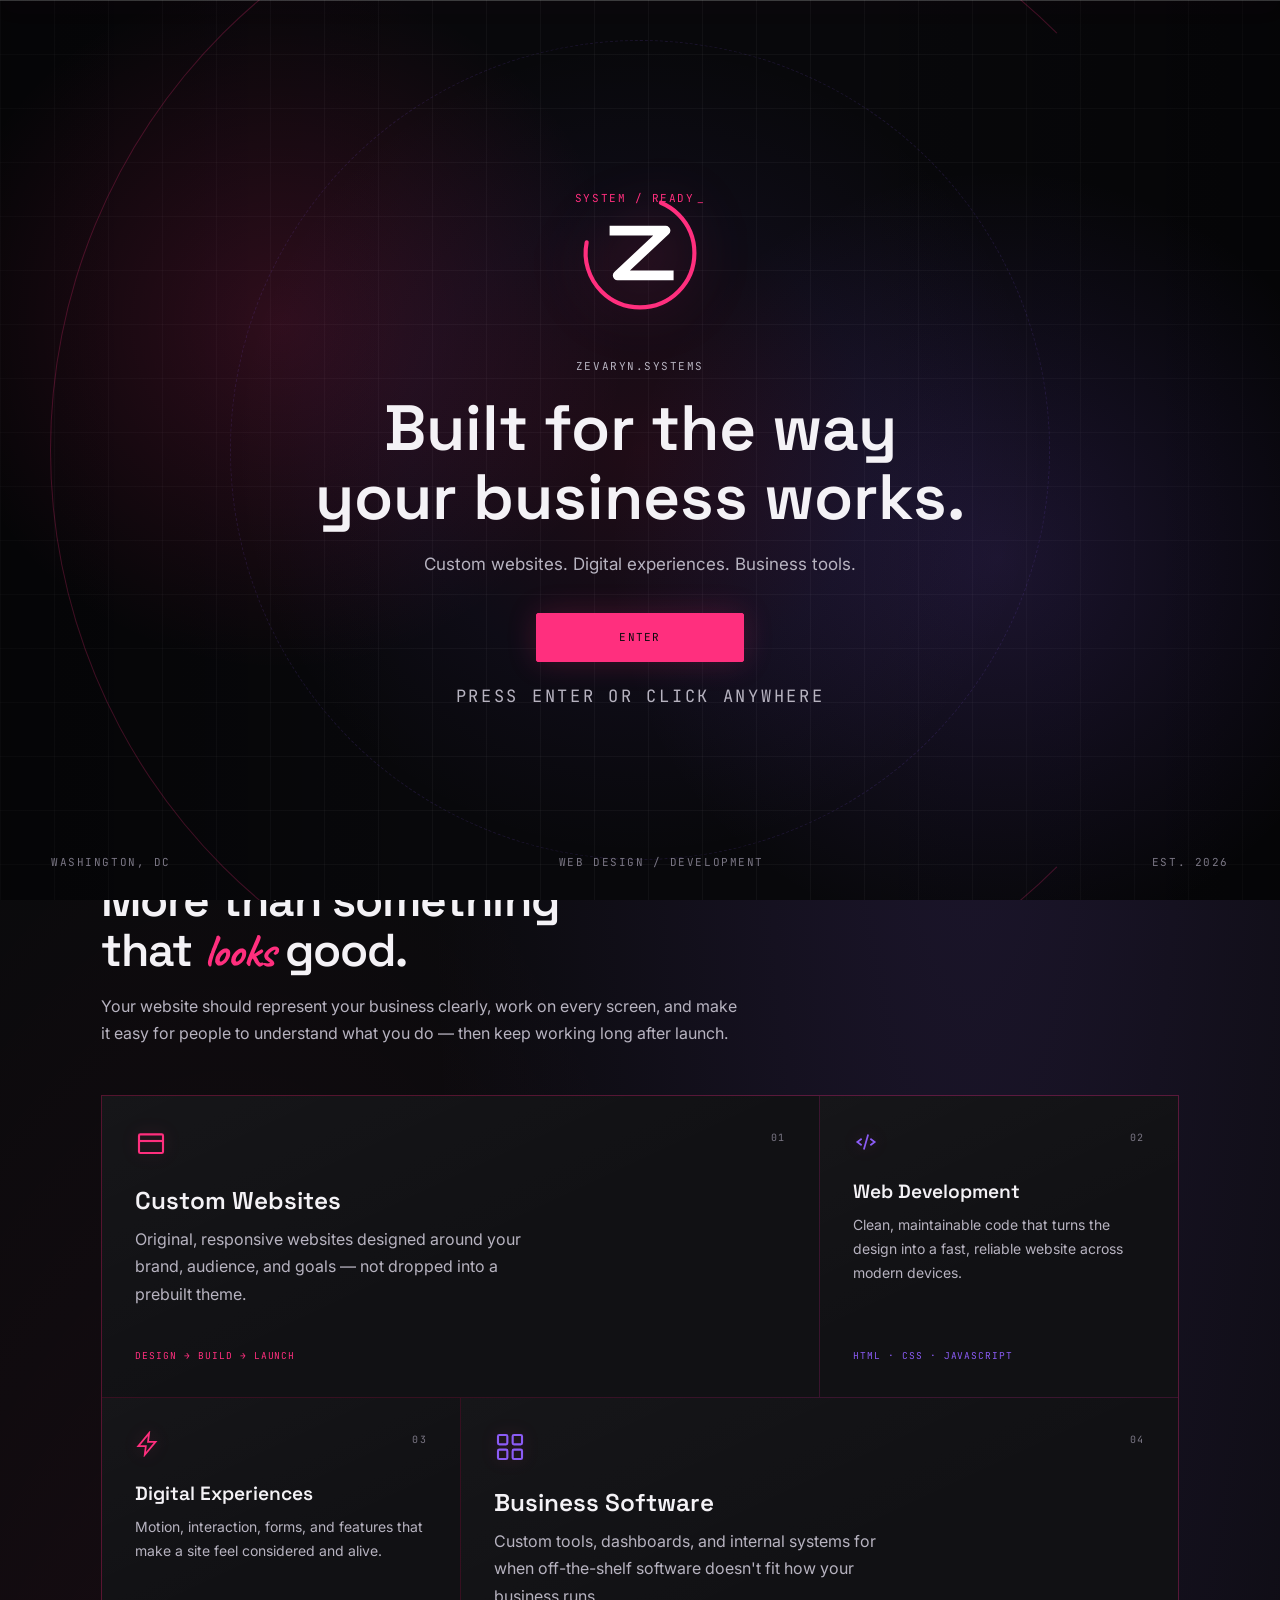
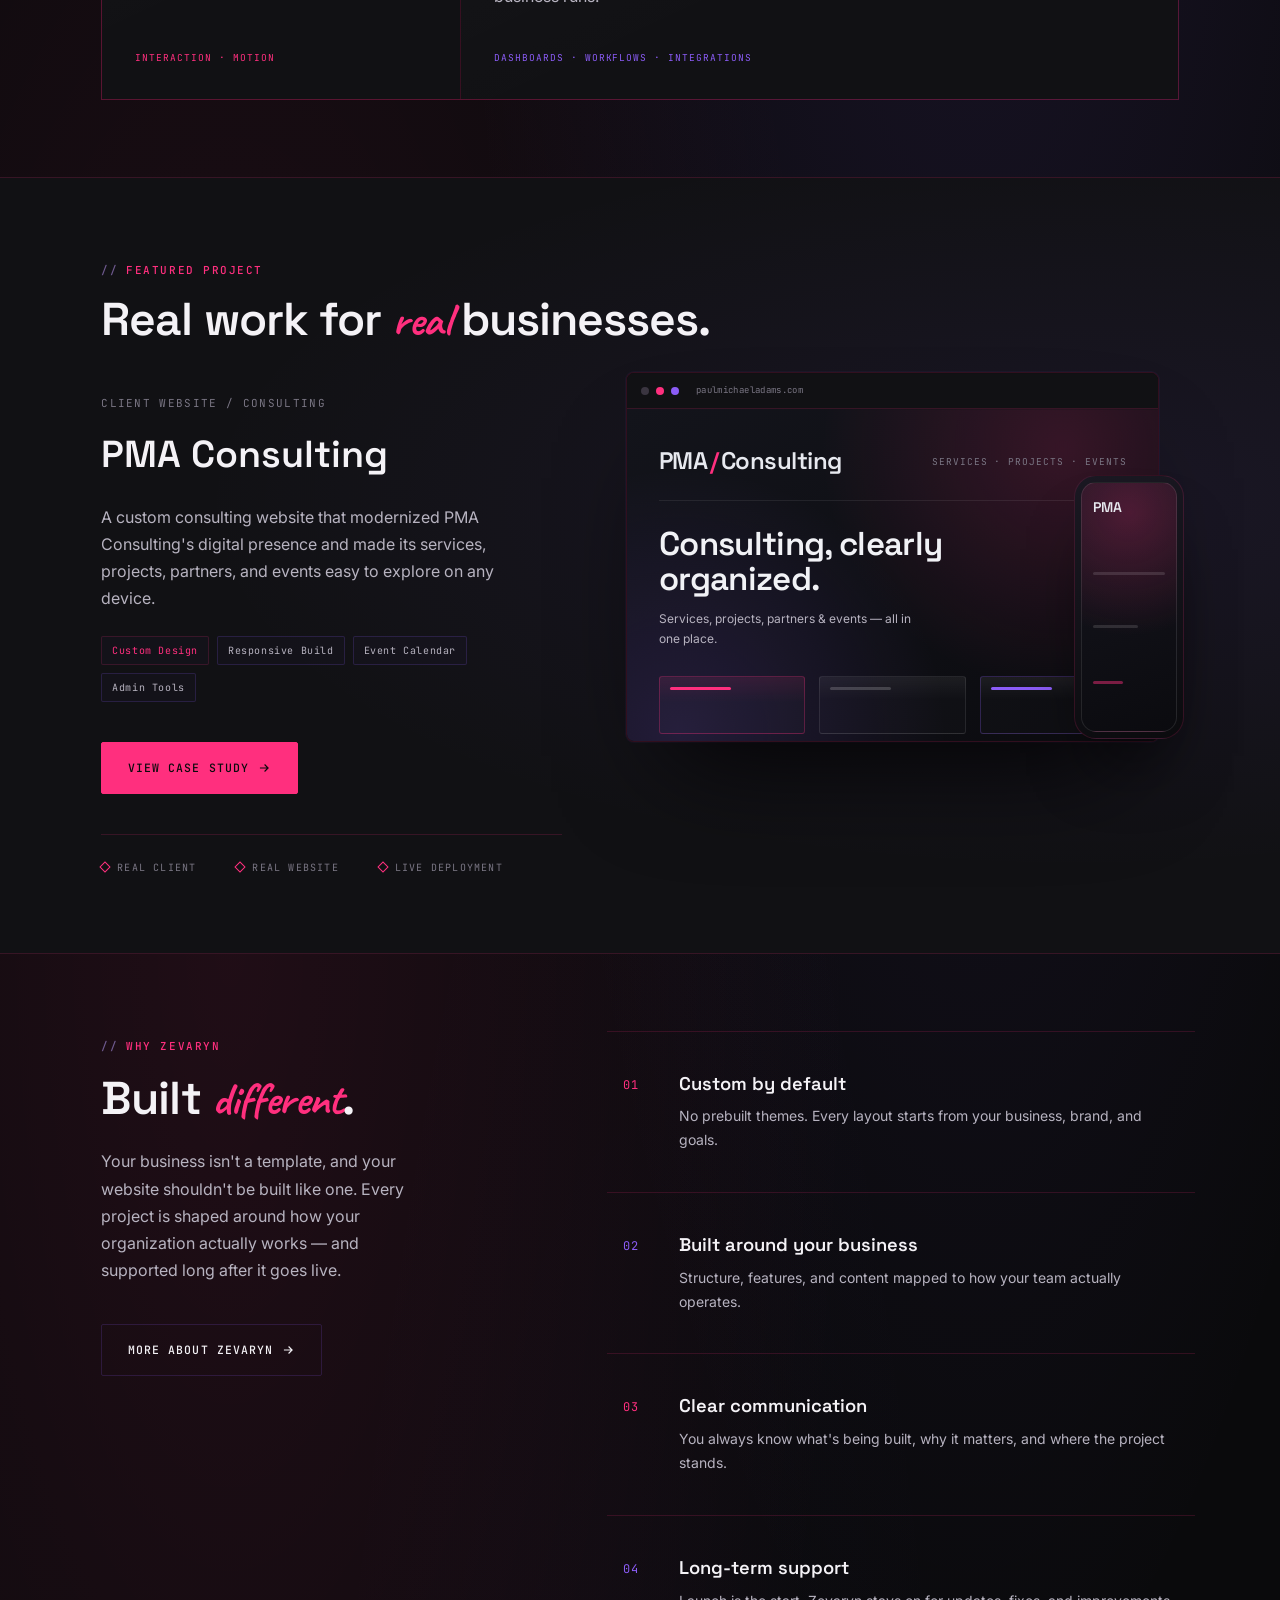
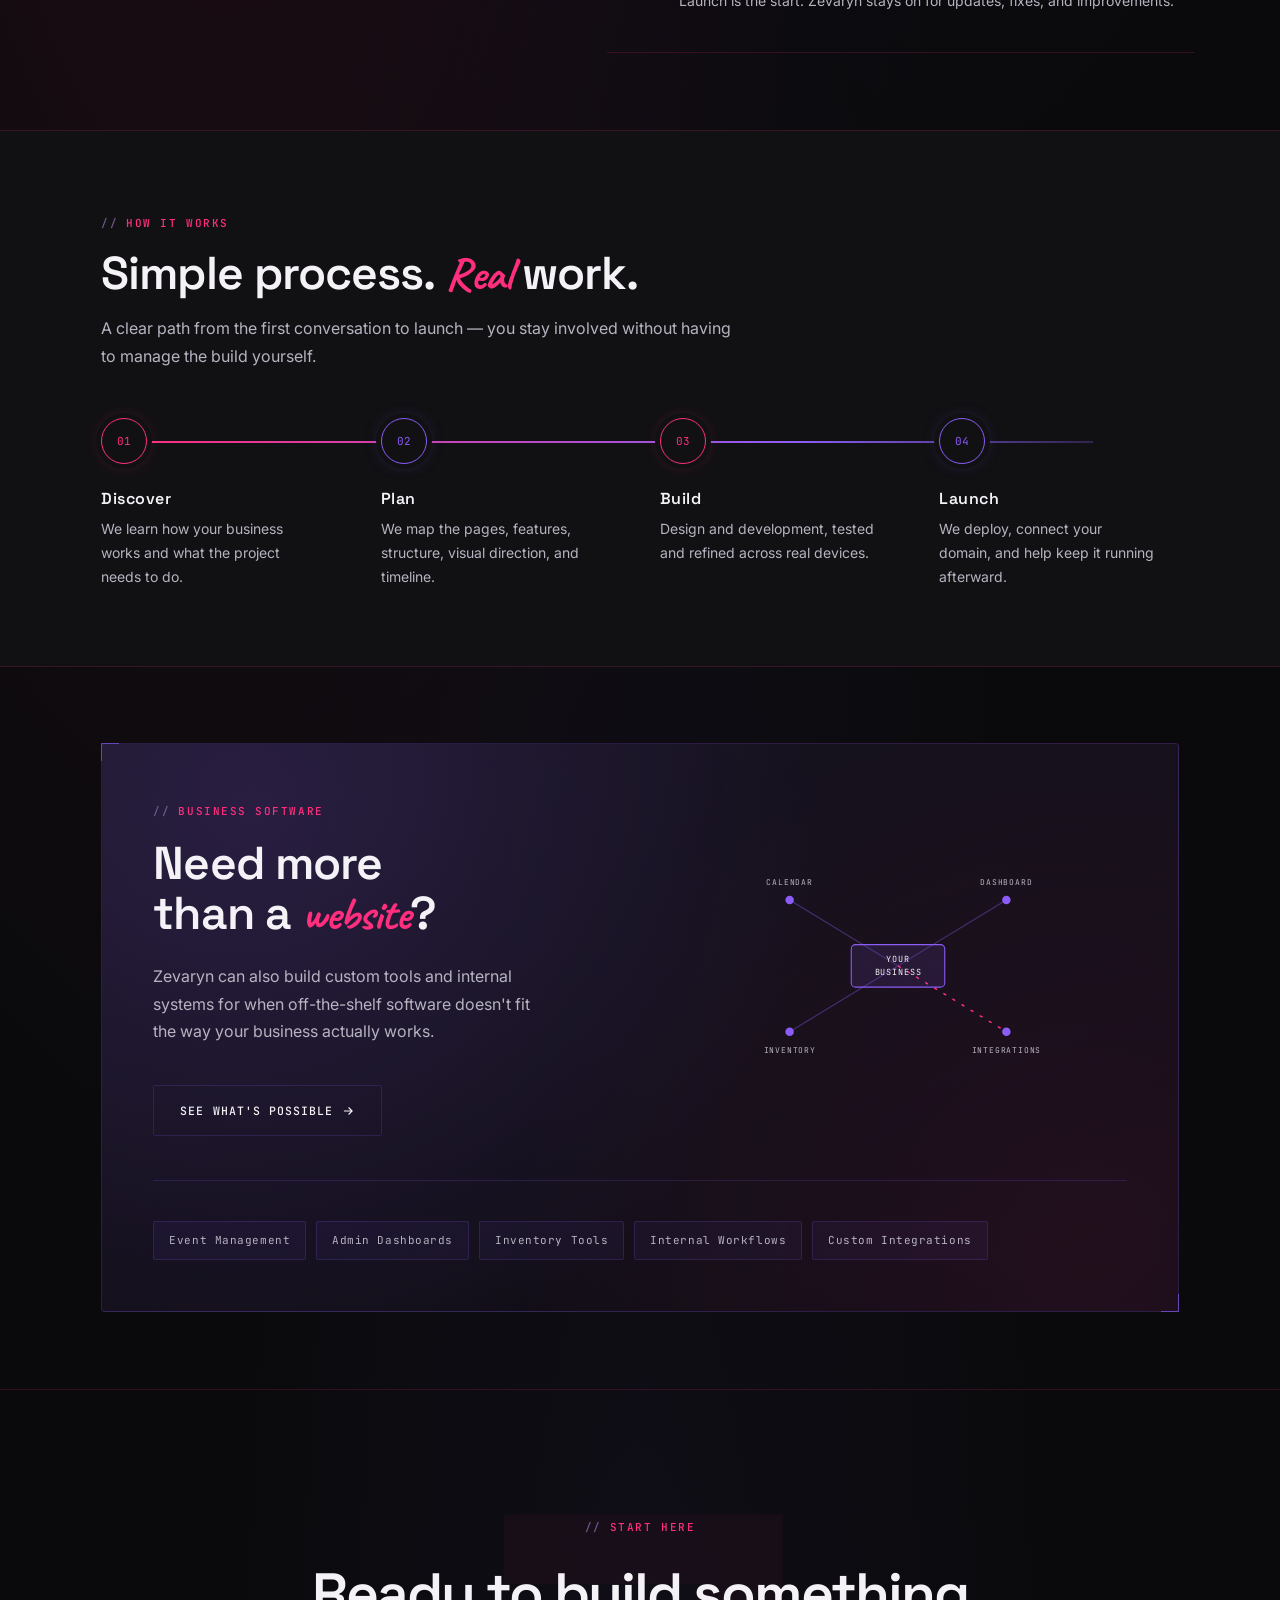
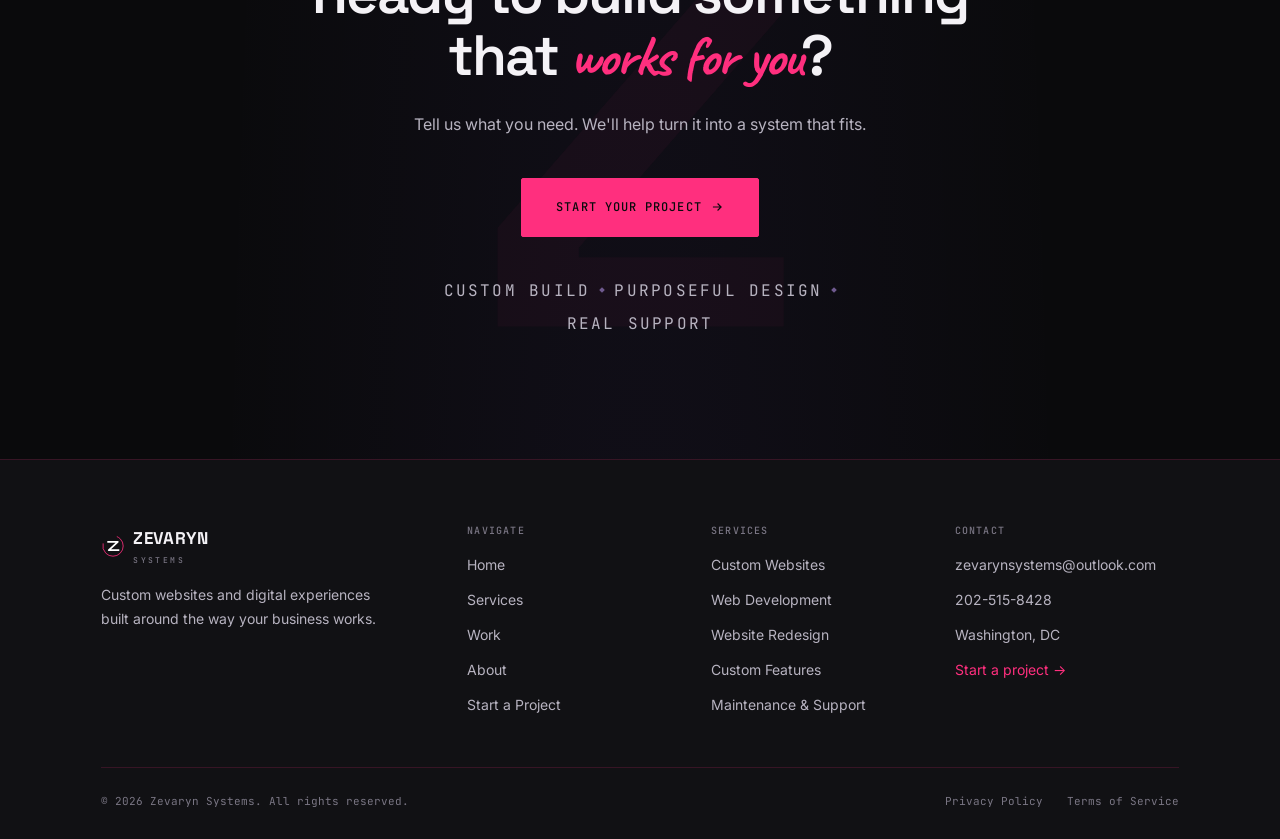
<file: index.html>
<!DOCTYPE html>
<html lang="en">

<head>
  <meta charset="UTF-8">
  <meta name="viewport" content="width=device-width, initial-scale=1.0">

  <title>Zevaryn Systems — Custom Websites &amp; Business Tools</title>

  <meta
    name="description"
    content="Zevaryn Systems designs and develops custom websites, digital experiences, and business tools built around the way your organization works — from first concept through launch and long-term support."
  >
  <link rel="canonical" href="https://zevarynsystems.com/">
  <meta property="og:title" content="Zevaryn Systems — Custom Websites &amp; Business Tools">
  <meta property="og:description" content="Custom websites, digital experiences, and business tools built around the way your organization works.">
  <meta property="og:type" content="website">
  <meta property="og:url" content="https://zevarynsystems.com/">
  <meta property="og:site_name" content="Zevaryn Systems">
  <meta property="og:image" content="https://zevarynsystems.com/images/zevaryn-social-card.png">
  <meta property="og:image:width" content="1200">
  <meta property="og:image:height" content="630">
  <meta property="og:image:alt" content="Zevaryn Systems — Built for the way your business works.">
  <meta name="twitter:card" content="summary">
  <meta name="twitter:title" content="Zevaryn Systems — Custom Websites &amp; Business Tools">
  <meta name="twitter:description" content="Custom websites, digital experiences, and business tools built around the way your organization works.">
  <meta name="twitter:image" content="https://zevarynsystems.com/images/zevaryn-social-card.png">
  <meta name="twitter:image:alt" content="Zevaryn Systems — Built for the way your business works.">
  <meta name="theme-color" content="#0a0a0c">

  <link rel="preconnect" href="https://fonts.googleapis.com">
  <link rel="preconnect" href="https://fonts.gstatic.com" crossorigin>
  <link rel="stylesheet" href="https://fonts.googleapis.com/css2?family=Space+Grotesk:wght@400;500;600;700&family=Inter:wght@400;500;600&family=JetBrains+Mono:wght@400;500&family=Caveat:wght@600;700&display=swap">

  <link rel="stylesheet" href="css/style.css">
  <link rel="stylesheet" href="css/home.css">
  <link rel="icon" href="data:image/svg+xml,%3Csvg xmlns='http://www.w3.org/2000/svg' viewBox='0 0 40 40'%3E%3Crect width='40' height='40' rx='8' fill='%230a0a0c'/%3E%3Ccircle cx='20' cy='20' r='15' fill='none' stroke='%23ff2f7e' stroke-width='2.4' stroke-dasharray='62 30' transform='rotate(-45 20 20)'/%3E%3Cpath d='M13 14H27L14 26H28' fill='none' stroke='%23f4f2f6' stroke-width='3.4' stroke-linecap='square' stroke-linejoin='round'/%3E%3C/svg%3E">

  <noscript>
    <style>#entry-screen { display: none !important; }</style>
  </noscript>

  <script type="application/ld+json">
  {
    "@context": "https://schema.org",
    "@type": "Organization",
    "name": "Zevaryn Systems",
    "url": "https://zevarynsystems.com/",
    "description": "Zevaryn Systems designs and develops custom websites, digital experiences, and business tools built around the way your organization works.",
    "founder": {
      "@type": "Person",
      "name": "Adam Pherigo",
      "jobTitle": "Founder & Developer"
    },
    "email": "zevarynsystems@outlook.com",
    "telephone": "+1-202-515-8428",
    "address": {
      "@type": "PostalAddress",
      "addressLocality": "Washington",
      "addressRegion": "DC",
      "addressCountry": "US"
    }
  }
  </script>
</head>

<body>

  <a class="skip-link" href="#main-content">Skip to main content</a>

  <!-- ==========================================================
       ENTRY SCREEN
       ========================================================== -->

  <section id="entry-screen" aria-labelledby="entry-title">

    <div class="entry-background" aria-hidden="true">
      <div class="entry-glow"></div>
      <div class="entry-orbit entry-orbit-one"></div>
      <div class="entry-orbit entry-orbit-two"></div>
      <div class="entry-scan"></div>
    </div>

    <div class="entry-interface">

      <div class="entry-status">INITIALIZING</div>

      <div class="entry-logo-wrap">
        <svg class="entry-logo" viewBox="0 0 40 40" fill="none" aria-hidden="true">
          <circle cx="20" cy="20" r="17" stroke="#ff2f7e" stroke-width="1.3" stroke-dasharray="70 30" stroke-linecap="round" transform="rotate(-45 20 20)"/>
          <path d="M12 13H28L13 27H29" stroke="#fff" stroke-width="3" stroke-linecap="square" stroke-linejoin="round"/>
        </svg>
      </div>

      <div class="entry-eyebrow">ZEVARYN.SYSTEMS</div>

      <h2 id="entry-title">Built for the way your business works.</h2>

      <p>Custom websites. Digital experiences. Business tools.</p>

      <div class="entry-actions">
        <button class="entry-button entry-button-primary" type="button" data-entry-enter>
          ENTER
        </button>
      </div>

      <p class="entry-hint">Press Enter or click anywhere</p>

    </div>

    <footer class="entry-footer">
      <span>WASHINGTON, DC</span>
      <span>WEB DESIGN / DEVELOPMENT</span>
      <span>EST. 2026</span>
    </footer>

  </section>



  <!-- ==========================================================
       BACKGROUND EFFECTS
       ========================================================== -->

  <div class="grid-overlay" aria-hidden="true"></div>
  <div class="grain" aria-hidden="true"></div>



  <!-- ==========================================================
       NAVIGATION
       ========================================================== -->

  <header class="site-nav">
    <div class="container nav-inner">

      <a href="index.html" class="nav-logo" aria-label="Zevaryn Systems — home">
        <svg viewBox="0 0 40 40" fill="none" aria-hidden="true">
          <circle cx="20" cy="20" r="17" stroke="#ff2f7e" stroke-width="1.3" stroke-dasharray="70 30" stroke-linecap="round" transform="rotate(-45 20 20)"/>
          <path d="M12 13H28L13 27H29" stroke="#fff" stroke-width="3" stroke-linecap="square" stroke-linejoin="round"/>
        </svg>
        <span>ZEVARYN<span class="sub">SYSTEMS</span></span>
      </a>

      <nav class="nav-links" aria-label="Primary navigation">
        <a href="index.html" class="active" aria-current="page">Home</a>
        <a href="services.html">Services</a>
        <a href="work.html">Work</a>
        <a href="about.html">About</a>
      </nav>

      <div class="nav-actions">
        <a href="start-a-project.html" class="nav-cta">Start a Project</a>
        <button class="nav-toggle" type="button" aria-label="Open navigation menu" aria-expanded="false" aria-controls="mobile-menu">
          <span></span><span></span><span></span>
        </button>
      </div>

    </div>
  </header>

  <div class="mobile-menu" id="mobile-menu" aria-label="Mobile navigation">
    <a href="index.html" class="active" aria-current="page">Home</a>
    <a href="services.html">Services</a>
    <a href="work.html">Work</a>
    <a href="about.html">About</a>
    <a href="start-a-project.html" class="m-cta">Start a Project →</a>
  </div>



  <!-- ==========================================================
       MAIN
       ========================================================== -->

  <main id="main-content">


    <!-- ========================================================
         1. HERO
         ======================================================== -->

    <section class="home-hero">

      <div class="container home-hero-grid">

        <div class="home-hero-copy">

          <p class="home-hero-eyebrow" data-r="1">
            Web Design <span>/</span> Development <span>/</span> <b>Business Systems</b>
          </p>

          <h1>
            <span class="line"><span>Built for the way</span></span>
            <span class="line"><span>your <span class="brush">business</span> works.</span></span>
          </h1>

          <p class="home-hero-lead" data-r="2">
            Zevaryn Systems designs and develops custom websites, digital
            experiences, and business tools built around the way your
            organization actually works.
          </p>

          <div class="home-hero-actions" data-r="3">
            <a href="start-a-project.html" class="btn btn-primary">
              Start a Project
              <svg viewBox="0 0 24 24" fill="none" aria-hidden="true"><path d="M5 12h14M13 6l6 6-6 6" stroke="currentColor" stroke-width="2"/></svg>
            </a>
            <a href="work.html" class="btn btn-ghost">
              View Our Work
              <svg viewBox="0 0 24 24" fill="none" aria-hidden="true"><path d="M5 12h14M13 6l6 6-6 6" stroke="currentColor" stroke-width="2"/></svg>
            </a>
          </div>

          <p class="home-hero-note" data-r="4">
            <b>Custom build.</b> <i>·</i> <b>Purposeful design.</b> <i>·</i> <b>Real support.</b>
          </p>

        </div>


        <div class="hero-interface" data-r="5" aria-hidden="true">
          <div class="hero-interface-inner">

            <span class="hi-arc hi-arc-a"></span>
            <span class="hi-arc hi-arc-b"></span>

            <span class="hi-coord hi-coord-tl">x:048 / y:048</span>
            <span class="hi-coord hi-coord-br">// BUILD.OK</span>
            <span class="hi-node"></span>

            <div class="hi-panel">

              <div class="hi-panel-head">
                <span class="hi-d"></span><span class="hi-d"></span><span class="hi-d"></span>
                <span class="hi-panel-title">zevaryn://systems</span>
                <span class="hi-panel-status">LIVE</span>
              </div>

              <span class="hi-scan"></span>

              <div class="hi-panel-body">

                <div class="hi-monogram">
                  <svg viewBox="0 0 40 40" fill="none"><path d="M12 13H28L13 27H29" stroke="currentColor" stroke-width="3.4" stroke-linecap="square" stroke-linejoin="round"/></svg>
                </div>

                <div class="hi-lines">
                  <div class="hi-line"><span>DESIGN</span><b></b></div>
                  <div class="hi-line"><span>BUILD</span><b></b></div>
                  <div class="hi-line"><span>DEPLOY</span><b></b></div>
                </div>

                <svg class="hi-spark" viewBox="0 0 200 44" preserveAspectRatio="none" aria-hidden="true">
                  <polyline points="0,34 26,28 48,31 74,16 104,22 136,9 168,14 200,4"/>
                  <circle cx="200" cy="4" r="2.5"/>
                </svg>

              </div>

            </div>

          </div>
        </div>

      </div>

    </section>



    <!-- ========================================================
         2. TRUST / CAPABILITY STRIP
         ======================================================== -->

    <section class="home-trust" aria-label="What Zevaryn delivers">
      <div class="container">
        <ul class="trust-list">
          <li><a href="#custom-websites">Custom Websites</a></li>
          <li><a href="#responsive-development">Responsive Development</a></li>
          <li><a href="#business-tools">Business Tools</a></li>
          <li><a href="#how-it-works">Launch &amp; Deployment</a></li>
          <li><a href="#why-zevaryn">Ongoing Support</a></li>
        </ul>
      </div>
    </section>



    <!-- ========================================================
         3. WHAT WE BUILD
         ======================================================== -->

    <section class="section home-build" id="what-we-build">

      <div class="container">

        <div class="section-heading reveal">
          <div class="label">What We Build</div>
          <h2>More than something that <span class="brush">looks</span> good.</h2>
          <p>
            Your website should represent your business clearly, work on
            every screen, and make it easy for people to understand what
            you do — then keep working long after launch.
          </p>
        </div>

        <div class="build-grid">

          <article class="build-card build-card-lg reveal" id="custom-websites">
            <div class="build-card-top">
              <svg viewBox="0 0 24 24" fill="none" stroke="#ff2f7e" stroke-width="1.6" aria-hidden="true">
                <rect x="3" y="4" width="18" height="14" rx="1"/><path d="M3 9h18"/>
              </svg>
              <span class="build-index">01</span>
            </div>
            <h3>Custom Websites</h3>
            <p>
              Original, responsive websites designed around your brand,
              audience, and goals — not dropped into a prebuilt theme.
            </p>
            <span class="build-tag">Design → Build → Launch</span>
          </article>

          <article class="build-card reveal" data-delay="60" id="responsive-development">
            <div class="build-card-top">
              <svg viewBox="0 0 24 24" fill="none" stroke="#8b5cf6" stroke-width="1.6" aria-hidden="true">
                <path d="m8 9-4 3 4 3"/><path d="m16 9 4 3-4 3"/><path d="m14 5-4 14"/>
              </svg>
              <span class="build-index">02</span>
            </div>
            <h3>Web Development</h3>
            <p>
              Clean, maintainable code that turns the design into a fast,
              reliable website across modern devices.
            </p>
            <span class="build-tag">HTML · CSS · JavaScript</span>
          </article>

          <article class="build-card reveal" data-delay="120">
            <div class="build-card-top">
              <svg viewBox="0 0 24 24" fill="none" stroke="#ff2f7e" stroke-width="1.6" aria-hidden="true">
                <path d="M13 2 3 14h7l-1 8 10-12h-7l1-8z"/>
              </svg>
              <span class="build-index">03</span>
            </div>
            <h3>Digital Experiences</h3>
            <p>
              Motion, interaction, forms, and features that make a site
              feel considered and alive.
            </p>
            <span class="build-tag">Interaction · Motion</span>
          </article>

          <article class="build-card build-card-wide reveal" data-delay="180">
            <div class="build-card-top">
              <svg viewBox="0 0 24 24" fill="none" stroke="#8b5cf6" stroke-width="1.6" aria-hidden="true">
                <rect x="3" y="3" width="7" height="7" rx="1"/><rect x="14" y="3" width="7" height="7" rx="1"/><rect x="3" y="14" width="7" height="7" rx="1"/><rect x="14" y="14" width="7" height="7" rx="1"/>
              </svg>
              <span class="build-index">04</span>
            </div>
            <h3>Business Software</h3>
            <p>
              Custom tools, dashboards, and internal systems for when
              off-the-shelf software doesn't fit how your business runs.
            </p>
            <span class="build-tag">Dashboards · Workflows · Integrations</span>
          </article>

        </div>

      </div>

    </section>



    <!-- ========================================================
         4. FEATURED PROJECT
         ======================================================== -->

    <section class="section home-featured">

      <div class="container">

        <div class="section-heading reveal">
          <div class="label">Featured Project</div>
          <h2>Real work for <span class="brush">real</span> businesses.</h2>
        </div>

        <div class="featured-layout">

          <div class="featured-copy reveal">

            <span class="eyebrow-tag">Client Website / Consulting</span>

            <h3>PMA Consulting</h3>

            <p>
              A custom consulting website that modernized PMA Consulting's
              digital presence and made its services, projects, partners,
              and events easy to explore on any device.
            </p>

            <div class="tag-row">
              <span class="tag tag-pink">Custom Design</span>
              <span class="tag">Responsive Build</span>
              <span class="tag">Event Calendar</span>
              <span class="tag">Admin Tools</span>
            </div>

            <a href="pma-consulting.html" class="btn btn-primary">
              View Case Study
              <svg viewBox="0 0 24 24" fill="none" aria-hidden="true"><path d="M5 12h14M13 6l6 6-6 6" stroke="currentColor" stroke-width="2"/></svg>
            </a>

            <ul class="featured-stamps">
              <li>Real client</li>
              <li>Real website</li>
              <li>Live deployment</li>
            </ul>

          </div>


          <div class="featured-media reveal" data-delay="140">

            <div class="featured-browser" data-parallax="1">
              <div class="fb-bar">
                <i></i><i></i><i></i>
                <em>paulmichaeladams.com</em>
              </div>
              <div class="fb-screen">
                <div class="fb-nav">
                  <span class="fb-mark">PMA<span>/</span>Consulting</span>
                  <span class="fb-nav-links">Services · Projects · Events</span>
                </div>
                <div class="fb-hero">
                  <span class="fb-hero-h">Consulting, clearly organized.</span>
                  <span class="fb-hero-p">Services, projects, partners &amp; events — all in one place.</span>
                </div>
                <div class="fb-cards" aria-hidden="true">
                  <span></span><span></span><span></span>
                </div>
              </div>
            </div>

            <div class="featured-phone" data-parallax="2.4" aria-hidden="true">
              <div class="fp-screen">
                <b>PMA</b>
                <span></span><span></span><span></span>
              </div>
            </div>

          </div>

        </div>

      </div>

    </section>



    <!-- ========================================================
         5. WHY ZEVARYN
         ======================================================== -->

    <section class="section home-why" id="why-zevaryn">

      <div class="container">

        <div class="why-layout">

          <div class="why-lead reveal">
            <div class="label">Why Zevaryn</div>
            <h2>Built <span class="brush">different</span>.</h2>
            <p>
              Your business isn't a template, and your website shouldn't be
              built like one. Every project is shaped around how your
              organization actually works — and supported long after it
              goes live.
            </p>
            <a href="about.html" class="btn btn-ghost">
              More About Zevaryn
              <svg viewBox="0 0 24 24" fill="none" aria-hidden="true"><path d="M5 12h14M13 6l6 6-6 6" stroke="currentColor" stroke-width="2"/></svg>
            </a>
          </div>

          <ol class="why-list">

            <li class="why-item reveal">
              <span class="why-num">01</span>
              <div>
                <h3>Custom by default</h3>
                <p>No prebuilt themes. Every layout starts from your business, brand, and goals.</p>
              </div>
            </li>

            <li class="why-item reveal" data-delay="70">
              <span class="why-num">02</span>
              <div>
                <h3>Built around your business</h3>
                <p>Structure, features, and content mapped to how your team actually operates.</p>
              </div>
            </li>

            <li class="why-item reveal" data-delay="140">
              <span class="why-num">03</span>
              <div>
                <h3>Clear communication</h3>
                <p>You always know what's being built, why it matters, and where the project stands.</p>
              </div>
            </li>

            <li class="why-item reveal" data-delay="210">
              <span class="why-num">04</span>
              <div>
                <h3>Long-term support</h3>
                <p>Launch is the start. Zevaryn stays on for updates, fixes, and improvements.</p>
              </div>
            </li>

          </ol>

        </div>

      </div>

    </section>



    <!-- ========================================================
         6. PROCESS
         ======================================================== -->

    <section class="section home-process" id="how-it-works">

      <div class="container">

        <div class="section-heading reveal">
          <div class="label">How It Works</div>
          <h2>Simple process. <span class="brush">Real</span> work.</h2>
          <p>
            A clear path from the first conversation to launch — you stay
            involved without having to manage the build yourself.
          </p>
        </div>

        <ol class="process-line reveal">

          <li class="pl-step">
            <div class="pl-dot">01</div>
            <h3>Discover</h3>
            <p>We learn how your business works and what the project needs to do.</p>
          </li>

          <li class="pl-step">
            <div class="pl-dot">02</div>
            <h3>Plan</h3>
            <p>We map the pages, features, structure, visual direction, and timeline.</p>
          </li>

          <li class="pl-step">
            <div class="pl-dot">03</div>
            <h3>Build</h3>
            <p>Design and development, tested and refined across real devices.</p>
          </li>

          <li class="pl-step">
            <div class="pl-dot">04</div>
            <h3>Launch</h3>
            <p>We deploy, connect your domain, and help keep it running afterward.</p>
          </li>

        </ol>

      </div>

    </section>



    <!-- ========================================================
         7. CUSTOM BUSINESS TOOLS
         ======================================================== -->

    <section class="section home-tools" id="business-tools">

      <div class="container">

        <div class="tools-panel tech-frame reveal">

          <div class="tools-grid">

            <div class="tools-copy">
              <div class="label">Business Software</div>
              <h2>Need more than a <span class="brush">website</span>?</h2>
              <p>
                Zevaryn can also build custom tools and internal systems for
                when off-the-shelf software doesn't fit the way your
                business actually works.
              </p>
              <a href="services.html" class="btn btn-ghost">
                See What's Possible
                <svg viewBox="0 0 24 24" fill="none" aria-hidden="true"><path d="M5 12h14M13 6l6 6-6 6" stroke="currentColor" stroke-width="2"/></svg>
              </a>
            </div>

            <svg class="tools-diagram" viewBox="0 0 320 220" aria-hidden="true">
              <line x1="160" y1="110" x2="58" y2="48"/>
              <line x1="160" y1="110" x2="262" y2="48"/>
              <line x1="160" y1="110" x2="58" y2="172"/>
              <line class="td-flow" x1="160" y1="110" x2="262" y2="172"/>
              <circle cx="58" cy="48" r="4"/>
              <circle cx="262" cy="48" r="4"/>
              <circle cx="58" cy="172" r="4"/>
              <circle cx="262" cy="172" r="4"/>
              <text class="td-label" x="58" y="34" text-anchor="middle">CALENDAR</text>
              <text class="td-label" x="262" y="34" text-anchor="middle">DASHBOARD</text>
              <text class="td-label" x="58" y="192" text-anchor="middle">INVENTORY</text>
              <text class="td-label" x="262" y="192" text-anchor="middle">INTEGRATIONS</text>
              <rect x="116" y="90" width="88" height="40" rx="4"/>
              <text x="160" y="106" text-anchor="middle">YOUR</text>
              <text x="160" y="119" text-anchor="middle">BUSINESS</text>
            </svg>

          </div>

          <ul class="tools-modules">
            <li>Event Management</li>
            <li>Admin Dashboards</li>
            <li>Inventory Tools</li>
            <li>Internal Workflows</li>
            <li>Custom Integrations</li>
          </ul>

        </div>

      </div>

    </section>



    <!-- ========================================================
         8. FINAL CTA
         ======================================================== -->

    <section class="home-final">

      <div class="final-watermark" aria-hidden="true">Z</div>

      <div class="container">
        <div class="final-inner reveal-scale">
          <div class="label">Start Here</div>
          <h2>Ready to build something that <span class="brush">works for you</span>?</h2>
          <p>Tell us what you need. We'll help turn it into a system that fits.</p>
          <a href="start-a-project.html" class="btn btn-primary btn-lg">
            Start Your Project
            <svg viewBox="0 0 24 24" fill="none" aria-hidden="true"><path d="M5 12h14M13 6l6 6-6 6" stroke="currentColor" stroke-width="2"/></svg>
          </a>
          <p class="final-meta"><span>Custom build</span><span>Purposeful design</span><span>Real support</span></p>
        </div>
      </div>

    </section>


  </main>



  <!-- ==========================================================
       FOOTER
       ========================================================== -->

  <footer class="site-footer">
    <div class="container">

      <div class="footer-grid">

        <div class="footer-brand">
          <a href="index.html" class="nav-logo" aria-label="Zevaryn Systems — home">
            <svg viewBox="0 0 40 40" fill="none" aria-hidden="true">
              <circle cx="20" cy="20" r="17" stroke="#ff2f7e" stroke-width="1.3" stroke-dasharray="70 30" stroke-linecap="round" transform="rotate(-45 20 20)"/>
              <path d="M12 13H28L13 27H29" stroke="#fff" stroke-width="3" stroke-linecap="square" stroke-linejoin="round"/>
            </svg>
            <span>ZEVARYN<span class="sub">SYSTEMS</span></span>
          </a>
          <p>Custom websites and digital experiences built around the way your business works.</p>
        </div>

        <nav class="footer-col" aria-label="Site">
          <h4>Navigate</h4>
          <a href="index.html">Home</a>
          <a href="services.html">Services</a>
          <a href="work.html">Work</a>
          <a href="about.html">About</a>
          <a href="start-a-project.html">Start a Project</a>
        </nav>

        <nav class="footer-col" aria-label="Services">
          <h4>Services</h4>
          <a href="services.html">Custom Websites</a>
          <a href="services.html">Web Development</a>
          <a href="services.html">Website Redesign</a>
          <a href="services.html">Custom Features</a>
          <a href="services.html#pricing">Maintenance &amp; Support</a>
        </nav>

        <div class="footer-col footer-contact">
          <h4>Contact</h4>
          <a href="mailto:zevarynsystems@outlook.com">zevarynsystems@outlook.com</a>
          <a href="tel:+12025158428">202-515-8428</a>
          <p>Washington, DC</p>
          <a href="start-a-project.html" class="footer-contact-cta">Start a project →</a>
        </div>

      </div>

      <div class="footer-bottom">
        <span>© 2026 Zevaryn Systems. All rights reserved.</span>
        <span class="footer-legal">
          <a href="privacy.html">Privacy Policy</a>
          <a href="terms.html">Terms of Service</a>
        </span>
      </div>

    </div>
  </footer>



  <!-- ==========================================================
       CURSOR
       ========================================================== -->

  <div class="cursor-halo" aria-hidden="true"></div>



  <!-- ==========================================================
       JAVASCRIPT
       ========================================================== -->

  <script src="js/main.js"></script>
  <script src="js/home.js"></script>

</body>

</html>
</file>
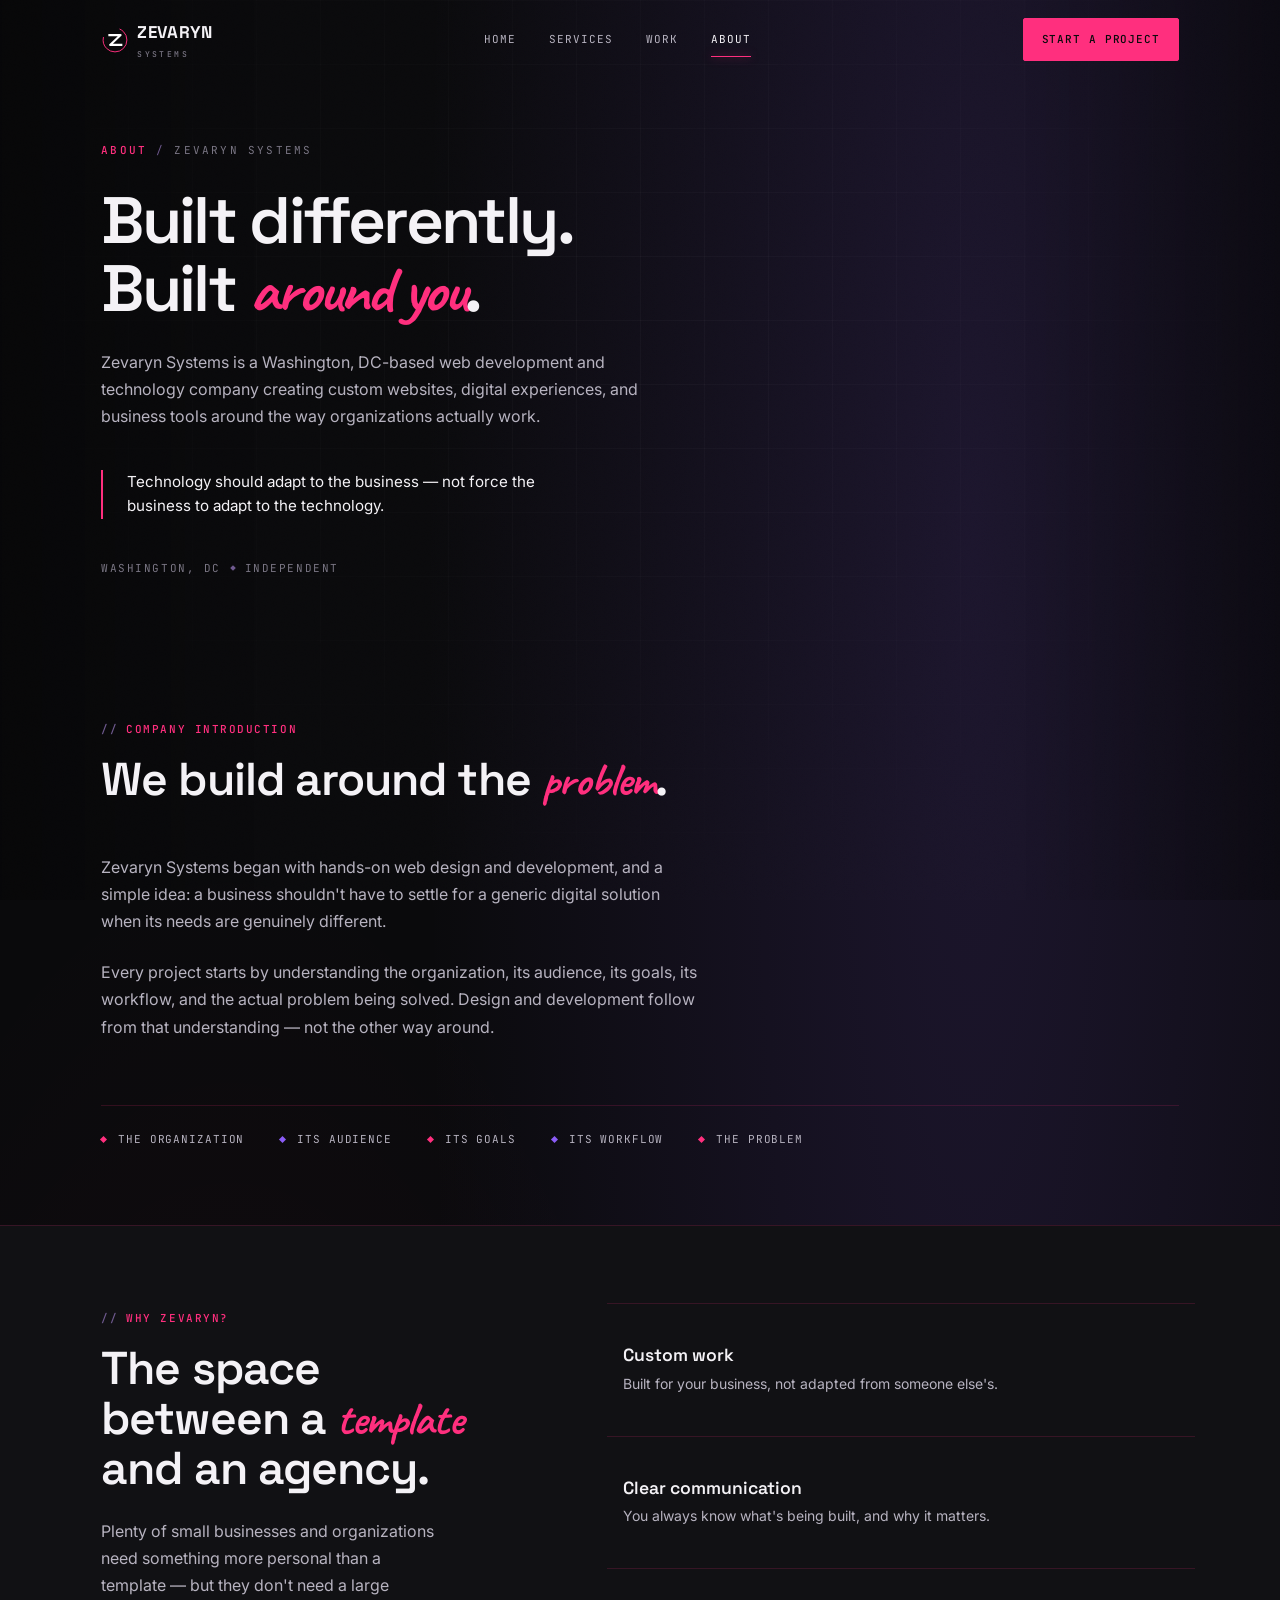
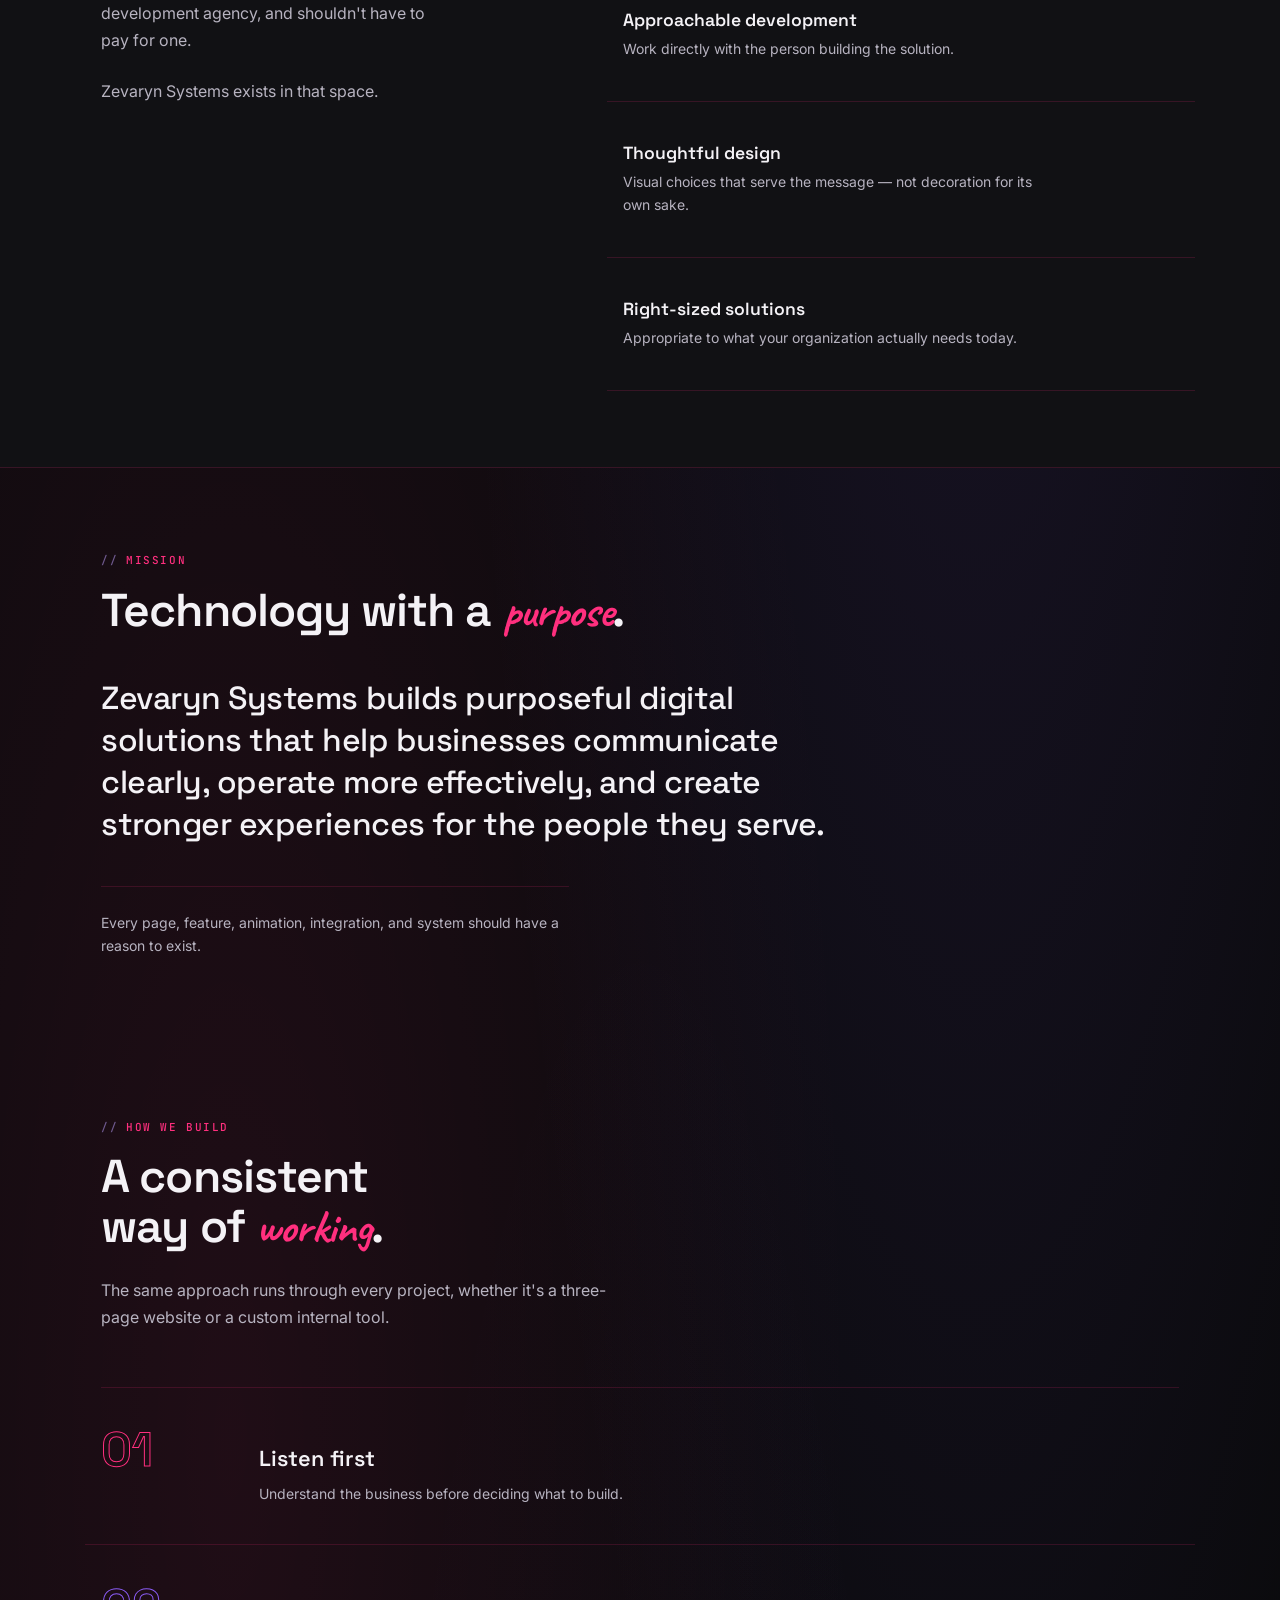
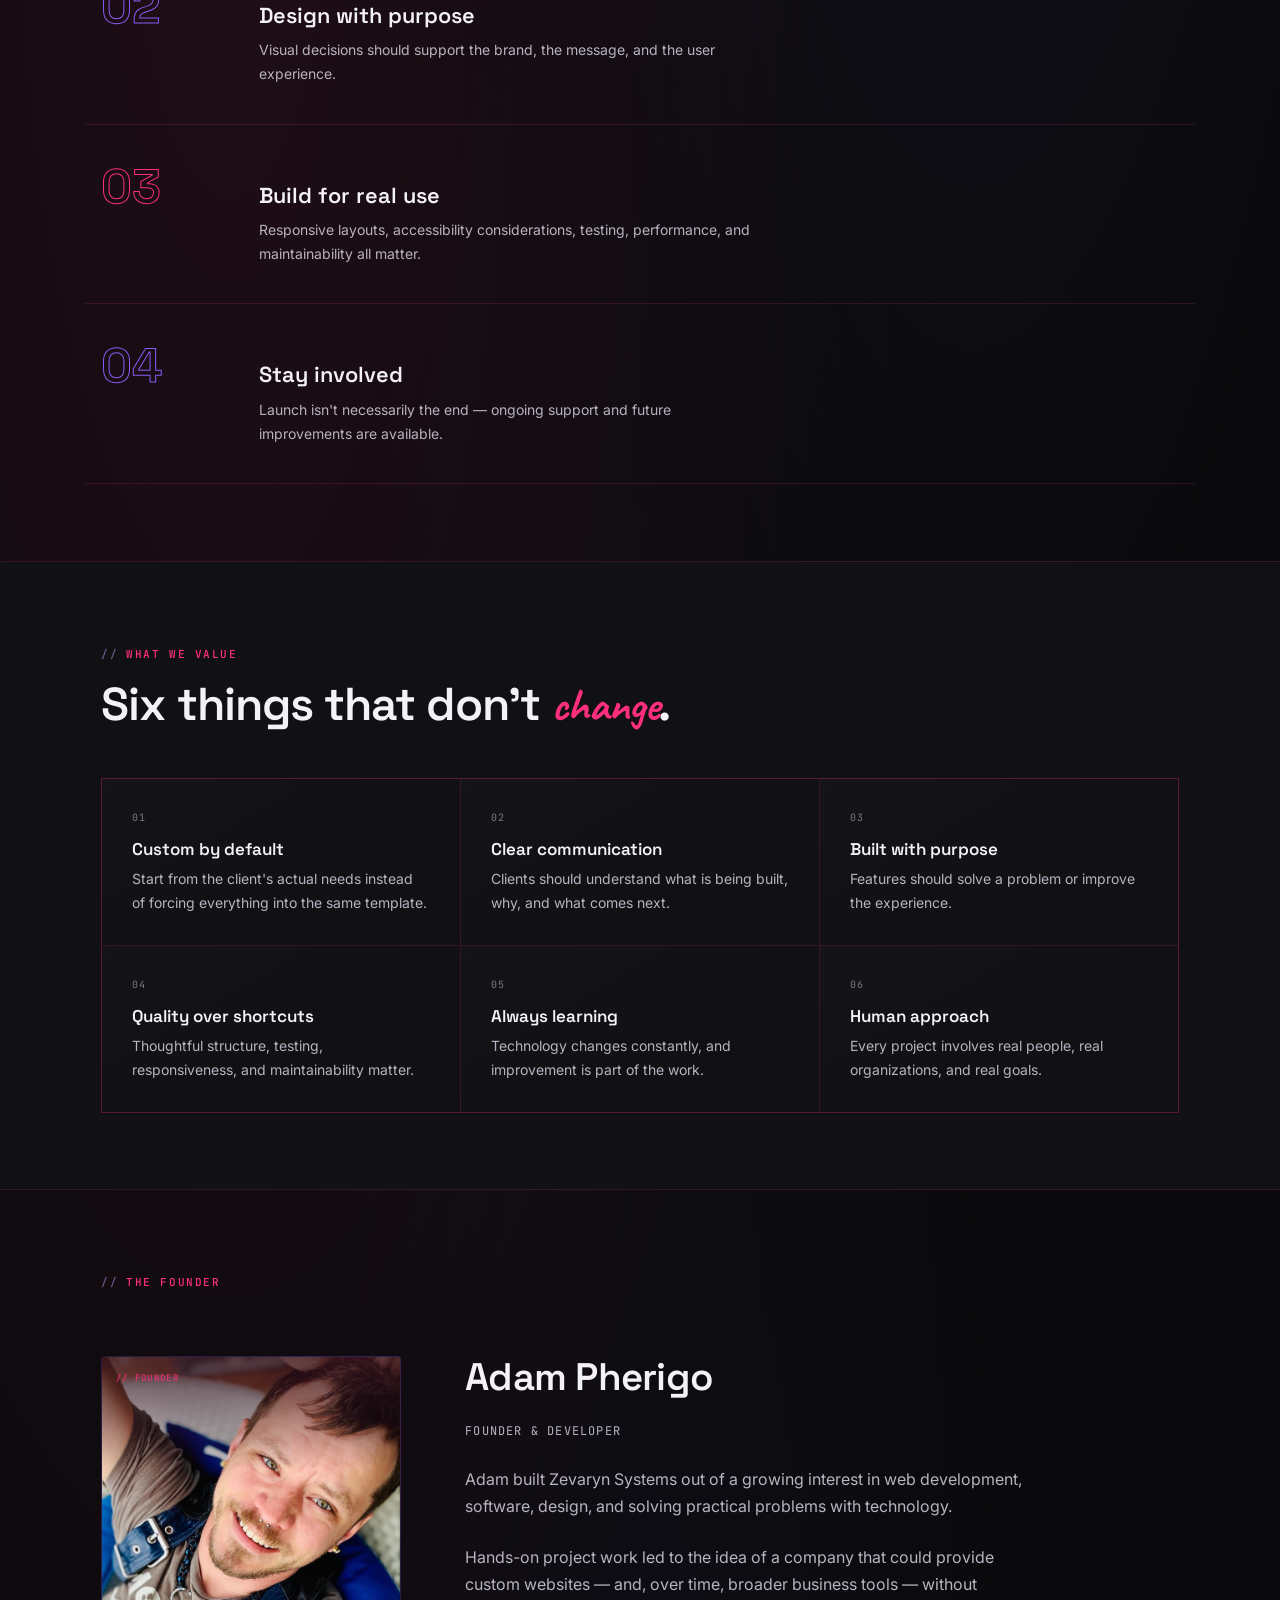
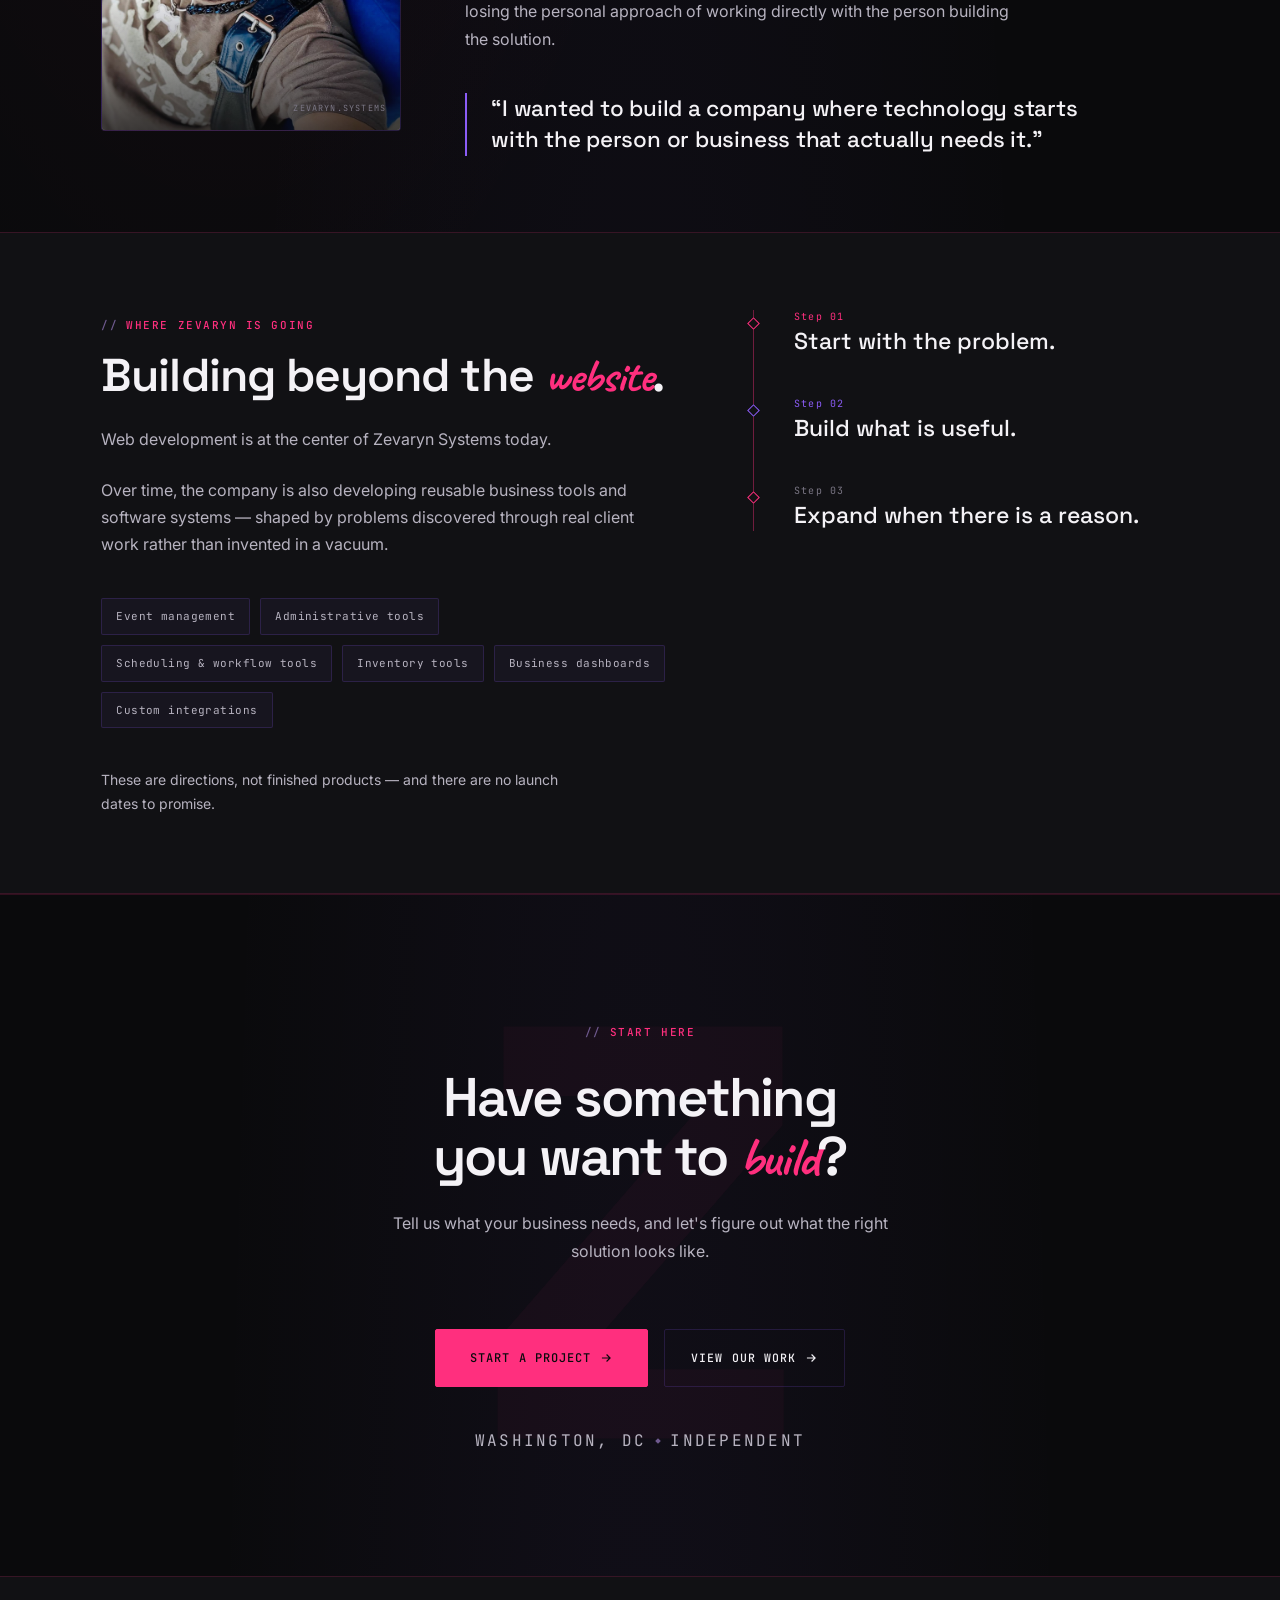
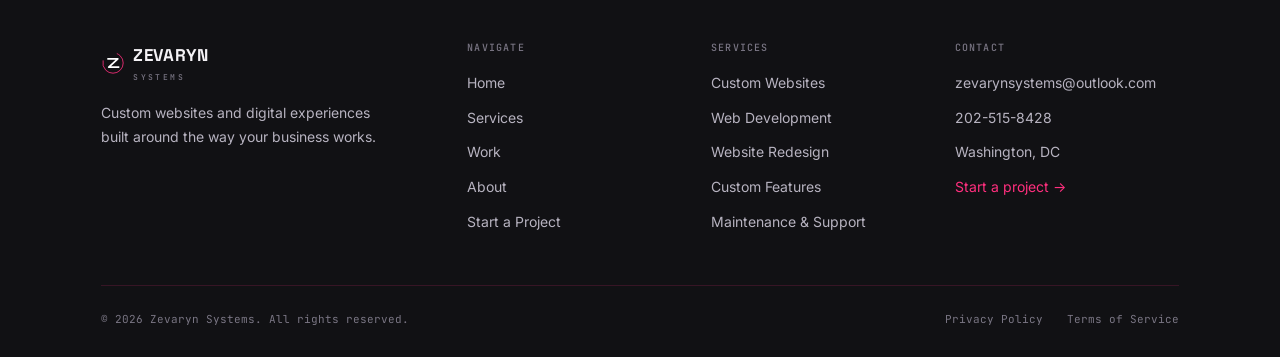
<file: about.html>
<!DOCTYPE html>
<html lang="en">

<head>
  <meta charset="UTF-8">
  <meta name="viewport" content="width=device-width, initial-scale=1.0">

  <title>About — Zevaryn Systems</title>

  <meta
    name="description"
    content="Zevaryn Systems is an independent Washington, DC web development and technology company building custom websites, digital experiences, and business tools around the way organizations actually work. Founded by Adam Pherigo."
  >
  <link rel="canonical" href="https://zevarynsystems.com/about.html">
  <meta property="og:title" content="About Zevaryn Systems">
  <meta property="og:description" content="Learn about Zevaryn Systems and its approach to custom websites, digital experiences, and business tools.">
  <meta property="og:type" content="website">
  <meta property="og:url" content="https://zevarynsystems.com/about.html">
  <meta property="og:site_name" content="Zevaryn Systems">
  <meta property="og:image" content="https://zevarynsystems.com/images/zevaryn-social-card.png">
  <meta property="og:image:width" content="1200">
  <meta property="og:image:height" content="630">
  <meta property="og:image:alt" content="Zevaryn Systems — Built for the way your business works.">
  <meta name="twitter:card" content="summary">
  <meta name="twitter:title" content="About Zevaryn Systems">
  <meta name="twitter:description" content="Learn about Zevaryn Systems and its approach to custom websites, digital experiences, and business tools.">
  <meta name="twitter:image" content="https://zevarynsystems.com/images/zevaryn-social-card.png">
  <meta name="twitter:image:alt" content="Zevaryn Systems — Built for the way your business works.">
  <meta name="theme-color" content="#0a0a0c">

  <link rel="preconnect" href="https://fonts.googleapis.com">
  <link rel="preconnect" href="https://fonts.gstatic.com" crossorigin>
  <link rel="stylesheet" href="https://fonts.googleapis.com/css2?family=Space+Grotesk:wght@400;500;600;700&family=Inter:wght@400;500;600&family=JetBrains+Mono:wght@400;500&family=Caveat:wght@600;700&display=swap">

  <link rel="stylesheet" href="css/style.css">
  <link rel="stylesheet" href="css/about.css">
  <link rel="icon" href="data:image/svg+xml,%3Csvg xmlns='http://www.w3.org/2000/svg' viewBox='0 0 40 40'%3E%3Crect width='40' height='40' rx='8' fill='%230a0a0c'/%3E%3Ccircle cx='20' cy='20' r='15' fill='none' stroke='%23ff2f7e' stroke-width='2.4' stroke-dasharray='62 30' transform='rotate(-45 20 20)'/%3E%3Cpath d='M13 14H27L14 26H28' fill='none' stroke='%23f4f2f6' stroke-width='3.4' stroke-linecap='square' stroke-linejoin='round'/%3E%3C/svg%3E">
</head>

<body>

  <a class="skip-link" href="#main-content">Skip to main content</a>

  <div class="grid-overlay" aria-hidden="true"></div>
  <div class="grain" aria-hidden="true"></div>



  <!-- ==========================================================
       NAVIGATION
       ========================================================== -->

  <header class="site-nav">
    <div class="container nav-inner">

      <a href="index.html" class="nav-logo" aria-label="Zevaryn Systems — home">
        <svg viewBox="0 0 40 40" fill="none" aria-hidden="true">
          <circle cx="20" cy="20" r="17" stroke="#ff2f7e" stroke-width="1.3" stroke-dasharray="70 30" stroke-linecap="round" transform="rotate(-45 20 20)"/>
          <path d="M12 13H28L13 27H29" stroke="#fff" stroke-width="3" stroke-linecap="square" stroke-linejoin="round"/>
        </svg>
        <span>ZEVARYN<span class="sub">SYSTEMS</span></span>
      </a>

      <nav class="nav-links" aria-label="Primary navigation">
        <a href="index.html">Home</a>
        <a href="services.html">Services</a>
        <a href="work.html">Work</a>
        <a href="about.html" class="active" aria-current="page">About</a>
      </nav>

      <div class="nav-actions">
        <a href="start-a-project.html" class="nav-cta">Start a Project</a>
        <button class="nav-toggle" type="button" aria-label="Open navigation menu" aria-expanded="false" aria-controls="mobile-menu">
          <span></span><span></span><span></span>
        </button>
      </div>

    </div>
  </header>

  <div class="mobile-menu" id="mobile-menu" aria-label="Mobile navigation">
    <a href="index.html">Home</a>
    <a href="services.html">Services</a>
    <a href="work.html">Work</a>
    <a href="about.html" class="active" aria-current="page">About</a>
    <a href="start-a-project.html" class="m-cta">Start a Project →</a>
  </div>



  <!-- ==========================================================
       MAIN
       ========================================================== -->

  <main id="main-content">


    <!-- ========================================================
         1. HERO
         ======================================================== -->

    <section class="about-hero">
      <div class="container">

        <p class="about-hero-eyebrow reveal in">
          <b>About</b> <span>/</span> Zevaryn Systems
        </p>

        <h1 class="reveal in" data-delay="80">
          <span class="line">Built differently.</span>
          <span class="line">Built <span class="brush">around you</span>.</span>
        </h1>

        <p class="about-hero-lead reveal in" data-delay="160">
          Zevaryn Systems is a Washington, DC-based web development and
          technology company creating custom websites, digital experiences,
          and business tools around the way organizations actually work.
        </p>

        <p class="about-hero-thesis reveal in" data-delay="240">
          Technology should adapt to the business — not force the business
          to adapt to the technology.
        </p>

        <p class="about-hero-meta reveal in" data-delay="320">
          <span>Washington, DC</span>
          <span>Independent</span>
        </p>

      </div>
    </section>



    <!-- ========================================================
         2. COMPANY INTRODUCTION
         ======================================================== -->

    <section class="section about-section">
      <div class="container">

        <div class="section-heading reveal">
          <div class="label">Company Introduction</div>
          <h2>We build around the <span class="brush">problem</span>.</h2>
        </div>

        <div class="about-intro-copy about-prose reveal">
          <p>
            Zevaryn Systems began with hands-on web design and development,
            and a simple idea: a business shouldn't have to settle for a
            generic digital solution when its needs are genuinely different.
          </p>
          <p>
            Every project starts by understanding the organization, its
            audience, its goals, its workflow, and the actual problem being
            solved. Design and development follow from that understanding —
            not the other way around.
          </p>

          <ul class="about-intro-strip">
            <li>The organization</li>
            <li>Its audience</li>
            <li>Its goals</li>
            <li>Its workflow</li>
            <li>The problem</li>
          </ul>
        </div>

      </div>
    </section>



    <!-- ========================================================
         3. WHY ZEVARYN EXISTS
         ======================================================== -->

    <section class="section about-section about-band">
      <div class="container">

        <div class="about-why-layout">

          <div class="about-why-lead reveal">
            <div class="label">Why Zevaryn?</div>
            <h2>The space between a <span class="brush">template</span> and an agency.</h2>
            <p>
              Plenty of small businesses and organizations need something
              more personal than a template — but they don't need a large
              development agency, and shouldn't have to pay for one.
            </p>
            <p>Zevaryn Systems exists in that space.</p>
          </div>

          <ul class="about-why-list">

            <li class="reveal">
              <h3>Custom work</h3>
              <p>Built for your business, not adapted from someone else's.</p>
            </li>

            <li class="reveal" data-delay="70">
              <h3>Clear communication</h3>
              <p>You always know what's being built, and why it matters.</p>
            </li>

            <li class="reveal" data-delay="140">
              <h3>Approachable development</h3>
              <p>Work directly with the person building the solution.</p>
            </li>

            <li class="reveal" data-delay="210">
              <h3>Thoughtful design</h3>
              <p>Visual choices that serve the message — not decoration for its own sake.</p>
            </li>

            <li class="reveal" data-delay="280">
              <h3>Right-sized solutions</h3>
              <p>Appropriate to what your organization actually needs today.</p>
            </li>

          </ul>

        </div>

      </div>
    </section>



    <!-- ========================================================
         4. MISSION
         ======================================================== -->

    <section class="section about-section">
      <div class="container">

        <div class="about-mission-inner reveal">
          <div class="label">Mission</div>
          <h2>Technology with a <span class="brush">purpose</span>.</h2>
          <p class="about-mission-statement">
            Zevaryn Systems builds purposeful digital solutions that help
            businesses communicate clearly, operate more effectively, and
            create stronger experiences for the people they serve.
          </p>
          <p class="about-mission-support">
            Every page, feature, animation, integration, and system should
            have a reason to exist.
          </p>
        </div>

      </div>
    </section>



    <!-- ========================================================
         5. HOW WE BUILD
         ======================================================== -->

    <section class="section about-section">
      <div class="container">

        <div class="about-how-lead reveal">
          <div class="label">How We Build</div>
          <h2>A consistent way of <span class="brush">working</span>.</h2>
          <p>
            The same approach runs through every project, whether it's a
            three-page website or a custom internal tool.
          </p>
        </div>

        <ol class="about-how-list">

          <li class="about-how-item reveal">
            <span class="about-how-num">01</span>
            <div>
              <h3>Listen first</h3>
              <p>Understand the business before deciding what to build.</p>
            </div>
          </li>

          <li class="about-how-item reveal" data-delay="80">
            <span class="about-how-num">02</span>
            <div>
              <h3>Design with purpose</h3>
              <p>Visual decisions should support the brand, the message, and the user experience.</p>
            </div>
          </li>

          <li class="about-how-item reveal" data-delay="160">
            <span class="about-how-num">03</span>
            <div>
              <h3>Build for real use</h3>
              <p>Responsive layouts, accessibility considerations, testing, performance, and maintainability all matter.</p>
            </div>
          </li>

          <li class="about-how-item reveal" data-delay="240">
            <span class="about-how-num">04</span>
            <div>
              <h3>Stay involved</h3>
              <p>Launch isn't necessarily the end — ongoing support and future improvements are available.</p>
            </div>
          </li>

        </ol>

      </div>
    </section>



    <!-- ========================================================
         6. COMPANY VALUES
         ======================================================== -->

    <section class="section about-section about-band">
      <div class="container">

        <div class="section-heading reveal">
          <div class="label">What We Value</div>
          <h2>Six things that don't <span class="brush">change</span>.</h2>
        </div>

        <div class="about-values-grid reveal">

          <div class="about-value">
            <span class="about-value-key">01</span>
            <h3>Custom by default</h3>
            <p>Start from the client's actual needs instead of forcing everything into the same template.</p>
          </div>

          <div class="about-value">
            <span class="about-value-key">02</span>
            <h3>Clear communication</h3>
            <p>Clients should understand what is being built, why, and what comes next.</p>
          </div>

          <div class="about-value">
            <span class="about-value-key">03</span>
            <h3>Built with purpose</h3>
            <p>Features should solve a problem or improve the experience.</p>
          </div>

          <div class="about-value">
            <span class="about-value-key">04</span>
            <h3>Quality over shortcuts</h3>
            <p>Thoughtful structure, testing, responsiveness, and maintainability matter.</p>
          </div>

          <div class="about-value">
            <span class="about-value-key">05</span>
            <h3>Always learning</h3>
            <p>Technology changes constantly, and improvement is part of the work.</p>
          </div>

          <div class="about-value">
            <span class="about-value-key">06</span>
            <h3>Human approach</h3>
            <p>Every project involves real people, real organizations, and real goals.</p>
          </div>

        </div>

      </div>
    </section>



    <!-- ========================================================
         7. FOUNDER
         ======================================================== -->

    <section class="section about-section">
      <div class="container">

        <div class="section-heading reveal">
          <div class="label">The Founder</div>
        </div>

        <div class="about-founder-layout">

          <div class="about-founder-portrait reveal">
            <div class="about-portrait-frame tech-frame">
              <img
                class="about-portrait-img"
                src="images/about-me-photo.jpg"
                alt="Adam Pherigo, Founder &amp; Developer of Zevaryn Systems"
                width="2048" height="2048"
                loading="lazy" decoding="async">
              <span class="about-portrait-veil" aria-hidden="true"></span>
              <span class="about-portrait-mono" aria-hidden="true">// FOUNDER</span>
              <span class="about-portrait-scan" aria-hidden="true"></span>
              <span class="about-portrait-tag" aria-hidden="true">ZEVARYN.SYSTEMS</span>
            </div>
          </div>

          <div class="about-founder-copy reveal" data-delay="100">
            <h2>Adam Pherigo</h2>
            <p class="about-founder-title">Founder &amp; Developer</p>
            <p>
              Adam built Zevaryn Systems out of a growing interest in web
              development, software, design, and solving practical problems
              with technology.
            </p>
            <p>
              Hands-on project work led to the idea of a company that could
              provide custom websites — and, over time, broader business
              tools — without losing the personal approach of working
              directly with the person building the solution.
            </p>
            <blockquote class="about-founder-quote">
              “I wanted to build a company where technology starts with the
              person or business that actually needs it.”
            </blockquote>
          </div>

        </div>

      </div>
    </section>



    <!-- ========================================================
         8. COMPANY DIRECTION
         ======================================================== -->

    <section class="section about-section about-band">
      <div class="container">

        <div class="about-direction-layout">

          <div class="about-direction-copy reveal">
            <div class="label">Where Zevaryn Is Going</div>
            <h2>Building beyond the <span class="brush">website</span>.</h2>
            <p>Web development is at the center of Zevaryn Systems today.</p>
            <p>
              Over time, the company is also developing reusable business
              tools and software systems — shaped by problems discovered
              through real client work rather than invented in a vacuum.
            </p>

            <ul class="about-direction-examples">
              <li>Event management</li>
              <li>Administrative tools</li>
              <li>Scheduling &amp; workflow tools</li>
              <li>Inventory tools</li>
              <li>Business dashboards</li>
              <li>Custom integrations</li>
            </ul>

            <p class="about-direction-note">
              These are directions, not finished products — and there are
              no launch dates to promise.
            </p>
          </div>

          <ol class="about-direction-beats reveal" data-delay="100">
            <li><span>Step 01</span>Start with the problem.</li>
            <li><span>Step 02</span>Build what is useful.</li>
            <li><span>Step 03</span>Expand when there is a reason.</li>
          </ol>

        </div>

      </div>
    </section>



    <!-- ========================================================
         9. FINAL CTA
         ======================================================== -->

    <section class="about-final">

      <div class="about-final-watermark" aria-hidden="true">Z</div>

      <div class="container">
        <div class="about-final-inner reveal-scale">
          <div class="label">Start Here</div>
          <h2>Have something you want to <span class="brush">build</span>?</h2>
          <p>Tell us what your business needs, and let's figure out what the right solution looks like.</p>
          <div class="about-final-actions">
            <a href="start-a-project.html" class="btn btn-primary about-btn-lg">
              Start a Project
              <svg viewBox="0 0 24 24" fill="none" aria-hidden="true"><path d="M5 12h14M13 6l6 6-6 6" stroke="currentColor" stroke-width="2"/></svg>
            </a>
            <a href="work.html" class="btn btn-ghost">
              View Our Work
              <svg viewBox="0 0 24 24" fill="none" aria-hidden="true"><path d="M5 12h14M13 6l6 6-6 6" stroke="currentColor" stroke-width="2"/></svg>
            </a>
          </div>
          <p class="about-final-meta">
            <span>Washington, DC</span>
            <span>Independent</span>
          </p>
        </div>
      </div>

    </section>


  </main>



  <!-- ==========================================================
       FOOTER
       ========================================================== -->

  <footer class="site-footer">
    <div class="container">

      <div class="footer-grid">

        <div class="footer-brand">
          <a href="index.html" class="nav-logo" aria-label="Zevaryn Systems — home">
            <svg viewBox="0 0 40 40" fill="none" aria-hidden="true">
              <circle cx="20" cy="20" r="17" stroke="#ff2f7e" stroke-width="1.3" stroke-dasharray="70 30" stroke-linecap="round" transform="rotate(-45 20 20)"/>
              <path d="M12 13H28L13 27H29" stroke="#fff" stroke-width="3" stroke-linecap="square" stroke-linejoin="round"/>
            </svg>
            <span>ZEVARYN<span class="sub">SYSTEMS</span></span>
          </a>
          <p>Custom websites and digital experiences built around the way your business works.</p>
        </div>

        <nav class="footer-col" aria-label="Site">
          <h4>Navigate</h4>
          <a href="index.html">Home</a>
          <a href="services.html">Services</a>
          <a href="work.html">Work</a>
          <a href="about.html">About</a>
          <a href="start-a-project.html">Start a Project</a>
        </nav>

        <nav class="footer-col" aria-label="Services">
          <h4>Services</h4>
          <a href="services.html">Custom Websites</a>
          <a href="services.html">Web Development</a>
          <a href="services.html">Website Redesign</a>
          <a href="services.html">Custom Features</a>
          <a href="services.html#pricing">Maintenance &amp; Support</a>
        </nav>

        <div class="footer-col footer-contact">
          <h4>Contact</h4>
          <a href="mailto:zevarynsystems@outlook.com">zevarynsystems@outlook.com</a>
          <a href="tel:+12025158428">202-515-8428</a>
          <p>Washington, DC</p>
          <a href="start-a-project.html" class="footer-contact-cta">Start a project →</a>
        </div>

      </div>

      <div class="footer-bottom">
        <span>© 2026 Zevaryn Systems. All rights reserved.</span>
        <span class="footer-legal">
          <a href="privacy.html">Privacy Policy</a>
          <a href="terms.html">Terms of Service</a>
        </span>
      </div>

    </div>
  </footer>

  <div class="cursor-halo" aria-hidden="true"></div>

  <script src="js/main.js"></script>

</body>

</html>
</file>
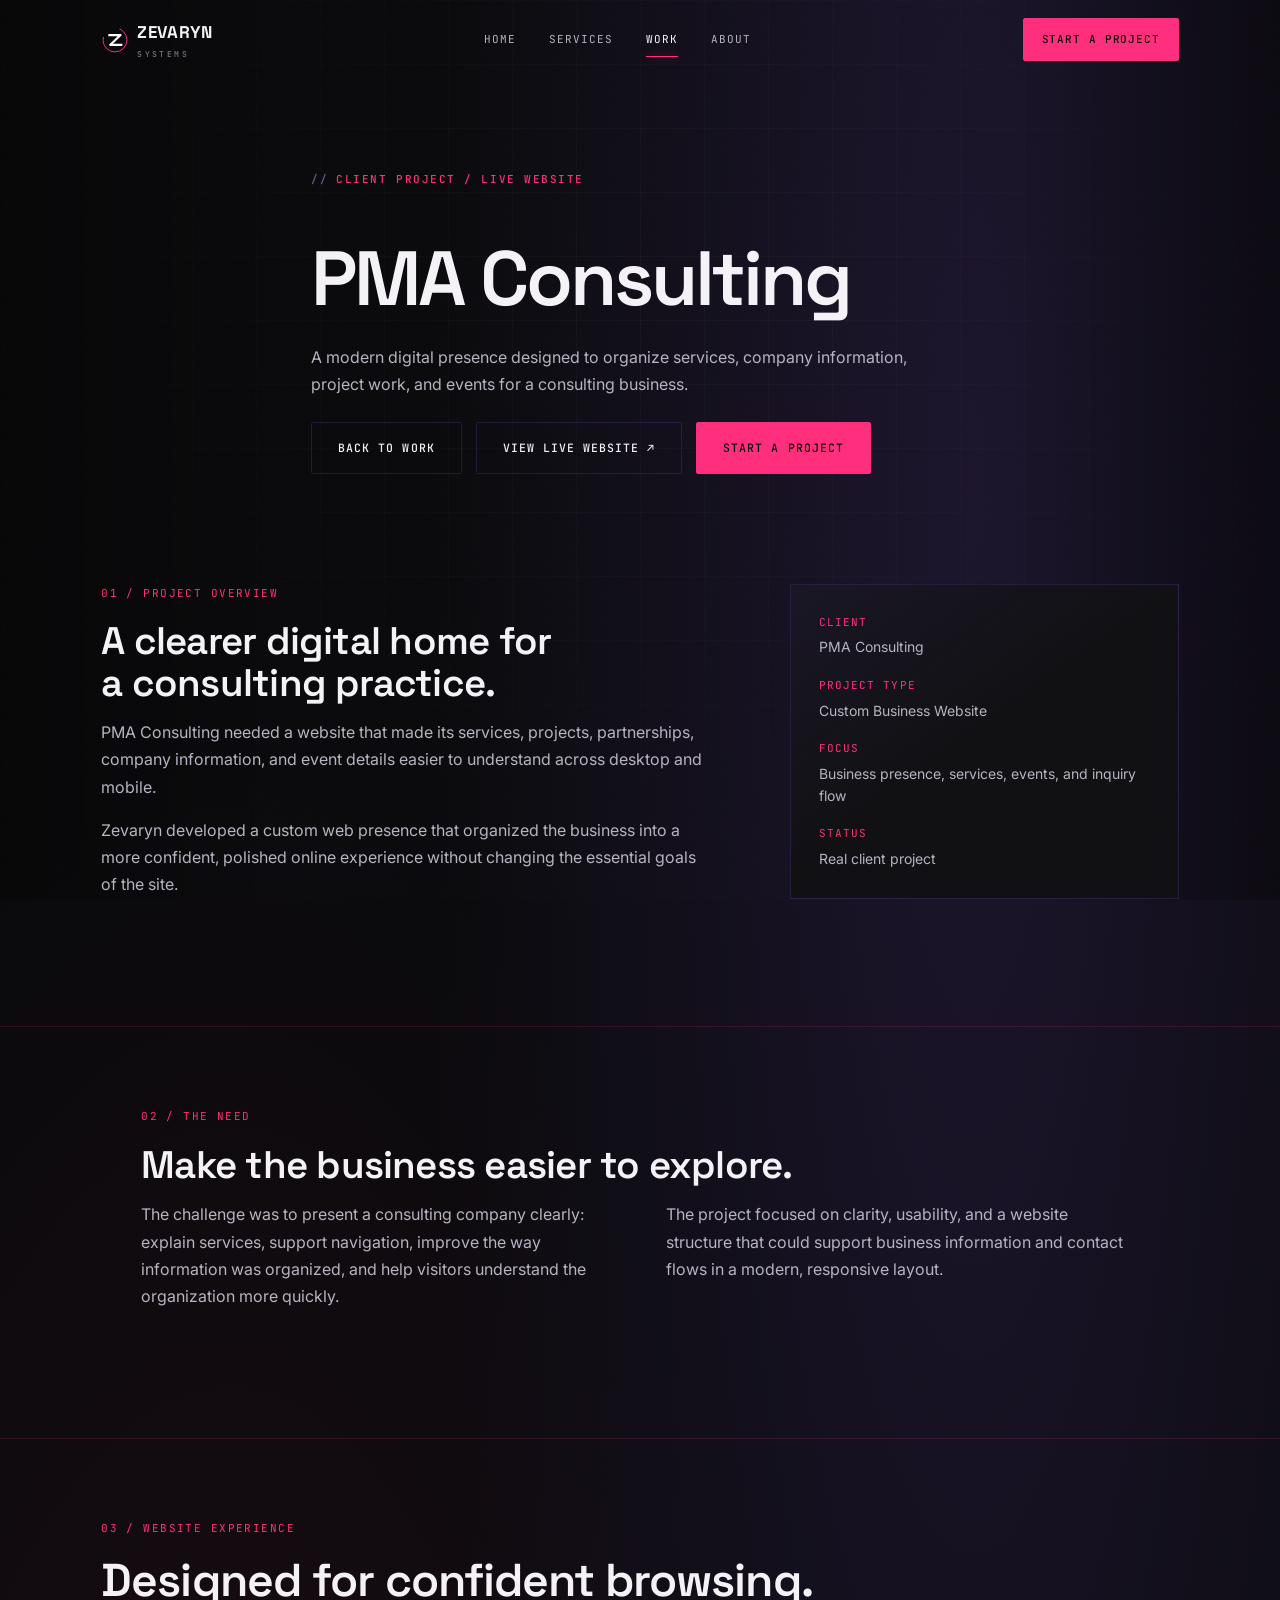
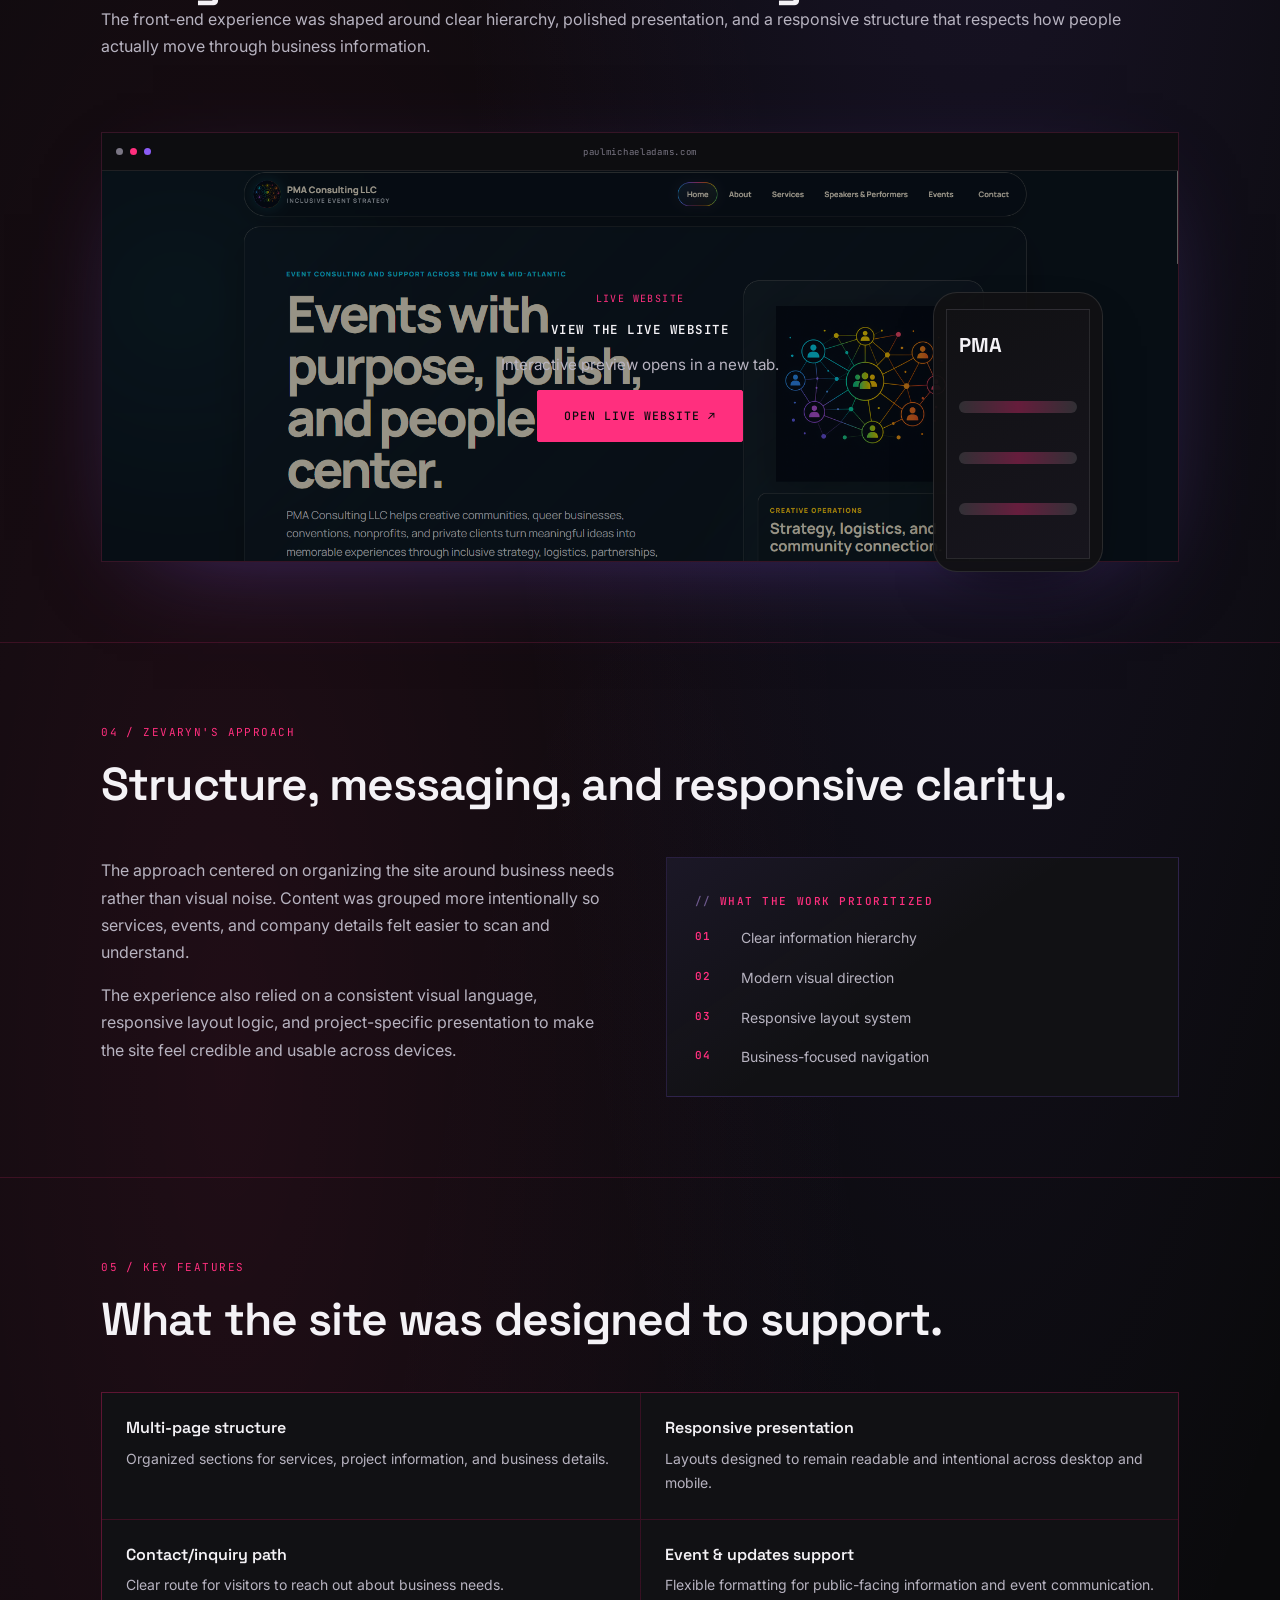
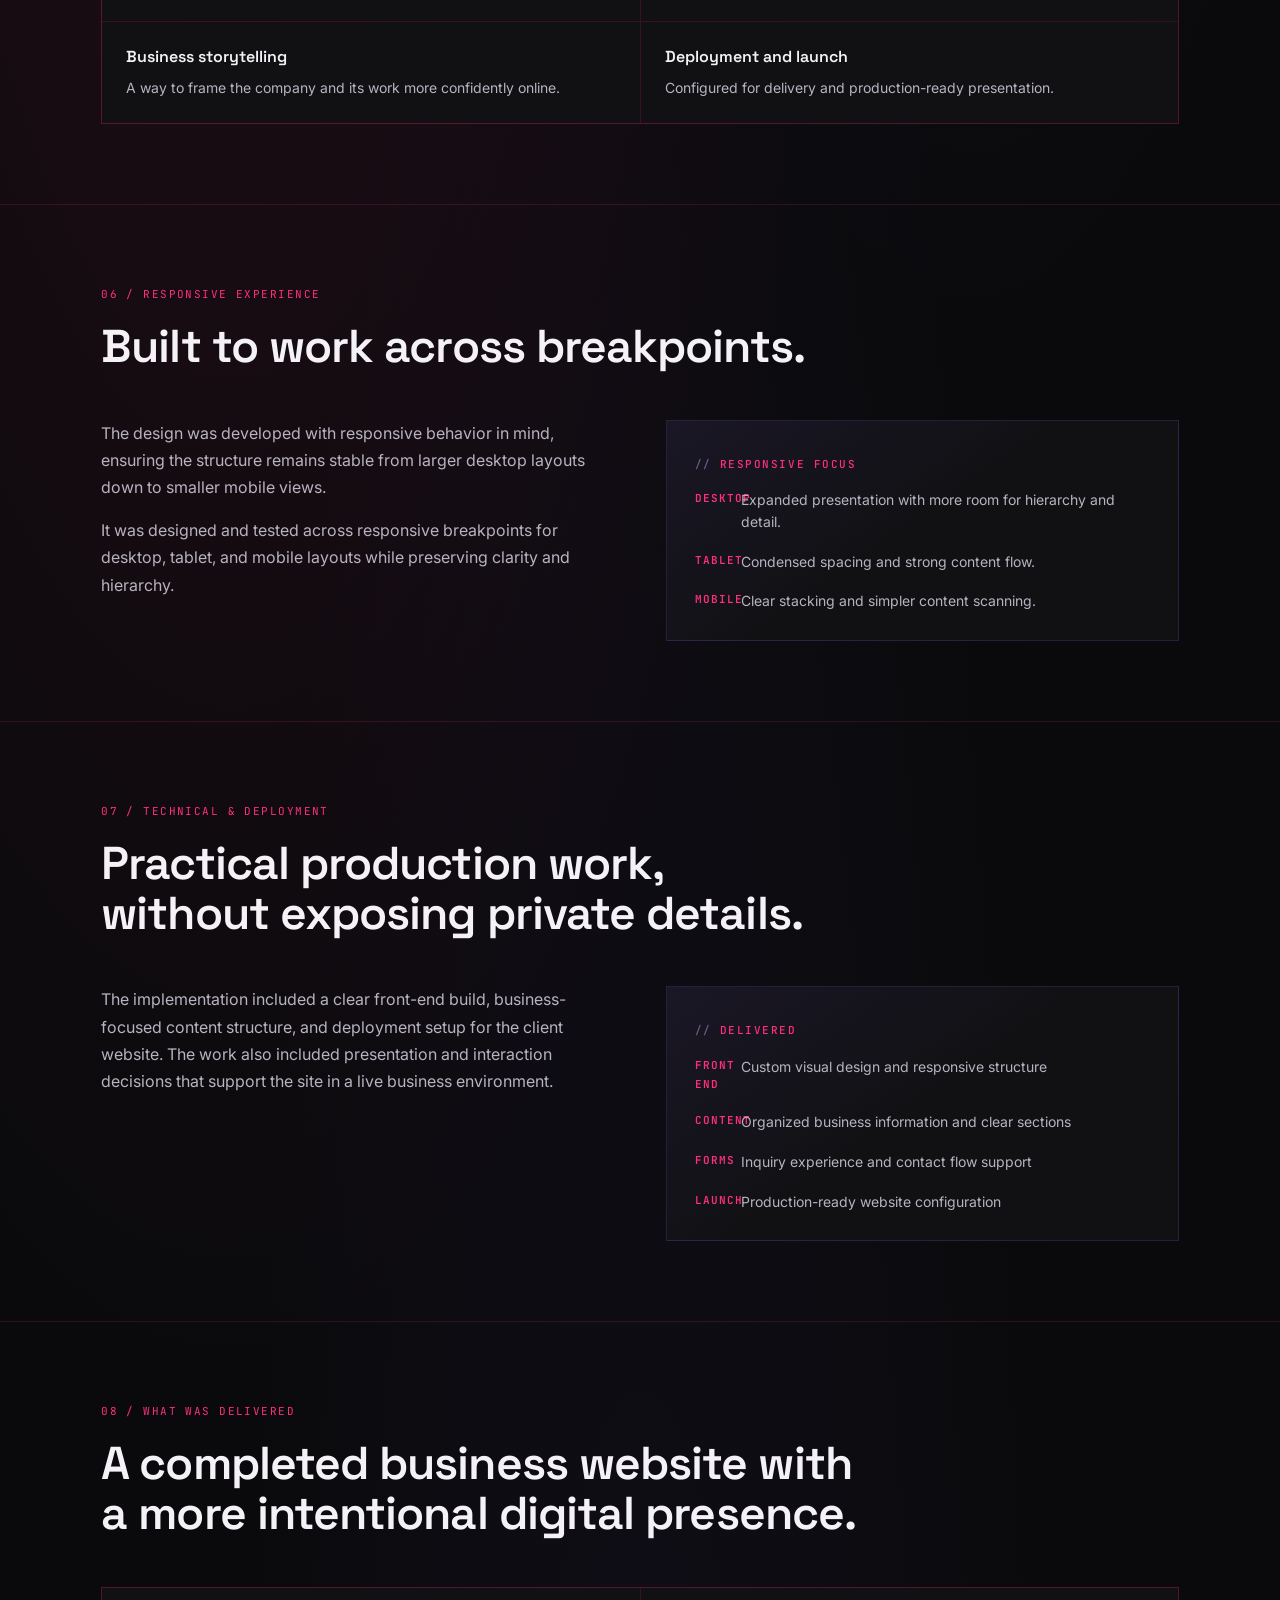
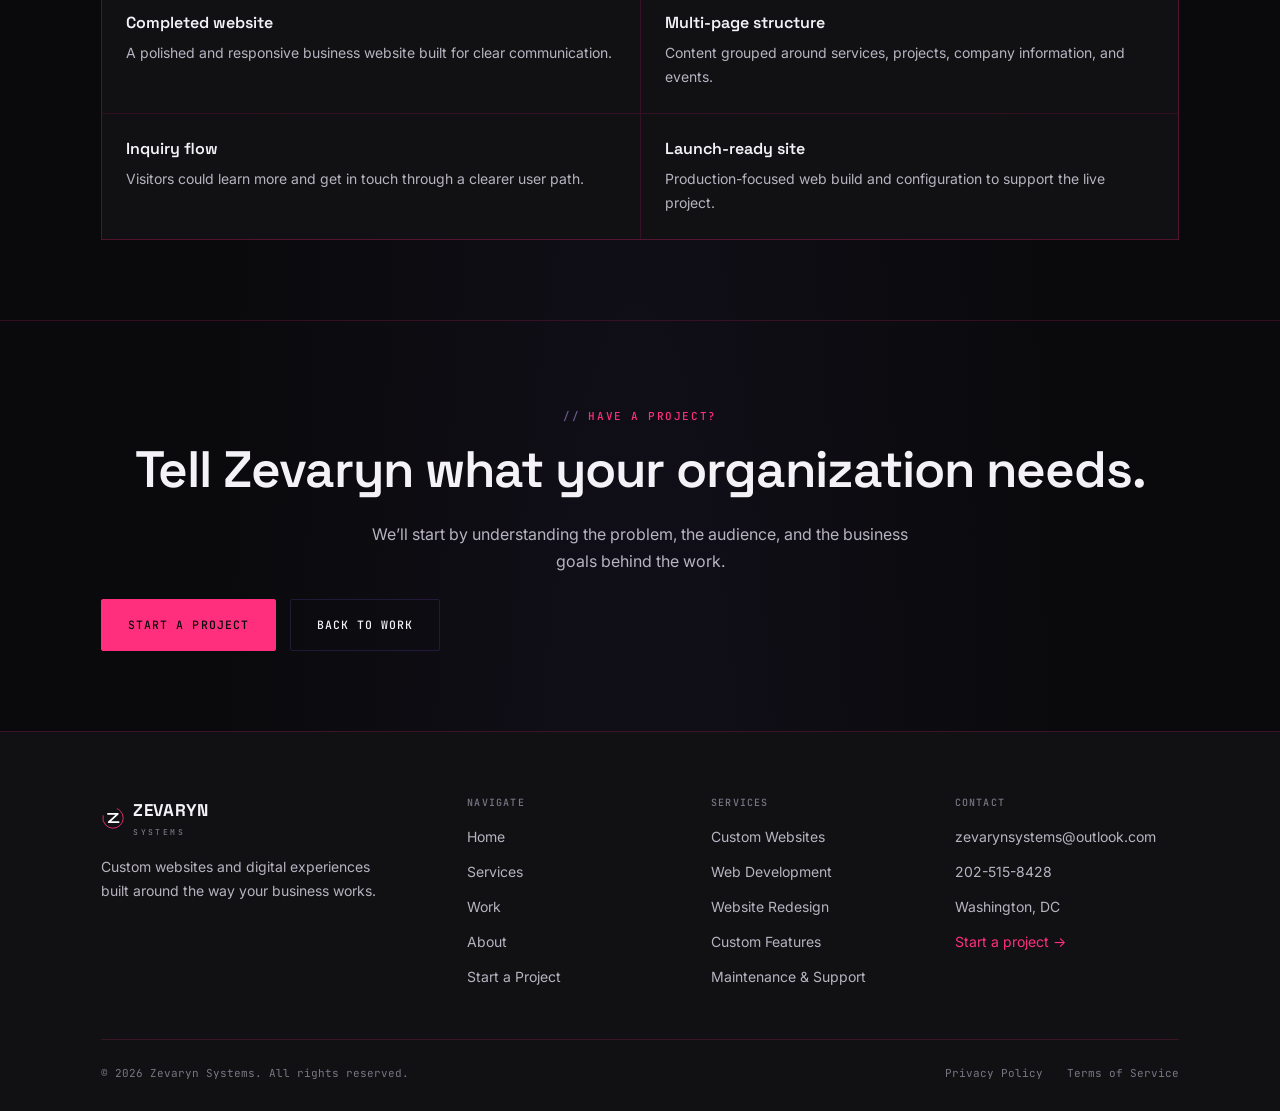
<file: pma-consulting.html>
<!DOCTYPE html>
<html lang="en">
<head>
  <meta charset="UTF-8">
  <meta name="viewport" content="width=device-width, initial-scale=1.0">
  <title>PMA Consulting Case Study — Zevaryn Systems</title>
  <meta name="description" content="PMA Consulting case study for a custom business website by Zevaryn Systems.">
  <link rel="canonical" href="https://zevarynsystems.com/pma-consulting.html">
  <meta property="og:title" content="PMA Consulting Case Study — Zevaryn Systems">
  <meta property="og:description" content="A case study of the custom PMA Consulting business website developed by Zevaryn Systems.">
  <meta property="og:type" content="website">
  <meta property="og:url" content="https://zevarynsystems.com/pma-consulting.html">
  <meta property="og:site_name" content="Zevaryn Systems">
  <meta property="og:image" content="https://zevarynsystems.com/images/zevaryn-social-card.png">
  <meta property="og:image:width" content="1200">
  <meta property="og:image:height" content="630">
  <meta property="og:image:alt" content="Zevaryn Systems — Built for the way your business works.">
  <meta name="twitter:card" content="summary">
  <meta name="twitter:title" content="PMA Consulting Case Study — Zevaryn Systems">
  <meta name="twitter:description" content="A case study of the custom PMA Consulting business website developed by Zevaryn Systems.">
  <meta name="twitter:image" content="https://zevarynsystems.com/images/zevaryn-social-card.png">
  <meta name="twitter:image:alt" content="Zevaryn Systems — Built for the way your business works.">
  <meta name="theme-color" content="#0a0a0c">
  <link rel="preconnect" href="https://fonts.googleapis.com">
  <link rel="preconnect" href="https://fonts.gstatic.com" crossorigin>
  <link rel="stylesheet" href="https://fonts.googleapis.com/css2?family=Space+Grotesk:wght@400;500;600;700&family=Inter:wght@400;500;600&family=JetBrains+Mono:wght@400;500&family=Caveat:wght@600;700&display=swap">
  <link rel="stylesheet" href="css/style.css">
  <link rel="stylesheet" href="css/case-study.css">
  <link rel="icon" href="data:image/svg+xml,%3Csvg xmlns='http://www.w3.org/2000/svg' viewBox='0 0 40 40'%3E%3Crect width='40' height='40' rx='8' fill='%230a0a0c'/%3E%3Ccircle cx='20' cy='20' r='15' fill='none' stroke='%23ff2f7e' stroke-width='2.4' stroke-dasharray='62 30' transform='rotate(-45 20 20)'/%3E%3Cpath d='M13 14H27L14 26H28' fill='none' stroke='%23f4f2f6' stroke-width='3.4' stroke-linecap='square' stroke-linejoin='round'/%3E%3C/svg%3E">
</head>
<body>
  <a class="skip-link" href="#main-content">Skip to main content</a>
  <div class="grid-overlay" aria-hidden="true"></div>
  <div class="grain" aria-hidden="true"></div>

  <header class="site-nav">
    <div class="container nav-inner">
      <a href="index.html" class="nav-logo" aria-label="Zevaryn Systems — home">
        <svg viewBox="0 0 40 40" fill="none" aria-hidden="true">
          <circle cx="20" cy="20" r="17" stroke="#ff2f7e" stroke-width="1.3" stroke-dasharray="70 30" stroke-linecap="round" transform="rotate(-45 20 20)"/>
          <path d="M12 13H28L13 27H29" stroke="#fff" stroke-width="3" stroke-linecap="square" stroke-linejoin="round"/>
        </svg>
        <span>ZEVARYN<span class="sub">SYSTEMS</span></span>
      </a>
      <nav class="nav-links" aria-label="Primary navigation">
        <a href="index.html">Home</a>
        <a href="services.html">Services</a>
        <a href="work.html" class="active" aria-current="page">Work</a>
        <a href="about.html">About</a>
      </nav>
      <div class="nav-actions">
        <a href="start-a-project.html" class="nav-cta">Start a Project</a>
        <button class="nav-toggle" type="button" aria-label="Open navigation menu" aria-expanded="false" aria-controls="mobile-menu">
          <span></span><span></span><span></span>
        </button>
      </div>
    </div>
  </header>

  <div class="mobile-menu" id="mobile-menu" aria-label="Mobile navigation">
    <a href="index.html">Home</a>
    <a href="services.html">Services</a>
    <a href="work.html" class="active" aria-current="page">Work</a>
    <a href="about.html">About</a>
    <a href="start-a-project.html" class="m-cta">Start a Project →</a>
  </div>

  <main id="main-content">
    <section class="page-hero case-study-hero">
      <div class="container page-intro">
        <div class="label reveal in">CLIENT PROJECT / LIVE WEBSITE</div>
        <h1 class="reveal in">PMA Consulting</h1>
        <p class="reveal in">A modern digital presence designed to organize services, company information, project work, and events for a consulting business.</p>
        <div class="case-hero-actions reveal in">
          <a href="work.html" class="btn btn-ghost">BACK TO WORK</a>
          <a href="https://www.paulmichaeladams.com/" target="_blank" rel="noopener noreferrer" class="btn btn-ghost">VIEW LIVE WEBSITE ↗</a>
          <a href="start-a-project.html" class="btn btn-primary">START A PROJECT</a>
        </div>
      </div>
    </section>

    <section class="section">
      <div class="container split-layout">
        <article class="case-study">
          <section class="case-study-section reveal">
            <span class="case-study-number">01 / PROJECT OVERVIEW</span>
            <h2>A clearer digital home for a consulting practice.</h2>
            <p>PMA Consulting needed a website that made its services, projects, partnerships, company information, and event details easier to understand across desktop and mobile.</p>
            <p>Zevaryn developed a custom web presence that organized the business into a more confident, polished online experience without changing the essential goals of the site.</p>
          </section>
        </article>

        <aside class="case-meta reveal" data-delay="120">
          <dl>
            <div>
              <dt>CLIENT</dt>
              <dd>PMA Consulting</dd>
            </div>
            <div>
              <dt>PROJECT TYPE</dt>
              <dd>Custom Business Website</dd>
            </div>
            <div>
              <dt>FOCUS</dt>
              <dd>Business presence, services, events, and inquiry flow</dd>
            </div>
            <div>
              <dt>STATUS</dt>
              <dd>Real client project</dd>
            </div>
          </dl>
        </aside>
      </div>
    </section>

    <section class="section case-study-need">
      <div class="container">
        <div class="case-study-section case-study reveal">
          <span class="case-study-number">02 / THE NEED</span>
          <h2>Make the business easier to explore.</h2>
          <div class="case-study-need-columns">
            <p>The challenge was to present a consulting company clearly: explain services, support navigation, improve the way information was organized, and help visitors understand the organization more quickly.</p>
            <p>The project focused on clarity, usability, and a website structure that could support business information and contact flows in a modern, responsive layout.</p>
          </div>
        </div>
      </div>
    </section>

    <section class="section">
      <div class="container">
        <div class="case-study-section reveal">
          <span class="case-study-number">03 / WEBSITE EXPERIENCE</span>
          <h2>Designed for confident browsing.</h2>
          <p>The front-end experience was shaped around clear hierarchy, polished presentation, and a responsive structure that respects how people actually move through business information.</p>
        </div>

        <div class="case-showcase reveal" data-delay="80">
          <div class="project-live-preview showcase-browser" aria-label="PMA Consulting live website preview">
            <div class="browser-chrome"><span></span><span></span><span></span></div>
            <div class="project-browser-shot showcase-pma">
              <img src="images/pma-consulting-homepage.png" alt="PMA Consulting website homepage" loading="lazy">
            </div>
            <div class="live-preview-overlay">
              <span class="live-preview-status">LIVE WEBSITE</span>
              <strong>VIEW THE LIVE WEBSITE</strong>
              <p>Interactive preview opens in a new tab.</p>
              <a href="https://www.paulmichaeladams.com/" target="_blank" rel="noopener noreferrer" class="btn btn-primary">OPEN LIVE WEBSITE ↗</a>
            </div>
            <div class="browser-domain">paulmichaeladams.com</div>
          </div>
          <div class="showcase-phone" aria-hidden="true">
            <div class="fp-screen">
              <b>PMA</b>
              <span></span><span></span><span></span>
            </div>
          </div>
        </div>
      </div>
    </section>

    <section class="section">
      <div class="container">
        <div class="case-study-section reveal">
          <span class="case-study-number">04 / ZEVARYN'S APPROACH</span>
          <h2>Structure, messaging, and responsive clarity.</h2>
        </div>

        <div class="content-grid-two">
          <div class="case-study reveal">
            <p>The approach centered on organizing the site around business needs rather than visual noise. Content was grouped more intentionally so services, events, and company details felt easier to scan and understand.</p>
            <p>The experience also relied on a consistent visual language, responsive layout logic, and project-specific presentation to make the site feel credible and usable across devices.</p>
          </div>

          <div class="info-panel reveal" data-delay="120">
            <div class="label">WHAT THE WORK PRIORITIZED</div>
            <div class="numbered-list">
              <div><strong>01</strong><span>Clear information hierarchy</span></div>
              <div><strong>02</strong><span>Modern visual direction</span></div>
              <div><strong>03</strong><span>Responsive layout system</span></div>
              <div><strong>04</strong><span>Business-focused navigation</span></div>
            </div>
          </div>
        </div>
      </div>
    </section>

    <section class="section">
      <div class="container">
        <div class="case-study-section reveal">
          <span class="case-study-number">05 / KEY FEATURES</span>
          <h2>What the site was designed to support.</h2>
        </div>

        <div class="feature-list reveal">
          <div>
            <h3>Multi-page structure</h3>
            <p>Organized sections for services, project information, and business details.</p>
          </div>
          <div>
            <h3>Responsive presentation</h3>
            <p>Layouts designed to remain readable and intentional across desktop and mobile.</p>
          </div>
          <div>
            <h3>Contact/inquiry path</h3>
            <p>Clear route for visitors to reach out about business needs.</p>
          </div>
          <div>
            <h3>Event &amp; updates support</h3>
            <p>Flexible formatting for public-facing information and event communication.</p>
          </div>
          <div>
            <h3>Business storytelling</h3>
            <p>A way to frame the company and its work more confidently online.</p>
          </div>
          <div>
            <h3>Deployment and launch</h3>
            <p>Configured for delivery and production-ready presentation.</p>
          </div>
        </div>
      </div>
    </section>

    <section class="section">
      <div class="container">
        <div class="case-study-section reveal">
          <span class="case-study-number">06 / RESPONSIVE EXPERIENCE</span>
          <h2>Built to work across breakpoints.</h2>
        </div>

        <div class="content-grid">
          <div class="case-study reveal">
            <p>The design was developed with responsive behavior in mind, ensuring the structure remains stable from larger desktop layouts down to smaller mobile views.</p>
            <p>It was designed and tested across responsive breakpoints for desktop, tablet, and mobile layouts while preserving clarity and hierarchy.</p>
          </div>

          <div class="info-panel reveal" data-delay="120">
            <div class="label">RESPONSIVE FOCUS</div>
            <div class="numbered-list">
              <div><strong>DESKTOP</strong><span>Expanded presentation with more room for hierarchy and detail.</span></div>
              <div><strong>TABLET</strong><span>Condensed spacing and strong content flow.</span></div>
              <div><strong>MOBILE</strong><span>Clear stacking and simpler content scanning.</span></div>
            </div>
          </div>
        </div>
      </div>
    </section>

    <section class="section">
      <div class="container">
        <div class="case-study-section reveal">
          <span class="case-study-number">07 / TECHNICAL &amp; DEPLOYMENT</span>
          <h2>Practical production work, without exposing private details.</h2>
        </div>

        <div class="content-grid-two">
          <div class="case-study reveal">
            <p>The implementation included a clear front-end build, business-focused content structure, and deployment setup for the client website. The work also included presentation and interaction decisions that support the site in a live business environment.</p>
          </div>

          <div class="info-panel reveal" data-delay="120">
            <div class="label">DELIVERED</div>
            <div class="numbered-list">
              <div><strong>FRONT END</strong><span>Custom visual design and responsive structure</span></div>
              <div><strong>CONTENT</strong><span>Organized business information and clear sections</span></div>
              <div><strong>FORMS</strong><span>Inquiry experience and contact flow support</span></div>
              <div><strong>LAUNCH</strong><span>Production-ready website configuration</span></div>
            </div>
          </div>
        </div>
      </div>
    </section>

    <section class="section">
      <div class="container">
        <div class="case-study-section reveal">
          <span class="case-study-number">08 / WHAT WAS DELIVERED</span>
          <h2>A completed business website with a more intentional digital presence.</h2>
        </div>

        <div class="feature-list reveal">
          <div>
            <h3>Completed website</h3>
            <p>A polished and responsive business website built for clear communication.</p>
          </div>
          <div>
            <h3>Multi-page structure</h3>
            <p>Content grouped around services, projects, company information, and events.</p>
          </div>
          <div>
            <h3>Inquiry flow</h3>
            <p>Visitors could learn more and get in touch through a clearer user path.</p>
          </div>
          <div>
            <h3>Launch-ready site</h3>
            <p>Production-focused web build and configuration to support the live project.</p>
          </div>
        </div>
      </div>
    </section>

    <section class="section section-sm">
      <div class="container page-cta reveal">
        <div class="label">HAVE A PROJECT?</div>
        <h2>Tell Zevaryn what your organization needs.</h2>
        <p>We’ll start by understanding the problem, the audience, and the business goals behind the work.</p>
        <div class="case-hero-actions">
          <a href="start-a-project.html" class="btn btn-primary">START A PROJECT</a>
          <a href="work.html" class="btn btn-ghost">BACK TO WORK</a>
        </div>
      </div>
    </section>
  </main>

  <footer class="site-footer">
    <div class="container">
      <div class="footer-grid">
        <div class="footer-brand">
          <a href="index.html" class="nav-logo" aria-label="Zevaryn Systems — home">
            <svg viewBox="0 0 40 40" fill="none" aria-hidden="true">
              <circle cx="20" cy="20" r="17" stroke="#ff2f7e" stroke-width="1.3" stroke-dasharray="70 30" stroke-linecap="round" transform="rotate(-45 20 20)"/>
              <path d="M12 13H28L13 27H29" stroke="#fff" stroke-width="3" stroke-linecap="square" stroke-linejoin="round"/>
            </svg>
            <span>ZEVARYN<span class="sub">SYSTEMS</span></span>
          </a>
          <p>Custom websites and digital experiences built around the way your business works.</p>
        </div>

        <nav class="footer-col" aria-label="Site">
          <h4>Navigate</h4>
          <a href="index.html">Home</a>
          <a href="services.html">Services</a>
          <a href="work.html">Work</a>
          <a href="about.html">About</a>
          <a href="start-a-project.html">Start a Project</a>
        </nav>

        <nav class="footer-col" aria-label="Services">
          <h4>Services</h4>
          <a href="services.html">Custom Websites</a>
          <a href="services.html">Web Development</a>
          <a href="services.html">Website Redesign</a>
          <a href="services.html">Custom Features</a>
          <a href="services.html#pricing">Maintenance &amp; Support</a>
        </nav>

        <div class="footer-col footer-contact">
          <h4>Contact</h4>
          <a href="mailto:zevarynsystems@outlook.com">zevarynsystems@outlook.com</a>
          <a href="tel:+12025158428">202-515-8428</a>
          <p>Washington, DC</p>
          <a href="start-a-project.html" class="footer-contact-cta">Start a project →</a>
        </div>
      </div>

      <div class="footer-bottom">
        <span>© 2026 Zevaryn Systems. All rights reserved.</span>
        <span class="footer-legal">
          <a href="privacy.html">Privacy Policy</a>
          <a href="terms.html">Terms of Service</a>
        </span>
      </div>
    </div>
  </footer>

  <div class="cursor-halo" aria-hidden="true"></div>
  <script src="js/main.js"></script>
</body>
</html>
</file>
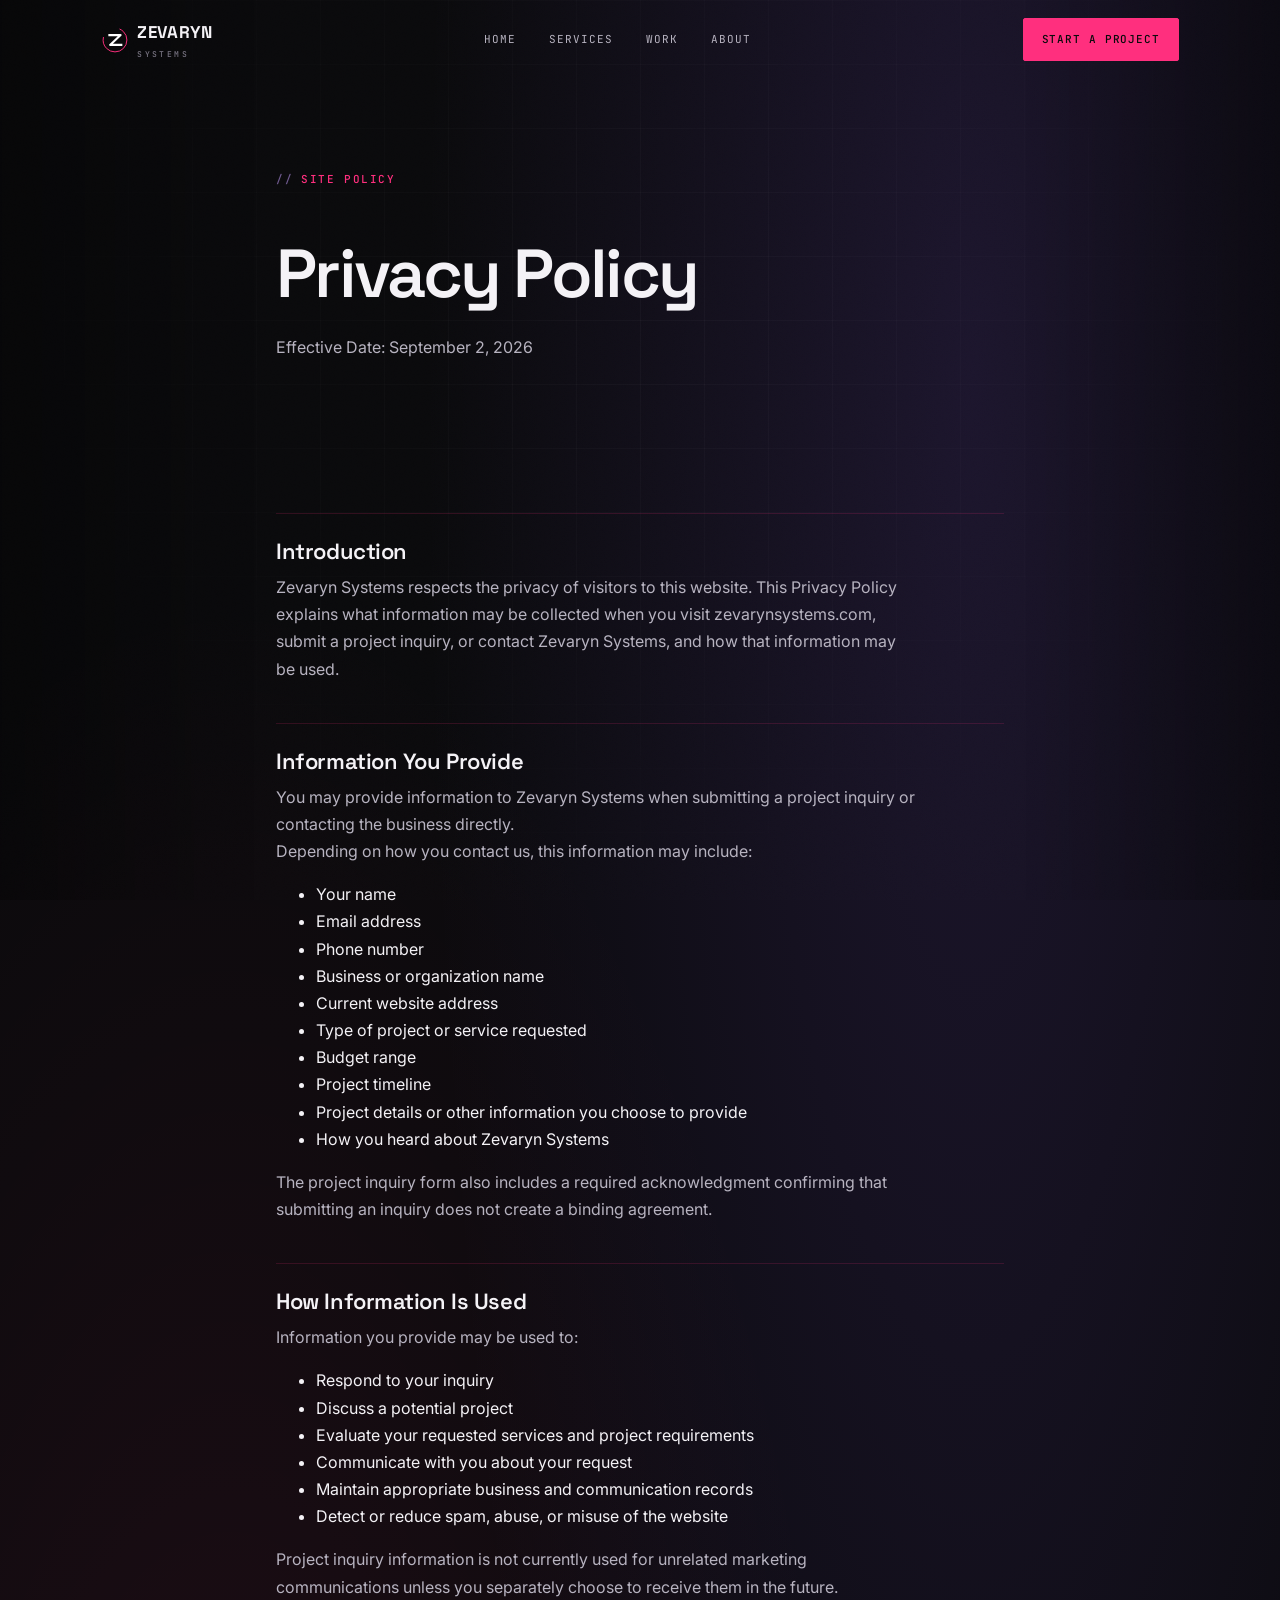
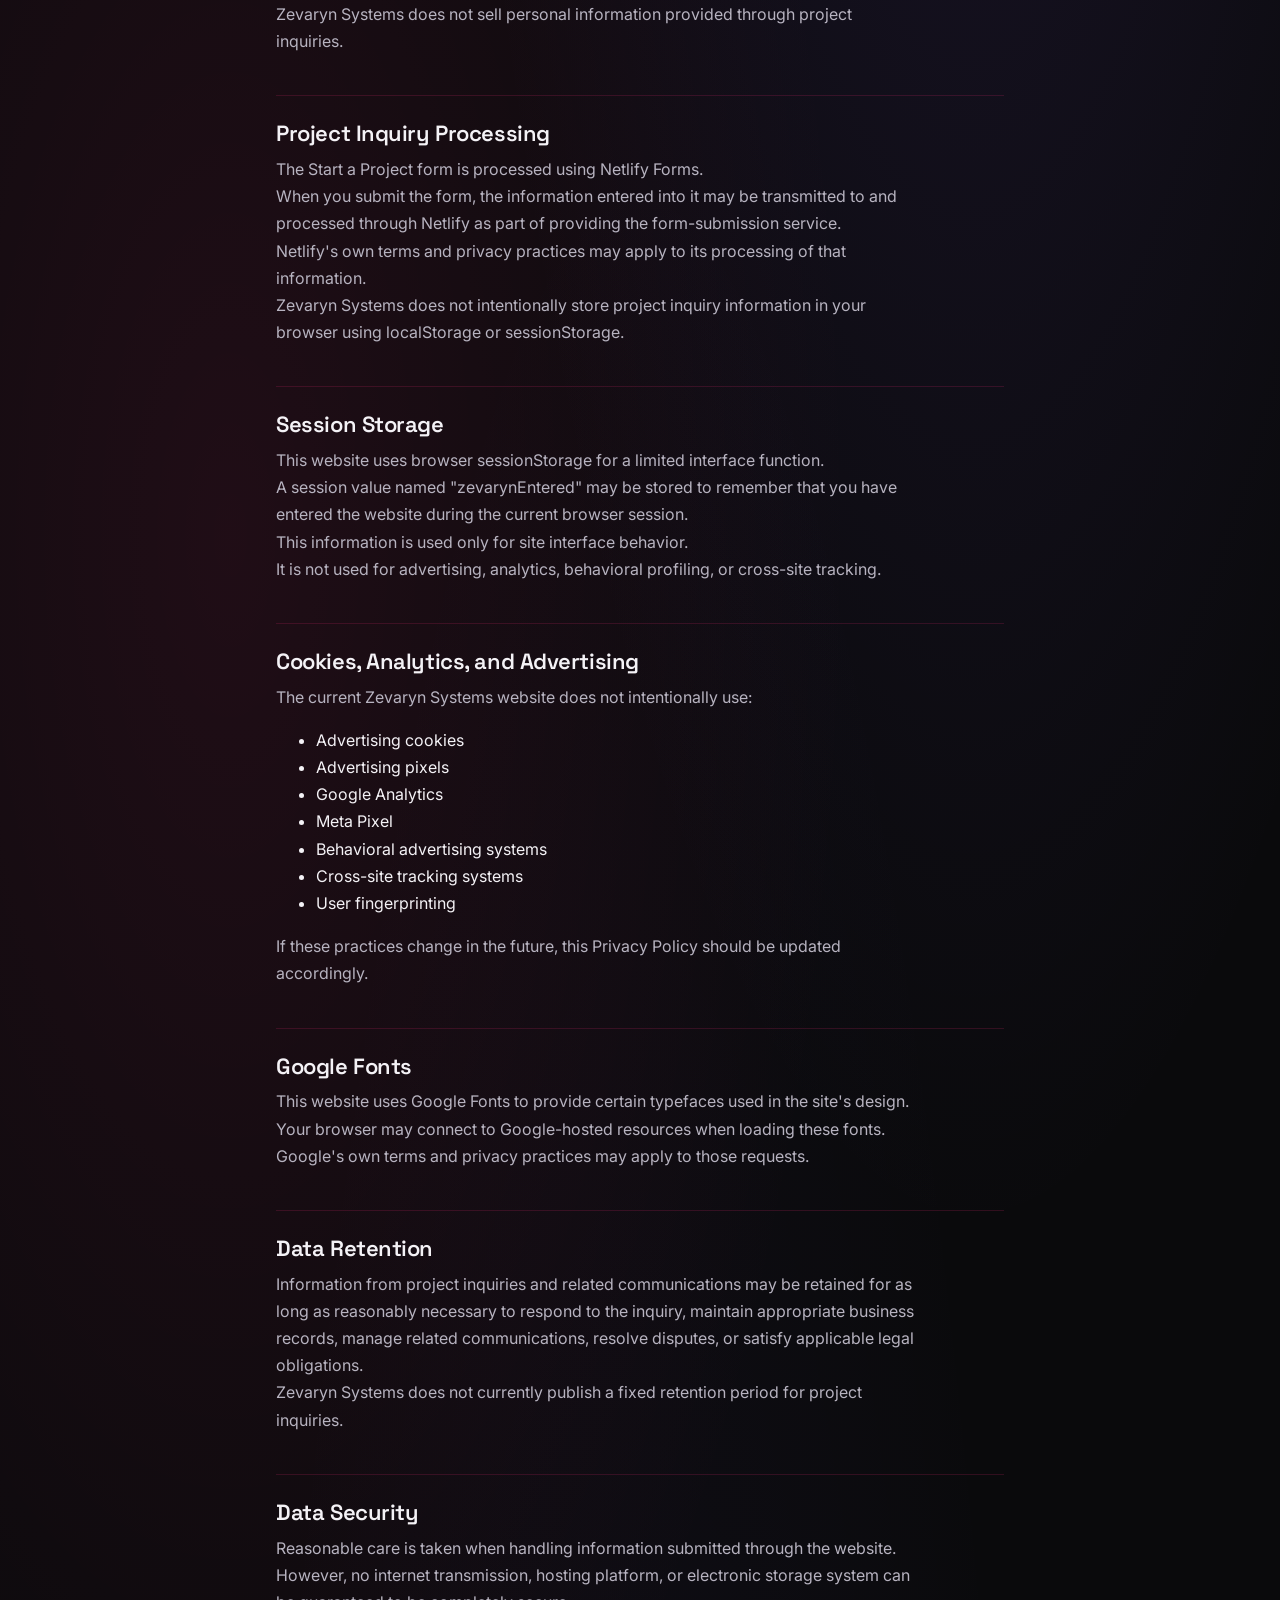
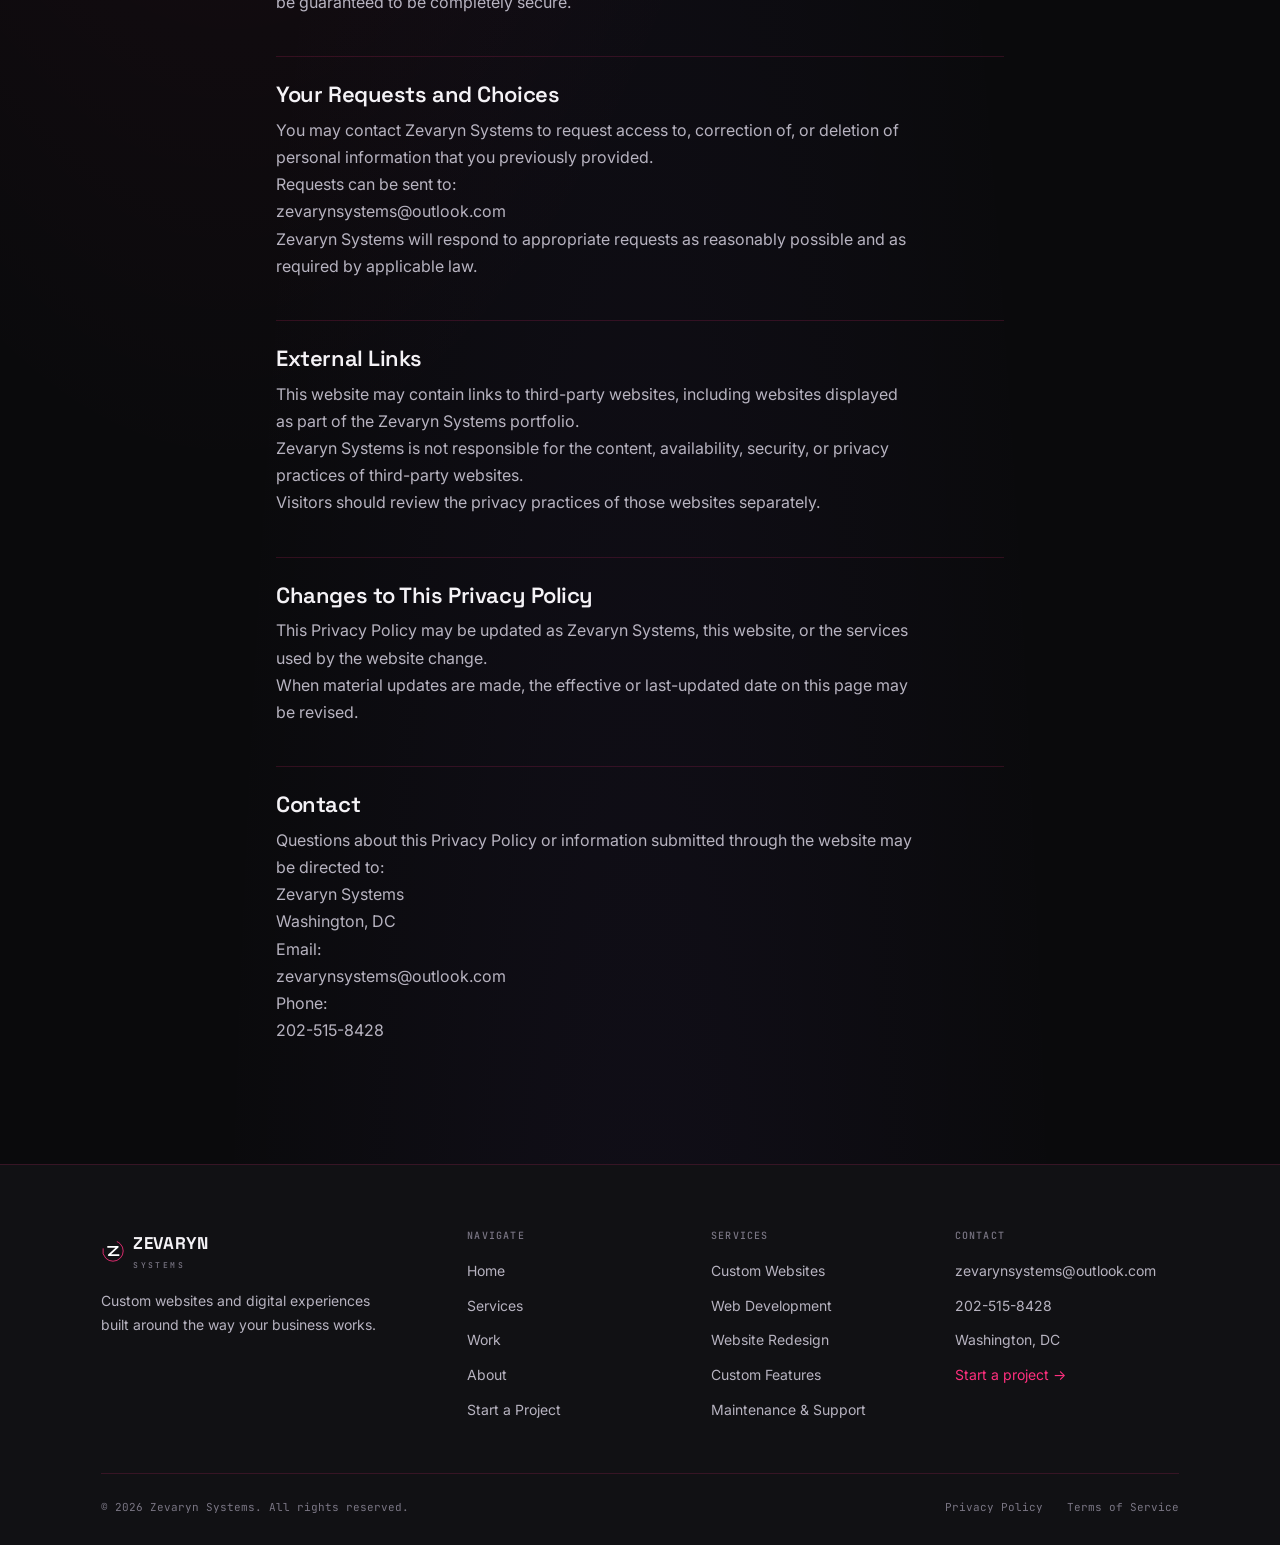
<file: privacy.html>
<!DOCTYPE html>
<html lang="en">
<head>
  <meta charset="UTF-8">
  <meta name="viewport" content="width=device-width, initial-scale=1.0">
  <title>Privacy Policy — Zevaryn Systems</title>
  <meta name="description" content="Privacy Policy for Zevaryn Systems, including information about project inquiries, website data practices, and third-party services.">
  <link rel="canonical" href="https://zevarynsystems.com/privacy.html">
  <meta name="theme-color" content="#0a0a0c">
  <link rel="preconnect" href="https://fonts.googleapis.com">
  <link rel="preconnect" href="https://fonts.gstatic.com" crossorigin>
  <link rel="stylesheet" href="https://fonts.googleapis.com/css2?family=Space+Grotesk:wght@400;500;600;700&family=Inter:wght@400;500;600&family=JetBrains+Mono:wght@400;500&family=Caveat:wght@600;700&display=swap">
  <link rel="stylesheet" href="css/style.css">
  <link rel="icon" href="data:image/svg+xml,%3Csvg xmlns='http://www.w3.org/2000/svg' viewBox='0 0 40 40'%3E%3Crect width='40' height='40' rx='8' fill='%230a0a0c'/%3E%3Ccircle cx='20' cy='20' r='15' fill='none' stroke='%23ff2f7e' stroke-width='2.4' stroke-dasharray='62 30' transform='rotate(-45 20 20)'/%3E%3Cpath d='M13 14H27L14 26H28' fill='none' stroke='%23f4f2f6' stroke-width='3.4' stroke-linecap='square' stroke-linejoin='round'/%3E%3C/svg%3E">
</head>
<body>
  <a class="skip-link" href="#main-content">Skip to main content</a>
  <div class="grid-overlay" aria-hidden="true"></div>
  <div class="grain" aria-hidden="true"></div>
  <header class="site-nav"><div class="container nav-inner">
    <a href="index.html" class="nav-logo" aria-label="Zevaryn Systems — home"><svg viewBox="0 0 40 40" fill="none" aria-hidden="true"><circle cx="20" cy="20" r="17" stroke="#ff2f7e" stroke-width="1.3" stroke-dasharray="70 30" stroke-linecap="round" transform="rotate(-45 20 20)"/><path d="M12 13H28L13 27H29" stroke="#fff" stroke-width="3" stroke-linecap="square" stroke-linejoin="round"/></svg><span>ZEVARYN<span class="sub">SYSTEMS</span></span></a>
    <nav class="nav-links" aria-label="Primary navigation"><a href="index.html">Home</a><a href="services.html">Services</a><a href="work.html">Work</a><a href="about.html">About</a></nav>
    <div class="nav-actions"><a href="start-a-project.html" class="nav-cta">Start a Project</a><button class="nav-toggle" type="button" aria-label="Open navigation menu" aria-expanded="false" aria-controls="mobile-menu"><span></span><span></span><span></span></button></div>
  </div></header>
  <div class="mobile-menu" id="mobile-menu" aria-label="Mobile navigation"><a href="index.html">Home</a><a href="services.html">Services</a><a href="work.html">Work</a><a href="about.html">About</a><a href="start-a-project.html" class="m-cta">Start a Project →</a></div>
  <main id="main-content">
    <section class="page-hero"><div class="container legal-page"><div class="label reveal in">SITE POLICY</div><h1 class="reveal in">Privacy Policy</h1><p class="reveal in">Effective Date: September 2, 2026</p></div></section>
    <section class="section"><div class="container legal-page legal-content">
      <section><h2>Introduction</h2><p>Zevaryn Systems respects the privacy of visitors to this website. This Privacy Policy explains what information may be collected when you visit zevarynsystems.com, submit a project inquiry, or contact Zevaryn Systems, and how that information may be used.</p></section>
      <section><h2>Information You Provide</h2><p>You may provide information to Zevaryn Systems when submitting a project inquiry or contacting the business directly.</p><p>Depending on how you contact us, this information may include:</p><ul><li>Your name</li><li>Email address</li><li>Phone number</li><li>Business or organization name</li><li>Current website address</li><li>Type of project or service requested</li><li>Budget range</li><li>Project timeline</li><li>Project details or other information you choose to provide</li><li>How you heard about Zevaryn Systems</li></ul><p>The project inquiry form also includes a required acknowledgment confirming that submitting an inquiry does not create a binding agreement.</p></section>
      <section><h2>How Information Is Used</h2><p>Information you provide may be used to:</p><ul><li>Respond to your inquiry</li><li>Discuss a potential project</li><li>Evaluate your requested services and project requirements</li><li>Communicate with you about your request</li><li>Maintain appropriate business and communication records</li><li>Detect or reduce spam, abuse, or misuse of the website</li></ul><p>Project inquiry information is not currently used for unrelated marketing communications unless you separately choose to receive them in the future.</p><p>Zevaryn Systems does not sell personal information provided through project inquiries.</p></section>
      <section><h2>Project Inquiry Processing</h2><p>The Start a Project form is processed using Netlify Forms.</p><p>When you submit the form, the information entered into it may be transmitted to and processed through Netlify as part of providing the form-submission service.</p><p>Netlify's own terms and privacy practices may apply to its processing of that information.</p><p>Zevaryn Systems does not intentionally store project inquiry information in your browser using localStorage or sessionStorage.</p></section>
      <section><h2>Session Storage</h2><p>This website uses browser sessionStorage for a limited interface function.</p><p>A session value named "zevarynEntered" may be stored to remember that you have entered the website during the current browser session.</p><p>This information is used only for site interface behavior.</p><p>It is not used for advertising, analytics, behavioral profiling, or cross-site tracking.</p></section>
      <section><h2>Cookies, Analytics, and Advertising</h2><p>The current Zevaryn Systems website does not intentionally use:</p><ul><li>Advertising cookies</li><li>Advertising pixels</li><li>Google Analytics</li><li>Meta Pixel</li><li>Behavioral advertising systems</li><li>Cross-site tracking systems</li><li>User fingerprinting</li></ul><p>If these practices change in the future, this Privacy Policy should be updated accordingly.</p></section>
      <section><h2>Google Fonts</h2><p>This website uses Google Fonts to provide certain typefaces used in the site's design.</p><p>Your browser may connect to Google-hosted resources when loading these fonts. Google's own terms and privacy practices may apply to those requests.</p></section>
      <section><h2>Data Retention</h2><p>Information from project inquiries and related communications may be retained for as long as reasonably necessary to respond to the inquiry, maintain appropriate business records, manage related communications, resolve disputes, or satisfy applicable legal obligations.</p><p>Zevaryn Systems does not currently publish a fixed retention period for project inquiries.</p></section>
      <section><h2>Data Security</h2><p>Reasonable care is taken when handling information submitted through the website.</p><p>However, no internet transmission, hosting platform, or electronic storage system can be guaranteed to be completely secure.</p></section>
      <section><h2>Your Requests and Choices</h2><p>You may contact Zevaryn Systems to request access to, correction of, or deletion of personal information that you previously provided.</p><p>Requests can be sent to:</p><p><a href="mailto:zevarynsystems@outlook.com">zevarynsystems@outlook.com</a></p><p>Zevaryn Systems will respond to appropriate requests as reasonably possible and as required by applicable law.</p></section>
      <section><h2>External Links</h2><p>This website may contain links to third-party websites, including websites displayed as part of the Zevaryn Systems portfolio.</p><p>Zevaryn Systems is not responsible for the content, availability, security, or privacy practices of third-party websites.</p><p>Visitors should review the privacy practices of those websites separately.</p></section>
      <section><h2>Changes to This Privacy Policy</h2><p>This Privacy Policy may be updated as Zevaryn Systems, this website, or the services used by the website change.</p><p>When material updates are made, the effective or last-updated date on this page may be revised.</p></section>
      <section><h2>Contact</h2><p>Questions about this Privacy Policy or information submitted through the website may be directed to:</p><p>Zevaryn Systems<br>Washington, DC</p><p>Email:<br><a href="mailto:zevarynsystems@outlook.com">zevarynsystems@outlook.com</a></p><p>Phone:<br><a href="tel:+12025158428">202-515-8428</a></p></section>
    </div></section>
  </main>
  <footer class="site-footer"><div class="container"><div class="footer-grid"><div class="footer-brand"><a href="index.html" class="nav-logo" aria-label="Zevaryn Systems — home"><svg viewBox="0 0 40 40" fill="none" aria-hidden="true"><circle cx="20" cy="20" r="17" stroke="#ff2f7e" stroke-width="1.3" stroke-dasharray="70 30" stroke-linecap="round" transform="rotate(-45 20 20)"/><path d="M12 13H28L13 27H29" stroke="#fff" stroke-width="3" stroke-linecap="square" stroke-linejoin="round"/></svg><span>ZEVARYN<span class="sub">SYSTEMS</span></span></a><p>Custom websites and digital experiences built around the way your business works.</p></div><nav class="footer-col" aria-label="Site"><h4>Navigate</h4><a href="index.html">Home</a><a href="services.html">Services</a><a href="work.html">Work</a><a href="about.html">About</a><a href="start-a-project.html">Start a Project</a></nav><nav class="footer-col" aria-label="Services"><h4>Services</h4><a href="services.html">Custom Websites</a><a href="services.html">Web Development</a><a href="services.html">Website Redesign</a><a href="services.html">Custom Features</a><a href="services.html#pricing">Maintenance &amp; Support</a></nav><div class="footer-col footer-contact"><h4>Contact</h4><a href="mailto:zevarynsystems@outlook.com">zevarynsystems@outlook.com</a><a href="tel:+12025158428">202-515-8428</a><p>Washington, DC</p><a href="start-a-project.html" class="footer-contact-cta">Start a project →</a></div></div><div class="footer-bottom"><span>© 2026 Zevaryn Systems. All rights reserved.</span><span class="footer-legal"><a href="privacy.html">Privacy Policy</a><a href="terms.html">Terms of Service</a></span></div></div></footer>
  <div class="cursor-halo" aria-hidden="true"></div><script src="js/main.js"></script>
</body>
</html>
</file>
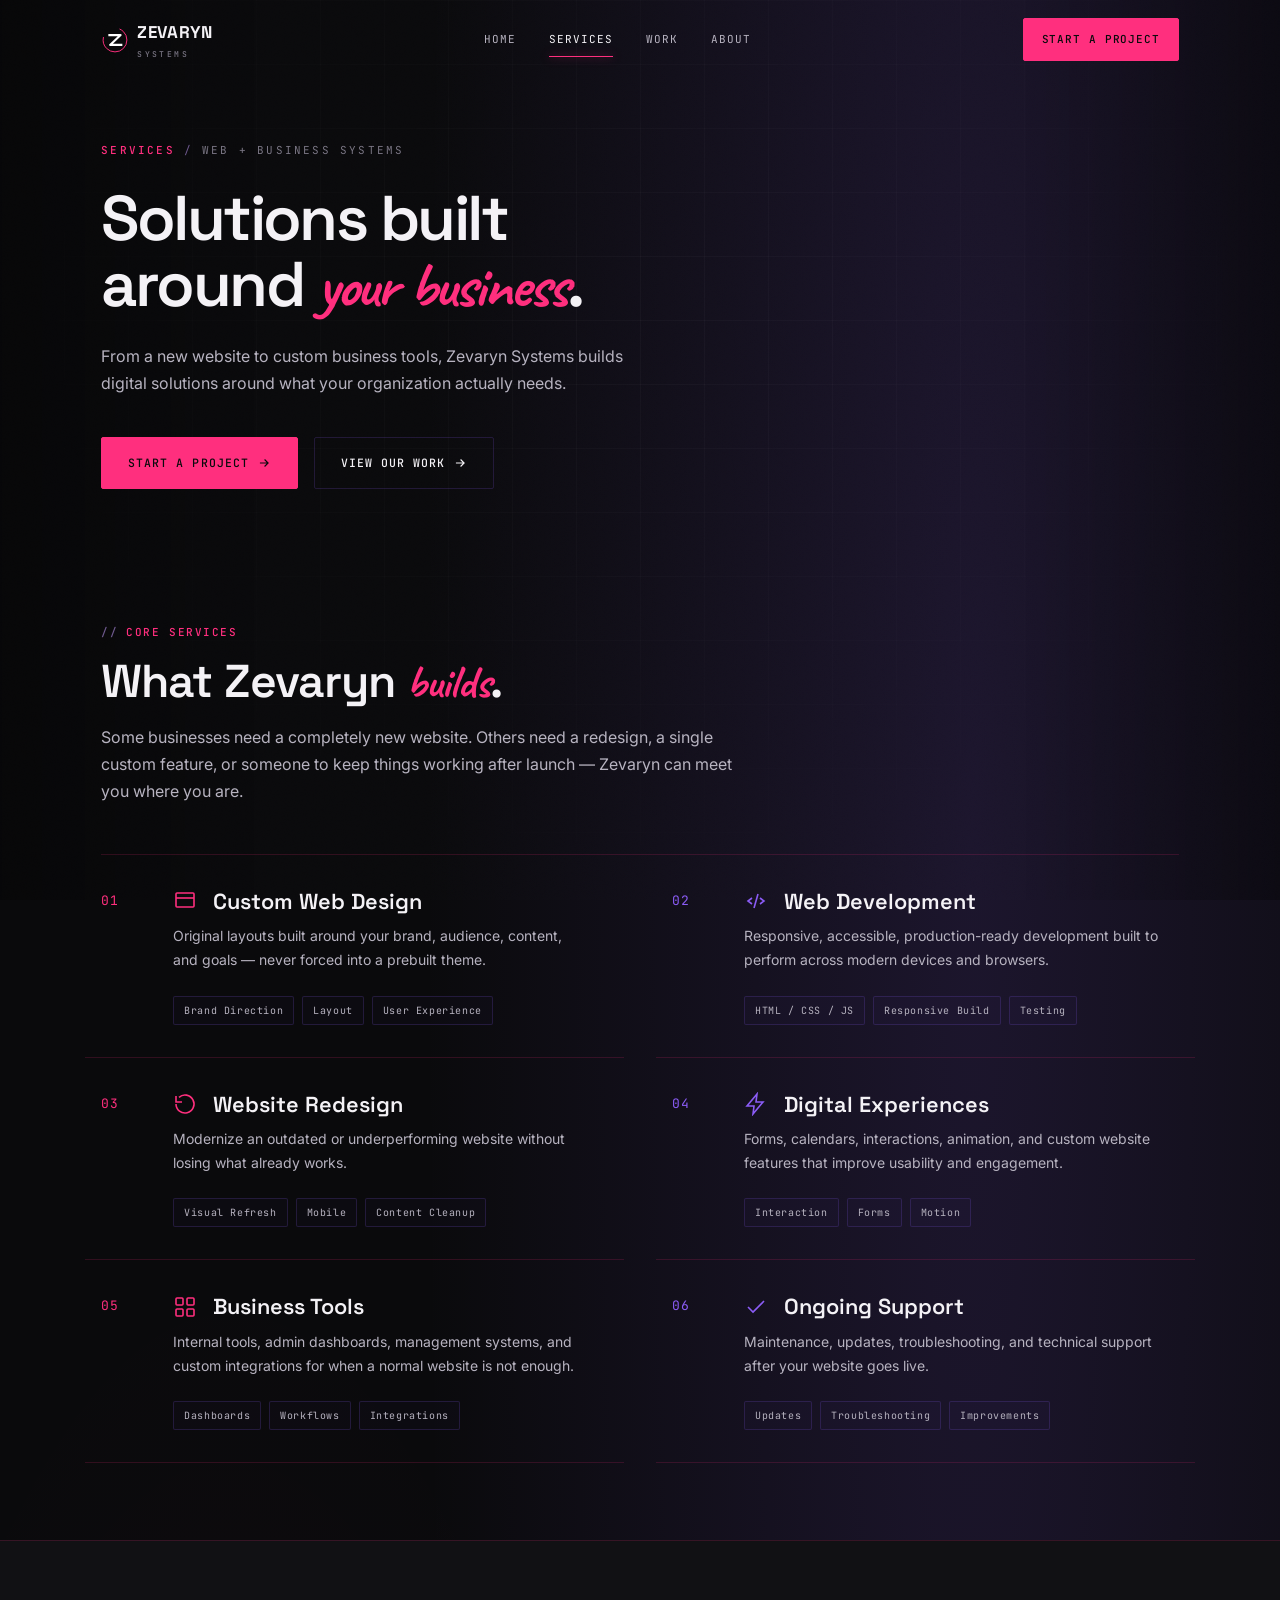
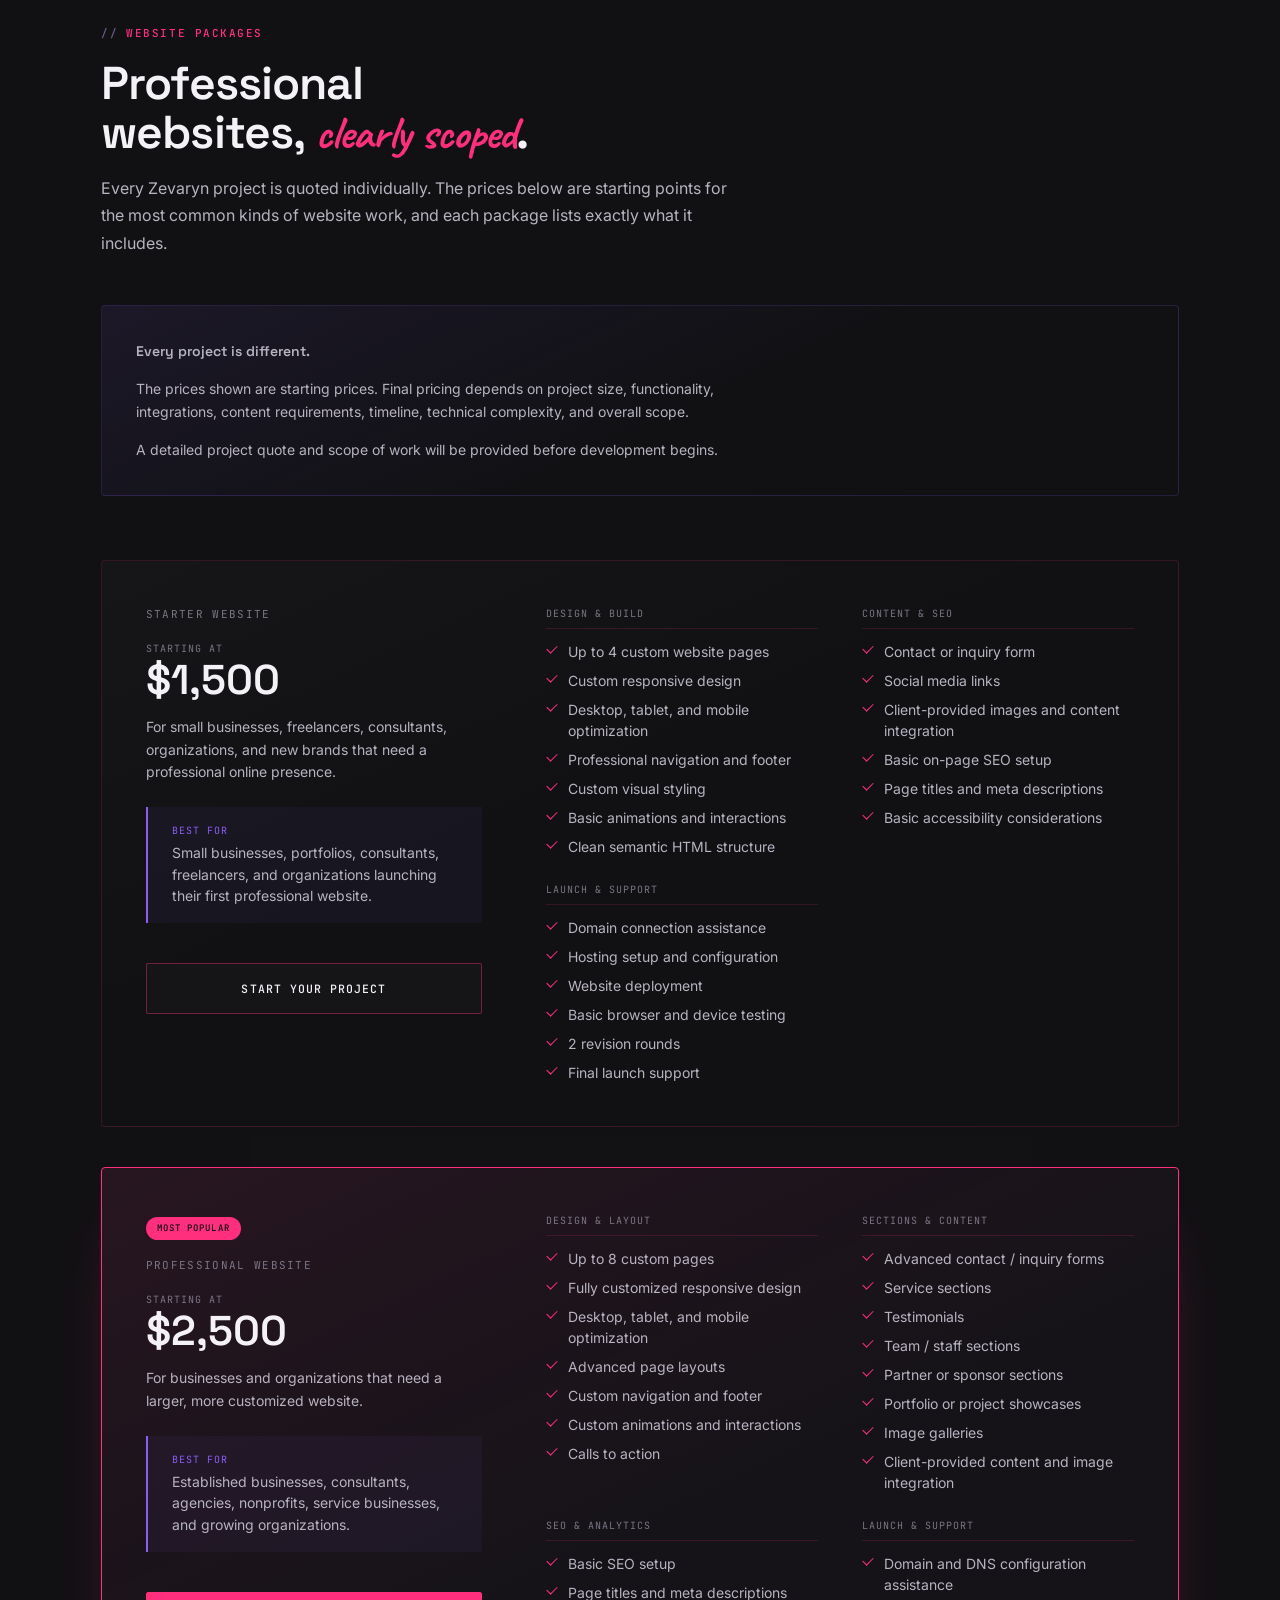
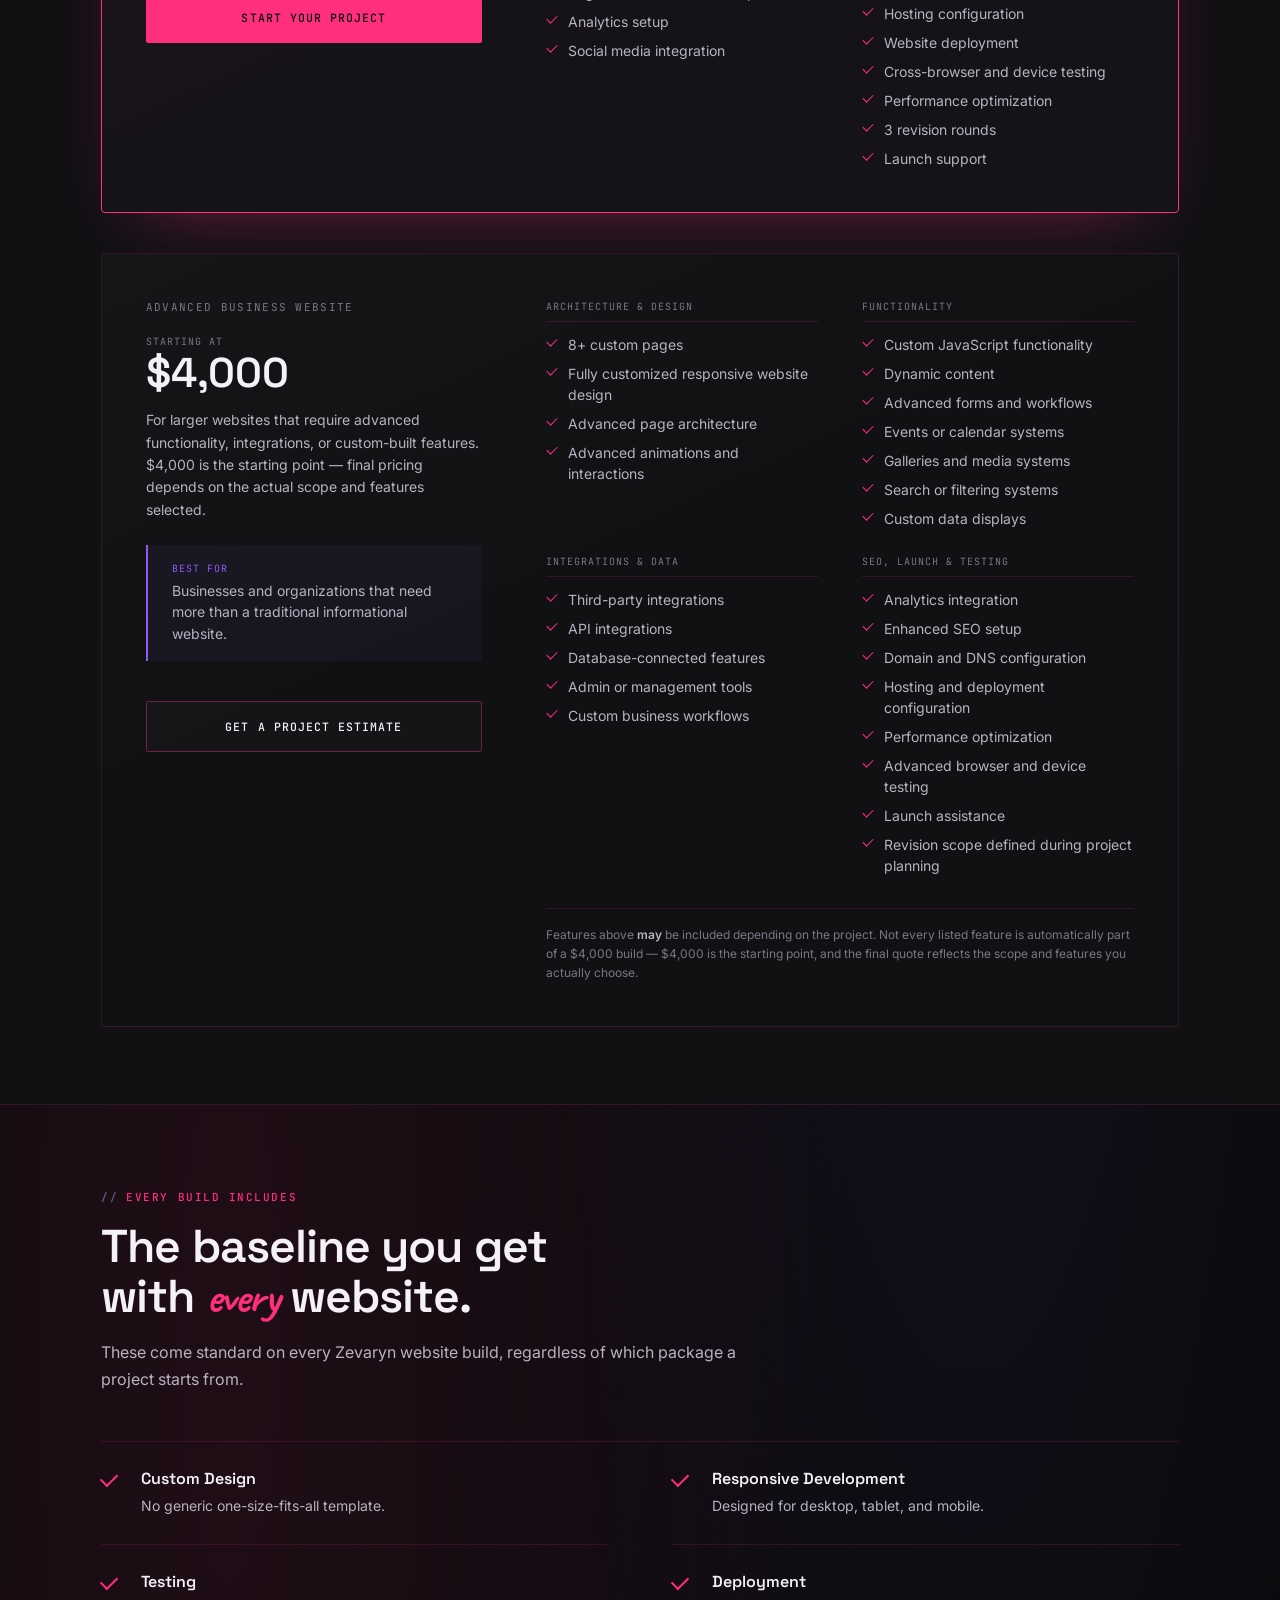
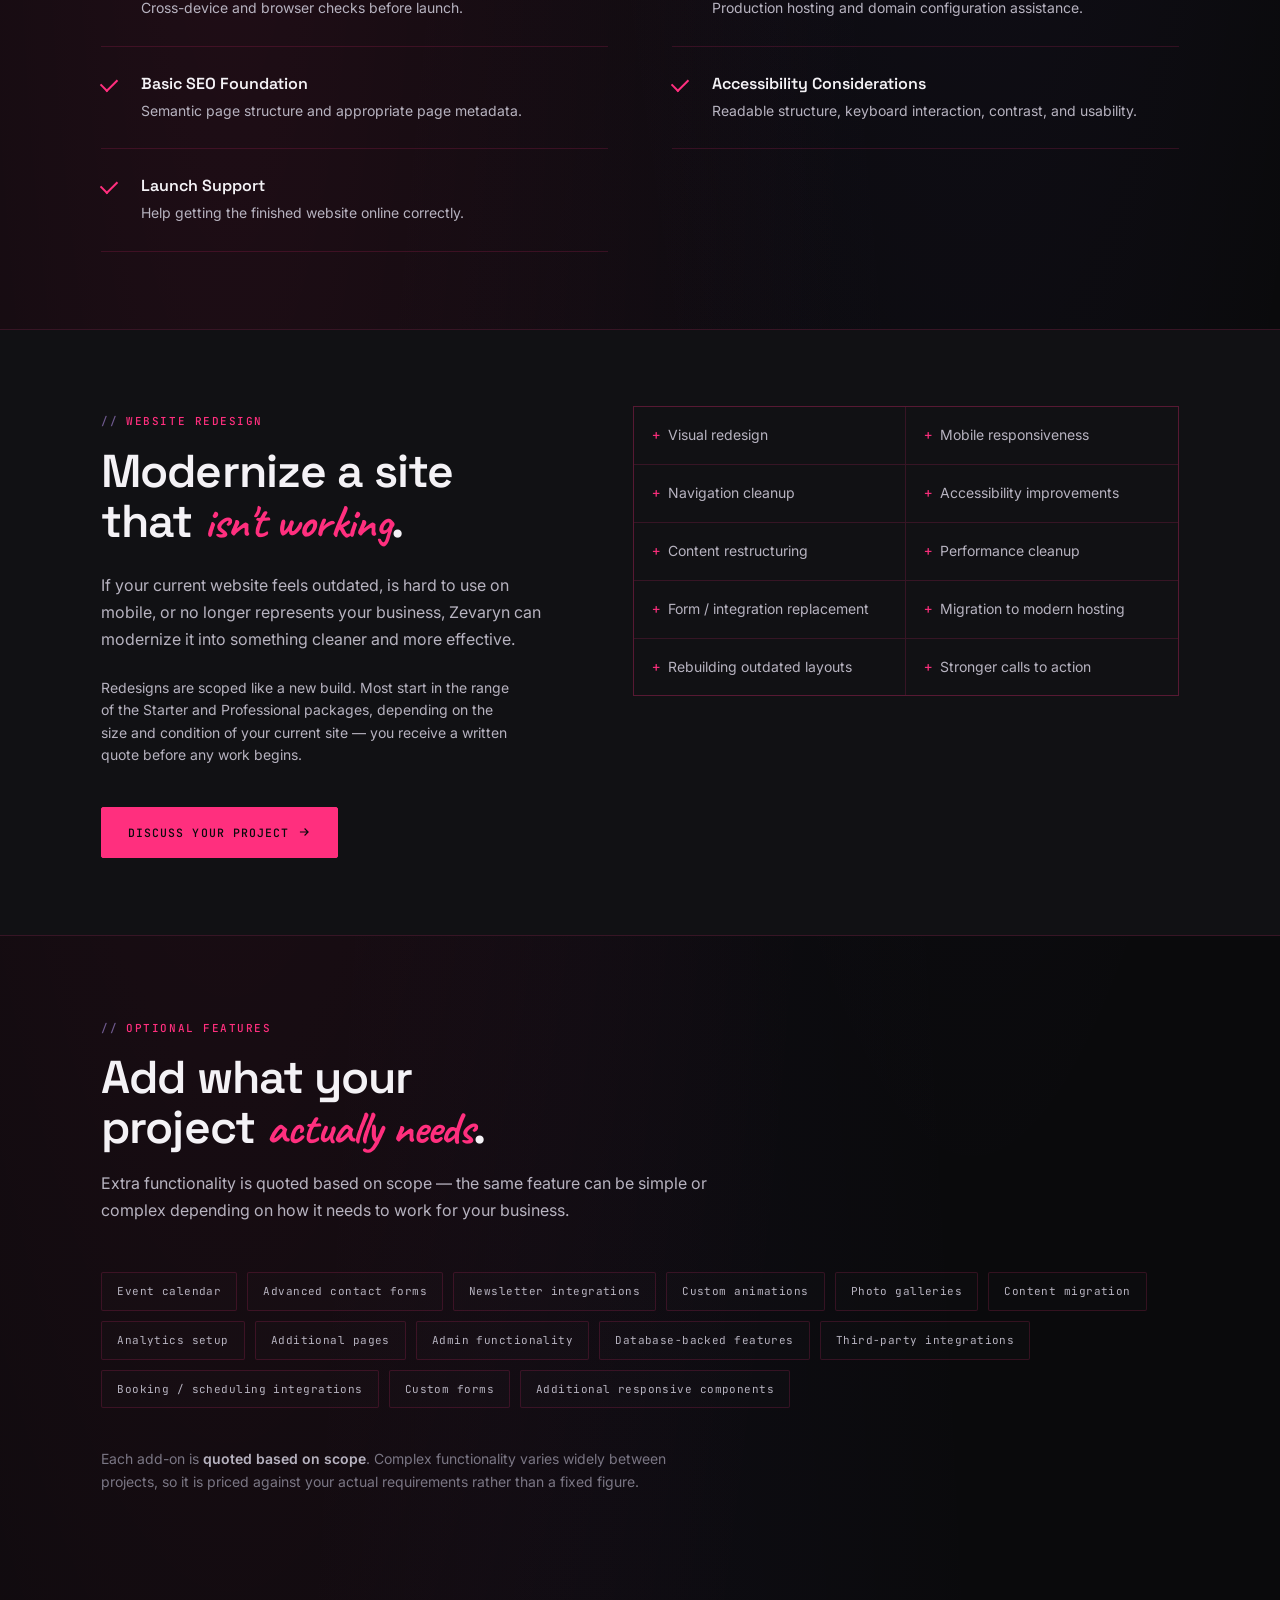
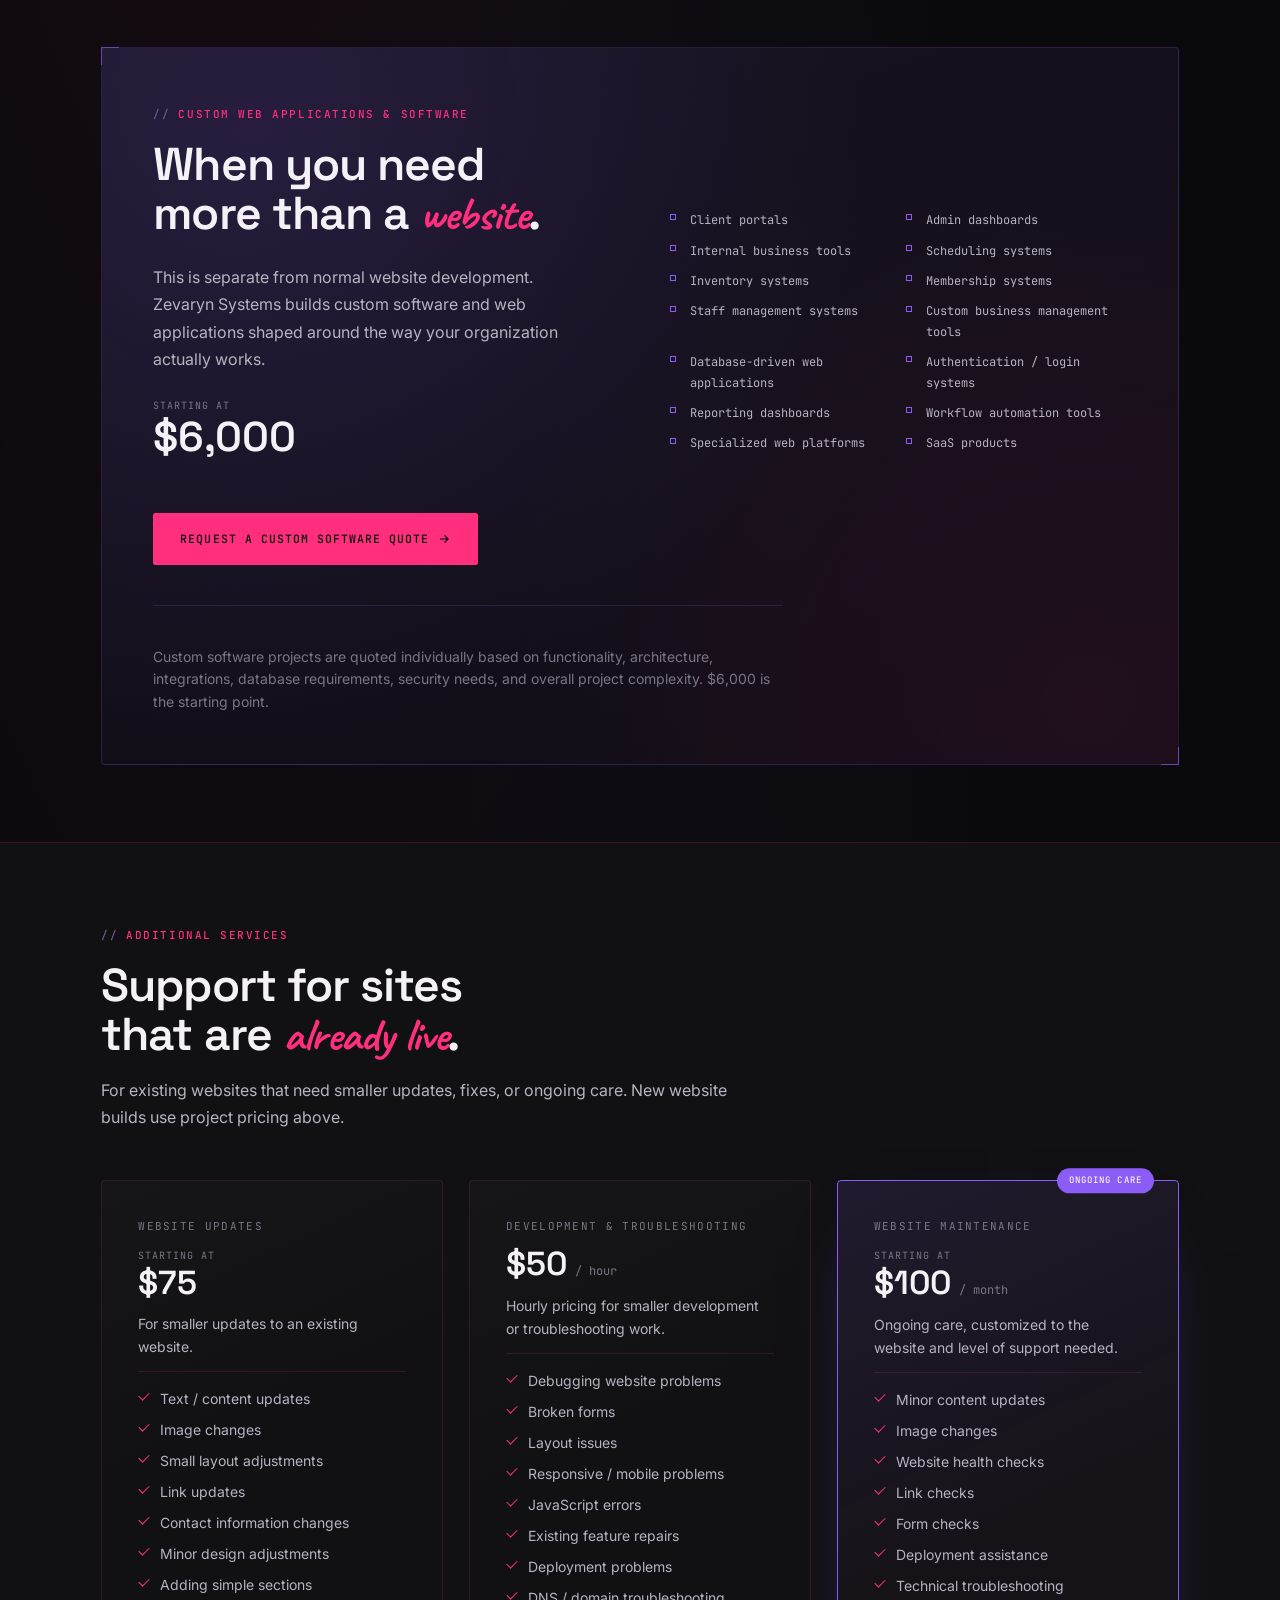
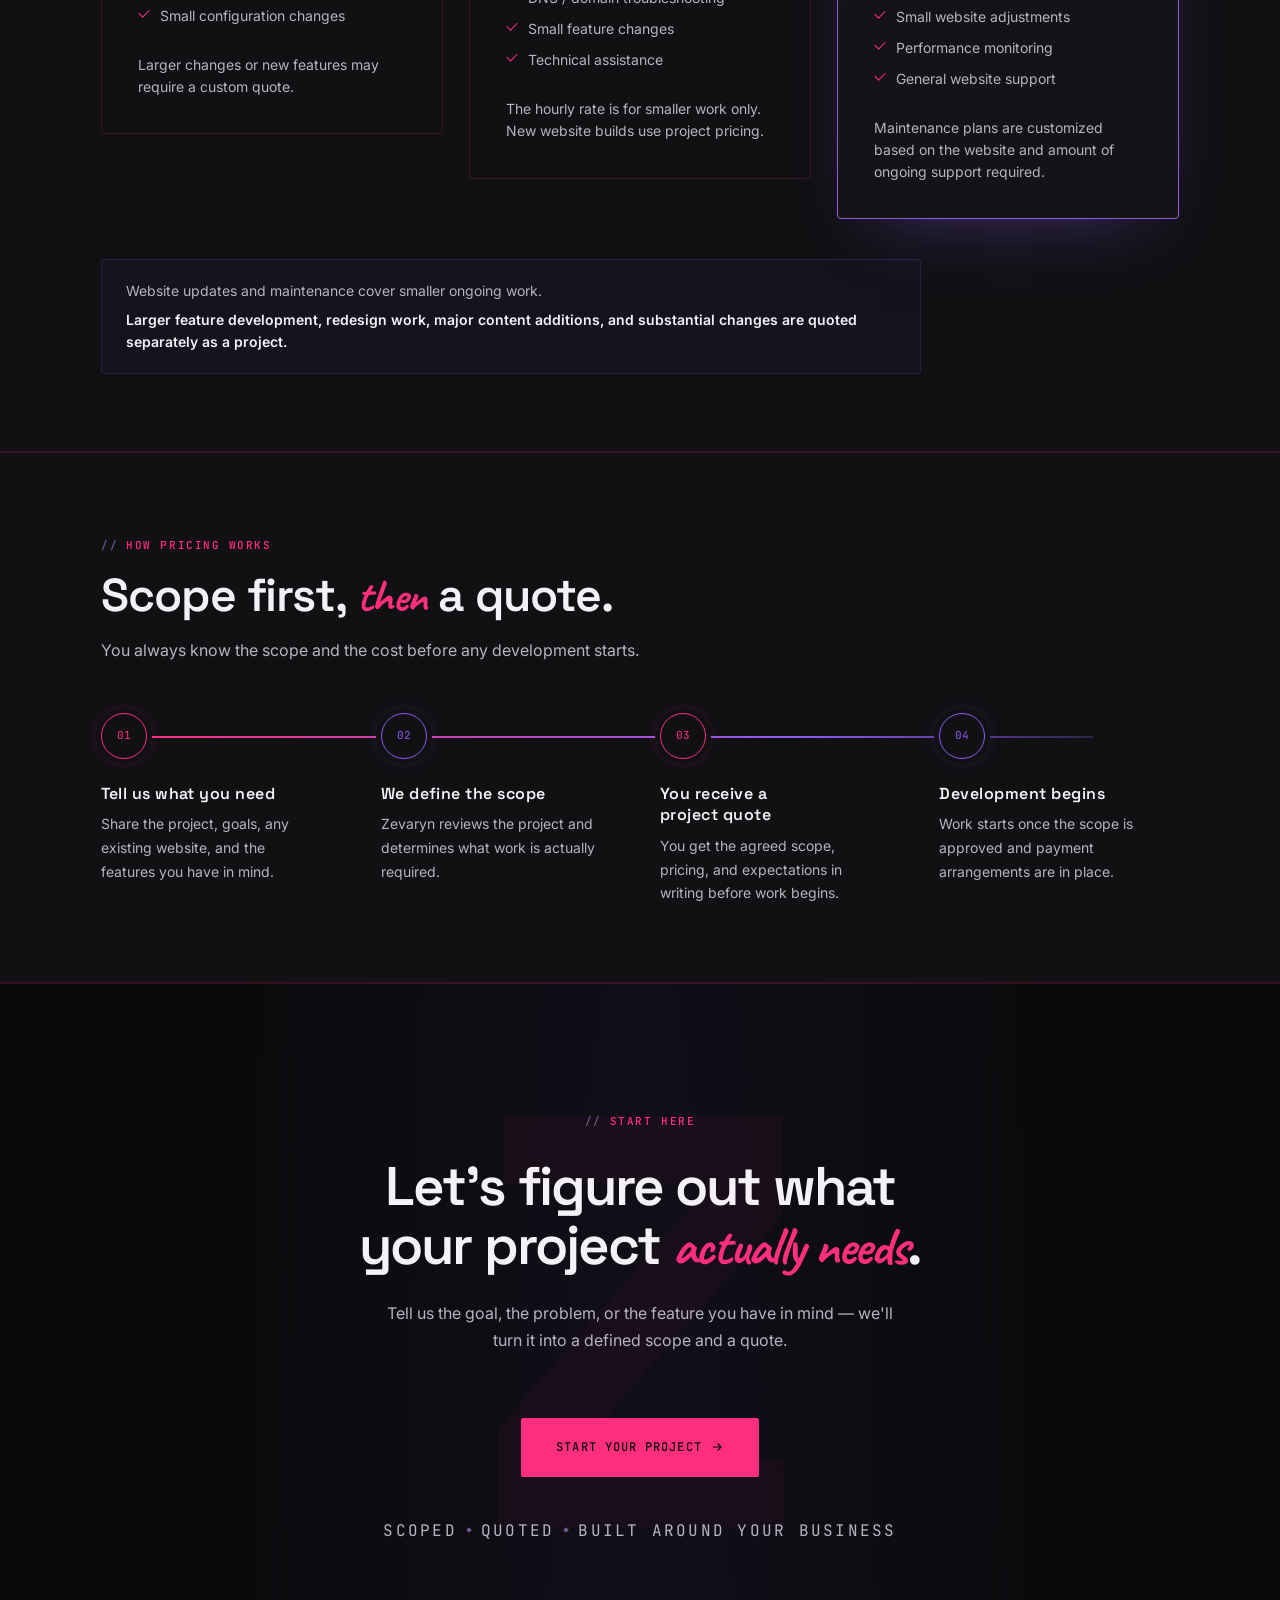
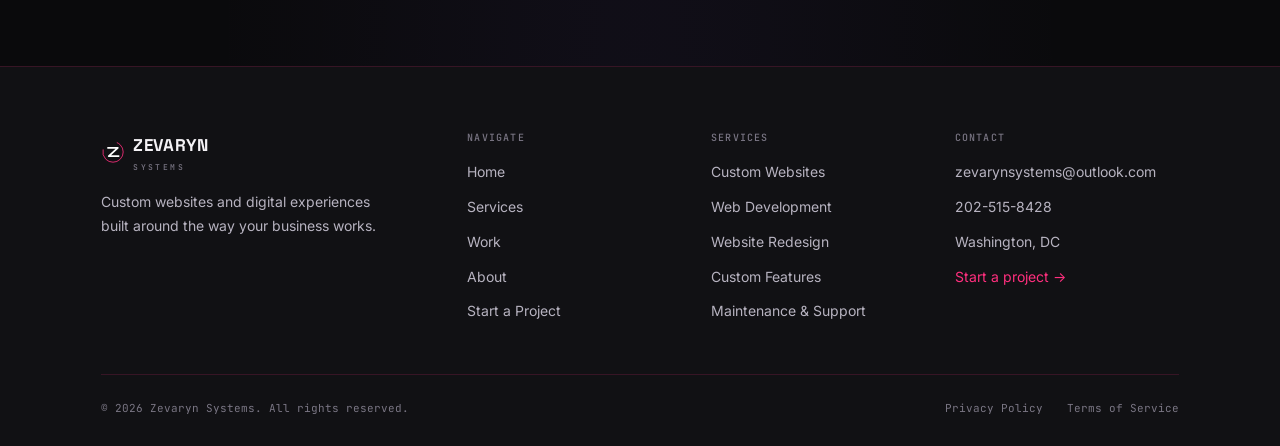
<file: services.html>
<!DOCTYPE html>
<html lang="en">

<head>
  <meta charset="UTF-8">
  <meta name="viewport" content="width=device-width, initial-scale=1.0">

  <title>Services &amp; Pricing — Zevaryn Systems</title>

  <meta
    name="description"
    content="Zevaryn Systems builds custom websites and web applications with clear, project-based pricing — starter sites from $1,500, professional sites from $2,500, advanced builds from $4,000, and custom software from $6,000. Every project scoped and quoted individually."
  >
  <link rel="canonical" href="https://zevarynsystems.com/services.html">
  <meta property="og:title" content="Services &amp; Pricing — Zevaryn Systems">
  <meta property="og:description" content="Custom web design, development, business tools, and support services from Zevaryn Systems.">
  <meta property="og:type" content="website">
  <meta property="og:url" content="https://zevarynsystems.com/services.html">
  <meta property="og:site_name" content="Zevaryn Systems">
  <meta property="og:image" content="https://zevarynsystems.com/images/zevaryn-social-card.png">
  <meta property="og:image:width" content="1200">
  <meta property="og:image:height" content="630">
  <meta property="og:image:alt" content="Zevaryn Systems — Built for the way your business works.">
  <meta name="twitter:card" content="summary">
  <meta name="twitter:title" content="Services &amp; Pricing — Zevaryn Systems">
  <meta name="twitter:description" content="Custom web design, development, business tools, and support services from Zevaryn Systems.">
  <meta name="twitter:image" content="https://zevarynsystems.com/images/zevaryn-social-card.png">
  <meta name="twitter:image:alt" content="Zevaryn Systems — Built for the way your business works.">
  <meta name="theme-color" content="#0a0a0c">

  <link rel="preconnect" href="https://fonts.googleapis.com">
  <link rel="preconnect" href="https://fonts.gstatic.com" crossorigin>
  <link rel="stylesheet" href="https://fonts.googleapis.com/css2?family=Space+Grotesk:wght@400;500;600;700&family=Inter:wght@400;500;600&family=JetBrains+Mono:wght@400;500&family=Caveat:wght@600;700&display=swap">

  <link rel="stylesheet" href="css/style.css">
  <link rel="stylesheet" href="css/services.css">
  <link rel="icon" href="data:image/svg+xml,%3Csvg xmlns='http://www.w3.org/2000/svg' viewBox='0 0 40 40'%3E%3Crect width='40' height='40' rx='8' fill='%230a0a0c'/%3E%3Ccircle cx='20' cy='20' r='15' fill='none' stroke='%23ff2f7e' stroke-width='2.4' stroke-dasharray='62 30' transform='rotate(-45 20 20)'/%3E%3Cpath d='M13 14H27L14 26H28' fill='none' stroke='%23f4f2f6' stroke-width='3.4' stroke-linecap='square' stroke-linejoin='round'/%3E%3C/svg%3E">
</head>

<body>

  <a class="skip-link" href="#main-content">Skip to main content</a>

  <!-- ==========================================================
       BACKGROUND EFFECTS
       ========================================================== -->

  <div class="grid-overlay" aria-hidden="true"></div>
  <div class="grain" aria-hidden="true"></div>



  <!-- ==========================================================
       NAVIGATION
       ========================================================== -->

  <header class="site-nav">
    <div class="container nav-inner">

      <a href="index.html" class="nav-logo" aria-label="Zevaryn Systems — home">
        <svg viewBox="0 0 40 40" fill="none" aria-hidden="true">
          <circle cx="20" cy="20" r="17" stroke="#ff2f7e" stroke-width="1.3" stroke-dasharray="70 30" stroke-linecap="round" transform="rotate(-45 20 20)"/>
          <path d="M12 13H28L13 27H29" stroke="#fff" stroke-width="3" stroke-linecap="square" stroke-linejoin="round"/>
        </svg>
        <span>ZEVARYN<span class="sub">SYSTEMS</span></span>
      </a>

      <nav class="nav-links" aria-label="Primary navigation">
        <a href="index.html">Home</a>
        <a href="services.html" class="active" aria-current="page">Services</a>
        <a href="work.html">Work</a>
        <a href="about.html">About</a>
      </nav>

      <div class="nav-actions">
        <a href="start-a-project.html" class="nav-cta">Start a Project</a>
        <button class="nav-toggle" type="button" aria-label="Open navigation menu" aria-expanded="false" aria-controls="mobile-menu">
          <span></span><span></span><span></span>
        </button>
      </div>

    </div>
  </header>

  <div class="mobile-menu" id="mobile-menu" aria-label="Mobile navigation">
    <a href="index.html">Home</a>
    <a href="services.html" class="active" aria-current="page">Services</a>
    <a href="work.html">Work</a>
    <a href="about.html">About</a>
    <a href="start-a-project.html" class="m-cta">Start a Project →</a>
  </div>



  <!-- ==========================================================
       MAIN
       ========================================================== -->

  <main id="main-content">


    <!-- ========================================================
         1. HERO
         ======================================================== -->

    <section class="svc-hero">
      <div class="container">

        <p class="svc-hero-eyebrow reveal in">
          <b>Services</b> <span>/</span> Web + Business Systems
        </p>

        <h1 class="reveal in" data-delay="80">
          Solutions built around <span class="brush">your business</span>.
        </h1>

        <p class="svc-hero-lead reveal in" data-delay="160">
          From a new website to custom business tools, Zevaryn Systems
          builds digital solutions around what your organization actually
          needs.
        </p>

        <div class="svc-hero-actions reveal in" data-delay="240">
          <a href="start-a-project.html" class="btn btn-primary">
            Start a Project
            <svg viewBox="0 0 24 24" fill="none" aria-hidden="true"><path d="M5 12h14M13 6l6 6-6 6" stroke="currentColor" stroke-width="2"/></svg>
          </a>
          <a href="work.html" class="btn btn-ghost">
            View Our Work
            <svg viewBox="0 0 24 24" fill="none" aria-hidden="true"><path d="M5 12h14M13 6l6 6-6 6" stroke="currentColor" stroke-width="2"/></svg>
          </a>
        </div>

      </div>
    </section>



    <!-- ========================================================
         2. CORE SERVICES
         ======================================================== -->

    <section class="section svc-section">
      <div class="container">

        <div class="section-heading reveal">
          <div class="label">Core Services</div>
          <h2>What Zevaryn <span class="brush">builds</span>.</h2>
          <p>
            Some businesses need a completely new website. Others need a
            redesign, a single custom feature, or someone to keep things
            working after launch — Zevaryn can meet you where you are.
          </p>
        </div>

        <ol class="svc-list">

          <li class="svc-item reveal">
            <span class="svc-item-num">01</span>
            <div class="svc-item-body">
              <div class="svc-item-title">
                <svg class="svc-item-icon" viewBox="0 0 24 24" fill="none" stroke="#ff2f7e" stroke-width="1.6" aria-hidden="true">
                  <rect x="3" y="4" width="18" height="14" rx="1"/><path d="M3 9h18"/>
                </svg>
                <h3>Custom Web Design</h3>
              </div>
              <p>Original layouts built around your brand, audience, content, and goals — never forced into a prebuilt theme.</p>
              <div class="tag-row">
                <span class="tag">Brand Direction</span>
                <span class="tag">Layout</span>
                <span class="tag">User Experience</span>
              </div>
            </div>
          </li>

          <li class="svc-item reveal">
            <span class="svc-item-num">02</span>
            <div class="svc-item-body">
              <div class="svc-item-title">
                <svg class="svc-item-icon" viewBox="0 0 24 24" fill="none" stroke="#8b5cf6" stroke-width="1.6" aria-hidden="true">
                  <path d="m8 9-4 3 4 3"/><path d="m16 9 4 3-4 3"/><path d="m14 5-4 14"/>
                </svg>
                <h3>Web Development</h3>
              </div>
              <p>Responsive, accessible, production-ready development built to perform across modern devices and browsers.</p>
              <div class="tag-row">
                <span class="tag">HTML / CSS / JS</span>
                <span class="tag">Responsive Build</span>
                <span class="tag">Testing</span>
              </div>
            </div>
          </li>

          <li class="svc-item reveal">
            <span class="svc-item-num">03</span>
            <div class="svc-item-body">
              <div class="svc-item-title">
                <svg class="svc-item-icon" viewBox="0 0 24 24" fill="none" stroke="#ff2f7e" stroke-width="1.6" aria-hidden="true">
                  <path d="M3 12a9 9 0 1 0 3-6.7"/><path d="M3 4v6h6"/>
                </svg>
                <h3>Website Redesign</h3>
              </div>
              <p>Modernize an outdated or underperforming website without losing what already works.</p>
              <div class="tag-row">
                <span class="tag">Visual Refresh</span>
                <span class="tag">Mobile</span>
                <span class="tag">Content Cleanup</span>
              </div>
            </div>
          </li>

          <li class="svc-item reveal">
            <span class="svc-item-num">04</span>
            <div class="svc-item-body">
              <div class="svc-item-title">
                <svg class="svc-item-icon" viewBox="0 0 24 24" fill="none" stroke="#8b5cf6" stroke-width="1.6" aria-hidden="true">
                  <path d="M13 2 3 14h7l-1 8 10-12h-7l1-8z"/>
                </svg>
                <h3>Digital Experiences</h3>
              </div>
              <p>Forms, calendars, interactions, animation, and custom website features that improve usability and engagement.</p>
              <div class="tag-row">
                <span class="tag">Interaction</span>
                <span class="tag">Forms</span>
                <span class="tag">Motion</span>
              </div>
            </div>
          </li>

          <li class="svc-item reveal">
            <span class="svc-item-num">05</span>
            <div class="svc-item-body">
              <div class="svc-item-title">
                <svg class="svc-item-icon" viewBox="0 0 24 24" fill="none" stroke="#ff2f7e" stroke-width="1.6" aria-hidden="true">
                  <rect x="3" y="3" width="7" height="7" rx="1"/><rect x="14" y="3" width="7" height="7" rx="1"/><rect x="3" y="14" width="7" height="7" rx="1"/><rect x="14" y="14" width="7" height="7" rx="1"/>
                </svg>
                <h3>Business Tools</h3>
              </div>
              <p>Internal tools, admin dashboards, management systems, and custom integrations for when a normal website is not enough.</p>
              <div class="tag-row">
                <span class="tag">Dashboards</span>
                <span class="tag">Workflows</span>
                <span class="tag">Integrations</span>
              </div>
            </div>
          </li>

          <li class="svc-item reveal">
            <span class="svc-item-num">06</span>
            <div class="svc-item-body">
              <div class="svc-item-title">
                <svg class="svc-item-icon" viewBox="0 0 24 24" fill="none" stroke="#8b5cf6" stroke-width="1.6" aria-hidden="true">
                  <path d="M20 6 9 17l-5-5"/>
                </svg>
                <h3>Ongoing Support</h3>
              </div>
              <p>Maintenance, updates, troubleshooting, and technical support after your website goes live.</p>
              <div class="tag-row">
                <span class="tag">Updates</span>
                <span class="tag">Troubleshooting</span>
                <span class="tag">Improvements</span>
              </div>
            </div>
          </li>

        </ol>

      </div>
    </section>



    <!-- ========================================================
         3. WEBSITE PACKAGES + PRICING
         ======================================================== -->

    <section class="section svc-section svc-band" id="pricing">
      <div class="container">

        <div class="section-heading reveal">
          <div class="label">Website Packages</div>
          <h2>Professional websites, <span class="brush">clearly scoped</span>.</h2>
          <p>
            Every Zevaryn project is quoted individually. The prices below
            are starting points for the most common kinds of website work,
            and each package lists exactly what it includes.
          </p>
        </div>

        <!-- PRICING DISCLAIMER -->
        <div class="svc-disclaimer reveal">
          <p class="svc-disclaimer-title">Every project is different.</p>
          <p>
            The prices shown are starting prices. Final pricing depends on
            project size, functionality, integrations, content
            requirements, timeline, technical complexity, and overall
            scope.
          </p>
          <p>
            A detailed project quote and scope of work will be provided
            before development begins.
          </p>
        </div>

        <div class="svc-packages">

          <!-- STARTER -->
          <article class="svc-package reveal" id="starter-website">
            <div class="svc-package-lead">
              <div class="eyebrow-tag">Starter Website</div>
              <div class="svc-package-price">
                <span class="pricing-prefix">Starting at</span>
                <strong>$1,500</strong>
              </div>
              <p class="svc-package-desc">
                For small businesses, freelancers, consultants,
                organizations, and new brands that need a professional
                online presence.
              </p>
              <p class="svc-best-for">
                <span>Best for</span>
                Small businesses, portfolios, consultants, freelancers,
                and organizations launching their first professional
                website.
              </p>
              <a href="start-a-project.html" class="btn btn-secondary">Start Your Project</a>
            </div>

            <div class="svc-package-groups">
              <div class="svc-feature-group">
                <p class="svc-feature-group-label">Design &amp; build</p>
                <ul class="pricing-features">
                  <li class="pricing-feature">Up to 4 custom website pages</li>
                  <li class="pricing-feature">Custom responsive design</li>
                  <li class="pricing-feature">Desktop, tablet, and mobile optimization</li>
                  <li class="pricing-feature">Professional navigation and footer</li>
                  <li class="pricing-feature">Custom visual styling</li>
                  <li class="pricing-feature">Basic animations and interactions</li>
                  <li class="pricing-feature">Clean semantic HTML structure</li>
                </ul>
              </div>
              <div class="svc-feature-group">
                <p class="svc-feature-group-label">Content &amp; SEO</p>
                <ul class="pricing-features">
                  <li class="pricing-feature">Contact or inquiry form</li>
                  <li class="pricing-feature">Social media links</li>
                  <li class="pricing-feature">Client-provided images and content integration</li>
                  <li class="pricing-feature">Basic on-page SEO setup</li>
                  <li class="pricing-feature">Page titles and meta descriptions</li>
                  <li class="pricing-feature">Basic accessibility considerations</li>
                </ul>
              </div>
              <div class="svc-feature-group">
                <p class="svc-feature-group-label">Launch &amp; support</p>
                <ul class="pricing-features">
                  <li class="pricing-feature">Domain connection assistance</li>
                  <li class="pricing-feature">Hosting setup and configuration</li>
                  <li class="pricing-feature">Website deployment</li>
                  <li class="pricing-feature">Basic browser and device testing</li>
                  <li class="pricing-feature">2 revision rounds</li>
                  <li class="pricing-feature">Final launch support</li>
                </ul>
              </div>
            </div>
          </article>

          <!-- PROFESSIONAL (recommended) -->
          <article class="svc-package svc-package-featured reveal" id="professional-website">
            <div class="svc-package-lead">
              <span class="svc-package-badge">Most Popular</span>
              <div class="eyebrow-tag">Professional Website</div>
              <div class="svc-package-price">
                <span class="pricing-prefix">Starting at</span>
                <strong>$2,500</strong>
              </div>
              <p class="svc-package-desc">
                For businesses and organizations that need a larger, more
                customized website.
              </p>
              <p class="svc-best-for">
                <span>Best for</span>
                Established businesses, consultants, agencies, nonprofits,
                service businesses, and growing organizations.
              </p>
              <a href="start-a-project.html" class="btn btn-primary">Start Your Project</a>
            </div>

            <div class="svc-package-groups">
              <div class="svc-feature-group">
                <p class="svc-feature-group-label">Design &amp; layout</p>
                <ul class="pricing-features">
                  <li class="pricing-feature">Up to 8 custom pages</li>
                  <li class="pricing-feature">Fully customized responsive design</li>
                  <li class="pricing-feature">Desktop, tablet, and mobile optimization</li>
                  <li class="pricing-feature">Advanced page layouts</li>
                  <li class="pricing-feature">Custom navigation and footer</li>
                  <li class="pricing-feature">Custom animations and interactions</li>
                  <li class="pricing-feature">Calls to action</li>
                </ul>
              </div>
              <div class="svc-feature-group">
                <p class="svc-feature-group-label">Sections &amp; content</p>
                <ul class="pricing-features">
                  <li class="pricing-feature">Advanced contact / inquiry forms</li>
                  <li class="pricing-feature">Service sections</li>
                  <li class="pricing-feature">Testimonials</li>
                  <li class="pricing-feature">Team / staff sections</li>
                  <li class="pricing-feature">Partner or sponsor sections</li>
                  <li class="pricing-feature">Portfolio or project showcases</li>
                  <li class="pricing-feature">Image galleries</li>
                  <li class="pricing-feature">Client-provided content and image integration</li>
                </ul>
              </div>
              <div class="svc-feature-group">
                <p class="svc-feature-group-label">SEO &amp; analytics</p>
                <ul class="pricing-features">
                  <li class="pricing-feature">Basic SEO setup</li>
                  <li class="pricing-feature">Page titles and meta descriptions</li>
                  <li class="pricing-feature">Analytics setup</li>
                  <li class="pricing-feature">Social media integration</li>
                </ul>
              </div>
              <div class="svc-feature-group">
                <p class="svc-feature-group-label">Launch &amp; support</p>
                <ul class="pricing-features">
                  <li class="pricing-feature">Domain and DNS configuration assistance</li>
                  <li class="pricing-feature">Hosting configuration</li>
                  <li class="pricing-feature">Website deployment</li>
                  <li class="pricing-feature">Cross-browser and device testing</li>
                  <li class="pricing-feature">Performance optimization</li>
                  <li class="pricing-feature">3 revision rounds</li>
                  <li class="pricing-feature">Launch support</li>
                </ul>
              </div>
            </div>
          </article>

          <!-- ADVANCED BUSINESS -->
          <article class="svc-package reveal" id="advanced-business-website">
            <div class="svc-package-lead">
              <div class="eyebrow-tag">Advanced Business Website</div>
              <div class="svc-package-price">
                <span class="pricing-prefix">Starting at</span>
                <strong>$4,000</strong>
              </div>
              <p class="svc-package-desc">
                For larger websites that require advanced functionality,
                integrations, or custom-built features. $4,000 is the
                starting point — final pricing depends on the actual scope
                and features selected.
              </p>
              <p class="svc-best-for">
                <span>Best for</span>
                Businesses and organizations that need more than a
                traditional informational website.
              </p>
              <a href="start-a-project.html" class="btn btn-secondary">Get a Project Estimate</a>
            </div>

            <div class="svc-package-groups">
              <div class="svc-feature-group">
                <p class="svc-feature-group-label">Architecture &amp; design</p>
                <ul class="pricing-features">
                  <li class="pricing-feature">8+ custom pages</li>
                  <li class="pricing-feature">Fully customized responsive website design</li>
                  <li class="pricing-feature">Advanced page architecture</li>
                  <li class="pricing-feature">Advanced animations and interactions</li>
                </ul>
              </div>
              <div class="svc-feature-group">
                <p class="svc-feature-group-label">Functionality</p>
                <ul class="pricing-features">
                  <li class="pricing-feature">Custom JavaScript functionality</li>
                  <li class="pricing-feature">Dynamic content</li>
                  <li class="pricing-feature">Advanced forms and workflows</li>
                  <li class="pricing-feature">Events or calendar systems</li>
                  <li class="pricing-feature">Galleries and media systems</li>
                  <li class="pricing-feature">Search or filtering systems</li>
                  <li class="pricing-feature">Custom data displays</li>
                </ul>
              </div>
              <div class="svc-feature-group">
                <p class="svc-feature-group-label">Integrations &amp; data</p>
                <ul class="pricing-features">
                  <li class="pricing-feature">Third-party integrations</li>
                  <li class="pricing-feature">API integrations</li>
                  <li class="pricing-feature">Database-connected features</li>
                  <li class="pricing-feature">Admin or management tools</li>
                  <li class="pricing-feature">Custom business workflows</li>
                </ul>
              </div>
              <div class="svc-feature-group">
                <p class="svc-feature-group-label">SEO, launch &amp; testing</p>
                <ul class="pricing-features">
                  <li class="pricing-feature">Analytics integration</li>
                  <li class="pricing-feature">Enhanced SEO setup</li>
                  <li class="pricing-feature">Domain and DNS configuration</li>
                  <li class="pricing-feature">Hosting and deployment configuration</li>
                  <li class="pricing-feature">Performance optimization</li>
                  <li class="pricing-feature">Advanced browser and device testing</li>
                  <li class="pricing-feature">Launch assistance</li>
                  <li class="pricing-feature">Revision scope defined during project planning</li>
                </ul>
              </div>
              <p class="svc-scope-note">
                Features above <strong>may</strong> be included depending on
                the project. Not every listed feature is automatically part
                of a $4,000 build — $4,000 is the starting point, and the
                final quote reflects the scope and features you actually
                choose.
              </p>
            </div>
          </article>

        </div>

      </div>
    </section>



    <!-- ========================================================
         5. WHAT EVERY WEBSITE INCLUDES
         ======================================================== -->

    <section class="section svc-section">
      <div class="container">

        <div class="section-heading reveal">
          <div class="label">Every Build Includes</div>
          <h2>The baseline you get with <span class="brush">every</span> website.</h2>
          <p>These come standard on every Zevaryn website build, regardless of which package a project starts from.</p>
        </div>

        <div class="svc-includes-grid reveal">

          <div class="svc-include">
            <div>
              <h3>Custom Design</h3>
              <p>No generic one-size-fits-all template.</p>
            </div>
          </div>

          <div class="svc-include">
            <div>
              <h3>Responsive Development</h3>
              <p>Designed for desktop, tablet, and mobile.</p>
            </div>
          </div>

          <div class="svc-include">
            <div>
              <h3>Testing</h3>
              <p>Cross-device and browser checks before launch.</p>
            </div>
          </div>

          <div class="svc-include">
            <div>
              <h3>Deployment</h3>
              <p>Production hosting and domain configuration assistance.</p>
            </div>
          </div>

          <div class="svc-include">
            <div>
              <h3>Basic SEO Foundation</h3>
              <p>Semantic page structure and appropriate page metadata.</p>
            </div>
          </div>

          <div class="svc-include">
            <div>
              <h3>Accessibility Considerations</h3>
              <p>Readable structure, keyboard interaction, contrast, and usability.</p>
            </div>
          </div>

          <div class="svc-include">
            <div>
              <h3>Launch Support</h3>
              <p>Help getting the finished website online correctly.</p>
            </div>
          </div>

        </div>

      </div>
    </section>



    <!-- ========================================================
         6. WEBSITE REDESIGN
         ======================================================== -->

    <section class="section svc-section svc-band">
      <div class="container">

        <div class="svc-redesign-layout">

          <div class="svc-redesign-lead reveal">
            <div class="label">Website Redesign</div>
            <h2>Modernize a site that <span class="brush">isn't working</span>.</h2>
            <p>
              If your current website feels outdated, is hard to use on
              mobile, or no longer represents your business, Zevaryn can
              modernize it into something cleaner and more effective.
            </p>
            <p class="svc-note">
              Redesigns are scoped like a new build. Most start in the
              range of the Starter and Professional packages, depending on
              the size and condition of your current site — you receive a
              written quote before any work begins.
            </p>
            <a href="start-a-project.html" class="btn btn-primary">
              Discuss Your Project
              <svg viewBox="0 0 24 24" fill="none" aria-hidden="true"><path d="M5 12h14M13 6l6 6-6 6" stroke="currentColor" stroke-width="2"/></svg>
            </a>
          </div>

          <ul class="svc-redesign-list reveal" data-delay="100">
            <li>Visual redesign</li>
            <li>Mobile responsiveness</li>
            <li>Navigation cleanup</li>
            <li>Accessibility improvements</li>
            <li>Content restructuring</li>
            <li>Performance cleanup</li>
            <li>Form / integration replacement</li>
            <li>Migration to modern hosting</li>
            <li>Rebuilding outdated layouts</li>
            <li>Stronger calls to action</li>
          </ul>

        </div>

      </div>
    </section>



    <!-- ========================================================
         7. OPTIONAL FEATURES / ADD-ONS
         ======================================================== -->

    <section class="section svc-section">
      <div class="container">

        <div class="section-heading reveal">
          <div class="label">Optional Features</div>
          <h2>Add what your project <span class="brush">actually needs</span>.</h2>
          <p>
            Extra functionality is quoted based on scope — the same
            feature can be simple or complex depending on how it needs to
            work for your business.
          </p>
        </div>

        <ul class="svc-addon-grid reveal">
          <li>Event calendar</li>
          <li>Advanced contact forms</li>
          <li>Newsletter integrations</li>
          <li>Custom animations</li>
          <li>Photo galleries</li>
          <li>Content migration</li>
          <li>Analytics setup</li>
          <li>Additional pages</li>
          <li>Admin functionality</li>
          <li>Database-backed features</li>
          <li>Third-party integrations</li>
          <li>Booking / scheduling integrations</li>
          <li>Custom forms</li>
          <li>Additional responsive components</li>
        </ul>

        <p class="svc-note reveal">
          Each add-on is <strong>quoted based on scope</strong>. Complex
          functionality varies widely between projects, so it is priced
          against your actual requirements rather than a fixed figure.
        </p>

      </div>
    </section>



    <!-- ========================================================
         8. CUSTOM WEB APPLICATIONS & SOFTWARE
         ======================================================== -->

    <section class="section svc-section" id="custom-software">
      <div class="container">

        <div class="svc-tools-panel tech-frame reveal">

          <div class="svc-tools-grid">

            <div class="svc-tools-copy">
              <div class="label">Custom Web Applications &amp; Software</div>
              <h2>When you need more than a <span class="brush">website</span>.</h2>
              <p>
                This is separate from normal website development. Zevaryn
                Systems builds custom software and web applications shaped
                around the way your organization actually works.
              </p>
              <div class="svc-package-price svc-tools-price-block">
                <span class="pricing-prefix">Starting at</span>
                <strong>$6,000</strong>
              </div>
              <a href="start-a-project.html" class="btn btn-primary">
                Request a Custom Software Quote
                <svg viewBox="0 0 24 24" fill="none" aria-hidden="true"><path d="M5 12h14M13 6l6 6-6 6" stroke="currentColor" stroke-width="2"/></svg>
              </a>
            </div>

            <ul class="svc-tools-list">
              <li>Client portals</li>
              <li>Admin dashboards</li>
              <li>Internal business tools</li>
              <li>Scheduling systems</li>
              <li>Inventory systems</li>
              <li>Membership systems</li>
              <li>Staff management systems</li>
              <li>Custom business management tools</li>
              <li>Database-driven web applications</li>
              <li>Authentication / login systems</li>
              <li>Reporting dashboards</li>
              <li>Workflow automation tools</li>
              <li>Specialized web platforms</li>
              <li>SaaS products</li>
            </ul>

          </div>

          <p class="svc-tools-note">
            Custom software projects are quoted individually based on
            functionality, architecture, integrations, database
            requirements, security needs, and overall project complexity.
            $6,000 is the starting point.
          </p>

        </div>

      </div>
    </section>



    <!-- ========================================================
         9. ADDITIONAL SERVICES
         ======================================================== -->

    <section class="section svc-section svc-band svc-maintenance" id="additional-services">
      <div class="container">

        <div class="section-heading reveal">
          <div class="label">Additional Services</div>
          <h2>Support for sites that are <span class="brush">already live</span>.</h2>
          <p>
            For existing websites that need smaller updates, fixes, or
            ongoing care. New website builds use project pricing above.
          </p>
        </div>

        <div class="maintenance-grid">

          <article class="maintenance-card reveal">
            <div class="eyebrow-tag">Website Updates</div>
            <div class="svc-addl-price">
              <span class="pricing-prefix">Starting at</span>
              <strong>$75</strong>
            </div>
            <p>For smaller updates to an existing website.</p>
            <ul class="pricing-features">
              <li class="pricing-feature">Text / content updates</li>
              <li class="pricing-feature">Image changes</li>
              <li class="pricing-feature">Small layout adjustments</li>
              <li class="pricing-feature">Link updates</li>
              <li class="pricing-feature">Contact information changes</li>
              <li class="pricing-feature">Minor design adjustments</li>
              <li class="pricing-feature">Adding simple sections</li>
              <li class="pricing-feature">Small configuration changes</li>
            </ul>
            <p class="svc-card-note">Larger changes or new features may require a custom quote.</p>
          </article>

          <article class="maintenance-card reveal" data-delay="80">
            <div class="eyebrow-tag">Development &amp; Troubleshooting</div>
            <div class="svc-addl-price">
              <strong>$50</strong>
              <span class="pricing-frequency">/ hour</span>
            </div>
            <p>Hourly pricing for smaller development or troubleshooting work.</p>
            <ul class="pricing-features">
              <li class="pricing-feature">Debugging website problems</li>
              <li class="pricing-feature">Broken forms</li>
              <li class="pricing-feature">Layout issues</li>
              <li class="pricing-feature">Responsive / mobile problems</li>
              <li class="pricing-feature">JavaScript errors</li>
              <li class="pricing-feature">Existing feature repairs</li>
              <li class="pricing-feature">Deployment problems</li>
              <li class="pricing-feature">DNS / domain troubleshooting</li>
              <li class="pricing-feature">Small feature changes</li>
              <li class="pricing-feature">Technical assistance</li>
            </ul>
            <p class="svc-card-note">The hourly rate is for smaller work only. New website builds use project pricing.</p>
          </article>

          <article class="maintenance-card maintenance-card-featured reveal" data-delay="160">
            <div class="pricing-badge">Ongoing Care</div>
            <div class="eyebrow-tag">Website Maintenance</div>
            <div class="svc-addl-price">
              <span class="pricing-prefix">Starting at</span>
              <strong>$100</strong>
              <span class="pricing-frequency">/ month</span>
            </div>
            <p>Ongoing care, customized to the website and level of support needed.</p>
            <ul class="pricing-features">
              <li class="pricing-feature">Minor content updates</li>
              <li class="pricing-feature">Image changes</li>
              <li class="pricing-feature">Website health checks</li>
              <li class="pricing-feature">Link checks</li>
              <li class="pricing-feature">Form checks</li>
              <li class="pricing-feature">Deployment assistance</li>
              <li class="pricing-feature">Technical troubleshooting</li>
              <li class="pricing-feature">Small website adjustments</li>
              <li class="pricing-feature">Performance monitoring</li>
              <li class="pricing-feature">General website support</li>
            </ul>
            <p class="svc-card-note">Maintenance plans are customized based on the website and amount of ongoing support required.</p>
          </article>

        </div>

        <div class="maintenance-hourly-note reveal">
          <span>Website updates and maintenance cover smaller ongoing work.</span>
          <strong>Larger feature development, redesign work, major content additions, and substantial changes are quoted separately as a project.</strong>
        </div>

      </div>
    </section>



    <!-- ========================================================
         11. HOW PRICING WORKS
         ======================================================== -->

    <section class="section svc-section svc-band">
      <div class="container">

        <div class="section-heading reveal">
          <div class="label">How Pricing Works</div>
          <h2>Scope first, <span class="brush">then</span> a quote.</h2>
          <p>You always know the scope and the cost before any development starts.</p>
        </div>

        <ol class="svc-steps reveal">

          <li class="svc-step">
            <div class="svc-step-dot">01</div>
            <h3>Tell us what you need</h3>
            <p>Share the project, goals, any existing website, and the features you have in mind.</p>
          </li>

          <li class="svc-step">
            <div class="svc-step-dot">02</div>
            <h3>We define the scope</h3>
            <p>Zevaryn reviews the project and determines what work is actually required.</p>
          </li>

          <li class="svc-step">
            <div class="svc-step-dot">03</div>
            <h3>You receive a project quote</h3>
            <p>You get the agreed scope, pricing, and expectations in writing before work begins.</p>
          </li>

          <li class="svc-step">
            <div class="svc-step-dot">04</div>
            <h3>Development begins</h3>
            <p>Work starts once the scope is approved and payment arrangements are in place.</p>
          </li>

        </ol>

      </div>
    </section>



    <!-- ========================================================
         12. FINAL CTA
         ======================================================== -->

    <section class="svc-final">

      <div class="svc-final-watermark" aria-hidden="true">Z</div>

      <div class="container">
        <div class="svc-final-inner reveal-scale">
          <div class="label">Start Here</div>
          <h2>Let's figure out what your project <span class="brush">actually needs</span>.</h2>
          <p>Tell us the goal, the problem, or the feature you have in mind — we'll turn it into a defined scope and a quote.</p>
          <a href="start-a-project.html" class="btn btn-primary svc-btn-lg">
            Start Your Project
            <svg viewBox="0 0 24 24" fill="none" aria-hidden="true"><path d="M5 12h14M13 6l6 6-6 6" stroke="currentColor" stroke-width="2"/></svg>
          </a>
          <p class="svc-final-meta"><span>Scoped</span><span>Quoted</span><span>Built around your business</span></p>
        </div>
      </div>

    </section>


  </main>



  <!-- ==========================================================
       FOOTER
       ========================================================== -->

  <footer class="site-footer">
    <div class="container">

      <div class="footer-grid">

        <div class="footer-brand">
          <a href="index.html" class="nav-logo" aria-label="Zevaryn Systems — home">
            <svg viewBox="0 0 40 40" fill="none" aria-hidden="true">
              <circle cx="20" cy="20" r="17" stroke="#ff2f7e" stroke-width="1.3" stroke-dasharray="70 30" stroke-linecap="round" transform="rotate(-45 20 20)"/>
              <path d="M12 13H28L13 27H29" stroke="#fff" stroke-width="3" stroke-linecap="square" stroke-linejoin="round"/>
            </svg>
            <span>ZEVARYN<span class="sub">SYSTEMS</span></span>
          </a>
          <p>Custom websites and digital experiences built around the way your business works.</p>
        </div>

        <nav class="footer-col" aria-label="Site">
          <h4>Navigate</h4>
          <a href="index.html">Home</a>
          <a href="services.html">Services</a>
          <a href="work.html">Work</a>
          <a href="about.html">About</a>
          <a href="start-a-project.html">Start a Project</a>
        </nav>

        <nav class="footer-col" aria-label="Services">
          <h4>Services</h4>
          <a href="services.html">Custom Websites</a>
          <a href="services.html">Web Development</a>
          <a href="services.html">Website Redesign</a>
          <a href="services.html">Custom Features</a>
          <a href="services.html#pricing">Maintenance &amp; Support</a>
        </nav>

        <div class="footer-col footer-contact">
          <h4>Contact</h4>
          <a href="mailto:zevarynsystems@outlook.com">zevarynsystems@outlook.com</a>
          <a href="tel:+12025158428">202-515-8428</a>
          <p>Washington, DC</p>
          <a href="start-a-project.html" class="footer-contact-cta">Start a project →</a>
        </div>

      </div>

      <div class="footer-bottom">
        <span>© 2026 Zevaryn Systems. All rights reserved.</span>
        <span class="footer-legal">
          <a href="privacy.html">Privacy Policy</a>
          <a href="terms.html">Terms of Service</a>
        </span>
      </div>

    </div>
  </footer>



  <!-- ==========================================================
       CURSOR
       ========================================================== -->

  <div class="cursor-halo" aria-hidden="true"></div>



  <!-- ==========================================================
       JAVASCRIPT
       ========================================================== -->

  <script src="js/main.js"></script>

</body>

</html>
</file>
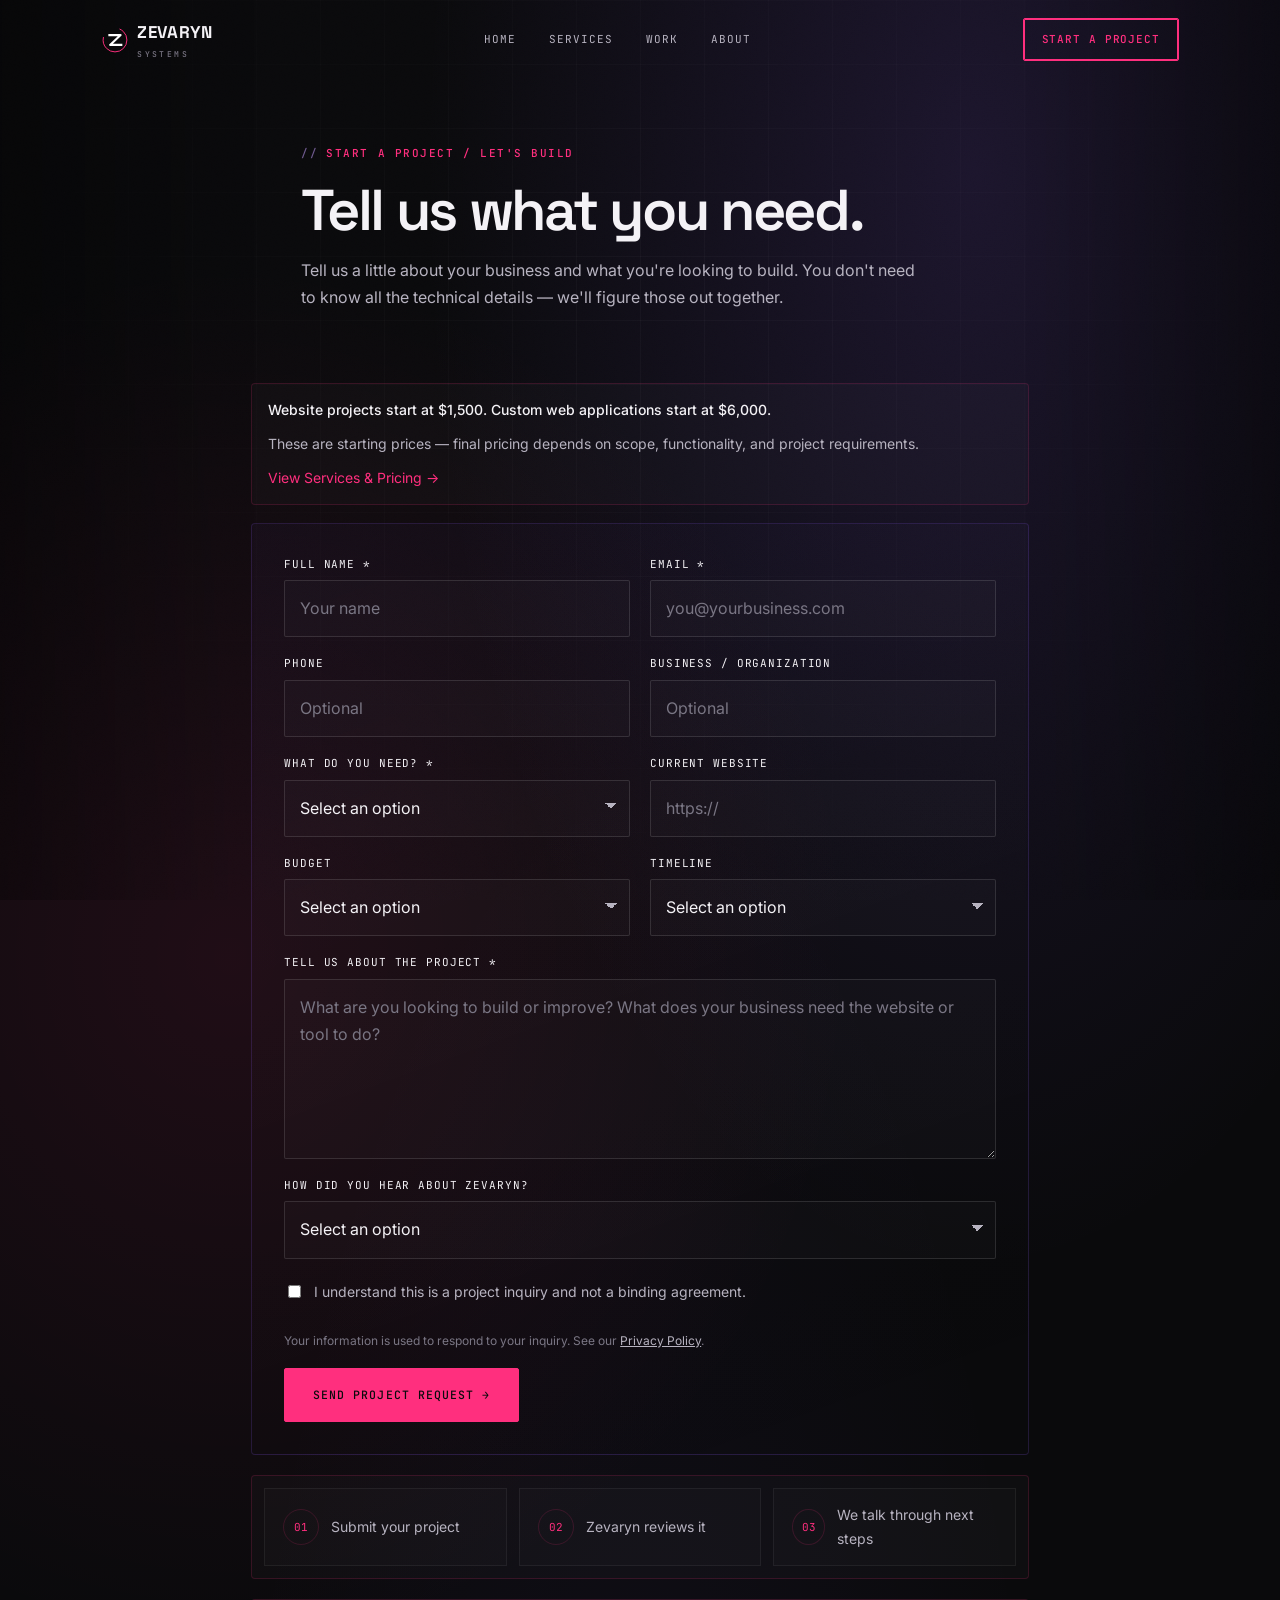
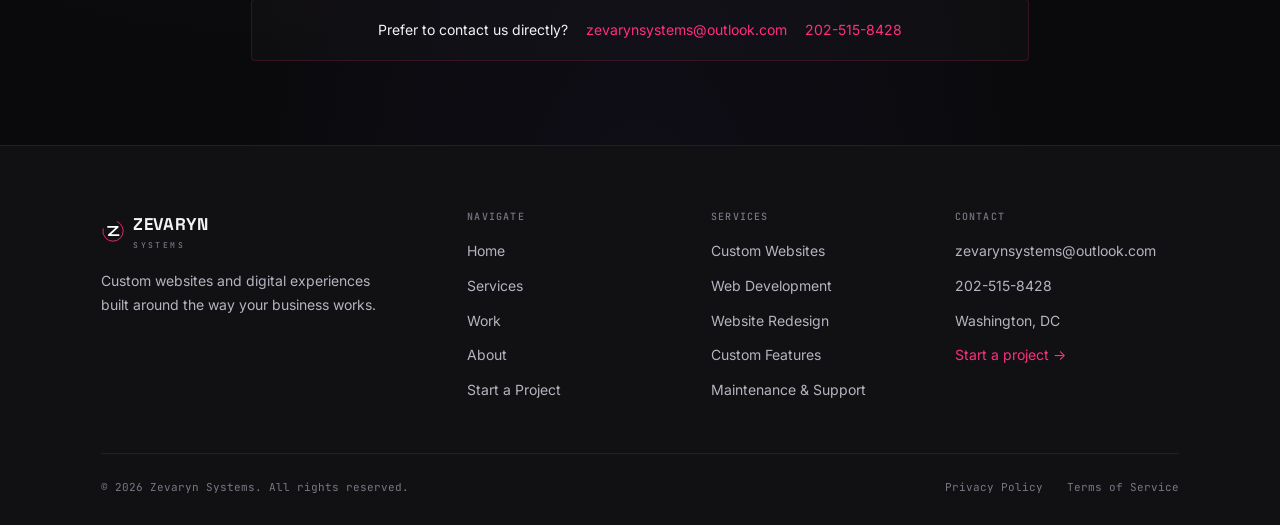
<file: start-a-project.html>
<!DOCTYPE html>
<html lang="en">

<head>
  <meta charset="UTF-8">

  <meta
    name="viewport"
    content="width=device-width, initial-scale=1.0"
  >

  <title>
    Start a Project — Zevaryn Systems
  </title>

  <meta
    name="description"
    content="Start a custom website or web development project with Zevaryn Systems."
  >
  <link rel="canonical" href="https://zevarynsystems.com/start-a-project.html">
  <meta property="og:title" content="Start a Project — Zevaryn Systems">
  <meta property="og:description" content="Tell Zevaryn Systems about your website, digital experience, or business tool project.">
  <meta property="og:type" content="website">
  <meta property="og:url" content="https://zevarynsystems.com/start-a-project.html">
  <meta property="og:site_name" content="Zevaryn Systems">
  <meta property="og:image" content="https://zevarynsystems.com/images/zevaryn-social-card.png">
  <meta property="og:image:width" content="1200">
  <meta property="og:image:height" content="630">
  <meta property="og:image:alt" content="Zevaryn Systems — Built for the way your business works.">
  <meta name="twitter:card" content="summary">
  <meta name="twitter:title" content="Start a Project — Zevaryn Systems">
  <meta name="twitter:description" content="Tell Zevaryn Systems about your website, digital experience, or business tool project.">
  <meta name="twitter:image" content="https://zevarynsystems.com/images/zevaryn-social-card.png">
  <meta name="twitter:image:alt" content="Zevaryn Systems — Built for the way your business works.">
  <meta name="theme-color" content="#0a0a0c">

  <link rel="preconnect" href="https://fonts.googleapis.com">
  <link rel="preconnect" href="https://fonts.gstatic.com" crossorigin>
  <link rel="stylesheet" href="https://fonts.googleapis.com/css2?family=Space+Grotesk:wght@400;500;600;700&family=Inter:wght@400;500;600&family=JetBrains+Mono:wght@400;500&family=Caveat:wght@600;700&display=swap">

  <link
    rel="stylesheet"
    href="css/style.css"
  >
  <link
    rel="stylesheet"
    href="css/start-project.css"
  >
  <link rel="icon" href="data:image/svg+xml,%3Csvg xmlns='http://www.w3.org/2000/svg' viewBox='0 0 40 40'%3E%3Crect width='40' height='40' rx='8' fill='%230a0a0c'/%3E%3Ccircle cx='20' cy='20' r='15' fill='none' stroke='%23ff2f7e' stroke-width='2.4' stroke-dasharray='62 30' transform='rotate(-45 20 20)'/%3E%3Cpath d='M13 14H27L14 26H28' fill='none' stroke='%23f4f2f6' stroke-width='3.4' stroke-linecap='square' stroke-linejoin='round'/%3E%3C/svg%3E">
</head>


<body>

  <a class="skip-link" href="#main-content">Skip to main content</a>

  <!-- ==========================================================
       BACKGROUND EFFECTS
       ========================================================== -->

  <div
    class="grid-overlay"
    aria-hidden="true"
  ></div>

  <div
    class="grain"
    aria-hidden="true"
  ></div>



  <!-- ==========================================================
       NAVIGATION
       ========================================================== -->

  <header class="site-nav">
    <div class="container nav-inner">

      <a href="index.html" class="nav-logo" aria-label="Zevaryn Systems — home">
        <svg viewBox="0 0 40 40" fill="none" aria-hidden="true">
          <circle cx="20" cy="20" r="17" stroke="#ff2f7e" stroke-width="1.3" stroke-dasharray="70 30" stroke-linecap="round" transform="rotate(-45 20 20)"/>
          <path d="M12 13H28L13 27H29" stroke="#fff" stroke-width="3" stroke-linecap="square" stroke-linejoin="round"/>
        </svg>
        <span>ZEVARYN<span class="sub">SYSTEMS</span></span>
      </a>

      <nav class="nav-links" aria-label="Primary navigation">
        <a href="index.html">Home</a>
        <a href="services.html">Services</a>
        <a href="work.html">Work</a>
        <a href="about.html">About</a>
      </nav>

      <div class="nav-actions">
        <a href="start-a-project.html" class="nav-cta active" aria-current="page">Start a Project</a>
        <button class="nav-toggle" type="button" aria-label="Open navigation menu" aria-expanded="false" aria-controls="mobile-menu">
          <span></span><span></span><span></span>
        </button>
      </div>

    </div>
  </header>

  <div class="mobile-menu" id="mobile-menu" aria-label="Mobile navigation">
    <a href="index.html">Home</a>
    <a href="services.html">Services</a>
    <a href="work.html">Work</a>
    <a href="about.html">About</a>
    <a href="start-a-project.html" class="m-cta active" aria-current="page">Start a Project →</a>
  </div>



  <!-- ==========================================================
       MAIN
       ========================================================== -->

  <main id="main-content">
    <section class="project-intake-hero">
      <div class="container project-intake-intro reveal in">
        <div class="label">START A PROJECT / LET'S BUILD</div>
        <h1>Tell us what you need.</h1>
        <p>
          Tell us a little about your business and what you're looking to build. You don't need to know all the technical details — we'll figure those out together.
        </p>
      </div>
    </section>

    <section class="section project-form-section">
      <div class="container project-intake-shell">
        <div class="project-form-wrap reveal">
          <div class="project-pricing-note">
            <span>Website projects start at $1,500. Custom web applications start at $6,000.</span>
            <span>These are starting prices — final pricing depends on scope, functionality, and project requirements.</span>
            <a href="services.html#pricing">View Services &amp; Pricing →</a>
          </div>

          <form class="project-form" data-project-form name="project-inquiry" method="POST" action="/thank-you.html" data-netlify="true" netlify-honeypot="bot-field">
            <input type="hidden" name="form-name" value="project-inquiry">
            <div class="netlify-honeypot" aria-hidden="true">
              <label for="bot-field">Do not fill this in if you are a human.</label>
              <input id="bot-field" name="bot-field" tabindex="-1" autocomplete="off">
            </div>

            <div class="form-grid">
              <div class="form-field">
                <label for="full-name">Full Name <span aria-hidden="true">*</span></label>
                <input id="full-name" name="full-name" type="text" required autocomplete="name" placeholder="Your name">
              </div>

              <div class="form-field">
                <label for="email">Email <span aria-hidden="true">*</span></label>
                <input id="email" name="email" type="email" required autocomplete="email" placeholder="you@yourbusiness.com">
              </div>

              <div class="form-field">
                <label for="phone">Phone</label>
                <input id="phone" name="phone" type="tel" autocomplete="tel" placeholder="Optional">
              </div>

              <div class="form-field">
                <label for="organization">Business / Organization</label>
                <input id="organization" name="organization" type="text" autocomplete="organization" placeholder="Optional">
              </div>

              <div class="form-field">
                <label for="project-type">What do you need? <span aria-hidden="true">*</span></label>
                <select id="project-type" name="project-type" class="form-select" required>
                  <option value="">Select an option</option>
                  <option>New Website</option>
                  <option>Website Redesign</option>
                  <option>Website Update / Fix</option>
                  <option>Custom Website Feature</option>
                  <option>Business Tool / Software</option>
                  <option>Maintenance / Support</option>
                  <option>Not Sure Yet</option>
                </select>
              </div>

              <div class="form-field">
                <label for="current-website">Current Website</label>
                <input id="current-website" name="current-website" type="url" placeholder="https://">
              </div>

              <div class="form-field">
                <label for="budget">Budget</label>
                <select id="budget" name="budget" class="form-select">
                  <option value="">Select an option</option>
                  <option>Under $1,500 (updates / small work)</option>
                  <option>$1,500 – $2,499</option>
                  <option>$2,500 – $3,999</option>
                  <option>$4,000 – $5,999</option>
                  <option>$6,000 – $9,999</option>
                  <option>$10,000+</option>
                  <option>Not Sure Yet</option>
                </select>
              </div>

              <div class="form-field">
                <label for="timeline">Timeline</label>
                <select id="timeline" name="timeline" class="form-select">
                  <option value="">Select an option</option>
                  <option>As Soon As Possible</option>
                  <option>Within 1 Month</option>
                  <option>1–2 Months</option>
                  <option>2–4 Months</option>
                  <option>Flexible / Not Sure</option>
                </select>
              </div>

              <div class="form-field full">
                <label for="project-details">Tell us about the project <span aria-hidden="true">*</span></label>
                <textarea id="project-details" name="project-details" class="form-textarea" required placeholder="What are you looking to build or improve? What does your business need the website or tool to do?"></textarea>
              </div>

              <div class="form-field full">
                <label for="referral-source">How did you hear about Zevaryn?</label>
                <select id="referral-source" name="referral-source" class="form-select">
                  <option value="">Select an option</option>
                  <option>Referral</option>
                  <option>Search</option>
                  <option>Social Media</option>
                  <option>Saw a Zevaryn Website</option>
                  <option>Other</option>
                </select>
              </div>
            </div>

            <label class="form-consent">
              <input type="checkbox" name="consent" required>
              <span>I understand this is a project inquiry and not a binding agreement.</span>
            </label>

            <p class="form-privacy-note">Your information is used to respond to your inquiry. See our <a href="privacy.html">Privacy Policy</a>.</p>

            <div class="project-submit-row">
              <button class="btn btn-primary" type="submit">SEND PROJECT REQUEST →</button>
              <p class="form-status" data-form-status aria-live="polite" aria-atomic="true"></p>
            </div>
          </form>
        </div>

        <div class="project-info-strip reveal" data-delay="120">
          <div class="project-info-step">
            <span>01</span>
            <p>Submit your project</p>
          </div>
          <div class="project-info-step">
            <span>02</span>
            <p>Zevaryn reviews it</p>
          </div>
          <div class="project-info-step">
            <span>03</span>
            <p>We talk through next steps</p>
          </div>
        </div>

        <div class="direct-contact reveal" data-delay="140">
          <span>Prefer to contact us directly?</span>
          <a href="mailto:zevarynsystems@outlook.com">zevarynsystems@outlook.com</a>
          <a href="tel:+12025158428">202-515-8428</a>
        </div>
      </div>
    </section>
  </main>



  <!-- ==========================================================
       FOOTER
       ========================================================== -->

  <footer class="site-footer">
    <div class="container">

      <div class="footer-grid">

        <div class="footer-brand">
          <a href="index.html" class="nav-logo" aria-label="Zevaryn Systems — home">
            <svg viewBox="0 0 40 40" fill="none" aria-hidden="true">
              <circle cx="20" cy="20" r="17" stroke="#ff2f7e" stroke-width="1.3" stroke-dasharray="70 30" stroke-linecap="round" transform="rotate(-45 20 20)"/>
              <path d="M12 13H28L13 27H29" stroke="#fff" stroke-width="3" stroke-linecap="square" stroke-linejoin="round"/>
            </svg>
            <span>ZEVARYN<span class="sub">SYSTEMS</span></span>
          </a>
          <p>Custom websites and digital experiences built around the way your business works.</p>
        </div>

        <nav class="footer-col" aria-label="Site">
          <h4>Navigate</h4>
          <a href="index.html">Home</a>
          <a href="services.html">Services</a>
          <a href="work.html">Work</a>
          <a href="about.html">About</a>
          <a href="start-a-project.html">Start a Project</a>
        </nav>

        <nav class="footer-col" aria-label="Services">
          <h4>Services</h4>
          <a href="services.html">Custom Websites</a>
          <a href="services.html">Web Development</a>
          <a href="services.html">Website Redesign</a>
          <a href="services.html">Custom Features</a>
          <a href="services.html#pricing">Maintenance &amp; Support</a>
        </nav>

        <div class="footer-col footer-contact">
          <h4>Contact</h4>
          <a href="mailto:zevarynsystems@outlook.com">zevarynsystems@outlook.com</a>
          <a href="tel:+12025158428">202-515-8428</a>
          <p>Washington, DC</p>
          <a href="start-a-project.html" class="footer-contact-cta">Start a project →</a>
        </div>

      </div>

      <div class="footer-bottom">
        <span>© 2026 Zevaryn Systems. All rights reserved.</span>
        <span class="footer-legal">
          <a href="privacy.html">Privacy Policy</a>
          <a href="terms.html">Terms of Service</a>
        </span>
      </div>

    </div>
  </footer>



  <!-- ==========================================================
       CURSOR
       ========================================================== -->

  <div
    class="cursor-halo"
    aria-hidden="true"
  ></div>



  <!-- ==========================================================
       JAVASCRIPT
       ========================================================== -->

  <script src="js/main.js"></script>
  <script src="js/project-form.js"></script>


</body>

</html>
</file>
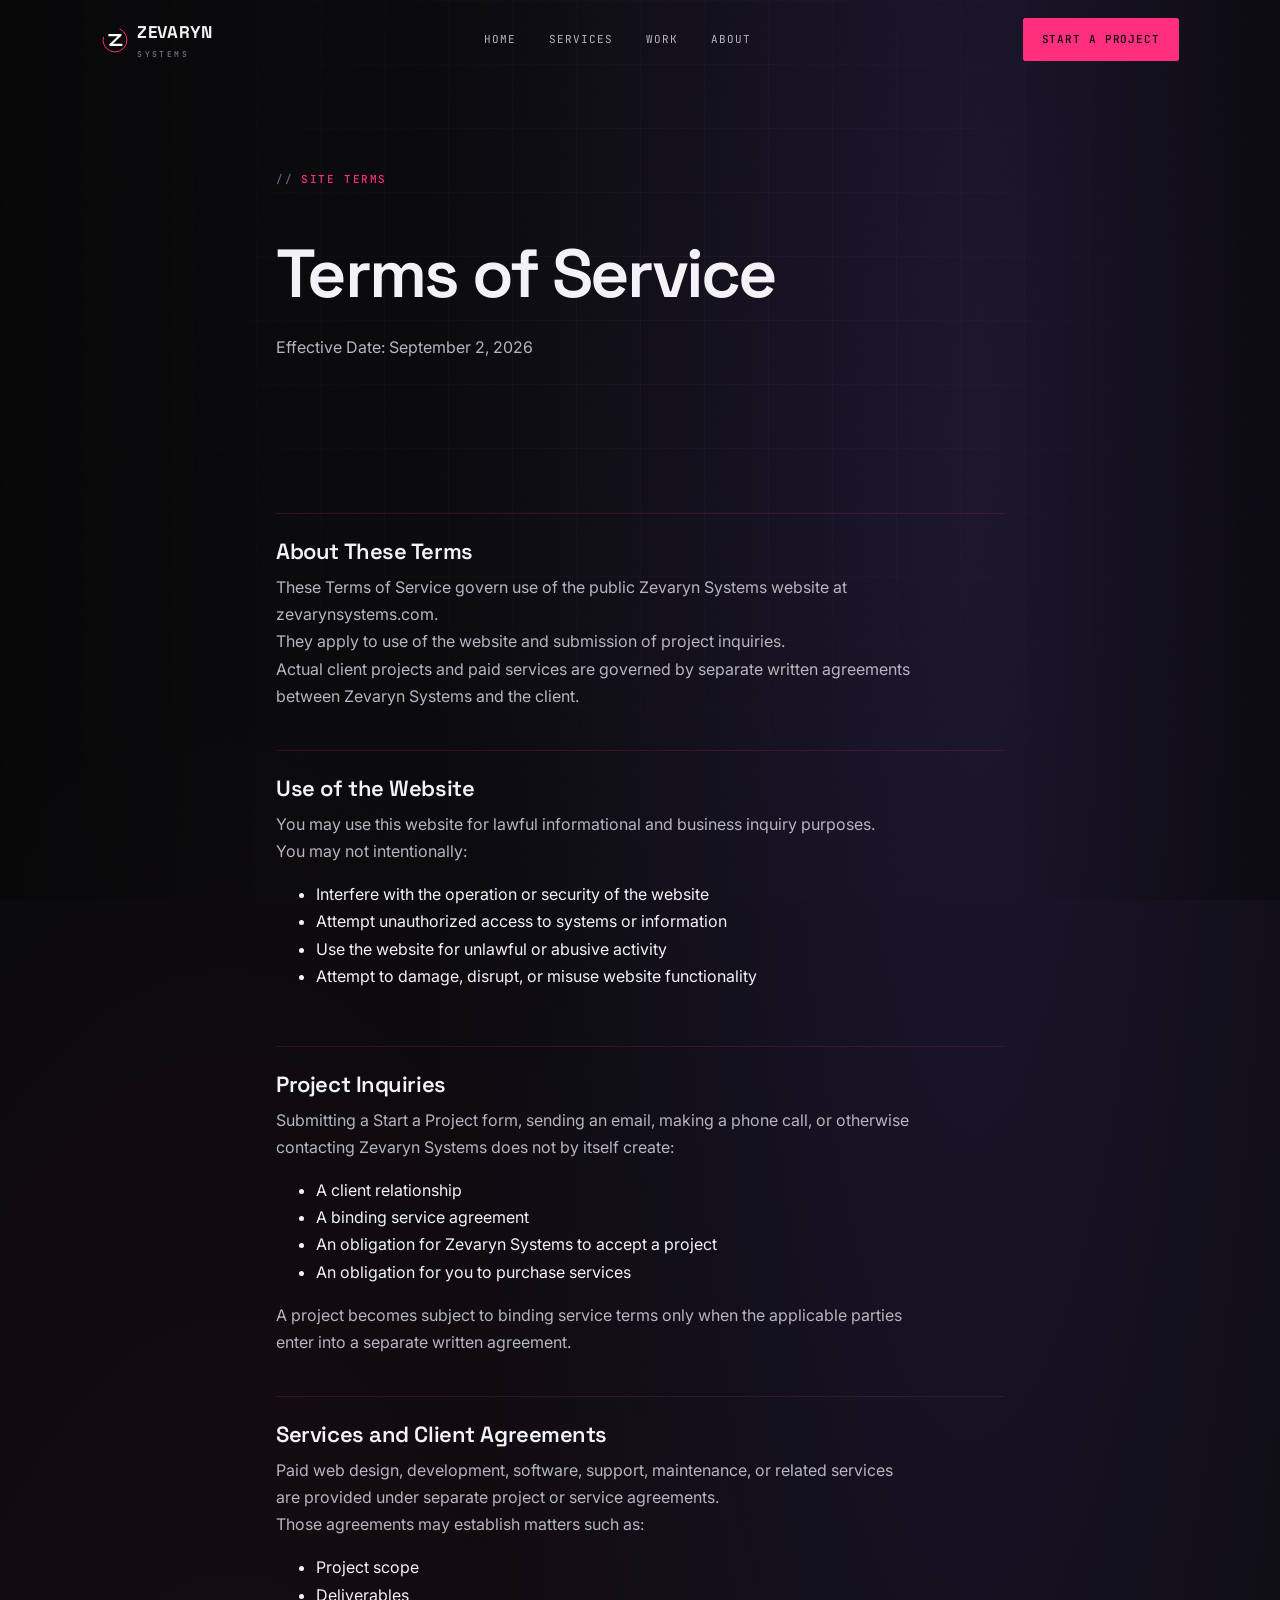
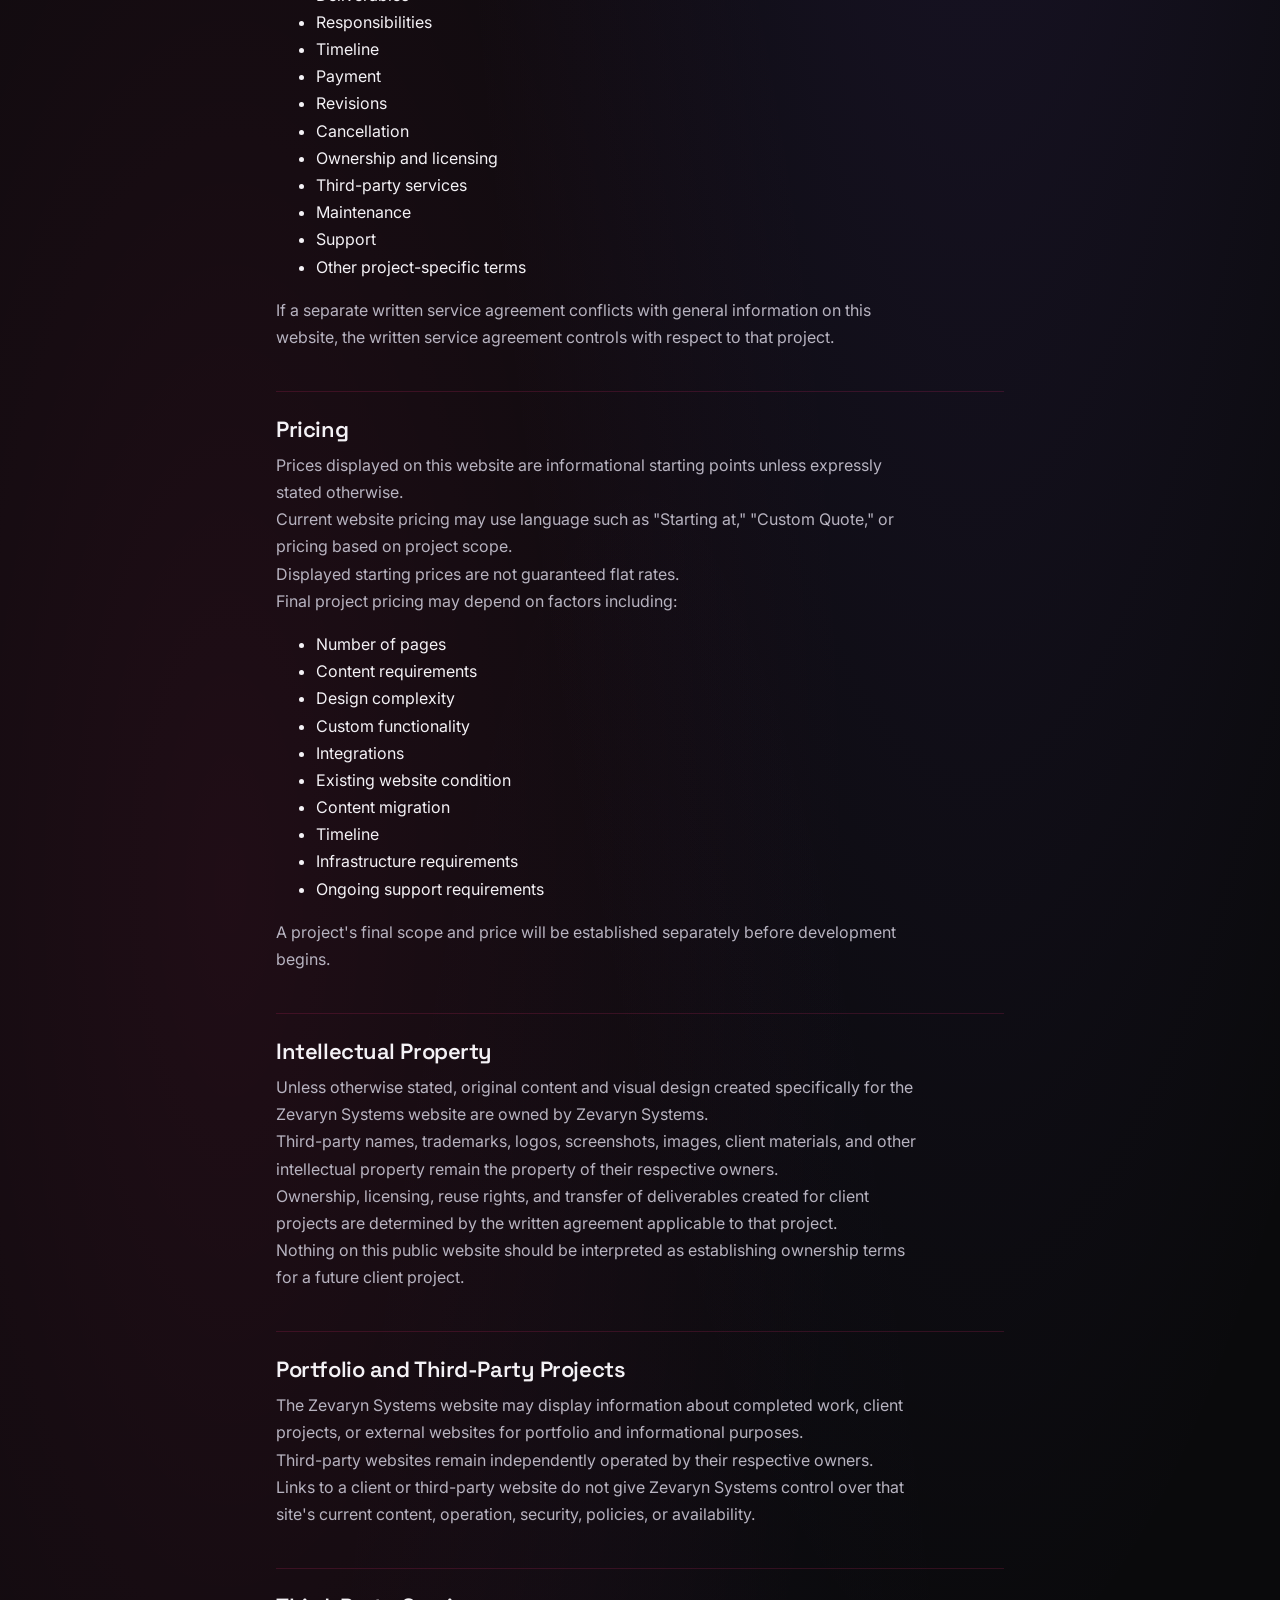
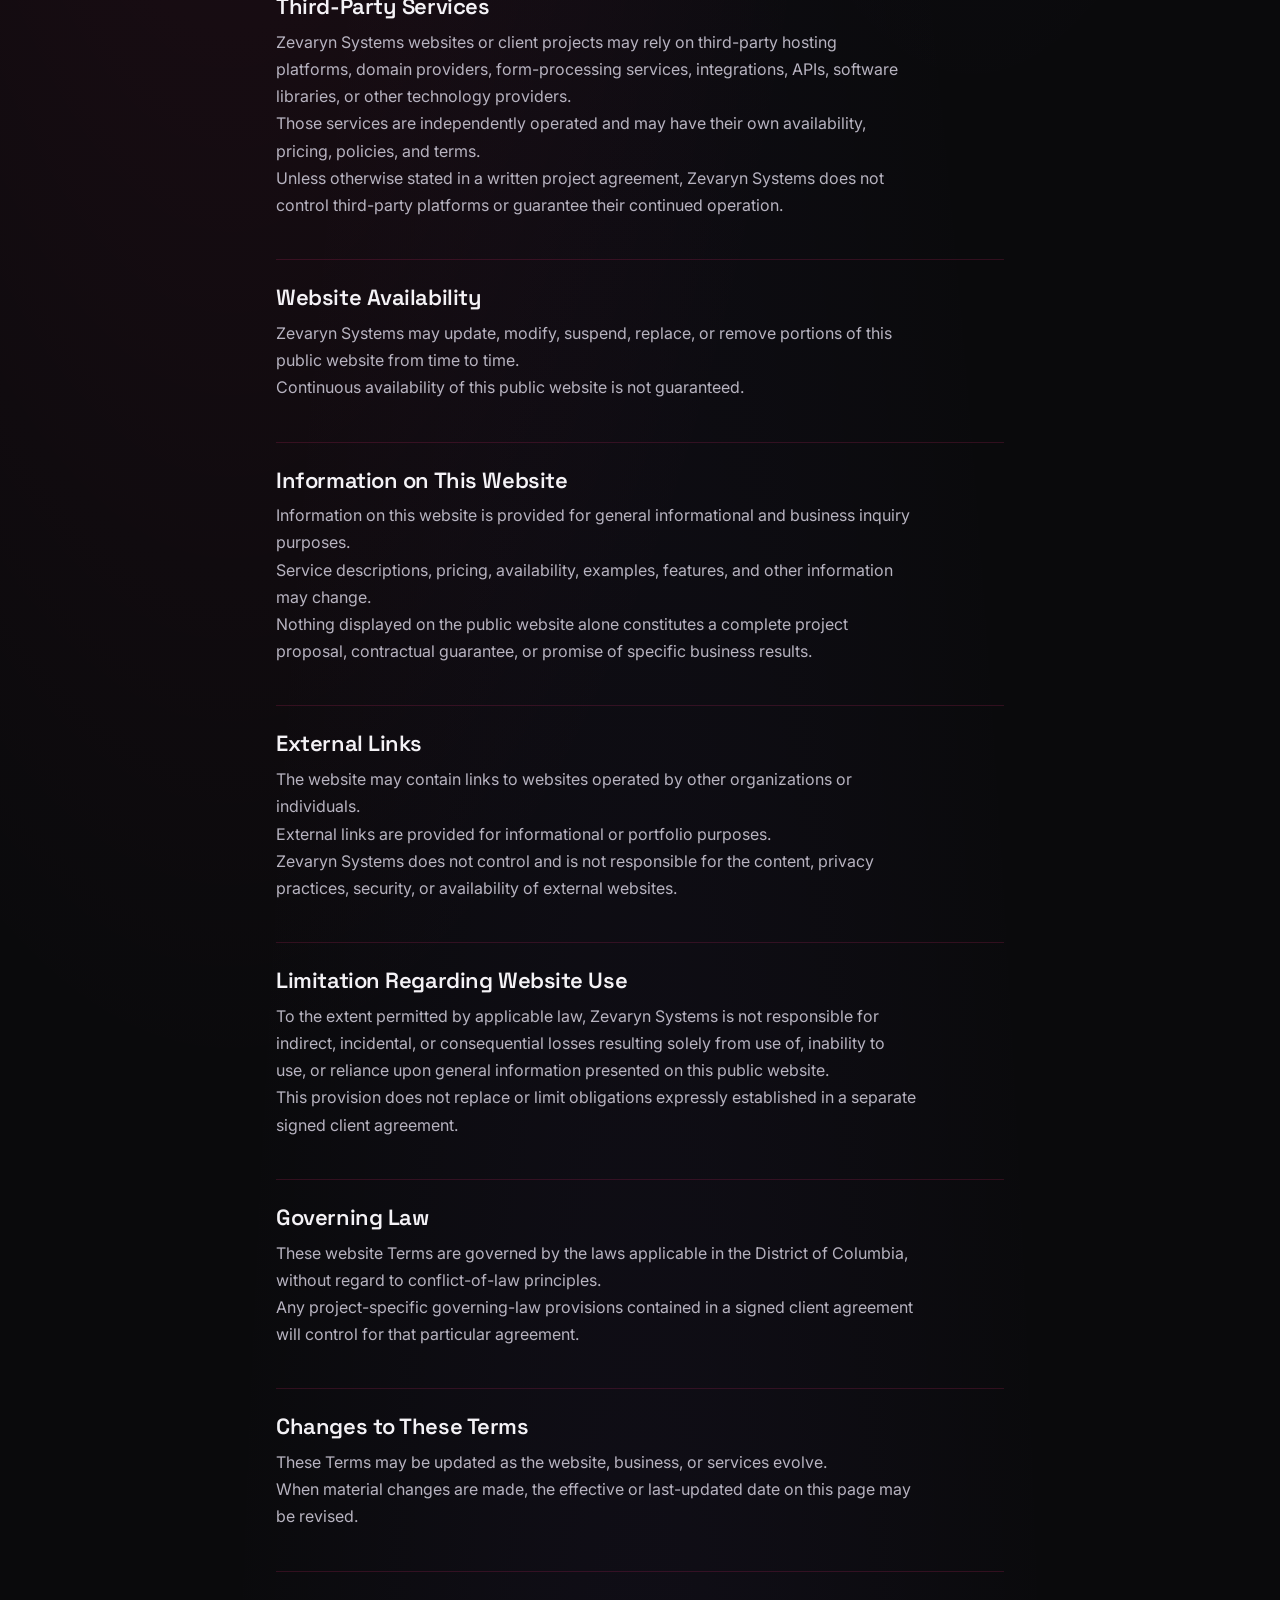
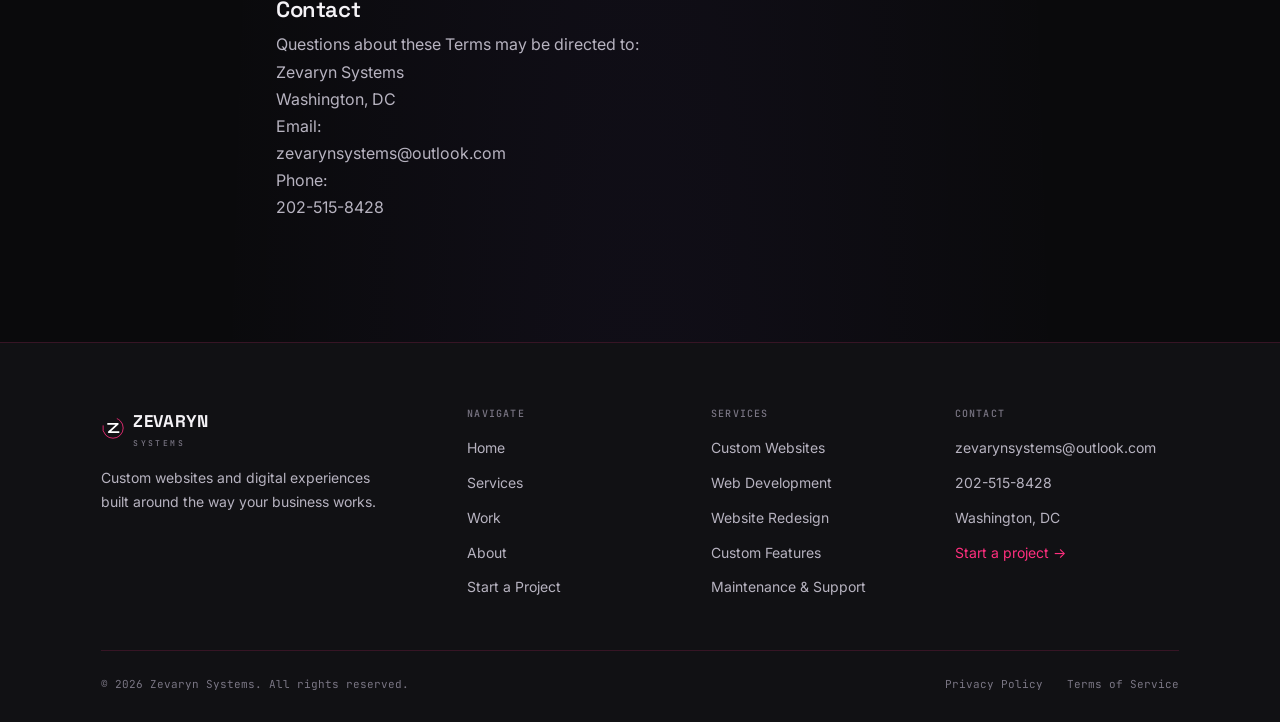
<file: terms.html>
<!DOCTYPE html>
<html lang="en">
<head>
  <meta charset="UTF-8">
  <meta name="viewport" content="width=device-width, initial-scale=1.0">
  <title>Terms of Service — Zevaryn Systems</title>
  <meta name="description" content="Terms governing use of the Zevaryn Systems website and submission of project inquiries.">
  <link rel="canonical" href="https://zevarynsystems.com/terms.html">
  <meta name="theme-color" content="#0a0a0c">
  <link rel="preconnect" href="https://fonts.googleapis.com">
  <link rel="preconnect" href="https://fonts.gstatic.com" crossorigin>
  <link rel="stylesheet" href="https://fonts.googleapis.com/css2?family=Space+Grotesk:wght@400;500;600;700&family=Inter:wght@400;500;600&family=JetBrains+Mono:wght@400;500&family=Caveat:wght@600;700&display=swap">
  <link rel="stylesheet" href="css/style.css">
  <link rel="icon" href="data:image/svg+xml,%3Csvg xmlns='http://www.w3.org/2000/svg' viewBox='0 0 40 40'%3E%3Crect width='40' height='40' rx='8' fill='%230a0a0c'/%3E%3Ccircle cx='20' cy='20' r='15' fill='none' stroke='%23ff2f7e' stroke-width='2.4' stroke-dasharray='62 30' transform='rotate(-45 20 20)'/%3E%3Cpath d='M13 14H27L14 26H28' fill='none' stroke='%23f4f2f6' stroke-width='3.4' stroke-linecap='square' stroke-linejoin='round'/%3E%3C/svg%3E">
</head>
<body>
  <a class="skip-link" href="#main-content">Skip to main content</a>
  <div class="grid-overlay" aria-hidden="true"></div><div class="grain" aria-hidden="true"></div>
  <header class="site-nav"><div class="container nav-inner"><a href="index.html" class="nav-logo" aria-label="Zevaryn Systems — home"><svg viewBox="0 0 40 40" fill="none" aria-hidden="true"><circle cx="20" cy="20" r="17" stroke="#ff2f7e" stroke-width="1.3" stroke-dasharray="70 30" stroke-linecap="round" transform="rotate(-45 20 20)"/><path d="M12 13H28L13 27H29" stroke="#fff" stroke-width="3" stroke-linecap="square" stroke-linejoin="round"/></svg><span>ZEVARYN<span class="sub">SYSTEMS</span></span></a><nav class="nav-links" aria-label="Primary navigation"><a href="index.html">Home</a><a href="services.html">Services</a><a href="work.html">Work</a><a href="about.html">About</a></nav><div class="nav-actions"><a href="start-a-project.html" class="nav-cta">Start a Project</a><button class="nav-toggle" type="button" aria-label="Open navigation menu" aria-expanded="false" aria-controls="mobile-menu"><span></span><span></span><span></span></button></div></div></header>
  <div class="mobile-menu" id="mobile-menu" aria-label="Mobile navigation"><a href="index.html">Home</a><a href="services.html">Services</a><a href="work.html">Work</a><a href="about.html">About</a><a href="start-a-project.html" class="m-cta">Start a Project →</a></div>
  <main id="main-content">
    <section class="page-hero"><div class="container legal-page"><div class="label reveal in">SITE TERMS</div><h1 class="reveal in">Terms of Service</h1><p class="reveal in">Effective Date: September 2, 2026</p></div></section>
    <section class="section"><div class="container legal-page legal-content">
      <section><h2>About These Terms</h2><p>These Terms of Service govern use of the public Zevaryn Systems website at zevarynsystems.com.</p><p>They apply to use of the website and submission of project inquiries.</p><p>Actual client projects and paid services are governed by separate written agreements between Zevaryn Systems and the client.</p></section>
      <section><h2>Use of the Website</h2><p>You may use this website for lawful informational and business inquiry purposes.</p><p>You may not intentionally:</p><ul><li>Interfere with the operation or security of the website</li><li>Attempt unauthorized access to systems or information</li><li>Use the website for unlawful or abusive activity</li><li>Attempt to damage, disrupt, or misuse website functionality</li></ul></section>
      <section><h2>Project Inquiries</h2><p>Submitting a Start a Project form, sending an email, making a phone call, or otherwise contacting Zevaryn Systems does not by itself create:</p><ul><li>A client relationship</li><li>A binding service agreement</li><li>An obligation for Zevaryn Systems to accept a project</li><li>An obligation for you to purchase services</li></ul><p>A project becomes subject to binding service terms only when the applicable parties enter into a separate written agreement.</p></section>
      <section><h2>Services and Client Agreements</h2><p>Paid web design, development, software, support, maintenance, or related services are provided under separate project or service agreements.</p><p>Those agreements may establish matters such as:</p><ul><li>Project scope</li><li>Deliverables</li><li>Responsibilities</li><li>Timeline</li><li>Payment</li><li>Revisions</li><li>Cancellation</li><li>Ownership and licensing</li><li>Third-party services</li><li>Maintenance</li><li>Support</li><li>Other project-specific terms</li></ul><p>If a separate written service agreement conflicts with general information on this website, the written service agreement controls with respect to that project.</p></section>
      <section><h2>Pricing</h2><p>Prices displayed on this website are informational starting points unless expressly stated otherwise.</p><p>Current website pricing may use language such as "Starting at," "Custom Quote," or pricing based on project scope.</p><p>Displayed starting prices are not guaranteed flat rates.</p><p>Final project pricing may depend on factors including:</p><ul><li>Number of pages</li><li>Content requirements</li><li>Design complexity</li><li>Custom functionality</li><li>Integrations</li><li>Existing website condition</li><li>Content migration</li><li>Timeline</li><li>Infrastructure requirements</li><li>Ongoing support requirements</li></ul><p>A project's final scope and price will be established separately before development begins.</p></section>
      <section><h2>Intellectual Property</h2><p>Unless otherwise stated, original content and visual design created specifically for the Zevaryn Systems website are owned by Zevaryn Systems.</p><p>Third-party names, trademarks, logos, screenshots, images, client materials, and other intellectual property remain the property of their respective owners.</p><p>Ownership, licensing, reuse rights, and transfer of deliverables created for client projects are determined by the written agreement applicable to that project.</p><p>Nothing on this public website should be interpreted as establishing ownership terms for a future client project.</p></section>
      <section><h2>Portfolio and Third-Party Projects</h2><p>The Zevaryn Systems website may display information about completed work, client projects, or external websites for portfolio and informational purposes.</p><p>Third-party websites remain independently operated by their respective owners.</p><p>Links to a client or third-party website do not give Zevaryn Systems control over that site's current content, operation, security, policies, or availability.</p></section>
      <section><h2>Third-Party Services</h2><p>Zevaryn Systems websites or client projects may rely on third-party hosting platforms, domain providers, form-processing services, integrations, APIs, software libraries, or other technology providers.</p><p>Those services are independently operated and may have their own availability, pricing, policies, and terms.</p><p>Unless otherwise stated in a written project agreement, Zevaryn Systems does not control third-party platforms or guarantee their continued operation.</p></section>
      <section><h2>Website Availability</h2><p>Zevaryn Systems may update, modify, suspend, replace, or remove portions of this public website from time to time.</p><p>Continuous availability of this public website is not guaranteed.</p></section>
      <section><h2>Information on This Website</h2><p>Information on this website is provided for general informational and business inquiry purposes.</p><p>Service descriptions, pricing, availability, examples, features, and other information may change.</p><p>Nothing displayed on the public website alone constitutes a complete project proposal, contractual guarantee, or promise of specific business results.</p></section>
      <section><h2>External Links</h2><p>The website may contain links to websites operated by other organizations or individuals.</p><p>External links are provided for informational or portfolio purposes.</p><p>Zevaryn Systems does not control and is not responsible for the content, privacy practices, security, or availability of external websites.</p></section>
      <section><h2>Limitation Regarding Website Use</h2><p>To the extent permitted by applicable law, Zevaryn Systems is not responsible for indirect, incidental, or consequential losses resulting solely from use of, inability to use, or reliance upon general information presented on this public website.</p><p>This provision does not replace or limit obligations expressly established in a separate signed client agreement.</p></section>
      <section><h2>Governing Law</h2><p>These website Terms are governed by the laws applicable in the District of Columbia, without regard to conflict-of-law principles.</p><p>Any project-specific governing-law provisions contained in a signed client agreement will control for that particular agreement.</p></section>
      <section><h2>Changes to These Terms</h2><p>These Terms may be updated as the website, business, or services evolve.</p><p>When material changes are made, the effective or last-updated date on this page may be revised.</p></section>
      <section><h2>Contact</h2><p>Questions about these Terms may be directed to:</p><p>Zevaryn Systems<br>Washington, DC</p><p>Email:<br><a href="mailto:zevarynsystems@outlook.com">zevarynsystems@outlook.com</a></p><p>Phone:<br><a href="tel:+12025158428">202-515-8428</a></p></section>
    </div></section>
  </main>
  <footer class="site-footer"><div class="container"><div class="footer-grid"><div class="footer-brand"><a href="index.html" class="nav-logo" aria-label="Zevaryn Systems — home"><svg viewBox="0 0 40 40" fill="none" aria-hidden="true"><circle cx="20" cy="20" r="17" stroke="#ff2f7e" stroke-width="1.3" stroke-dasharray="70 30" stroke-linecap="round" transform="rotate(-45 20 20)"/><path d="M12 13H28L13 27H29" stroke="#fff" stroke-width="3" stroke-linecap="square" stroke-linejoin="round"/></svg><span>ZEVARYN<span class="sub">SYSTEMS</span></span></a><p>Custom websites and digital experiences built around the way your business works.</p></div><nav class="footer-col" aria-label="Site"><h4>Navigate</h4><a href="index.html">Home</a><a href="services.html">Services</a><a href="work.html">Work</a><a href="about.html">About</a><a href="start-a-project.html">Start a Project</a></nav><nav class="footer-col" aria-label="Services"><h4>Services</h4><a href="services.html">Custom Websites</a><a href="services.html">Web Development</a><a href="services.html">Website Redesign</a><a href="services.html">Custom Features</a><a href="services.html#pricing">Maintenance &amp; Support</a></nav><div class="footer-col footer-contact"><h4>Contact</h4><a href="mailto:zevarynsystems@outlook.com">zevarynsystems@outlook.com</a><a href="tel:+12025158428">202-515-8428</a><p>Washington, DC</p><a href="start-a-project.html" class="footer-contact-cta">Start a project →</a></div></div><div class="footer-bottom"><span>© 2026 Zevaryn Systems. All rights reserved.</span><span class="footer-legal"><a href="privacy.html">Privacy Policy</a><a href="terms.html">Terms of Service</a></span></div></div></footer>
  <div class="cursor-halo" aria-hidden="true"></div><script src="js/main.js"></script>
</body>
</html>
</file>
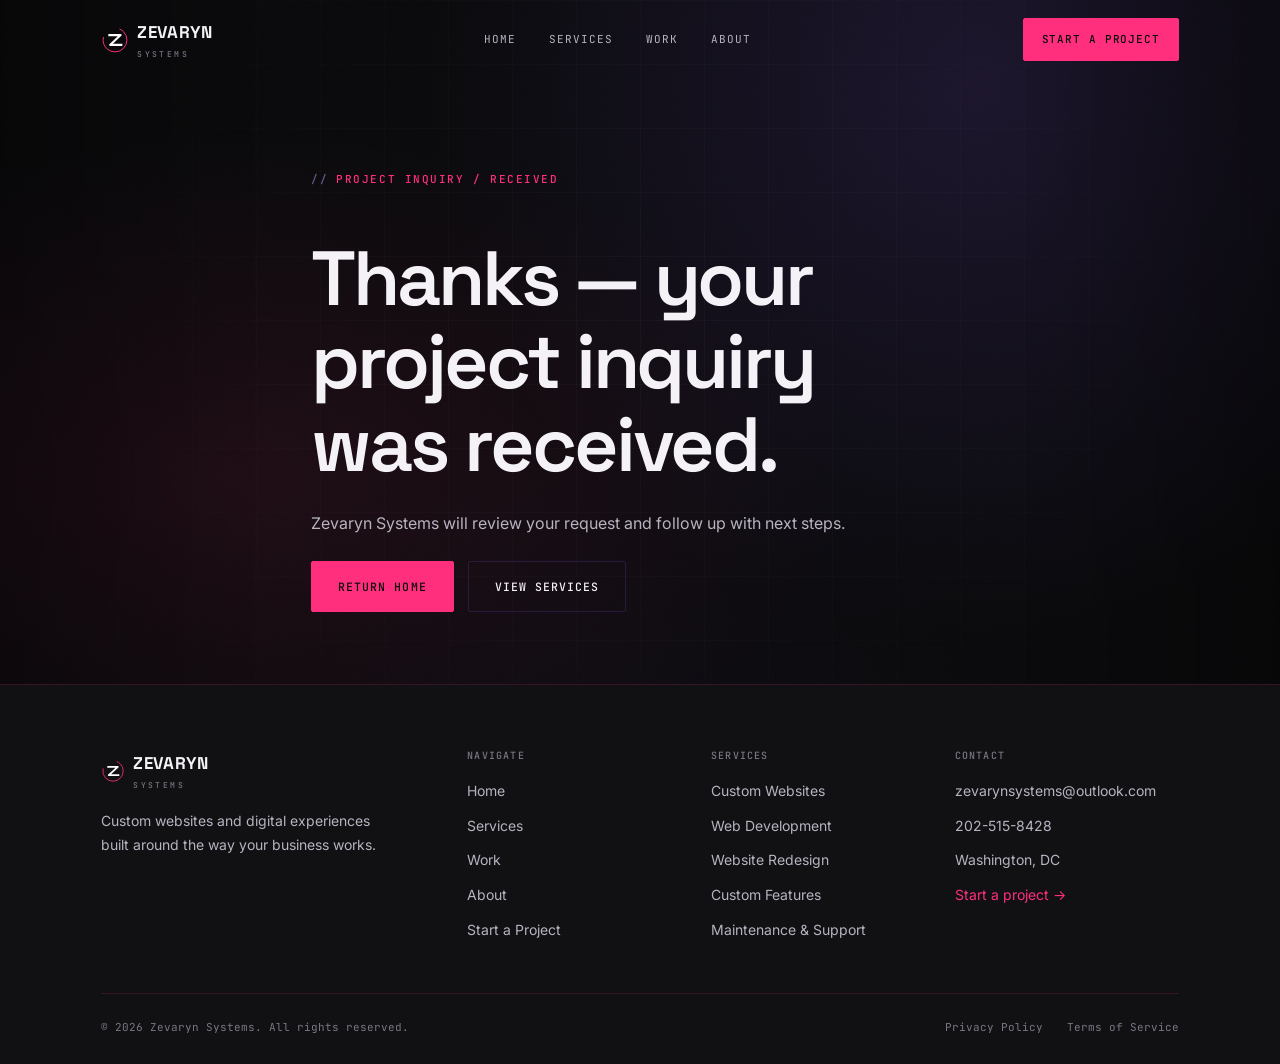
<file: thank-you.html>
<!DOCTYPE html>
<html lang="en">
<head>
  <meta charset="UTF-8">
  <meta name="viewport" content="width=device-width, initial-scale=1.0">
  <title>Thank You — Zevaryn Systems</title>
  <meta name="description" content="Your Zevaryn Systems project inquiry has been received.">
  <meta name="robots" content="noindex, follow">
  <meta name="theme-color" content="#0a0a0c">
  <link rel="preconnect" href="https://fonts.googleapis.com">
  <link rel="preconnect" href="https://fonts.gstatic.com" crossorigin>
  <link rel="stylesheet" href="https://fonts.googleapis.com/css2?family=Space+Grotesk:wght@400;500;600;700&family=Inter:wght@400;500;600&family=JetBrains+Mono:wght@400;500&family=Caveat:wght@600;700&display=swap">
  <link rel="stylesheet" href="css/style.css">
  <link rel="icon" href="data:image/svg+xml,%3Csvg xmlns='http://www.w3.org/2000/svg' viewBox='0 0 40 40'%3E%3Crect width='40' height='40' rx='8' fill='%230a0a0c'/%3E%3Ccircle cx='20' cy='20' r='15' fill='none' stroke='%23ff2f7e' stroke-width='2.4' stroke-dasharray='62 30' transform='rotate(-45 20 20)'/%3E%3Cpath d='M13 14H27L14 26H28' fill='none' stroke='%23f4f2f6' stroke-width='3.4' stroke-linecap='square' stroke-linejoin='round'/%3E%3C/svg%3E">
</head>
<body>
  <a class="skip-link" href="#main-content">Skip to main content</a>
  <div class="grid-overlay" aria-hidden="true"></div>
  <div class="grain" aria-hidden="true"></div>

  <header class="site-nav">
    <div class="container nav-inner">
      <a href="index.html" class="nav-logo" aria-label="Zevaryn Systems — home">
        <svg viewBox="0 0 40 40" fill="none" aria-hidden="true">
          <circle cx="20" cy="20" r="17" stroke="#ff2f7e" stroke-width="1.3" stroke-dasharray="70 30" stroke-linecap="round" transform="rotate(-45 20 20)"/>
          <path d="M12 13H28L13 27H29" stroke="#fff" stroke-width="3" stroke-linecap="square" stroke-linejoin="round"/>
        </svg>
        <span>ZEVARYN<span class="sub">SYSTEMS</span></span>
      </a>
      <nav class="nav-links" aria-label="Primary navigation">
        <a href="index.html">Home</a>
        <a href="services.html">Services</a>
        <a href="work.html">Work</a>
        <a href="about.html">About</a>
      </nav>
      <div class="nav-actions">
        <a href="start-a-project.html" class="nav-cta">Start a Project</a>
        <button class="nav-toggle" type="button" aria-label="Open navigation menu" aria-expanded="false" aria-controls="mobile-menu">
          <span></span><span></span><span></span>
        </button>
      </div>
    </div>
  </header>

  <div class="mobile-menu" id="mobile-menu" aria-label="Mobile navigation">
    <a href="index.html">Home</a>
    <a href="services.html">Services</a>
    <a href="work.html">Work</a>
    <a href="about.html">About</a>
    <a href="start-a-project.html" class="m-cta">Start a Project →</a>
  </div>

  <main id="main-content">
    <section class="page-hero">
      <div class="container page-intro">
        <div class="label reveal in">PROJECT INQUIRY / RECEIVED</div>
        <h1 class="reveal in">Thanks — your project inquiry was received.</h1>
        <p class="reveal in">Zevaryn Systems will review your request and follow up with next steps.</p>
        <div class="hero-actions reveal in">
          <a href="index.html" class="btn btn-primary">RETURN HOME</a>
          <a href="services.html" class="btn btn-ghost">VIEW SERVICES</a>
        </div>
      </div>
    </section>
  </main>

  <footer class="site-footer">
    <div class="container">
      <div class="footer-grid">
        <div class="footer-brand">
          <a href="index.html" class="nav-logo" aria-label="Zevaryn Systems — home">
            <svg viewBox="0 0 40 40" fill="none" aria-hidden="true">
              <circle cx="20" cy="20" r="17" stroke="#ff2f7e" stroke-width="1.3" stroke-dasharray="70 30" stroke-linecap="round" transform="rotate(-45 20 20)"/>
              <path d="M12 13H28L13 27H29" stroke="#fff" stroke-width="3" stroke-linecap="square" stroke-linejoin="round"/>
            </svg>
            <span>ZEVARYN<span class="sub">SYSTEMS</span></span>
          </a>
          <p>Custom websites and digital experiences built around the way your business works.</p>
        </div>

        <nav class="footer-col" aria-label="Site">
          <h4>Navigate</h4>
          <a href="index.html">Home</a>
          <a href="services.html">Services</a>
          <a href="work.html">Work</a>
          <a href="about.html">About</a>
          <a href="start-a-project.html">Start a Project</a>
        </nav>

        <nav class="footer-col" aria-label="Services">
          <h4>Services</h4>
          <a href="services.html">Custom Websites</a>
          <a href="services.html">Web Development</a>
          <a href="services.html">Website Redesign</a>
          <a href="services.html">Custom Features</a>
          <a href="services.html#pricing">Maintenance &amp; Support</a>
        </nav>

        <div class="footer-col footer-contact">
          <h4>Contact</h4>
          <a href="mailto:zevarynsystems@outlook.com">zevarynsystems@outlook.com</a>
          <a href="tel:+12025158428">202-515-8428</a>
          <p>Washington, DC</p>
          <a href="start-a-project.html" class="footer-contact-cta">Start a project →</a>
        </div>
      </div>

      <div class="footer-bottom">
        <span>© 2026 Zevaryn Systems. All rights reserved.</span>
        <span class="footer-legal">
          <a href="privacy.html">Privacy Policy</a>
          <a href="terms.html">Terms of Service</a>
        </span>
      </div>
    </div>
  </footer>

  <div class="cursor-halo" aria-hidden="true"></div>
  <script src="js/main.js"></script>
</body>
</html>
</file>
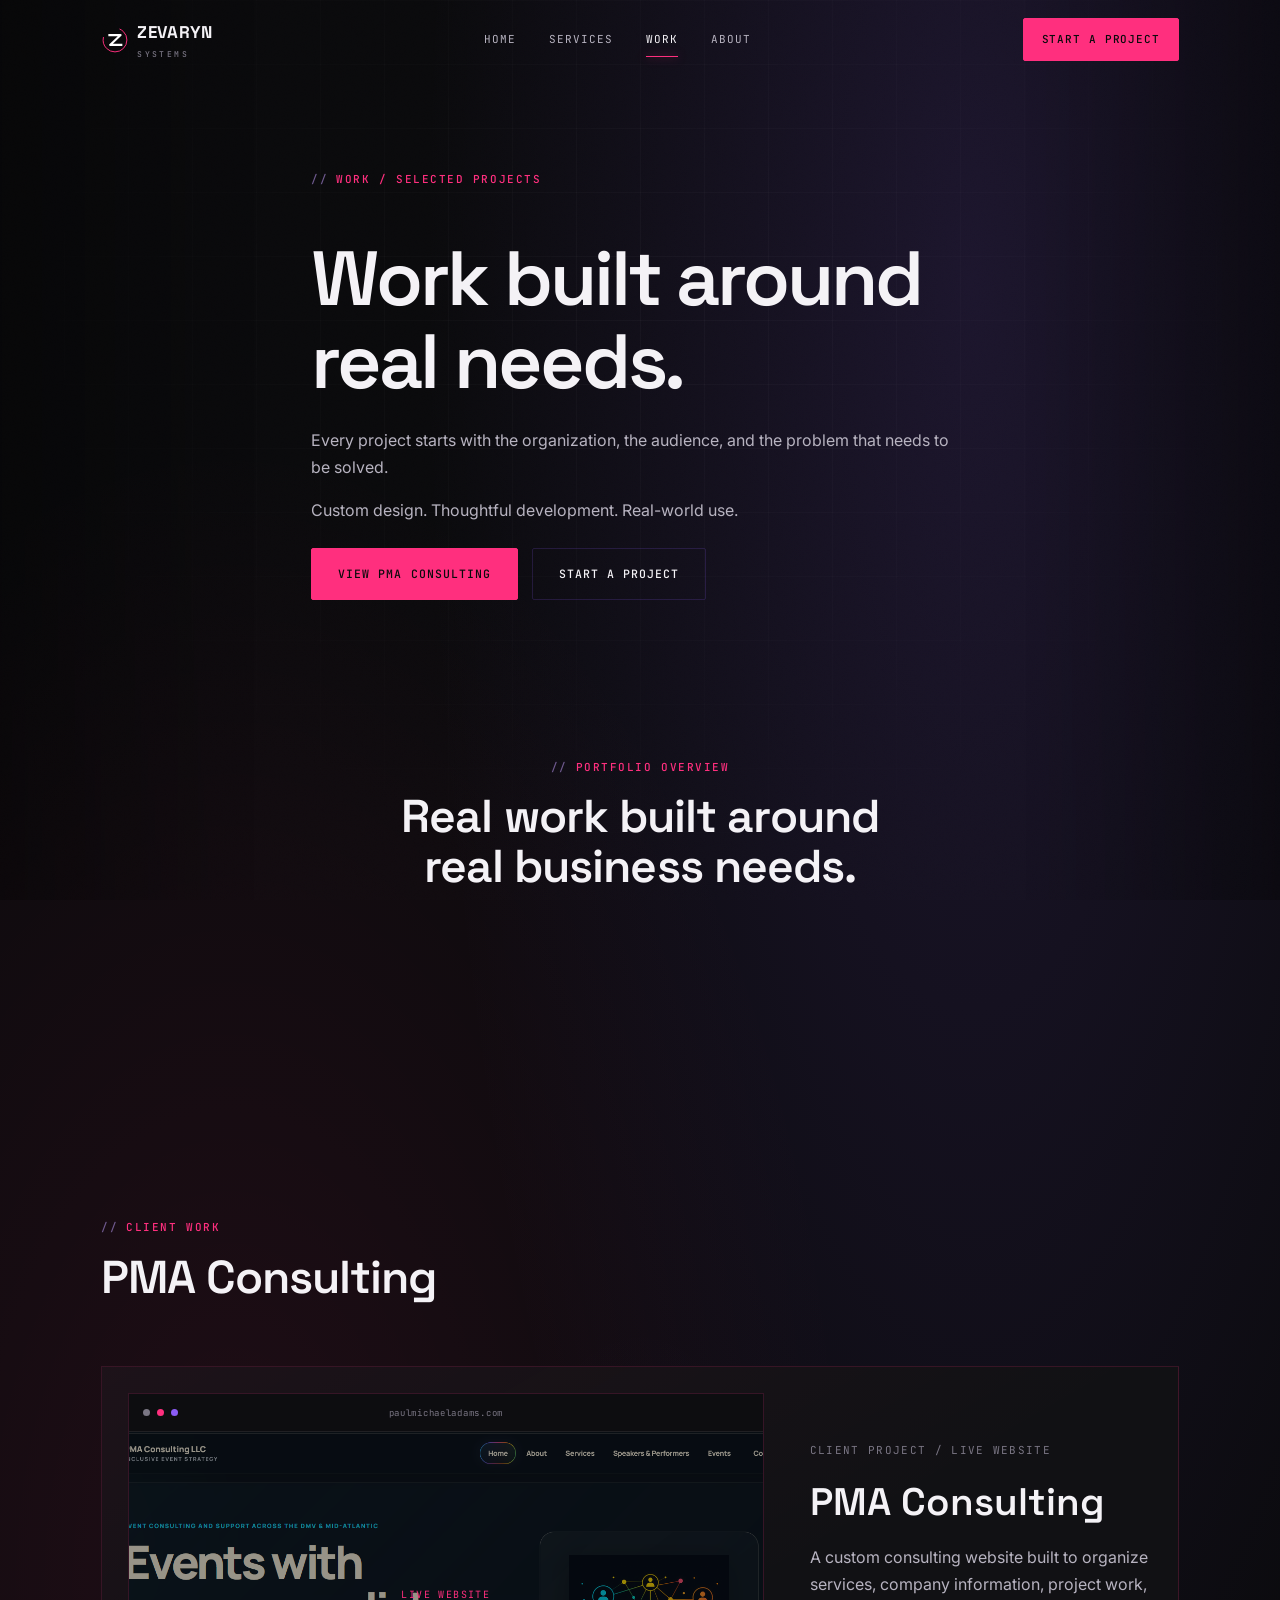
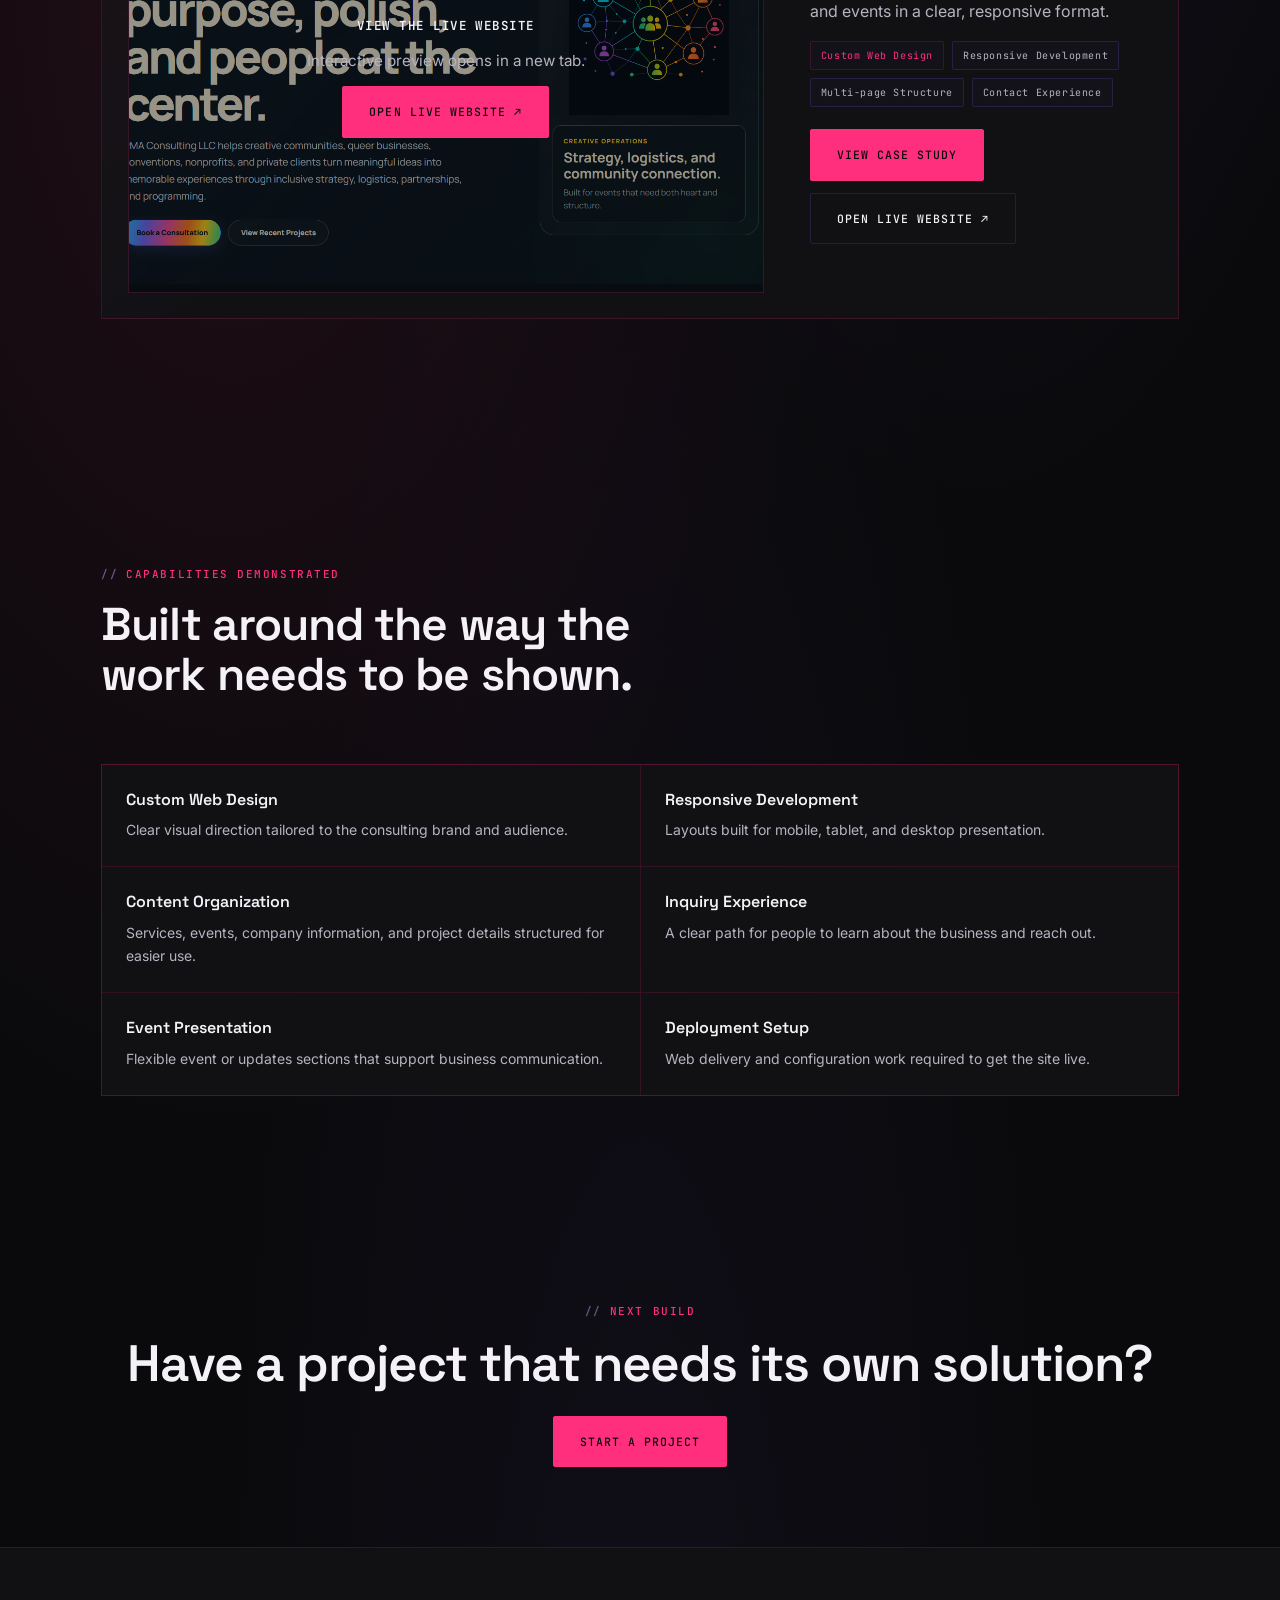
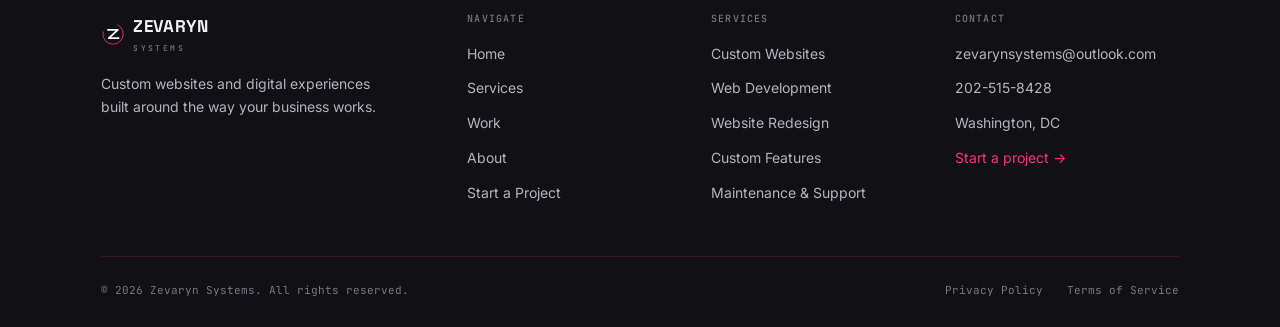
<file: work.html>
<!DOCTYPE html>
<html lang="en">
<head>
  <meta charset="UTF-8">
  <meta name="viewport" content="width=device-width, initial-scale=1.0">
  <title>Work — Zevaryn Systems</title>
  <meta name="description" content="Selected client website work by Zevaryn Systems.">
  <link rel="canonical" href="https://zevarynsystems.com/work.html">
  <meta property="og:title" content="Work &amp; Client Projects — Zevaryn Systems">
  <meta property="og:description" content="Selected client website work by Zevaryn Systems.">
  <meta property="og:type" content="website">
  <meta property="og:url" content="https://zevarynsystems.com/work.html">
  <meta property="og:site_name" content="Zevaryn Systems">
  <meta property="og:image" content="https://zevarynsystems.com/images/zevaryn-social-card.png">
  <meta property="og:image:width" content="1200">
  <meta property="og:image:height" content="630">
  <meta property="og:image:alt" content="Zevaryn Systems — Built for the way your business works.">
  <meta name="twitter:card" content="summary">
  <meta name="twitter:title" content="Work &amp; Client Projects — Zevaryn Systems">
  <meta name="twitter:description" content="Selected client website work by Zevaryn Systems.">
  <meta name="twitter:image" content="https://zevarynsystems.com/images/zevaryn-social-card.png">
  <meta name="twitter:image:alt" content="Zevaryn Systems — Built for the way your business works.">
  <meta name="theme-color" content="#0a0a0c">
  <link rel="preconnect" href="https://fonts.googleapis.com">
  <link rel="preconnect" href="https://fonts.gstatic.com" crossorigin>
  <link rel="stylesheet" href="https://fonts.googleapis.com/css2?family=Space+Grotesk:wght@400;500;600;700&family=Inter:wght@400;500;600&family=JetBrains+Mono:wght@400;500&family=Caveat:wght@600;700&display=swap">
  <link rel="stylesheet" href="css/style.css">
  <link rel="stylesheet" href="css/work.css">
  <link rel="icon" href="data:image/svg+xml,%3Csvg xmlns='http://www.w3.org/2000/svg' viewBox='0 0 40 40'%3E%3Crect width='40' height='40' rx='8' fill='%230a0a0c'/%3E%3Ccircle cx='20' cy='20' r='15' fill='none' stroke='%23ff2f7e' stroke-width='2.4' stroke-dasharray='62 30' transform='rotate(-45 20 20)'/%3E%3Cpath d='M13 14H27L14 26H28' fill='none' stroke='%23f4f2f6' stroke-width='3.4' stroke-linecap='square' stroke-linejoin='round'/%3E%3C/svg%3E">
</head>
<body>
  <a class="skip-link" href="#main-content">Skip to main content</a>
  <div class="grid-overlay" aria-hidden="true"></div>
  <div class="grain" aria-hidden="true"></div>

  <header class="site-nav">
    <div class="container nav-inner">
      <a href="index.html" class="nav-logo" aria-label="Zevaryn Systems — home">
        <svg viewBox="0 0 40 40" fill="none" aria-hidden="true">
          <circle cx="20" cy="20" r="17" stroke="#ff2f7e" stroke-width="1.3" stroke-dasharray="70 30" stroke-linecap="round" transform="rotate(-45 20 20)"/>
          <path d="M12 13H28L13 27H29" stroke="#fff" stroke-width="3" stroke-linecap="square" stroke-linejoin="round"/>
        </svg>
        <span>ZEVARYN<span class="sub">SYSTEMS</span></span>
      </a>
      <nav class="nav-links" aria-label="Primary navigation">
        <a href="index.html">Home</a>
        <a href="services.html">Services</a>
        <a href="work.html" class="active" aria-current="page">Work</a>
        <a href="about.html">About</a>
      </nav>
      <div class="nav-actions">
        <a href="start-a-project.html" class="nav-cta">Start a Project</a>
        <button class="nav-toggle" type="button" aria-label="Open navigation menu" aria-expanded="false" aria-controls="mobile-menu">
          <span></span><span></span><span></span>
        </button>
      </div>
    </div>
  </header>

  <div class="mobile-menu" id="mobile-menu" aria-label="Mobile navigation">
    <a href="index.html">Home</a>
    <a href="services.html">Services</a>
    <a href="work.html" class="active" aria-current="page">Work</a>
    <a href="about.html">About</a>
    <a href="start-a-project.html" class="m-cta">Start a Project →</a>
  </div>

  <main id="main-content">
    <section class="page-hero">
      <div class="container page-intro">
        <div class="label reveal in">WORK / SELECTED PROJECTS</div>
        <h1 class="reveal in">Work built around real needs.</h1>
        <p class="reveal in">Every project starts with the organization, the audience, and the problem that needs to be solved.</p>
        <p class="page-hero-sub reveal in">Custom design. Thoughtful development. Real-world use.</p>
        <div class="hero-actions reveal in">
          <a href="pma-consulting.html" class="btn btn-primary">VIEW PMA CONSULTING</a>
          <a href="start-a-project.html" class="btn btn-ghost">START A PROJECT</a>
        </div>
      </div>
    </section>

    <section class="section work-portfolio-intro">
      <div class="container portfolio-intro-grid">
        <div class="section-heading center reveal">
          <div class="label">PORTFOLIO OVERVIEW</div>
          <h2>Real work built around real business needs.</h2>
        </div>
      </div>
    </section>

    <section class="section">
      <div class="container">
        <div class="section-heading reveal">
          <div class="label">CLIENT WORK</div>
          <h2>PMA Consulting</h2>
        </div>

        <article class="work-featured-card reveal">
          <div class="work-featured-media">
            <div class="project-live-preview project-browser large" aria-label="PMA Consulting live website preview">
              <div class="browser-chrome"><span></span><span></span><span></span></div>
              <div class="project-browser-shot">
                <img src="images/pma-consulting-homepage.png" alt="PMA Consulting website homepage" loading="lazy">
              </div>
              <div class="live-preview-overlay">
                <span class="live-preview-status">LIVE WEBSITE</span>
                <strong>VIEW THE LIVE WEBSITE</strong>
                <p>Interactive preview opens in a new tab.</p>
                <a href="https://www.paulmichaeladams.com/" target="_blank" rel="noopener noreferrer" class="btn btn-primary">OPEN LIVE WEBSITE ↗</a>
              </div>
              <div class="browser-domain">paulmichaeladams.com</div>
            </div>
          </div>

          <div class="work-featured-copy">
            <div class="eyebrow-tag">CLIENT PROJECT / LIVE WEBSITE</div>
            <h3>PMA Consulting</h3>
            <p>A custom consulting website built to organize services, company information, project work, and events in a clear, responsive format.</p>

            <div class="tag-row">
              <span class="tag tag-pink">Custom Web Design</span>
              <span class="tag">Responsive Development</span>
              <span class="tag">Multi-page Structure</span>
              <span class="tag">Contact Experience</span>
            </div>

            <div class="work-featured-actions">
              <a href="pma-consulting.html" class="btn btn-primary">VIEW CASE STUDY</a>
              <a href="https://www.paulmichaeladams.com/" target="_blank" rel="noopener noreferrer" class="btn btn-ghost">OPEN LIVE WEBSITE ↗</a>
            </div>
          </div>
        </article>
      </div>
    </section>

    <section class="section">
      <div class="container">
        <div class="section-heading reveal">
          <div class="label">CAPABILITIES DEMONSTRATED</div>
          <h2>Built around the way the work needs to be shown.</h2>
        </div>

        <div class="feature-list work-capability-list reveal">
          <div>
            <h3>Custom Web Design</h3>
            <p>Clear visual direction tailored to the consulting brand and audience.</p>
          </div>
          <div>
            <h3>Responsive Development</h3>
            <p>Layouts built for mobile, tablet, and desktop presentation.</p>
          </div>
          <div>
            <h3>Content Organization</h3>
            <p>Services, events, company information, and project details structured for easier use.</p>
          </div>
          <div>
            <h3>Inquiry Experience</h3>
            <p>A clear path for people to learn about the business and reach out.</p>
          </div>
          <div>
            <h3>Event Presentation</h3>
            <p>Flexible event or updates sections that support business communication.</p>
          </div>
          <div>
            <h3>Deployment Setup</h3>
            <p>Web delivery and configuration work required to get the site live.</p>
          </div>
        </div>
      </div>
    </section>

    <section class="section section-sm">
      <div class="container page-cta reveal">
        <div class="label">NEXT BUILD</div>
        <h2>Have a project that needs its own solution?</h2>
        <a href="start-a-project.html" class="btn btn-primary">START A PROJECT</a>
      </div>
    </section>
  </main>

  <footer class="site-footer">
    <div class="container">
      <div class="footer-grid">
        <div class="footer-brand">
          <a href="index.html" class="nav-logo" aria-label="Zevaryn Systems — home">
            <svg viewBox="0 0 40 40" fill="none" aria-hidden="true">
              <circle cx="20" cy="20" r="17" stroke="#ff2f7e" stroke-width="1.3" stroke-dasharray="70 30" stroke-linecap="round" transform="rotate(-45 20 20)"/>
              <path d="M12 13H28L13 27H29" stroke="#fff" stroke-width="3" stroke-linecap="square" stroke-linejoin="round"/>
            </svg>
            <span>ZEVARYN<span class="sub">SYSTEMS</span></span>
          </a>
          <p>Custom websites and digital experiences built around the way your business works.</p>
        </div>

        <nav class="footer-col" aria-label="Site">
          <h4>Navigate</h4>
          <a href="index.html">Home</a>
          <a href="services.html">Services</a>
          <a href="work.html">Work</a>
          <a href="about.html">About</a>
          <a href="start-a-project.html">Start a Project</a>
        </nav>

        <nav class="footer-col" aria-label="Services">
          <h4>Services</h4>
          <a href="services.html">Custom Websites</a>
          <a href="services.html">Web Development</a>
          <a href="services.html">Website Redesign</a>
          <a href="services.html">Custom Features</a>
          <a href="services.html#pricing">Maintenance &amp; Support</a>
        </nav>

        <div class="footer-col footer-contact">
          <h4>Contact</h4>
          <a href="mailto:zevarynsystems@outlook.com">zevarynsystems@outlook.com</a>
          <a href="tel:+12025158428">202-515-8428</a>
          <p>Washington, DC</p>
          <a href="start-a-project.html" class="footer-contact-cta">Start a project →</a>
        </div>
      </div>

      <div class="footer-bottom">
        <span>© 2026 Zevaryn Systems. All rights reserved.</span>
        <span class="footer-legal">
          <a href="privacy.html">Privacy Policy</a>
          <a href="terms.html">Terms of Service</a>
        </span>
      </div>
    </div>
  </footer>

  <div class="cursor-halo" aria-hidden="true"></div>
  <script src="js/main.js"></script>
</body>
</html>
</file>
<file: css/style.css>
/* ==========================================================
   ZEVARYN SYSTEMS — GLOBAL DESIGN SYSTEM
   Phase 1: shared foundation

   1. Design tokens
   2. Reset
   3. Base typography
   4. Layout primitives (container / section / grid)
   5. Section headings
   6. Buttons
   7. Cards
   8. Background effects
   9. Entry screen
   10. Navigation + mobile menu
   11. Hero / page hero
   12. Home + shared components
   13. Work / case study
   14. Pricing system
   15. Add-ons / maintenance / project intake
   16. Internal pages / forms / legal / error
   17. Motion + cursor
   18. Footer
   19. Responsive
   20. Reduced motion / no-script
   ========================================================== */


/* ==========================================================
   1. DESIGN TOKENS
   ========================================================== */

:root {
  /* Brand palette — unchanged direction */
  --bg-0: #0a0a0c;
  --bg-1: #111114;
  --bg-2: #151318;
  --bg-3: #150e1c;
  --bg-raised: #18151d;

  --pink: #ff2f7e;
  --pink-dim: rgba(255, 47, 126, .6);
  --violet: #8b5cf6;
  --violet-muted: #6f5a8f;

  --white: #f4f2f6;
  --gray-1: #b7b3c0;
  --gray-2: #7a7684;

  --line: rgba(255, 47, 126, .16);
  --line-violet: rgba(139, 92, 246, .18);
  --line-strong: rgba(255, 47, 126, .4);
  --line-soft: rgba(255, 255, 255, .08);

  /* Type families */
  --f-display: 'Space Grotesk', 'Segoe UI', system-ui, sans-serif;
  --f-body: 'Inter', system-ui, -apple-system, sans-serif;
  --f-mono: 'JetBrains Mono', ui-monospace, 'SFMono-Regular', monospace;
  --f-brush: 'Caveat', 'Segoe Script', cursive;

  /* Spacing scale */
  --space-3xs: 4px;
  --space-2xs: 8px;
  --space-xs: 12px;
  --space-sm: 16px;
  --space-md: 24px;
  --space-lg: 40px;
  --space-xl: 64px;
  --space-2xl: 96px;
  --space-3xl: 140px;

  /* Section rhythm */
  --section-space: clamp(72px, 10vw, 120px);
  --section-space-mobile: 72px;
  --section-space-tight: clamp(48px, 7vw, 80px);
  --section-space-large: clamp(100px, 13vw, 168px);

  /* Widths */
  --content-width: 1180px;
  --content-width-wide: 1480px;
  --content-width-narrow: 880px;
  --text-width: 64ch;
  --gutter: clamp(20px, 4vw, 72px);

  /* Surfaces */
  --card-padding: clamp(24px, 3vw, 36px);
  --card-padding-sm: 20px;
  --panel-padding: clamp(28px, 4vw, 56px);
  --grid-gap: clamp(16px, 2vw, 28px);
  --grid-gap-tight: 1px;

  /* Radii */
  --radius-sm: 2px;
  --radius-md: 4px;
  --radius-lg: 8px;
  --radius-pill: 999px;

  /* Fluid type scale */
  --text-hero: clamp(2.75rem, 5.4vw, 4.5rem);
  --text-h1: clamp(2.5rem, 5vw, 3.75rem);
  --text-h2: clamp(1.9rem, 3.6vw, 2.9rem);
  --text-h3: clamp(1.15rem, 1.5vw, 1.4rem);
  --text-h4: 1.0625rem;
  --text-lead: clamp(1rem, 1.2vw, 1.0625rem);
  --text-body: 1rem;
  --text-sm: .875rem;
  --text-xs: .75rem;
  --text-2xs: .6875rem;

  --leading-tight: 1.08;
  --leading-snug: 1.35;
  --leading-normal: 1.7;

  --tracking-label: .14em;
  --tracking-tight: -.03em;

  /* Motion */
  --motion-fast: .18s;
  --motion-normal: .3s;
  --motion-slow: .6s;
  --ease-standard: cubic-bezier(.16, .84, .44, 1);
  --ease: cubic-bezier(.16, .84, .44, 1); /* legacy alias */

  /* Z-index scale */
  --z-bg: 0;
  --z-grain: 1;
  --z-content: 3;
  --z-menu: 90;
  --z-nav: 100;
  --z-cursor: 200;
  --z-entry: 1000;

  --container: 1480px; /* legacy alias */
}


/* ==========================================================
   2. RESET
   ========================================================== */

*,
*::before,
*::after {
  box-sizing: border-box;
}

html {
  scroll-behavior: smooth;
}

body {
  margin: 0;
  min-height: 100vh;
  overflow-x: hidden;

  background:
    radial-gradient(ellipse at 76% 8%, rgba(139, 92, 246, .14), transparent 40%),
    radial-gradient(ellipse at 18% 45%, rgba(255, 47, 126, .09), transparent 42%),
    radial-gradient(ellipse at 50% 110%, rgba(139, 92, 246, .06), transparent 48%),
    var(--bg-0);

  color: var(--white);
  font-family: var(--f-body);
  font-size: var(--text-body);
  line-height: var(--leading-normal);

  -webkit-font-smoothing: antialiased;
  text-rendering: optimizeLegibility;
}

body.menu-open {
  overflow: hidden;
}

a {
  color: inherit;
  text-decoration: none;
}

button,
input,
textarea,
select {
  font: inherit;
  color: inherit;
}

button {
  cursor: pointer;
}

img,
svg {
  display: block;
  max-width: 100%;
}

::selection {
  background: var(--pink);
  color: var(--bg-0);
}

:focus-visible {
  outline: 2px solid var(--pink);
  outline-offset: 3px;
  border-radius: 1px;
}

.skip-link {
  position: absolute;
  top: 0;
  left: 0;
  z-index: 1200;
  padding: 12px 20px;
  transform: translateY(-120%);
  background: var(--bg-0);
  color: var(--white);
  font-family: var(--f-mono);
  font-size: var(--text-xs);
  letter-spacing: .06em;
  text-decoration: none;
  border: 1px solid var(--line-strong);
  transition: transform var(--motion-fast) var(--ease-standard);
}

.skip-link:focus {
  transform: translateY(0);
}

button,
a {
  -webkit-tap-highlight-color: transparent;
}


/* ==========================================================
   3. BASE TYPOGRAPHY
   ========================================================== */

h1,
h2,
h3,
h4,
h5,
h6 {
  margin: 0;
  color: var(--white);
  font-family: var(--f-display);
  font-weight: 600;
  line-height: var(--leading-tight);
  text-wrap: balance;
}

h1 {
  font-size: var(--text-h1);
  letter-spacing: var(--tracking-tight);
}

h2 {
  font-size: var(--text-h2);
  letter-spacing: -.02em;
}

h3 {
  font-size: var(--text-h3);
  line-height: var(--leading-snug);
}

h4 {
  font-size: var(--text-h4);
  line-height: var(--leading-snug);
}

p {
  margin: 0;
  color: var(--gray-1);
  line-height: var(--leading-normal);
}

/* Long-form paragraphs stay readable */
.page-copy p,
.case-study p,
.legal-content p,
.section-copy,
.prose p {
  max-width: var(--text-width);
}

strong {
  color: var(--white);
  font-weight: 600;
}

.brush {
  color: var(--pink);
  font-family: var(--f-brush);
  font-weight: 700;
}

/* Technical / eyebrow label */
.label,
.section-label {
  display: inline-flex;
  align-items: center;
  gap: var(--space-2xs);

  color: var(--pink);

  font-family: var(--f-mono);
  font-size: var(--text-2xs);
  font-weight: 500;
  letter-spacing: var(--tracking-label);
  text-transform: uppercase;
}

.label::before,
.section-label::before {
  content: '//';
  color: var(--violet-muted);
}

.eyebrow-tag {
  color: var(--gray-2);
  font-family: var(--f-mono);
  font-size: var(--text-2xs);
  letter-spacing: .12em;
  text-transform: uppercase;
}

.status {
  display: inline-flex;
  align-items: center;
  gap: var(--space-2xs);

  color: var(--gray-2);

  font-family: var(--f-mono);
  font-size: var(--text-2xs);
  letter-spacing: .08em;
  text-transform: uppercase;
}

.status::before {
  content: '';
  width: 6px;
  height: 6px;
  border-radius: 50%;
  background: var(--pink);
  box-shadow: 0 0 8px var(--pink);
}

.status.live::before {
  animation: statusPulse 2.2s infinite;
}

@keyframes statusPulse {
  0%, 100% { opacity: 1; box-shadow: 0 0 5px var(--pink); }
  50% { opacity: .55; box-shadow: 0 0 14px var(--pink); }
}


/* ==========================================================
   4. LAYOUT PRIMITIVES
   ========================================================== */

.container,
.container-wide,
.container-narrow {
  width: 100%;
  margin-inline: auto;
  padding-inline: var(--gutter);
}

.container { max-width: var(--content-width); }
.container-wide { max-width: var(--content-width-wide); }
.container-narrow { max-width: var(--content-width-narrow); }

.section {
  position: relative;
  z-index: var(--z-content);
  padding-block: var(--section-space);
  scroll-margin-top: 88px;
}

.section-tight,
.section-sm { padding-block: var(--section-space-tight); }

.section-large,
.section-lg { padding-block: var(--section-space-large); }

/* Tighten the hero-to-content transition */
.page-hero + .section,
.page-hero + .section-soft {
  padding-top: var(--section-space-tight);
}

.section-soft { background: rgba(255, 255, 255, .015); }
.section-dark { background: var(--bg-0); }

.section-accent {
  background:
    radial-gradient(circle at 20% 0%, rgba(255, 47, 126, .06), transparent 45%),
    radial-gradient(circle at 90% 100%, rgba(139, 92, 246, .07), transparent 45%),
    var(--bg-1);
}

/* Responsive grids */
.grid-2,
.grid-3,
.grid-4,
.grid-auto {
  display: grid;
  gap: var(--grid-gap);
}

.grid-2 { grid-template-columns: repeat(2, minmax(0, 1fr)); }
.grid-3 { grid-template-columns: repeat(3, minmax(0, 1fr)); }
.grid-4 { grid-template-columns: repeat(4, minmax(0, 1fr)); }
.grid-auto { grid-template-columns: repeat(auto-fit, minmax(240px, 1fr)); }

/* Hairline grid — cards separated by a 1px rule */
.grid-hairline {
  display: grid;
  gap: var(--grid-gap-tight);
  border: 1px solid var(--line);
  background: var(--line);
}


/* ==========================================================
   5. SECTION HEADINGS
   ========================================================== */

.section-heading {
  max-width: 640px;
  margin-bottom: var(--space-xl);
}

.section-heading.center {
  margin-inline: auto;
  text-align: center;
}

.section-heading .label,
.section-heading .section-label,
.section-label {
  margin-bottom: var(--space-sm);
}

.section-heading h2,
.section-title {
  margin-bottom: var(--space-sm);
  font-size: var(--text-h2);
}

.section-heading p,
.section-copy {
  font-size: var(--text-lead);
  color: var(--gray-1);
}

.section-heading.center p,
.section-heading.center .section-copy {
  margin-inline: auto;
}


/* ==========================================================
   6. BUTTONS
   ========================================================== */

.btn {
  --btn-pad-y: 15px;
  --btn-pad-x: 26px;

  display: inline-flex;
  align-items: center;
  justify-content: center;
  gap: var(--space-2xs);

  padding: var(--btn-pad-y) var(--btn-pad-x);
  min-height: 48px;

  border: 1px solid transparent;
  border-radius: var(--radius-sm);

  font-family: var(--f-mono);
  font-size: 11.5px;
  font-weight: 500;
  letter-spacing: .09em;
  text-transform: uppercase;
  white-space: nowrap;

  transition:
    transform var(--motion-normal) var(--ease-standard),
    box-shadow var(--motion-normal) var(--ease-standard),
    background var(--motion-fast) var(--ease-standard),
    color var(--motion-fast) var(--ease-standard),
    border-color var(--motion-fast) var(--ease-standard);
}

.btn svg {
  width: 14px;
  height: 14px;
  transition: transform var(--motion-normal) var(--ease-standard);
}

.btn:hover svg { transform: translateX(4px); }
.btn:active { transform: translateY(0); }

.btn-primary {
  border-color: var(--pink);
  background: var(--pink);
  color: var(--bg-0);
}

.btn-primary:hover {
  transform: translateY(-2px);
  box-shadow: 0 0 30px rgba(255, 47, 126, .28);
}

.btn-secondary {
  border-color: var(--line-strong);
  background: rgba(255, 255, 255, .02);
  color: var(--white);
}

.btn-secondary:hover {
  transform: translateY(-2px);
  border-color: var(--pink);
  background: rgba(255, 47, 126, .06);
}

.btn-ghost {
  border-color: var(--line-violet);
  background: transparent;
  color: var(--white);
}

.btn-ghost:hover {
  border-color: var(--violet);
  background: rgba(139, 92, 246, .07);
}

.btn-small {
  --btn-pad-y: 11px;
  --btn-pad-x: 18px;
  min-height: 40px;
  font-size: 10.5px;
}


/* ==========================================================
   7. CARDS
   ========================================================== */

.card {
  padding: var(--card-padding);
  border: 1px solid var(--line);
  border-radius: var(--radius-md);
  background:
    linear-gradient(150deg, rgba(255, 255, 255, .02), transparent 45%),
    var(--bg-1);
}

.card-interactive {
  transition:
    transform var(--motion-normal) var(--ease-standard),
    border-color var(--motion-normal) var(--ease-standard),
    box-shadow var(--motion-normal) var(--ease-standard);
}

.card-interactive:hover {
  transform: translateY(-4px);
  border-color: var(--line-strong);
  box-shadow: 0 24px 50px -30px rgba(255, 47, 126, .4);
}

.card-feature {
  border-color: var(--line-violet);
  background:
    linear-gradient(150deg, rgba(139, 92, 246, .08), transparent 50%),
    var(--bg-1);
}

.card-muted {
  border-color: var(--line-soft);
  background: rgba(255, 255, 255, .015);
}


/* ==========================================================
   8. BACKGROUND EFFECTS
   ========================================================== */

.grid-overlay {
  position: fixed;
  inset: 0;
  z-index: var(--z-bg);
  pointer-events: none;

  background-image:
    linear-gradient(to right, rgba(255, 255, 255, .026) 1px, transparent 1px),
    linear-gradient(to bottom, rgba(255, 255, 255, .026) 1px, transparent 1px);
  background-size: 64px 64px;

  mask-image: radial-gradient(ellipse at 50% 34%, black 6%, transparent 80%);
}

body::before,
body::after {
  content: '';
  position: fixed;
  inset: 0;
  z-index: var(--z-bg);
  pointer-events: none;
}

body::before {
  background: linear-gradient(90deg, rgba(0, 0, 0, .3), transparent 20% 80%, rgba(0, 0, 0, .3));
}

body::after {
  background: linear-gradient(90deg, transparent calc(50% - .5px), rgba(255, 255, 255, .04) 50%, transparent calc(50% + .5px));
  opacity: .35;
}

.grain {
  position: fixed;
  inset: 0;
  z-index: var(--z-grain);
  pointer-events: none;

  opacity: .03;
  mix-blend-mode: overlay;

  background-image: url("data:image/svg+xml,%3Csvg xmlns='http://www.w3.org/2000/svg' width='140' height='140'%3E%3Cfilter id='n'%3E%3CfeTurbulence type='fractalNoise' baseFrequency='.9' numOctaves='2' stitchTiles='stitch'/%3E%3C/filter%3E%3Crect width='100%25' height='100%25' filter='url(%23n)'/%3E%3C/svg%3E");
}


/* ==========================================================
   9. ENTRY SCREEN  (index only)
   ========================================================== */

#entry-screen {
  position: fixed;
  inset: 0;
  z-index: var(--z-entry);

  display: grid;
  place-items: center;
  isolation: isolate;
  overflow: hidden;

  background: #08080b;

  transition:
    opacity var(--motion-slow) var(--ease-standard),
    visibility var(--motion-slow) var(--ease-standard);
}

#entry-screen.is-leaving {
  opacity: 0;
  visibility: hidden;
  pointer-events: none;
}

.entry-background,
.entry-interface,
.entry-footer {
  position: relative;
}

.entry-background {
  position: absolute;
  inset: 0;
  z-index: -1;
  overflow: hidden;
  background-image:
    linear-gradient(rgba(255, 255, 255, .035) 1px, transparent 1px),
    linear-gradient(90deg, rgba(255, 255, 255, .035) 1px, transparent 1px);
  background-size: 54px 54px;
}

.entry-background::before {
  content: '';
  position: absolute;
  inset: 0;
  background:
    radial-gradient(circle at 22% 36%, rgba(255, 47, 126, .16), transparent 30%),
    radial-gradient(circle at 78% 62%, rgba(139, 92, 246, .16), transparent 34%),
    linear-gradient(90deg, rgba(0, 0, 0, .42), transparent 35% 65%, rgba(0, 0, 0, .42));
}

.entry-interface {
  z-index: 1;
  display: grid;
  justify-items: center;
  width: min(100% - 48px, 740px);
  text-align: center;
}

.entry-logo-wrap {
  width: clamp(88px, 10vw, 142px);
  margin-bottom: var(--space-lg);
  animation: entryLogoIn .9s var(--ease-standard) both;
}

.entry-logo {
  width: 100%;
  filter: drop-shadow(0 0 28px rgba(255, 47, 126, .28));
}

.entry-status,
.entry-eyebrow,
.entry-footer {
  font-family: var(--f-mono);
  font-size: var(--text-2xs);
  letter-spacing: .14em;
  text-transform: uppercase;
}

.entry-status {
  position: absolute;
  top: 0;
  color: var(--pink);
  animation: entryRise .7s .15s var(--ease-standard) both;
}

.entry-eyebrow {
  color: var(--gray-1);
  animation: entryRise .7s .25s var(--ease-standard) both;
}

.entry-interface h2 {
  max-width: 680px;
  margin: 18px 0;
  font-size: clamp(34px, 5vw, 68px);
  letter-spacing: 0;
  animation: entryRise .75s .35s var(--ease-standard) both;
}

.entry-interface p {
  max-width: 460px;
  font-size: clamp(14px, 1.4vw, 17px);
  animation: entryRise .75s .45s var(--ease-standard) both;
}

.entry-actions {
  display: flex;
  gap: var(--space-xs);
  margin-top: 34px;
  animation: entryRise .75s .55s var(--ease-standard) both;
}

.entry-button {
  min-width: 150px;
  min-height: 48px;
  padding: 14px 22px;
  border: 1px solid var(--line-violet);
  border-radius: var(--radius-sm);
  background: transparent;
  color: var(--white);
  font-family: var(--f-mono);
  font-size: 11px;
  letter-spacing: .12em;
  transition:
    background var(--motion-normal) var(--ease-standard),
    color var(--motion-normal) var(--ease-standard),
    box-shadow var(--motion-normal) var(--ease-standard),
    transform var(--motion-normal) var(--ease-standard);
}

.entry-button:hover { transform: translateY(-2px); }

.entry-button-primary {
  border-color: var(--pink);
  background: var(--pink);
  color: var(--bg-0);
  box-shadow: 0 0 30px rgba(255, 47, 126, .2);
}

.entry-button-secondary:hover {
  border-color: var(--violet);
  background: rgba(139, 92, 246, .12);
}

.entry-footer {
  position: absolute;
  right: var(--gutter);
  bottom: 28px;
  left: var(--gutter);
  z-index: 1;
  display: flex;
  justify-content: space-between;
  color: var(--gray-2);
  animation: entryRise .75s .65s var(--ease-standard) both;
}

.entry-orbit {
  position: absolute;
  top: 50%;
  left: 50%;
  border: 1px solid rgba(139, 92, 246, .24);
  border-radius: 50%;
  transform: translate(-50%, -50%);
}

.entry-orbit-one {
  width: min(110vw, 1180px);
  aspect-ratio: 1;
  border-color: rgba(255, 47, 126, .24);
  border-right-color: transparent;
  animation: entryOrbit 28s linear infinite;
}

.entry-orbit-two {
  width: min(82vw, 820px);
  aspect-ratio: 1;
  border-style: dashed;
  animation: entryOrbit 21s linear infinite reverse;
}

.entry-glow {
  position: absolute;
  top: 50%;
  left: 50%;
  width: min(76vw, 820px);
  aspect-ratio: 1;
  border-radius: 50%;
  background: radial-gradient(circle, rgba(255, 47, 126, .12), rgba(139, 92, 246, .06) 40%, transparent 70%);
  transform: translate(-50%, -50%);
  animation: entryBreathe 5s ease-in-out infinite;
}

.entry-scan {
  position: absolute;
  top: 0;
  left: 0;
  width: 100%;
  height: 1px;
  background: rgba(255, 255, 255, .18);
  box-shadow: 0 0 26px rgba(255, 47, 126, .35);
  animation: entryScan 8s linear infinite;
}

@keyframes entryLogoIn {
  from { opacity: 0; transform: scale(.72) rotate(-14deg); }
  to { opacity: 1; transform: scale(1) rotate(0); }
}

@keyframes entryRise {
  from { opacity: 0; transform: translateY(14px); }
  to { opacity: 1; transform: translateY(0); }
}

@keyframes entryOrbit {
  from { transform: translate(-50%, -50%) rotate(0); }
  to { transform: translate(-50%, -50%) rotate(360deg); }
}

@keyframes entryBreathe {
  0%, 100% { opacity: .56; transform: translate(-50%, -50%) scale(.9); }
  50% { opacity: 1; transform: translate(-50%, -50%) scale(1.08); }
}

@keyframes entryScan {
  from { transform: translateY(-5vh); }
  to { transform: translateY(110vh); }
}


/* ==========================================================
   10. NAVIGATION
   ========================================================== */

.site-nav {
  position: fixed;
  inset: 0 0 auto;
  z-index: var(--z-nav);

  padding-block: 18px;

  border-bottom: 1px solid transparent;

  transition:
    padding var(--motion-normal) var(--ease-standard),
    background var(--motion-normal) var(--ease-standard),
    border-color var(--motion-normal) var(--ease-standard);
}

.site-nav.scrolled {
  padding-block: 12px;
  border-bottom-color: var(--line);
  background: rgba(10, 10, 12, .85);
  backdrop-filter: blur(18px);
  -webkit-backdrop-filter: blur(18px);
}

.nav-inner {
  display: flex;
  align-items: center;
  justify-content: space-between;
  gap: var(--space-md);
}

.nav-logo {
  display: inline-flex;
  align-items: center;
  gap: var(--space-2xs);

  color: var(--white);
  font-family: var(--f-display);
  font-size: 17px;
  font-weight: 700;
  letter-spacing: .02em;
}

.nav-logo svg {
  width: 28px;
  height: 28px;
  flex: none;
}

.nav-logo .sub {
  display: block;
  margin-top: 1px;
  color: var(--gray-2);
  font-family: var(--f-mono);
  font-size: 8px;
  font-weight: 500;
  letter-spacing: .3em;
}

.nav-links {
  display: flex;
  align-items: center;
  gap: clamp(20px, 2.6vw, 34px);
}

.nav-links a {
  position: relative;
  padding: 6px 0;
  color: var(--gray-1);
  font-family: var(--f-mono);
  font-size: 11px;
  letter-spacing: .09em;
  text-transform: uppercase;
  transition: color var(--motion-fast) var(--ease-standard);
}

.nav-links a::after {
  content: '';
  position: absolute;
  right: 0;
  bottom: -2px;
  left: 0;
  height: 1px;
  background: var(--pink);
  transform: scaleX(0);
  transform-origin: left;
  transition: transform var(--motion-fast) var(--ease-standard);
}

.nav-links a:hover,
.nav-links a:focus-visible,
.nav-links a.active {
  color: var(--white);
}

.nav-links a:hover::after,
.nav-links a:focus-visible::after,
.nav-links a.active::after {
  transform: scaleX(1);
}

.nav-links a.active::after {
  box-shadow: 0 0 10px rgba(255, 47, 126, .6);
}

.nav-actions {
  display: flex;
  align-items: center;
  gap: var(--space-sm);
}

.nav-cta {
  display: inline-flex;
  align-items: center;
  justify-content: center;

  padding: 11px 18px;
  min-height: 40px;

  border: 1px solid var(--pink);
  border-radius: var(--radius-sm);

  background: var(--pink);
  color: var(--bg-0);

  font-family: var(--f-mono);
  font-size: 11px;
  font-weight: 500;
  letter-spacing: .08em;
  text-transform: uppercase;

  transition:
    transform var(--motion-normal) var(--ease-standard),
    box-shadow var(--motion-normal) var(--ease-standard),
    background var(--motion-fast) var(--ease-standard),
    color var(--motion-fast) var(--ease-standard);
}

.nav-cta:hover {
  transform: translateY(-2px);
  background: transparent;
  color: var(--pink);
  box-shadow: 0 0 26px rgba(255, 47, 126, .25);
}

.nav-cta.active {
  background: transparent;
  color: var(--pink);
  box-shadow: inset 0 0 0 1px var(--pink);
}


/* --- Mobile nav --- */

.nav-toggle {
  position: relative;
  display: none;
  width: 40px;
  height: 40px;
  margin-right: -8px;
  padding: 0;
  border: 0;
  background: transparent;
}

.nav-toggle span {
  position: absolute;
  left: 8px;
  width: 24px;
  height: 1.5px;
  background: var(--white);
  transition:
    transform var(--motion-normal) var(--ease-standard),
    opacity var(--motion-normal) var(--ease-standard);
}

.nav-toggle span:nth-child(1) { top: 13px; }
.nav-toggle span:nth-child(2) { top: 20px; }
.nav-toggle span:nth-child(3) { top: 27px; }

.nav-toggle.open span:nth-child(1) { transform: translateY(7px) rotate(45deg); }
.nav-toggle.open span:nth-child(2) { opacity: 0; }
.nav-toggle.open span:nth-child(3) { transform: translateY(-7px) rotate(-45deg); }

.mobile-menu {
  position: fixed;
  inset: 0;
  z-index: var(--z-menu);

  display: flex;
  flex-direction: column;
  justify-content: center;
  gap: var(--space-2xs);

  padding: 96px var(--gutter) 48px;

  background:
    radial-gradient(circle at 80% 20%, rgba(139, 92, 246, .08), transparent 35%),
    var(--bg-0);

  visibility: hidden;
  pointer-events: none;
  transform: translateY(-100%);

  transition:
    transform .45s var(--ease-standard),
    visibility .45s var(--ease-standard);
}

.mobile-menu.open {
  visibility: visible;
  pointer-events: auto;
  transform: translateY(0);
}

.mobile-menu a {
  padding: 14px 0;
  border-bottom: 1px solid var(--line);
  color: var(--white);
  font-family: var(--f-display);
  font-size: clamp(26px, 7vw, 34px);
  font-weight: 600;
}

.mobile-menu a.active { color: var(--pink); }
.mobile-menu a:hover { color: var(--pink); }

.mobile-menu .m-cta {
  margin-top: var(--space-md);
  border-bottom: 0;
  color: var(--pink);
  font-family: var(--f-mono);
  font-size: 13px;
  letter-spacing: .08em;
}


/* ==========================================================
   11. HERO / PAGE HERO
   ========================================================== */

/* Shared: stacked hero actions (used by 404) */
.hero-actions {
  display: flex;
  flex-wrap: wrap;
  gap: var(--space-sm);
  margin-top: 34px;
}

.page-hero {
  position: relative;
  z-index: var(--z-content);
  padding: 164px 0 72px;
}

.page-hero h1 {
  font-size: clamp(2.6rem, 6vw, 4.25rem);
  letter-spacing: -.04em;
}

.page-hero .label {
  margin-bottom: var(--space-md);
}

.page-hero h1 + p,
.page-hero .label + h1 {
  margin-top: var(--space-md);
}

.page-intro {
  max-width: 760px;
}

.page-intro h1 {
  margin: var(--space-md) 0;
  font-size: clamp(2.75rem, 6vw, 5rem);
  letter-spacing: -.04em;
}

.page-intro p {
  max-width: 650px;
  font-size: var(--text-lead);
}


/* ==========================================================
   12. HOME + SHARED COMPONENTS
   ========================================================== */

/* Service / feature grid */
.service-grid {
  display: grid;
  grid-template-columns: repeat(5, 1fr);
  gap: var(--grid-gap-tight);
  border: 1px solid var(--line);
  background: var(--line);
}

.service-card {
  position: relative;
  min-height: 220px;
  padding: 32px 24px;
  background:
    linear-gradient(145deg, rgba(255, 255, 255, .018), transparent 44%),
    var(--bg-1);
  transition:
    transform var(--motion-normal) var(--ease-standard),
    background var(--motion-normal) var(--ease-standard),
    box-shadow var(--motion-normal) var(--ease-standard);
}

.service-card:hover {
  z-index: 2;
  transform: translateY(-4px);
  background:
    linear-gradient(145deg, rgba(255, 47, 126, .07), transparent 48%),
    var(--bg-2);
  box-shadow:
    0 0 0 1px var(--pink),
    0 24px 50px -28px rgba(255, 47, 126, .45);
}

.service-card svg {
  width: 30px;
  height: 30px;
  margin-bottom: var(--space-md);
  filter: drop-shadow(0 0 8px rgba(255, 47, 126, .18));
}

.service-card h3 {
  margin-bottom: 11px;
  font-size: 1rem;
}

.service-card p { font-size: var(--text-sm); }

.service-card .eyebrow-tag { margin-bottom: var(--space-sm); }

/* Principles grid (home "Why Zevaryn") */
.principles-grid {
  display: grid;
  grid-template-columns: repeat(4, 1fr);
  gap: var(--grid-gap-tight);
  border: 1px solid var(--line);
  background: var(--line);
}

.principles-grid .service-card:hover {
  box-shadow:
    inset 0 2px 0 var(--violet),
    0 22px 45px -34px rgba(139, 92, 246, .75);
}

/* Project card */
.project-card {
  overflow: hidden;
  border: 1px solid var(--line);
  background:
    linear-gradient(150deg, rgba(255, 255, 255, .018), transparent 45%),
    var(--bg-1);
  transition:
    transform var(--motion-normal) var(--ease-standard),
    border-color var(--motion-normal) var(--ease-standard),
    box-shadow var(--motion-normal) var(--ease-standard);
}

.project-card:hover {
  transform: translateY(-5px);
  border-color: var(--line-strong);
  box-shadow: 0 25px 60px -32px rgba(255, 47, 126, .4);
}

.project-card-content { padding: 30px; }

.project-card h3 {
  margin-bottom: var(--space-xs);
  font-size: 1.5rem;
}

.project-card p { font-size: var(--text-sm); }

/* Tech frame corner marks */
.tech-frame { position: relative; }

.tech-frame::before,
.tech-frame::after {
  content: '';
  position: absolute;
  width: 18px;
  height: 18px;
  pointer-events: none;
  border: 1px solid var(--pink);
  opacity: .65;
}

.tech-frame::before {
  top: -1px;
  left: -1px;
  border-right: 0;
  border-bottom: 0;
}

.tech-frame::after {
  right: -1px;
  bottom: -1px;
  border-top: 0;
  border-left: 0;
}

/* Panels (featured project, capability block) */
.featured-panel {
  padding: clamp(28px, 4vw, 48px);
  border: 1px solid var(--line);
  background: linear-gradient(160deg, var(--bg-2), var(--bg-3));
}

.featured-panel-copy .eyebrow-tag { display: block; margin-bottom: var(--space-xs); }
.featured-panel-copy h3 { margin-bottom: var(--space-sm); font-size: clamp(1.5rem, 2.6vw, 1.875rem); }
.featured-panel-copy p { margin-bottom: var(--space-md); }
.featured-panel-copy .tag-row { margin-bottom: var(--space-lg); }

.capability-panel {
  padding: var(--panel-padding);
  border: 1px solid var(--line-violet);
  background:
    radial-gradient(circle at 20% 20%, rgba(139, 92, 246, .08), transparent 60%),
    var(--bg-2);
}

.capability-panel .label { margin-bottom: var(--space-sm); }
.capability-panel h2 { margin-bottom: var(--space-sm); font-size: clamp(1.6rem, 3vw, 2.5rem); }
.capability-panel p { margin-bottom: var(--space-md); }

.feature-split {
  display: grid;
  grid-template-columns: 1fr 1fr;
  gap: clamp(32px, 5vw, 52px);
  align-items: center;
}

/* Tags */
.tag-row {
  display: flex;
  flex-wrap: wrap;
  gap: var(--space-2xs);
}

.tag {
  display: inline-flex;
  align-items: center;
  min-height: 28px;
  padding: 5px 10px;
  border: 1px solid var(--line-violet);
  border-radius: var(--radius-sm);
  background: rgba(139, 92, 246, .025);
  color: var(--gray-1);
  font-family: var(--f-mono);
  font-size: 10px;
  letter-spacing: .06em;
}

.tag-pink {
  border-color: var(--line);
  color: var(--pink);
}

/* Browser mockup */
.browser-window {
  overflow: hidden;
  border: 1px solid var(--line);
  border-radius: var(--radius-lg);
  background: var(--bg-0);
  box-shadow:
    0 36px 80px -32px rgba(0, 0, 0, .9),
    0 0 0 1px rgba(139, 92, 246, .08);
}

.browser-bar {
  display: flex;
  align-items: center;
  gap: 7px;
  min-height: 34px;
  padding: 0 14px;
  border-bottom: 1px solid var(--line);
  background: var(--bg-1);
}

.browser-dot {
  width: 8px;
  height: 8px;
  border-radius: 50%;
  background: #403b46;
}

.browser-address {
  margin-left: 10px;
  color: var(--gray-2);
  font-family: var(--f-mono);
  font-size: 9px;
  letter-spacing: .04em;
}

.browser-content {
  position: relative;
  min-height: 260px;
  overflow: hidden;
  background:
    radial-gradient(circle at 30% 30%, rgba(255, 47, 126, .1), transparent 40%),
    radial-gradient(circle at 80% 60%, rgba(139, 92, 246, .09), transparent 42%),
    var(--bg-0);
}

.project-preview-image::after {
  content: '';
  position: absolute;
  inset: 0;
  pointer-events: none;
  background: linear-gradient(115deg, transparent 35%, rgba(255, 255, 255, .045) 50%, transparent 65%);
  transform: translateX(-100%);
  animation: projectSheen 9s ease-in-out infinite;
}

@keyframes projectSheen {
  0%, 65%, 100% { transform: translateX(-100%); }
  82% { transform: translateX(100%); }
}

/* Capability grid */
.capability-grid {
  display: grid;
  grid-template-columns: repeat(2, 1fr);
  gap: var(--space-xs);
}

.capability-item {
  position: relative;
  padding: 15px 17px;
  border: 1px solid var(--line);
  border-radius: var(--radius-sm);
  background: rgba(255, 255, 255, .01);
  color: var(--gray-1);
  font-family: var(--f-mono);
  font-size: 12px;
  transition:
    border-color var(--motion-fast) var(--ease-standard),
    background var(--motion-fast) var(--ease-standard),
    transform var(--motion-fast) var(--ease-standard);
}

.capability-item::before {
  content: '>';
  margin-right: 9px;
  color: var(--pink);
  transition: transform var(--motion-fast) var(--ease-standard);
}

.capability-item:hover {
  transform: translateX(3px);
  border-color: var(--line-strong);
  background: rgba(255, 47, 126, .035);
}

.capability-item:hover::before {
  display: inline-block;
  transform: translateX(4px);
}

/* Process */
.process-grid {
  position: relative;
  display: grid;
  grid-template-columns: repeat(4, 1fr);
}

.process-grid::before {
  content: '';
  position: absolute;
  top: 23px;
  right: 7%;
  left: 7%;
  height: 1px;
  background: linear-gradient(90deg, var(--pink), rgba(139, 92, 246, .36), transparent);
  opacity: .55;
}

.process-step {
  position: relative;
  z-index: 1;
  padding-right: 28px;
}

.process-step + .process-step { padding-left: 28px; }

.process-number {
  margin-bottom: 18px;
  color: transparent;
  font-family: var(--f-display);
  font-size: 44px;
  line-height: 1;
  -webkit-text-stroke: 1px var(--pink);
}

.process-step:nth-child(even) .process-number {
  -webkit-text-stroke-color: var(--violet);
}

.process-step h3 {
  margin-bottom: 10px;
  font-size: 15px;
  letter-spacing: .08em;
}

.process-step p { font-size: var(--text-sm); }

/* CTA panel */
.cta-panel {
  position: relative;
  overflow: hidden;
  padding: clamp(48px, 7vw, 70px) clamp(24px, 4vw, 40px);
  border: 1px solid var(--line-violet);
  background:
    radial-gradient(circle at 50% 20%, rgba(255, 47, 126, .07), transparent 40%),
    radial-gradient(circle at 60% 80%, rgba(139, 92, 246, .08), transparent 45%),
    var(--bg-2);
  text-align: center;
}

.cta-panel::before {
  content: '// PROJECT INTAKE READY';
  position: absolute;
  top: 16px;
  left: 18px;
  color: var(--gray-2);
  font-family: var(--f-mono);
  font-size: 9px;
  letter-spacing: .12em;
}

.cta-panel::after {
  content: '';
  position: absolute;
  inset: 10px;
  pointer-events: none;
  border: 1px solid rgba(255, 255, 255, .035);
}

.cta-panel .label { margin-bottom: var(--space-sm); }

.cta-panel h2 {
  margin-bottom: var(--space-sm);
  font-size: clamp(2rem, 5vw, 3.375rem);
}

.cta-panel p {
  max-width: 520px;
  margin: 0 auto var(--space-lg);
  font-size: var(--text-lead);
}

.page-cta { text-align: center; }

.page-cta h2 {
  margin-bottom: var(--space-md);
  font-size: clamp(2.125rem, 4vw, 3.5rem);
}

.page-cta .label { margin-bottom: var(--space-sm); }

/* System line */
.system-line {
  position: relative;
  height: 1px;
  overflow: hidden;
  background: var(--line);
}

.system-line::after {
  content: '';
  position: absolute;
  top: 0;
  left: -20%;
  width: 20%;
  height: 100%;
  background: linear-gradient(90deg, transparent, var(--pink), transparent);
  animation: lineScan 5s linear infinite;
}

@keyframes lineScan {
  from { left: -20%; }
  to { left: 120%; }
}


/* ==========================================================
   13. WORK / CASE STUDY
   ========================================================== */

.split-layout {
  display: grid;
  grid-template-columns: minmax(0, 1.1fr) minmax(300px, .7fr);
  gap: clamp(36px, 6vw, 110px);
  align-items: start;
}

.content-grid,
.content-grid-two {
  display: grid;
  grid-template-columns: repeat(2, minmax(0, 1fr));
  gap: clamp(24px, 4vw, 64px);
}

/* Text + supporting panel: keep natural top alignment */
.content-grid { align-items: start; }

/* Card grids: equal-height columns */
.content-grid-two { align-items: stretch; }

.page-copy h2,
.case-study h2 {
  margin-bottom: var(--space-sm);
  font-size: clamp(1.85rem, 3vw, 2.75rem);
}

.page-copy p + p,
.case-study p + p { margin-top: var(--space-sm); }

.info-panel,
.case-meta {
  padding: 28px;
  border: 1px solid var(--line-violet);
  background:
    linear-gradient(145deg, rgba(139, 92, 246, .08), transparent 48%),
    var(--bg-1);
}

.info-panel h3 {
  margin-bottom: var(--space-md);
  font-size: 17px;
}

.info-panel .label { margin-bottom: var(--space-sm); }

.numbered-list,
.case-meta dl {
  display: grid;
  gap: 18px;
  margin: 0;
}

.numbered-list div {
  display: grid;
  grid-template-columns: 34px 1fr;
  gap: var(--space-xs);
}

.case-meta div {
  display: grid;
  gap: 5px;
}

.numbered-list strong,
.case-meta dt {
  color: var(--pink);
  font-family: var(--f-mono);
  font-size: 11px;
  letter-spacing: .1em;
}

.numbered-list span,
.case-meta dd {
  margin: 0;
  color: var(--gray-1);
  font-size: var(--text-sm);
  line-height: 1.55;
}

.work-grid {
  display: grid;
  grid-template-columns: repeat(3, minmax(0, 1fr));
  gap: var(--space-md);
}

.work-card,
.concept-card {
  overflow: hidden;
  border: 1px solid var(--line);
  background: var(--bg-1);
}

.work-card-content,
.concept-card-content { padding: 28px; }

.work-card h3,
.concept-card h3 {
  margin: 14px 0 12px;
  font-size: 1.5rem;
}

.work-card p,
.concept-card p { font-size: var(--text-sm); }

.work-card .tag-row,
.concept-card .tag-row { margin: var(--space-md) 0; }

.concept-card-content .eyebrow-tag { display: block; margin-bottom: var(--space-xs); }

.project-browser {
  position: relative;
  min-height: 330px;
  overflow: hidden;
  border: 1px solid var(--line);
  background: #101115;
}

.project-browser.large { min-height: 500px; }

.browser-chrome {
  display: flex;
  align-items: center;
  gap: 7px;
  height: 38px;
  padding: 0 14px;
  border-bottom: 1px solid rgba(255, 255, 255, .08);
  background: rgba(0, 0, 0, .22);
}

.browser-chrome span {
  width: 7px;
  height: 7px;
  border-radius: 50%;
  background: var(--gray-2);
}

.browser-chrome span:nth-child(2) { background: var(--pink); }
.browser-chrome span:nth-child(3) { background: var(--violet); }

.project-browser-shot {
  position: absolute;
  inset: 38px 0 0;
  overflow: hidden;
}

.project-browser-shot img {
  display: block;
  width: 100%;
  height: 100%;
  object-fit: cover;
  object-position: top center;
}

.mock-pma,
.mock-spa,
.mock-restaurant,
.mock-artist {
  position: absolute;
  inset: 38px 0 0;
  padding: clamp(22px, 4vw, 60px);
}

.mock-pma {
  background: linear-gradient(125deg, #101d2d 0 45%, rgba(255, 255, 255, .04) 45% 46%, #172536 46%);
}

.mock-pma::before {
  content: 'PMA / CONSULTING';
  color: #d7dce0;
  font-family: var(--f-display);
  font-size: clamp(22px, 4vw, 48px);
  font-weight: 600;
}

.mock-pma::after,
.mock-spa::after,
.mock-restaurant::after,
.mock-artist::after {
  content: '';
  position: absolute;
  right: 9%;
  bottom: 12%;
  width: 38%;
  aspect-ratio: 1;
  border: 1px solid currentColor;
  opacity: .55;
}

.mock-spa { color: #e3ccb8; background: radial-gradient(circle at 75% 30%, #8d5c55, transparent 28%), #22211e; }
.mock-restaurant { color: #f0caa2; background: linear-gradient(135deg, #501c25, #141013 65%); }
.mock-artist { color: #c8d4ff; background: linear-gradient(130deg, #1b1640, #13171d 60%); }
.mock-spa::before { content: 'RITUAL / STUDIO'; }
.mock-restaurant::before { content: 'EMBER / TABLE'; }
.mock-artist::before { content: 'ALEXIS / LIGHT'; }

.mock-spa::before,
.mock-restaurant::before,
.mock-artist::before {
  font-family: var(--f-display);
  font-size: clamp(22px, 3vw, 38px);
}

.case-study { max-width: 820px; }

.case-study-section {
  padding: 48px 0;
  border-top: 1px solid var(--line);
}

.case-study-section:first-child { padding-top: 0; border-top: 0; }

.case-study-number {
  display: block;
  margin-bottom: 18px;
  color: var(--pink);
  font-family: var(--f-mono);
  font-size: 11px;
  letter-spacing: .13em;
}

.feature-list {
  display: grid;
  grid-template-columns: repeat(2, minmax(0, 1fr));
  gap: var(--grid-gap-tight);
  border: 1px solid var(--line);
  background: var(--line);
}

.feature-list > div {
  padding: 24px;
  background: var(--bg-1);
}

.feature-list h3 {
  margin-bottom: 8px;
  font-size: 1rem;
}

.feature-list p { font-size: var(--text-sm); }

/* ==========================================================
   WORK / CASE STUDY EXTENSIONS
   ========================================================== */

.page-hero-sub {
  max-width: 40ch;
  margin-top: var(--space-sm);
  color: var(--gray-1);
  font-size: clamp(1rem, 1.15vw, 1.125rem);
}

.hero-actions,
.case-hero-actions {
  display: flex;
  flex-wrap: wrap;
  gap: 14px;
  margin-top: var(--space-md);
}

.portfolio-intro-grid {
  display: grid;
  grid-template-columns: minmax(0, 1.1fr) minmax(280px, .9fr);
  gap: clamp(24px, 4vw, 54px);
  align-items: end;
}

.portfolio-legend {
  display: grid;
  gap: 18px;
}

.portfolio-legend-item {
  padding: 20px 22px;
  border: 1px solid var(--line-violet);
  background: linear-gradient(150deg, rgba(139, 92, 246, .06), transparent 54%), var(--bg-1);
}

.portfolio-legend-item .label {
  margin-bottom: 8px;
}

.work-featured-card {
  display: grid;
  grid-template-columns: minmax(0, 1.25fr) minmax(260px, .75fr);
  gap: clamp(24px, 4vw, 46px);
  padding: clamp(18px, 2vw, 28px);
  border: 1px solid var(--line);
  background: linear-gradient(150deg, rgba(255, 47, 126, .04), transparent 52%), var(--bg-1);
}

.work-featured-media {
  display: flex;
  align-items: stretch;
}

.work-featured-copy {
  display: flex;
  flex-direction: column;
  justify-content: center;
  gap: var(--space-sm);
  padding: clamp(8px, 1vw, 18px) 0;
}

.work-featured-copy h3 {
  margin: 0;
  font-size: clamp(1.8rem, 3vw, 2.5rem);
}

.work-featured-copy p {
  color: var(--gray-1);
  font-size: var(--text-lead);
}

.work-featured-actions {
  margin-top: 4px;
}

.work-capability-list {
  margin-top: 28px;
}

.case-study-hero {
  padding-bottom: clamp(28px, 4vw, 46px);
}

.case-showcase {
  position: relative;
  display: grid;
  place-items: center;
  padding: clamp(12px, 2vw, 24px) 0 0;
}

.showcase-browser {
  position: relative;
  width: min(100%, 980px);
  min-height: 430px;
  overflow: hidden;
  border: 1px solid var(--line);
  background: #101115;
  box-shadow: 0 30px 100px -52px rgba(139, 92, 246, .5);
}

.showcase-browser .mock-pma {
  inset: 38px 0 0;
}

.showcase-pma {
  filter: saturate(1.08);
}

.showcase-phone {
  position: absolute;
  right: 7%;
  bottom: -10px;
  width: 170px;
  padding: 16px 12px 12px;
  border: 1px solid rgba(255, 255, 255, .11);
  border-radius: 24px;
  background: rgba(17, 17, 20, .95);
  box-shadow: 0 26px 60px -28px rgba(0, 0, 0, .75);
}

.fp-screen {
  display: grid;
  gap: 10px;
  min-height: 250px;
  padding: 18px 12px 14px;
  border: 1px solid rgba(255, 255, 255, .1);
  background: linear-gradient(160deg, #111114, #17151d);
}

.fp-screen b {
  color: var(--white);
  font-family: var(--f-display);
  font-size: 1.25rem;
}

.fp-screen span {
  display: block;
  height: 12px;
  border-radius: 999px;
  background: linear-gradient(90deg, rgba(255, 255, 255, .12), rgba(255, 47, 126, .35), rgba(255, 255, 255, .12));
}

.page-cta p {
  max-width: 54ch;
  margin: 0 auto var(--space-md);
  color: var(--gray-1);
  font-size: var(--text-lead);
}

.case-hero-actions {
  margin-top: var(--space-md);
}

@media (max-width: 1024px) {
  .portfolio-intro-grid,
  .work-featured-card {
    grid-template-columns: 1fr;
  }

  .showcase-phone {
    right: 18px;
    width: 140px;
  }
}

@media (max-width: 760px) {
  .showcase-phone {
    position: static;
    width: min(220px, 72vw);
    margin-top: 18px;
  }

  .showcase-browser {
    min-height: 300px;
  }

  .hero-actions,
  .case-hero-actions {
    flex-direction: column;
    align-items: stretch;
  }

  .hero-actions .btn,
  .case-hero-actions .btn {
    width: 100%;
  }
}

/* ==========================================================
   14. PRICING SYSTEM
   ========================================================== */

.pricing-intro { max-width: 640px; }

.pricing-grid {
  display: grid;
  gap: var(--grid-gap);
  align-items: start;
}

.pricing-grid-home { grid-template-columns: repeat(3, minmax(0, 1fr)); }
.pricing-grid-full { grid-template-columns: repeat(4, minmax(0, 1fr)); }

.pricing-card {
  position: relative;
  display: flex;
  flex-direction: column;
  gap: var(--space-sm);
  padding: var(--card-padding);
  border: 1px solid var(--line);
  border-radius: var(--radius-md);
  background:
    linear-gradient(155deg, rgba(255, 255, 255, .02), transparent 45%),
    var(--bg-1);
}

.pricing-card-featured {
  border-color: var(--pink);
  background:
    linear-gradient(155deg, rgba(255, 47, 126, .08), transparent 55%),
    var(--bg-2);
  box-shadow: 0 30px 70px -42px rgba(255, 47, 126, .5);
}

.pricing-badge {
  position: absolute;
  top: 0;
  right: var(--space-md);
  transform: translateY(-50%);
  padding: 5px 12px;
  border-radius: var(--radius-pill);
  background: var(--pink);
  color: var(--bg-0);
  font-family: var(--f-mono);
  font-size: 9px;
  font-weight: 500;
  letter-spacing: .12em;
  text-transform: uppercase;
}

.pricing-card-top {
  display: grid;
  gap: var(--space-sm);
}

.pricing-price {
  display: flex;
  flex-direction: column;
  gap: 2px;
}

.pricing-prefix,
.pricing-best-for {
  color: var(--gray-2);
  font-family: var(--f-mono);
  font-size: 10px;
  letter-spacing: .1em;
  text-transform: uppercase;
}

.pricing-best-for { margin-bottom: -8px; }

.pricing-price strong {
  color: var(--white);
  font-family: var(--f-display);
  font-size: clamp(1.9rem, 3vw, 2.4rem);
  font-weight: 600;
  line-height: 1;
}

.pricing-frequency {
  color: var(--gray-2);
  font-family: var(--f-mono);
  font-size: 12px;
}

.pricing-description {
  color: var(--gray-1);
  font-size: var(--text-sm);
}

.pricing-features {
  display: grid;
  gap: 10px;
  margin: 0;
  padding: var(--space-sm) 0 0;
  border-top: 1px solid var(--line);
  list-style: none;
}

.pricing-feature {
  position: relative;
  padding-left: 22px;
  color: var(--gray-1);
  font-size: var(--text-sm);
  line-height: 1.5;
}

.pricing-feature::before {
  content: '';
  position: absolute;
  left: 1px;
  top: .28em;
  width: 10px;
  height: 6px;
  border-left: 1.5px solid var(--pink);
  border-bottom: 1.5px solid var(--pink);
  transform: rotate(-45deg);
}

.pricing-note {
  max-width: var(--text-width);
  color: var(--gray-2);
  font-size: var(--text-sm);
}

section > .container > .pricing-note.reveal,
.pricing-grid + .pricing-note {
  margin-top: var(--space-lg);
}

.pricing-preview-footer {
  display: flex;
  flex-wrap: wrap;
  align-items: center;
  justify-content: space-between;
  gap: var(--space-md);
  margin-top: var(--space-lg);
}

.pricing-preview-footer .pricing-note {
  flex: 1 1 320px;
  margin: 0;
}

/* Secondary services */
.secondary-pricing-grid {
  display: grid;
  grid-template-columns: repeat(3, minmax(0, 1fr));
  gap: var(--grid-gap);
}

.secondary-price-card {
  display: flex;
  flex-direction: column;
  gap: var(--space-xs);
  padding: var(--card-padding);
  border: 1px solid var(--line);
  border-radius: var(--radius-md);
  background: var(--bg-1);
}

.secondary-price {
  color: var(--pink);
  font-family: var(--f-mono);
  font-size: 15px;
  letter-spacing: .02em;
}


/* ==========================================================
   15. ADD-ONS / MAINTENANCE / PROJECT INTAKE
   ========================================================== */

.addon-grid {
  display: grid;
  grid-template-columns: repeat(2, minmax(0, 1fr));
  gap: var(--grid-gap-tight);
  border: 1px solid var(--line);
  background: var(--line);
}

.addon-item {
  display: flex;
  align-items: center;
  justify-content: space-between;
  gap: var(--space-md);
  padding: 18px 22px;
  background: var(--bg-1);
}

.addon-name {
  color: var(--gray-1);
  font-size: var(--text-sm);
}

.addon-price {
  color: var(--pink);
  font-family: var(--f-mono);
  font-size: 12px;
  white-space: nowrap;
}

.maintenance-grid {
  display: grid;
  grid-template-columns: repeat(3, minmax(0, 1fr));
  gap: var(--grid-gap);
  align-items: start;
}

.maintenance-card {
  position: relative;
  display: flex;
  flex-direction: column;
  gap: var(--space-sm);
  padding: var(--card-padding);
  border: 1px solid var(--line);
  border-radius: var(--radius-md);
  background:
    linear-gradient(155deg, rgba(255, 255, 255, .02), transparent 45%),
    var(--bg-1);
}

.maintenance-card-featured {
  border-color: var(--violet);
  background:
    linear-gradient(155deg, rgba(139, 92, 246, .1), transparent 55%),
    var(--bg-2);
  box-shadow: 0 30px 70px -42px rgba(139, 92, 246, .5);
}

.maintenance-card .pricing-badge {
  background: var(--violet);
  color: var(--white);
}

.maintenance-price {
  flex-direction: row;
  align-items: baseline;
  gap: 6px;
}

.maintenance-hourly-note {
  display: flex;
  flex-wrap: wrap;
  align-items: center;
  gap: var(--space-2xs) var(--space-sm);
  margin-top: var(--space-lg);
  padding: 20px 24px;
  border: 1px solid var(--line-violet);
  border-radius: var(--radius-md);
  background: rgba(139, 92, 246, .04);
  font-size: var(--text-sm);
}

.maintenance-hourly-note span { color: var(--gray-1); }
.maintenance-hourly-note strong { color: var(--white); }

.project-types-grid {
  display: grid;
  grid-template-columns: repeat(3, minmax(0, 1fr));
  gap: var(--grid-gap-tight);
  border: 1px solid var(--line);
  background: var(--line);
}

/* Start-a-project — budget callout */
.budget-callout {
  padding: var(--card-padding);
  border: 1px solid var(--line-violet);
  border-radius: var(--radius-md);
  background:
    linear-gradient(150deg, rgba(139, 92, 246, .08), transparent 50%),
    var(--bg-1);
}

.budget-callout-content {
  display: flex;
  flex-wrap: wrap;
  align-items: center;
  justify-content: space-between;
  gap: var(--space-lg);
}

.budget-callout-content > div:first-child { flex: 1 1 380px; }
.budget-callout .label { margin-bottom: var(--space-sm); }
.budget-callout h2 { margin-bottom: var(--space-xs); font-size: var(--text-h2); }
.budget-callout-action { flex: none; }

.project-contact,
.project-pricing-link {
  display: grid;
  gap: 6px;
  margin-top: var(--space-md);
  padding-top: var(--space-md);
  border-top: 1px solid var(--line);
}

.project-contact .eyebrow-tag { display: block; }
.project-contact a { color: var(--pink); font-size: var(--text-sm); }

.project-pricing-link span { color: var(--gray-2); font-size: var(--text-sm); }
.project-pricing-link a { color: var(--pink); font-size: var(--text-sm); }


/* ==========================================================
   16. INTERNAL PAGES / FORMS / LEGAL / ERROR
   ========================================================== */

.service-detail-card {
  display: flex;
  flex-direction: column;
  gap: var(--space-sm);
  padding: var(--card-padding);
}

.service-detail-card .eyebrow-tag { display: block; }

.service-detail-card svg {
  width: 32px;
  height: 32px;
}

.service-detail-card h2 { font-size: clamp(1.3rem, 2vw, 1.6rem); }
.service-detail-card p { font-size: var(--text-sm); }
.service-detail-card .tag-row { margin-top: auto; }

.project-form {
  display: grid;
  gap: var(--space-md);
  padding: clamp(24px, 4vw, 48px);
  border: 1px solid var(--line-violet);
  border-radius: var(--radius-md);
  background: var(--bg-1);
}

.form-grid {
  display: grid;
  grid-template-columns: repeat(2, minmax(0, 1fr));
  gap: var(--space-md);
}

.form-field {
  display: grid;
  gap: var(--space-2xs);
}

.form-field.full { grid-column: 1 / -1; }

.form-field label,
.form-field legend {
  color: var(--gray-1);
  font-family: var(--f-mono);
  font-size: 11px;
  letter-spacing: .06em;
}

.form-field input,
.form-select,
.form-textarea {
  width: 100%;
  padding: 13px 14px;
  border: 1px solid rgba(255, 255, 255, .15);
  border-radius: var(--radius-sm);
  background: rgba(255, 255, 255, .025);
  color: var(--white);
  transition:
    border-color var(--motion-fast) var(--ease-standard),
    background var(--motion-fast) var(--ease-standard);
}

.form-select option { background: var(--bg-1); }
.form-textarea { min-height: 138px; resize: vertical; }

.form-field input:focus,
.form-select:focus,
.form-textarea:focus {
  border-color: var(--pink);
  outline: 0;
  background: rgba(255, 255, 255, .04);
}

.form-consent {
  display: flex;
  gap: var(--space-2xs);
  align-items: flex-start;
  color: var(--gray-1);
  font-size: 13px;
  line-height: 1.5;
}

.form-consent input {
  margin-top: 3px;
  accent-color: var(--pink);
}

.form-status {
  min-height: 22px;
  color: var(--pink);
  font-size: var(--text-sm);
}

.legal-page { max-width: 830px; }
.legal-content { display: grid; gap: var(--space-lg); }

.legal-content section {
  padding-top: 26px;
  border-top: 1px solid var(--line);
}

.legal-content h2 { margin-bottom: 10px; font-size: 22px; }

.legal-note {
  padding: 18px 20px;
  border-left: 2px solid var(--pink);
  background: rgba(255, 47, 126, .05);
  color: var(--gray-1);
  font-size: var(--text-sm);
}

.error-page {
  display: grid;
  min-height: 100svh;
  place-items: center;
  padding: 140px 0 80px;
  text-align: center;
}

.error-page .container { display: grid; justify-items: center; gap: var(--space-sm); }

.error-code {
  color: transparent;
  font-family: var(--f-display);
  font-size: clamp(130px, 28vw, 360px);
  line-height: .75;
  -webkit-text-stroke: 1px rgba(255, 47, 126, .65);
}

.error-page .hero-actions { justify-content: center; margin-top: var(--space-md); }


/* ==========================================================
   17. MOTION + CURSOR
   ========================================================== */

.reveal,
.reveal-scale {
  transition:
    opacity var(--motion-slow) var(--ease-standard),
    transform var(--motion-slow) var(--ease-standard);
}

@media (scripting: enabled) {
  .reveal { opacity: 0; transform: translateY(28px); }
  .reveal-scale { opacity: 0; transform: scale(.96); }
}

.reveal.in,
.reveal-scale.in {
  opacity: 1;
  transform: none;
}

.cursor-halo {
  position: fixed;
  top: 0;
  left: 0;
  z-index: var(--z-cursor);
  width: 32px;
  height: 32px;
  pointer-events: none;
  opacity: 0;
  border: 1px solid var(--pink);
  border-radius: 50%;
  transform: translate(-50%, -50%);
  transition:
    width var(--motion-fast) var(--ease-standard),
    height var(--motion-fast) var(--ease-standard),
    opacity var(--motion-fast) var(--ease-standard),
    border-color var(--motion-fast) var(--ease-standard);
}


/* ==========================================================
   18. FOOTER
   ========================================================== */

.site-footer {
  position: relative;
  z-index: var(--z-content);
  padding: var(--space-xl) 0 28px;
  border-top: 1px solid var(--line);
  background: var(--bg-1);
}

.footer-grid {
  display: grid;
  grid-template-columns: 1.6fr 1fr 1fr 1.1fr;
  gap: var(--space-lg);
  padding-bottom: var(--space-lg);
}

.footer-brand .nav-logo { margin-bottom: var(--space-sm); }

.footer-brand .nav-logo svg { width: 24px; height: 24px; }

.footer-brand p {
  max-width: 280px;
  margin-bottom: var(--space-md);
  font-size: var(--text-sm);
}

.footer-col {
  display: flex;
  flex-direction: column;
}

.footer-col h4 {
  margin-bottom: var(--space-sm);
  color: var(--gray-2);
  font-family: var(--f-mono);
  font-size: 10px;
  font-weight: 500;
  letter-spacing: .12em;
  text-transform: uppercase;
}

.footer-col a,
.footer-col p {
  margin-bottom: 11px;
  color: var(--gray-1);
  font-size: var(--text-sm);
  transition: color var(--motion-fast) var(--ease-standard);
}

.footer-col a:hover { color: var(--pink); }

.footer-contact-cta { color: var(--pink) !important; }

.footer-social {
  display: flex;
  gap: var(--space-sm);
}

.footer-social a {
  margin: 0;
  color: var(--gray-2);
  font-family: var(--f-mono);
  font-size: 11px;
  transition: color var(--motion-fast) var(--ease-standard);
}

.footer-social a:hover { color: var(--pink); }

.footer-social-pending { display: none !important; }

.footer-bottom {
  display: flex;
  flex-wrap: wrap;
  align-items: center;
  justify-content: space-between;
  gap: var(--space-xs);
  padding-top: var(--space-md);
  border-top: 1px solid var(--line);
  color: var(--gray-2);
  font-family: var(--f-mono);
  font-size: 11px;
}

.footer-legal {
  display: flex;
  gap: var(--space-md);
}

.footer-legal a { transition: color var(--motion-fast) var(--ease-standard); }
.footer-legal a:hover { color: var(--pink); }


/* ==========================================================
   19. RESPONSIVE
   ========================================================== */

@media (max-width: 1180px) {
  .service-grid { grid-template-columns: repeat(3, 1fr); }
  .pricing-grid-full { grid-template-columns: repeat(2, minmax(0, 1fr)); }
}

@media (max-width: 1024px) {
  .principles-grid { grid-template-columns: repeat(2, 1fr); }
  .process-grid { grid-template-columns: repeat(2, 1fr); gap: 44px 0; }
  .process-grid::before { display: none; }

  .feature-split,
  .split-layout,
  .content-grid,
  .content-grid-two {
    grid-template-columns: 1fr;
  }

  .split-layout { gap: var(--space-xl); }

  .pricing-grid-home,
  .maintenance-grid,
  .secondary-pricing-grid {
    grid-template-columns: repeat(2, minmax(0, 1fr));
  }

  .project-types-grid { grid-template-columns: 1fr; }
  .work-grid { grid-template-columns: 1fr; }
  .project-browser { min-height: 300px; }
  .project-browser.large { min-height: 400px; }
}

@media (max-width: 900px) {
  .nav-links { display: none; }
  .nav-toggle { display: block; }

  .service-grid { grid-template-columns: repeat(2, 1fr); }

  .footer-grid { grid-template-columns: 1fr 1fr; gap: var(--space-lg) var(--space-md); }
  .footer-brand { grid-column: 1 / -1; }

  .cursor-halo { display: none; }
}

@media (max-width: 720px) {
  .page-hero { padding: 140px 0 56px; }
  .page-intro h1 { font-size: clamp(2.375rem, 11vw, 3.25rem); }

  .feature-list,
  .form-grid,
  .pricing-grid-full,
  .pricing-grid-home,
  .maintenance-grid,
  .secondary-pricing-grid,
  .addon-grid {
    grid-template-columns: 1fr;
  }

  .form-field.full { grid-column: auto; }

  .budget-callout-content { gap: var(--space-md); }
  .budget-callout-action { width: 100%; }
  .budget-callout-action .btn { width: 100%; }

  .pricing-preview-footer { flex-direction: column; align-items: stretch; }
  .pricing-preview-footer .btn { width: 100%; }

  .project-browser.large { min-height: 320px; }
}

@media (max-width: 560px) {
  .entry-interface { width: min(100% - 40px, 420px); }
  .entry-logo-wrap { width: 82px; margin-bottom: 24px; }
  .entry-interface h2 { font-size: clamp(32px, 10vw, 46px); }
  .entry-actions { width: 100%; flex-direction: column; }
  .entry-button { width: 100%; }
  .entry-footer { justify-content: center; gap: 18px; }
  .entry-footer span:nth-child(2) { display: none; }

  .nav-cta { display: none; }

  .hero-actions { flex-direction: column; align-items: stretch; }
  .hero-actions .btn { width: 100%; }

  .service-grid,
  .principles-grid,
  .capability-grid,
  .project-types-grid {
    grid-template-columns: 1fr;
  }

  .process-grid { grid-template-columns: 1fr; }
  .process-step,
  .process-step + .process-step { padding: 0; }

  .footer-grid { grid-template-columns: 1fr; }
  .footer-bottom { flex-direction: column; align-items: flex-start; }

  .addon-item { flex-direction: column; align-items: flex-start; gap: 6px; }
}


/* ==========================================================
   20. REDUCED MOTION / NO-SCRIPT
   ========================================================== */

@media (prefers-reduced-motion: reduce) {
  *,
  *::before,
  *::after {
    animation-duration: .01ms !important;
    animation-iteration-count: 1 !important;
    scroll-behavior: auto !important;
    transition-duration: .01ms !important;
  }

  .reveal,
  .reveal-scale {
    opacity: 1 !important;
    transform: none !important;
  }
}
</file>
<file: css/home.css>
/* ==========================================================
   ZEVARYN SYSTEMS — HOMEPAGE  (Phase 2)
   Loaded after style.css, on index.html only.

   1. Entry screen refinements
   2. Hero
   3. Hero interface visual
   4. Trust / capability strip
   5. What we build (bento)
   6. Featured project
   7. Why Zevaryn
   8. Process timeline
   9. Custom business tools
   10. Final CTA
   11. Section rhythm
   12. Responsive
   13. Reduced motion
   ========================================================== */


/* ==========================================================
   1. ENTRY SCREEN REFINEMENTS
   ========================================================== */

.entry-actions {
  justify-content: center;
}

.entry-button-primary {
  min-width: 208px;
}

.entry-status::after {
  content: '_';
  margin-left: 2px;
  animation: entryCaret 1s step-end infinite;
}

@keyframes entryCaret {
  0%, 100% { opacity: 1; }
  50% { opacity: 0; }
}

#entry-screen.is-ready .entry-button-primary {
  animation: entryReadyPulse 2.4s var(--ease-standard) infinite;
}

@keyframes entryReadyPulse {
  0%, 100% { box-shadow: 0 0 0 0 rgba(255, 47, 126, .35), 0 0 30px rgba(255, 47, 126, .2); }
  50% { box-shadow: 0 0 0 6px rgba(255, 47, 126, 0), 0 0 44px rgba(255, 47, 126, .3); }
}

.entry-hint {
  margin-top: 20px;
  font-family: var(--f-mono);
  font-size: 9.5px;
  letter-spacing: .16em;
  text-transform: uppercase;
  color: var(--gray-2);
  opacity: 0;
  animation: entryRise .7s .8s var(--ease-standard) forwards;
}

#entry-screen.is-ready .entry-hint { color: var(--gray-1); }

/* Slightly calmer entry backdrop */
.entry-orbit-two { opacity: .6; }
.entry-glow { opacity: .8; }


/* ==========================================================
   2. HERO
   ========================================================== */

.home-hero {
  position: relative;
  z-index: var(--z-content);
  display: grid;
  align-items: center;
  min-height: min(78svh, 760px);
  padding: clamp(120px, 15vh, 164px) 0 clamp(56px, 8vh, 92px);
  overflow: hidden;
}

.home-hero-grid {
  display: grid;
  grid-template-columns: minmax(0, 1.22fr) minmax(0, .78fr);
  gap: clamp(36px, 5vw, 88px);
  align-items: center;
}

.home-hero-eyebrow {
  display: inline-flex;
  flex-wrap: wrap;
  align-items: center;
  gap: 4px 10px;
  font-family: var(--f-mono);
  font-size: var(--text-2xs);
  letter-spacing: .2em;
  text-transform: uppercase;
  color: var(--gray-2);
}

.home-hero-eyebrow span { color: var(--violet-muted); }
.home-hero-eyebrow b { color: var(--pink); font-weight: 500; }

.home-hero h1 {
  margin: var(--space-md) 0;
  font-size: clamp(2.5rem, 4.9vw, 3.85rem);
  line-height: 1.02;
  letter-spacing: -.04em;
}

.home-hero h1 .line {
  display: block;
  overflow: hidden;
  padding-block: .06em;
}

.home-hero h1 .line > span {
  display: block;
}

.home-hero h1 .brush {
  letter-spacing: 0;
}

.home-hero-lead {
  max-width: 34rem;
  font-size: clamp(1rem, 1.15vw, 1.125rem);
  color: var(--gray-1);
}

.home-hero-actions {
  display: flex;
  flex-wrap: wrap;
  gap: var(--space-sm);
  margin-top: var(--space-lg);
}

.home-hero-note {
  display: flex;
  flex-wrap: wrap;
  gap: 4px 8px;
  margin-top: var(--space-lg);
  font-family: var(--f-mono);
  font-size: 10.5px;
  letter-spacing: .13em;
  text-transform: uppercase;
  color: var(--gray-2);
}

.home-hero-note b { color: var(--pink); font-weight: 500; }
.home-hero-note i { color: var(--violet-muted); font-style: normal; }

/* --- Hero load reveal --- */

.home-hero [data-r] {
  transition:
    opacity .7s var(--ease-standard),
    transform .7s var(--ease-standard);
}

.home-hero h1 .line > span {
  transition: transform .85s var(--ease-standard);
}

@media (scripting: enabled) {
  .home-hero:not(.is-revealed) [data-r] {
    opacity: 0;
    transform: translateY(20px);
  }

  .home-hero:not(.is-revealed) h1 .line > span {
    transform: translateY(116%);
  }
}

.home-hero [data-r="1"] { transition-delay: .05s; }
.home-hero h1 .line:nth-child(1) > span { transition-delay: .18s; }
.home-hero h1 .line:nth-child(2) > span { transition-delay: .30s; }
.home-hero [data-r="2"] { transition-delay: .48s; }
.home-hero [data-r="3"] { transition-delay: .60s; }
.home-hero [data-r="4"] { transition-delay: .70s; }
.home-hero [data-r="5"] { transition: opacity .9s .3s var(--ease-standard), transform .9s .3s var(--ease-standard); }
.home-hero:not(.is-revealed) [data-r="5"] { opacity: 0; transform: translateY(24px) scale(.97); }


/* ==========================================================
   3. HERO INTERFACE VISUAL
   ========================================================== */

.hero-interface {
  position: relative;
  width: 100%;
  max-width: 420px;
  aspect-ratio: 1;
  margin-inline: auto;
  perspective: 1000px;
}

.hero-interface-inner {
  position: absolute;
  inset: 0;
  transform-style: preserve-3d;
  transition: transform .4s var(--ease-standard);
}

.hero-interface::before {
  content: '';
  position: absolute;
  inset: 12%;
  border-radius: 50%;
  background: radial-gradient(circle, rgba(255, 47, 126, .16), rgba(139, 92, 246, .07) 45%, transparent 72%);
  filter: blur(26px);
}

.hi-arc {
  position: absolute;
  border: 1px solid transparent;
  border-radius: 50%;
}

.hi-arc-a {
  inset: 2%;
  border-top-color: var(--pink);
  border-right-color: rgba(255, 47, 126, .28);
  animation: hiSpin 26s linear infinite;
}

.hi-arc-b {
  inset: 13%;
  border-style: dashed;
  border-color: rgba(139, 92, 246, .3);
  border-bottom-color: transparent;
  animation: hiSpin 19s linear infinite reverse;
}

@keyframes hiSpin {
  to { transform: rotate(360deg); }
}

.hi-coord {
  position: absolute;
  font-family: var(--f-mono);
  font-size: 8.5px;
  letter-spacing: .14em;
  color: var(--gray-2);
}

.hi-coord-tl { top: 1%; left: 2%; }
.hi-coord-br { right: 2%; bottom: 1%; color: var(--pink); }

.hi-node {
  position: absolute;
  top: 12%;
  right: 8%;
  width: 7px;
  height: 7px;
  border: 1px solid var(--violet);
}

.hi-node::after {
  content: '';
  position: absolute;
  top: 50%;
  right: 100%;
  width: 44px;
  height: 1px;
  background: linear-gradient(90deg, transparent, rgba(139, 92, 246, .5));
}

.hi-panel {
  position: absolute;
  left: 9%;
  right: 9%;
  top: 50%;
  translate: 0 -50%;
  border: 1px solid var(--line-soft);
  border-radius: var(--radius-md);
  background: linear-gradient(160deg, rgba(24, 21, 29, .94), rgba(9, 9, 12, .94));
  box-shadow:
    0 46px 90px -44px rgba(0, 0, 0, .85),
    0 0 0 1px rgba(139, 92, 246, .05),
    0 0 66px -22px rgba(255, 47, 126, .22);
  overflow: hidden;
  animation: hiFloat 7s ease-in-out infinite;
}

@keyframes hiFloat {
  0%, 100% { translate: 0 -50%; }
  50% { translate: 0 calc(-50% - 8px); }
}

.hi-panel-head {
  display: flex;
  align-items: center;
  gap: 6px;
  padding: 10px 13px;
  border-bottom: 1px solid var(--line-soft);
  background: rgba(255, 255, 255, .02);
}

.hi-d {
  width: 6px;
  height: 6px;
  border-radius: 50%;
  background: #3a3540;
}

.hi-d:nth-child(2) { background: var(--pink); }
.hi-d:nth-child(3) { background: var(--violet); }

.hi-panel-title {
  margin-left: 6px;
  font-family: var(--f-mono);
  font-size: 9px;
  letter-spacing: .06em;
  color: var(--gray-2);
}

.hi-panel-status {
  margin-left: auto;
  font-family: var(--f-mono);
  font-size: 8px;
  letter-spacing: .16em;
  color: var(--pink);
}

.hi-panel-body {
  position: relative;
  display: grid;
  gap: 15px;
  padding: 20px 20px 16px;
}

.hi-monogram {
  width: 42px;
  height: 42px;
  color: var(--white);
  filter: drop-shadow(0 0 10px rgba(255, 47, 126, .4));
}

.hi-monogram svg { width: 100%; height: 100%; }

.hi-lines {
  display: grid;
  gap: 9px;
}

.hi-line {
  display: grid;
  grid-template-columns: 58px 1fr;
  align-items: center;
  gap: 10px;
  font-family: var(--f-mono);
  font-size: 8.5px;
  letter-spacing: .12em;
  color: var(--gray-2);
}

.hi-line b {
  display: block;
  height: 4px;
  border-radius: 2px;
  background: linear-gradient(90deg, var(--pink), rgba(139, 92, 246, .35));
  transform-origin: left;
  animation: hiFill 3.4s var(--ease-standard) infinite alternate;
}

.hi-line:nth-child(2) b {
  background: linear-gradient(90deg, var(--violet), rgba(255, 47, 126, .35));
  animation-delay: .45s;
}

.hi-line:nth-child(3) b { animation-delay: .9s; }

@keyframes hiFill {
  from { transform: scaleX(.35); opacity: .5; }
  to { transform: scaleX(1); opacity: 1; }
}

.hi-spark {
  width: 100%;
  height: 32px;
}

.hi-spark polyline {
  fill: none;
  stroke: var(--pink);
  stroke-width: 1.5;
  stroke-linecap: round;
  stroke-linejoin: round;
  filter: drop-shadow(0 0 4px rgba(255, 47, 126, .5));
}

.hi-spark circle { fill: var(--white); }

.hi-scan {
  position: absolute;
  left: 0;
  right: 0;
  top: 0;
  height: 34%;
  background: linear-gradient(180deg, rgba(255, 47, 126, .1), transparent);
  animation: hiScan 5.5s var(--ease-standard) infinite;
}

@keyframes hiScan {
  0% { transform: translateY(-40%); opacity: 0; }
  25% { opacity: 1; }
  75% { opacity: 1; }
  100% { transform: translateY(320%); opacity: 0; }
}


/* ==========================================================
   4. TRUST / CAPABILITY STRIP
   ========================================================== */

.home-trust {
  position: relative;
  z-index: var(--z-content);
  border-block: 1px solid var(--line);
  background: var(--bg-1);
}

.trust-list {
  display: grid;
  grid-template-columns: repeat(5, auto);
  justify-content: space-between;
  align-items: center;
  gap: 12px 28px;
  margin: 0;
  /* Vertical padding is shared with .trust-list a below so the tappable area
     is larger while the strip's overall height stays the same (8 + 10 = 18). */
  padding: 8px 0;
  list-style: none;
}

.trust-list li {
  display: flex;
}

.trust-list a {
  display: flex;
  align-items: center;
  gap: 10px;
  padding: 10px 0;
  font-family: var(--f-mono);
  font-size: 11px;
  letter-spacing: .1em;
  text-transform: uppercase;
  color: var(--gray-1);
  text-decoration: none;
  transition: color var(--motion-fast) var(--ease-standard);
}

.trust-list a::before {
  content: '';
  flex: none;
  width: 5px;
  height: 5px;
  background: var(--pink);
  transform: rotate(45deg);
  transition: background var(--motion-fast) var(--ease-standard);
}

.trust-list li:nth-child(even) a::before { background: var(--violet); }

.trust-list a:hover,
.trust-list a:focus-visible {
  color: var(--white);
}

.trust-list a:hover::before,
.trust-list a:focus-visible::before {
  background: var(--white);
}


/* ==========================================================
   5. WHAT WE BUILD  (bento)
   ========================================================== */

.build-grid {
  display: grid;
  grid-template-columns: repeat(6, 1fr);
  gap: 1px;
  border: 1px solid var(--line);
  background: var(--line);
}

/* Anchor targets for the capability strip: keep the card clear of the fixed nav
   when jumped to directly (the parent .section's scroll-margin doesn't apply here). */
#custom-websites,
#responsive-development {
  scroll-margin-top: 100px;
}

.build-card {
  display: flex;
  flex-direction: column;
  grid-column: span 2;
  min-height: 240px;
  padding: clamp(24px, 2.6vw, 36px);
  background:
    linear-gradient(155deg, rgba(255, 255, 255, .02), transparent 55%),
    var(--bg-1);
  transition:
    background var(--motion-normal) var(--ease-standard),
    transform var(--motion-normal) var(--ease-standard);
}

.build-card:hover {
  z-index: 1;
  transform: translateY(-3px);
  background:
    linear-gradient(155deg, rgba(255, 47, 126, .07), transparent 55%),
    var(--bg-2);
}

.build-card:nth-child(even):hover {
  background:
    linear-gradient(155deg, rgba(139, 92, 246, .09), transparent 55%),
    var(--bg-2);
}

.build-card-lg,
.build-card-wide { grid-column: span 4; }

.build-card-top {
  display: flex;
  align-items: flex-start;
  justify-content: space-between;
  gap: var(--space-sm);
}

.build-card svg {
  width: 26px;
  height: 26px;
  filter: drop-shadow(0 0 8px rgba(255, 47, 126, .18));
}

.build-card-lg svg,
.build-card-wide svg { width: 32px; height: 32px; }

.build-index {
  font-family: var(--f-mono);
  font-size: 10px;
  letter-spacing: .12em;
  color: var(--gray-2);
}

.build-card h3 {
  margin: var(--space-md) 0 var(--space-2xs);
  font-size: 1.2rem;
}

.build-card-lg h3,
.build-card-wide h3 { font-size: clamp(1.35rem, 1.9vw, 1.7rem); }

.build-card p {
  font-size: var(--text-sm);
  color: var(--gray-1);
  max-width: 42ch;
}

.build-card-lg p,
.build-card-wide p { font-size: var(--text-body); }

.build-tag {
  margin-top: auto;
  padding-top: var(--space-lg);
  font-family: var(--f-mono);
  font-size: 9.5px;
  letter-spacing: .1em;
  text-transform: uppercase;
  color: var(--pink);
}

.build-card:nth-child(even) .build-tag { color: var(--violet); }


/* ==========================================================
   6. FEATURED PROJECT
   ========================================================== */

.home-featured .section-heading { margin-bottom: var(--space-lg); }

.featured-layout {
  display: grid;
  grid-template-columns: minmax(0, 5fr) minmax(0, 6fr);
  gap: clamp(32px, 5vw, 76px);
  align-items: start;
}

.featured-copy .eyebrow-tag { display: block; }

.featured-copy h3 {
  margin: var(--space-sm) 0 var(--space-md);
  font-size: clamp(1.7rem, 3vw, 2.35rem);
}

.featured-copy p {
  color: var(--gray-1);
  max-width: 42ch;
}

.featured-copy .tag-row { margin: var(--space-md) 0 var(--space-lg); }

.featured-stamps {
  display: flex;
  flex-wrap: wrap;
  gap: var(--space-sm) var(--space-lg);
  margin: var(--space-lg) 0 0;
  padding: var(--space-md) 0 0;
  border-top: 1px solid var(--line);
  list-style: none;
}

.featured-stamps li {
  display: flex;
  align-items: center;
  gap: 8px;
  font-family: var(--f-mono);
  font-size: 10px;
  letter-spacing: .12em;
  text-transform: uppercase;
  color: var(--gray-2);
}

.featured-stamps li::before {
  content: '';
  width: 8px;
  height: 8px;
  border: 1px solid var(--pink);
  transform: rotate(45deg);
}

.featured-media {
  position: relative;
  margin-top: var(--space-sm);
  padding: 0 clamp(14px, 3.5%, 40px) clamp(18px, 5%, 44px) 0;
}

.featured-browser {
  position: relative;
  overflow: hidden;
  border: 1px solid var(--line);
  border-radius: var(--radius-lg);
  background: var(--bg-0);
  box-shadow:
    0 60px 110px -46px rgba(0, 0, 0, .9),
    0 0 0 1px rgba(139, 92, 246, .06);
}

.fb-bar {
  display: flex;
  align-items: center;
  gap: 7px;
  height: 36px;
  padding: 0 14px;
  border-bottom: 1px solid var(--line);
  background: var(--bg-1);
}

.fb-bar i {
  width: 8px;
  height: 8px;
  border-radius: 50%;
  background: #3a3540;
}

.fb-bar i:nth-child(2) { background: var(--pink); }
.fb-bar i:nth-child(3) { background: var(--violet); }

.fb-bar em {
  margin-left: 10px;
  font-family: var(--f-mono);
  font-size: 9px;
  font-style: normal;
  letter-spacing: .04em;
  color: var(--gray-2);
}

.fb-screen {
  position: relative;
  aspect-ratio: 16 / 10;
  padding: clamp(18px, 2.6vw, 32px);
  display: grid;
  grid-template-rows: auto 1fr auto;
  gap: clamp(14px, 2.4vw, 26px);
  overflow: hidden;
  background:
    radial-gradient(circle at 82% 12%, rgba(255, 47, 126, .16), transparent 46%),
    radial-gradient(circle at 10% 98%, rgba(139, 92, 246, .16), transparent 46%),
    linear-gradient(150deg, #13141b, #0b0b0f);
}

.fb-nav {
  display: flex;
  align-items: center;
  justify-content: space-between;
  gap: var(--space-sm);
  padding-bottom: clamp(12px, 2vw, 18px);
  border-bottom: 1px solid rgba(255, 255, 255, .08);
}

.fb-mark {
  font-family: var(--f-display);
  font-weight: 600;
  font-size: clamp(15px, 2.4vw, 24px);
  letter-spacing: -.02em;
  color: #e7e9ef;
}

.fb-mark span { color: var(--pink); margin: 0 .1em; }

.fb-nav-links {
  font-family: var(--f-mono);
  font-size: clamp(7px, 1vw, 9.5px);
  letter-spacing: .1em;
  text-transform: uppercase;
  color: var(--gray-2);
}

.fb-hero {
  align-self: center;
  display: grid;
  gap: clamp(6px, 1.4vw, 12px);
}

.fb-hero-h {
  font-family: var(--f-display);
  font-weight: 600;
  font-size: clamp(17px, 3.4vw, 33px);
  line-height: 1.06;
  letter-spacing: -.02em;
  color: #f1f2f6;
  max-width: 16ch;
}

.fb-hero-p {
  font-size: clamp(8.5px, 1.3vw, 12px);
  color: var(--gray-1);
  max-width: 34ch;
}

.fb-cards {
  display: grid;
  grid-template-columns: repeat(3, 1fr);
  gap: clamp(8px, 1.4vw, 14px);
}

.fb-cards span {
  height: clamp(34px, 6vw, 58px);
  border: 1px solid rgba(255, 255, 255, .09);
  border-radius: 3px;
  background:
    linear-gradient(180deg, rgba(255, 255, 255, .05), transparent 40%),
    rgba(255, 255, 255, .015);
}

.fb-cards span::before {
  content: '';
  display: block;
  width: 42%;
  height: 3px;
  margin: 10px 0 0 10px;
  border-radius: 2px;
  background: rgba(255, 255, 255, .18);
}

.fb-cards span:first-child {
  border-color: rgba(255, 47, 126, .28);
  background:
    linear-gradient(180deg, rgba(255, 47, 126, .1), transparent 45%),
    rgba(255, 255, 255, .015);
}

.fb-cards span:first-child::before { background: var(--pink); }
.fb-cards span:last-child { border-color: rgba(139, 92, 246, .26); }
.fb-cards span:last-child::before { background: var(--violet); }

.featured-phone {
  position: absolute;
  right: -1%;
  bottom: -6%;
  width: 20%;
  min-width: 104px;
  max-width: 136px;
  aspect-ratio: 9 / 19;
  padding: 6px;
  border: 1px solid var(--line);
  border-radius: 22px;
  background: linear-gradient(160deg, #1a1822, #0b0b0e);
  box-shadow: 0 44px 70px -30px rgba(0, 0, 0, .92);
}

.fp-screen {
  height: 100%;
  padding: 13px 11px;
  border-radius: 15px;
  overflow: hidden;
  background:
    radial-gradient(circle at 50% 12%, rgba(255, 47, 126, .24), transparent 55%),
    linear-gradient(160deg, #16161f, #0b0b0f);
}

.fp-screen b {
  font-family: var(--f-display);
  font-weight: 600;
  font-size: 14px;
  color: #e7e9ef;
}

.fp-screen span {
  display: block;
  margin-top: 9px;
  height: 3px;
  border-radius: 2px;
  background: rgba(255, 255, 255, .12);
}

.fp-screen span:nth-of-type(2) { width: 62%; margin-top: 6px; }
.fp-screen span:nth-of-type(3) { width: 42%; background: rgba(255, 47, 126, .45); }


/* ==========================================================
   7. WHY ZEVARYN
   ========================================================== */

.why-layout {
  display: grid;
  grid-template-columns: minmax(0, 4fr) minmax(0, 5fr);
  gap: clamp(40px, 6vw, 84px);
  align-items: start;
}

@media (min-width: 1025px) {
  .why-lead {
    position: sticky;
    top: 120px;
  }
}

.why-lead h2 { margin: var(--space-sm) 0 var(--space-md); }
.why-lead p { color: var(--gray-1); max-width: 32ch; }
.why-lead .btn { margin-top: var(--space-lg); }

.why-list {
  margin: 0;
  padding: 0;
  list-style: none;
}

.why-item {
  display: grid;
  grid-template-columns: auto 1fr;
  gap: var(--space-md) var(--space-lg);
  padding: var(--space-lg) var(--space-sm);
  margin-inline: calc(var(--space-sm) * -1);
  border-top: 1px solid var(--line);
  transition: background var(--motion-normal) var(--ease-standard);
}

.why-item:last-child { border-bottom: 1px solid var(--line); }

.why-item:hover {
  background: linear-gradient(90deg, rgba(255, 47, 126, .045), transparent 72%);
}

.why-num {
  font-family: var(--f-mono);
  font-size: 12px;
  letter-spacing: .1em;
  color: var(--pink);
  padding-top: 3px;
}

.why-item:nth-child(even) .why-num { color: var(--violet); }

.why-item h3 {
  margin-bottom: var(--space-2xs);
  font-size: 1.15rem;
}

.why-item p {
  font-size: var(--text-sm);
  color: var(--gray-1);
}


/* ==========================================================
   8. PROCESS TIMELINE
   ========================================================== */

.home-process {
  position: relative;
  z-index: var(--z-content);
  border-block: 1px solid var(--line);
  background: var(--bg-1);
}

.process-line {
  position: relative;
  display: grid;
  grid-template-columns: repeat(4, 1fr);
  gap: var(--space-lg);
  margin: 0;
  padding: 0;
  list-style: none;
}

.process-line::before {
  content: '';
  position: absolute;
  left: 23px;
  right: 8%;
  top: 23px;
  height: 2px;
  background: linear-gradient(90deg, var(--pink), var(--violet) 70%, rgba(139, 92, 246, .25));
  transform: scaleX(0);
  transform-origin: left;
  transition: transform 1.1s var(--ease-standard) .15s;
}

.process-line.in::before { transform: scaleX(1); }

.pl-step {
  position: relative;
  padding-right: var(--space-md);
}

.pl-dot {
  position: relative;
  z-index: 1;
  display: grid;
  place-items: center;
  width: 46px;
  height: 46px;
  border: 1px solid var(--pink);
  border-radius: 50%;
  background: var(--bg-1);
  box-shadow: 0 0 0 5px var(--bg-1), 0 0 18px -4px rgba(255, 47, 126, .5);
  font-family: var(--f-mono);
  font-size: 11px;
  color: var(--pink);
}

.pl-step:nth-child(even) .pl-dot {
  border-color: var(--violet);
  color: var(--violet);
  box-shadow: 0 0 0 5px var(--bg-1), 0 0 18px -4px rgba(139, 92, 246, .5);
}

.process-line.in .pl-dot { animation: plPop .5s var(--ease-standard) backwards; }
.process-line.in .pl-step:nth-child(2) .pl-dot { animation-delay: .16s; }
.process-line.in .pl-step:nth-child(3) .pl-dot { animation-delay: .32s; }
.process-line.in .pl-step:nth-child(4) .pl-dot { animation-delay: .48s; }

@keyframes plPop {
  from { transform: scale(.4); opacity: 0; }
  to { transform: scale(1); opacity: 1; }
}

.pl-step h3 {
  margin: var(--space-md) 0 var(--space-2xs);
  font-size: 1rem;
  letter-spacing: .03em;
}

.pl-step p {
  font-size: var(--text-sm);
  color: var(--gray-1);
}


/* ==========================================================
   9. CUSTOM BUSINESS TOOLS
   ========================================================== */

.tools-panel {
  padding: clamp(28px, 4vw, 56px);
  border: 1px solid var(--line-violet);
  border-radius: var(--radius-md);
  background:
    radial-gradient(circle at 14% 12%, rgba(139, 92, 246, .16), transparent 55%),
    radial-gradient(circle at 92% 92%, rgba(255, 47, 126, .08), transparent 52%),
    linear-gradient(160deg, #171320, #0f0c14);
}

.tools-panel.tech-frame::before,
.tools-panel.tech-frame::after {
  border-color: var(--violet);
}

.tools-grid {
  display: grid;
  grid-template-columns: minmax(0, 1fr) minmax(0, 1fr);
  gap: clamp(28px, 5vw, 60px);
  align-items: center;
}

.tools-copy h2 { margin: var(--space-sm) 0 var(--space-md); }
.tools-copy p { color: var(--gray-1); max-width: 40ch; }
.tools-copy .btn { margin-top: var(--space-lg); }

.tools-diagram {
  width: 100%;
  max-width: 340px;
  margin-inline: auto;
}

.tools-diagram line { stroke: rgba(139, 92, 246, .4); stroke-width: 1; }

.tools-diagram .td-flow {
  stroke: var(--pink);
  stroke-width: 1.4;
  stroke-dasharray: 3 7;
  animation: tdFlow 1.6s linear infinite;
}

@keyframes tdFlow {
  to { stroke-dashoffset: -20; }
}

.tools-diagram circle { fill: var(--violet); }
.tools-diagram rect { fill: rgba(139, 92, 246, .12); stroke: var(--violet); stroke-width: 1; }
.tools-diagram text {
  fill: var(--white);
  font-family: var(--f-mono);
  font-size: 8px;
  letter-spacing: .1em;
}

.tools-diagram .td-label {
  fill: var(--gray-1);
  font-size: 7.5px;
}

.tools-modules {
  display: flex;
  flex-wrap: wrap;
  gap: 10px;
  margin: clamp(28px, 4vw, 44px) 0 0;
  padding: var(--space-lg) 0 0;
  border-top: 1px solid var(--line-violet);
  list-style: none;
}

.tools-modules li {
  padding: 9px 15px;
  border: 1px solid var(--line-violet);
  border-radius: var(--radius-sm);
  background: rgba(139, 92, 246, .06);
  color: var(--gray-1);
  font-family: var(--f-mono);
  font-size: 11px;
  letter-spacing: .05em;
  transition:
    border-color var(--motion-fast) var(--ease-standard),
    background var(--motion-fast) var(--ease-standard),
    color var(--motion-fast) var(--ease-standard);
}

.tools-modules li:hover {
  border-color: var(--violet);
  background: rgba(139, 92, 246, .15);
  color: var(--white);
}


/* ==========================================================
   10. FINAL CTA
   ========================================================== */

.home-final {
  position: relative;
  z-index: var(--z-content);
  overflow: hidden;
  border-top: 1px solid var(--line);
  text-align: center;
  padding-block: clamp(72px, 10vw, 122px);
}

.home-final .container { position: relative; z-index: 1; }

.final-inner {
  max-width: 780px;
  margin-inline: auto;
}

.final-inner .label {
  justify-content: center;
}

.final-inner h2 {
  margin: var(--space-md) 0;
  font-size: clamp(2.1rem, 5vw, 3.55rem);
  letter-spacing: -.035em;
}

.final-inner p {
  max-width: 52ch;
  margin-inline: auto;
  color: var(--gray-1);
  font-size: var(--text-lead);
}

.final-inner .btn { margin-top: var(--space-lg); }

.btn-lg {
  --btn-pad-y: 18px;
  --btn-pad-x: 34px;
  min-height: 56px;
  font-size: 12px;
}

.final-meta {
  display: flex;
  flex-wrap: wrap;
  justify-content: center;
  align-items: center;
  gap: 6px 10px;
  margin-top: var(--space-lg);
  font-family: var(--f-mono);
  font-size: 10px;
  letter-spacing: .14em;
  text-transform: uppercase;
  color: var(--gray-2);
}

.final-meta span {
  display: flex;
  align-items: center;
  gap: 10px;
}

.final-meta span:not(:last-child)::after {
  content: '';
  width: 4px;
  height: 4px;
  background: var(--violet-muted);
  transform: rotate(45deg);
}

.final-watermark {
  position: absolute;
  left: 50%;
  top: 50%;
  translate: -50% -50%;
  z-index: 0;
  font-family: var(--f-display);
  font-weight: 700;
  font-size: clamp(300px, 46vw, 600px);
  line-height: 1;
  color: rgba(255, 47, 126, .04);
  pointer-events: none;
  user-select: none;
}


/* ==========================================================
   11. SECTION RHYTHM
   ========================================================== */

.home-build,
.home-featured,
.home-why,
.home-tools,
.home-process {
  position: relative;
  z-index: var(--z-content);
  padding-block: clamp(48px, 6vw, 80px);
}

.home-build .section-heading,
.home-featured .section-heading,
.home-process .section-heading {
  margin-bottom: clamp(30px, 4.5vw, 48px);
}

/* Alternating surface bands for rhythm */
.home-featured {
  background: var(--bg-1);
  border-block: 1px solid var(--line);
}

.home-featured::after {
  content: '';
  position: absolute;
  inset: 0;
  z-index: -1;
  background: radial-gradient(ellipse at 84% 42%, rgba(139, 92, 246, .08), transparent 58%);
  pointer-events: none;
}


/* ==========================================================
   12. RESPONSIVE
   ========================================================== */

@media (max-width: 1024px) {
  .home-hero {
    min-height: 0;
    padding-top: clamp(120px, 16vh, 150px);
  }

  .home-hero-grid {
    grid-template-columns: 1fr;
    gap: clamp(40px, 8vw, 64px);
  }

  .hero-interface {
    order: 2;
    max-width: 400px;
    margin-inline: 0;
  }

  .why-layout {
    grid-template-columns: 1fr;
    gap: var(--space-xl);
  }

  .tools-grid {
    grid-template-columns: 1fr;
    gap: var(--space-lg);
  }

  .tools-diagram { max-width: 260px; margin-top: 0; }
}

@media (max-width: 920px) {
  .build-grid { grid-template-columns: repeat(2, 1fr); }

  .build-card,
  .build-card-lg,
  .build-card-wide { grid-column: span 1; }

  .featured-layout {
    grid-template-columns: 1fr;
    gap: var(--space-xl);
  }

  .featured-media {
    padding-right: 10%;
    max-width: 560px;
  }

  .trust-list {
    grid-template-columns: repeat(3, auto);
    justify-content: start;
    gap: 12px 24px;
  }

  .process-line {
    grid-template-columns: 1fr;
    gap: 0;
  }

  .process-line::before {
    left: 22px;
    right: auto;
    top: 8px;
    bottom: 8px;
    width: 2px;
    height: auto;
    transform: scaleY(0);
    transform-origin: top;
  }

  .process-line.in::before { transform: scaleY(1); }

  .pl-step {
    display: grid;
    grid-template-columns: 46px 1fr;
    column-gap: var(--space-md);
    padding: 0 0 var(--space-xl);
  }

  .pl-step h3 { margin-top: 10px; }
  .pl-step p { grid-column: 2; }
  .pl-step:last-child { padding-bottom: 0; }
}

@media (max-width: 620px) {
  .build-grid { grid-template-columns: 1fr; }

  .build-card,
  .build-card-lg,
  .build-card-wide { grid-column: auto; min-height: 0; }

  .trust-list {
    grid-template-columns: repeat(2, auto);
  }

  .home-hero-actions { flex-direction: column; align-items: stretch; }
  .home-hero-actions .btn { width: 100%; }

  .featured-phone { display: none; }

  .featured-media { padding: 0; margin-top: var(--space-md); }

  .why-item {
    grid-template-columns: auto 1fr;
    column-gap: var(--space-md);
  }

  .final-inner .btn { width: 100%; }
}


/* ==========================================================
   13. REDUCED MOTION
   ========================================================== */

@media (prefers-reduced-motion: reduce) {
  .home-hero [data-r],
  .home-hero h1 .line > span {
    opacity: 1 !important;
    transform: none !important;
  }

  .hi-arc,
  .hi-panel,
  .hi-line b,
  .hi-scan,
  .tools-diagram .td-flow,
  #entry-screen.is-ready .entry-button-primary {
    animation: none !important;
  }

  .hero-interface-inner { transform: none !important; }

  .process-line::before { transition: none; transform: none !important; }
  .process-line.in .pl-dot { animation: none !important; }
}
</file>
<file: css/about.css>
/* ==========================================================
   ZEVARYN SYSTEMS — ABOUT PAGE  (Phase 4)
   Loaded after style.css, on about.html only.

   1. Hero
   2. Section rhythm
   3. Company introduction
   4. Why Zevaryn exists
   5. Mission
   6. How we build
   7. Company values
   8. Founder
   9. Company direction
   10. Final CTA
   11. Responsive
   12. Reduced motion
   ========================================================== */


/* ==========================================================
   1. HERO
   ========================================================== */

.about-hero {
  position: relative;
  z-index: var(--z-content);
  padding: clamp(122px, 15vh, 160px) 0 clamp(36px, 5vw, 60px);
}

.about-hero-eyebrow {
  display: inline-flex;
  flex-wrap: wrap;
  align-items: center;
  gap: 4px 9px;
  font-family: var(--f-mono);
  font-size: var(--text-2xs);
  letter-spacing: .2em;
  text-transform: uppercase;
  color: var(--gray-2);
}

.about-hero-eyebrow b { color: var(--pink); font-weight: 500; }
.about-hero-eyebrow span { color: var(--violet-muted); }

.about-hero h1 {
  max-width: 15ch;
  margin: var(--space-md) 0;
  font-size: clamp(2.6rem, 5.6vw, 4.1rem);
  line-height: 1.04;
  letter-spacing: -.04em;
}

.about-hero h1 .line { display: block; }

.about-hero-lead {
  max-width: 56ch;
  font-size: clamp(1rem, 1.2vw, 1.125rem);
  color: var(--gray-1);
}

.about-hero-thesis {
  max-width: 48ch;
  margin-top: var(--space-lg);
  padding-left: var(--space-md);
  border-left: 2px solid var(--pink);
  color: var(--white);
  font-size: clamp(.95rem, 1.1vw, 1.0625rem);
  line-height: 1.6;
}

.about-hero-meta {
  display: flex;
  flex-wrap: wrap;
  align-items: center;
  gap: 6px 10px;
  margin-top: var(--space-lg);
  font-family: var(--f-mono);
  font-size: var(--text-2xs);
  letter-spacing: .14em;
  text-transform: uppercase;
  color: var(--gray-2);
}

.about-hero-meta span {
  display: flex;
  align-items: center;
  gap: 10px;
}

.about-hero-meta span:not(:last-child)::after {
  content: '';
  width: 4px;
  height: 4px;
  background: var(--violet-muted);
  transform: rotate(45deg);
}


/* ==========================================================
   2. SECTION RHYTHM
   ========================================================== */

.about-section {
  position: relative;
  z-index: var(--z-content);
  padding-block: clamp(48px, 6vw, 80px);
}

.about-band {
  background: var(--bg-1);
  border-block: 1px solid var(--line);
}

.about-section .section-heading {
  margin-bottom: clamp(30px, 4.5vw, 48px);
}

/* Shared: controlled body-copy column */
.about-prose p {
  max-width: 58ch;
  color: var(--gray-1);
}

.about-prose p + p { margin-top: var(--space-md); }


/* ==========================================================
   3. COMPANY INTRODUCTION
   ========================================================== */

.about-intro-copy p {
  max-width: 60ch;
  color: var(--gray-1);
}

.about-intro-copy p + p { margin-top: var(--space-md); }

.about-intro-strip {
  display: flex;
  flex-wrap: wrap;
  gap: 10px 0;
  margin: var(--space-xl) 0 0;
  padding: var(--space-md) 0 0;
  border-top: 1px solid var(--line);
  list-style: none;
}

.about-intro-strip li {
  display: flex;
  align-items: center;
  gap: 12px;
  padding-right: clamp(16px, 3vw, 36px);
  font-family: var(--f-mono);
  font-size: 11px;
  letter-spacing: .08em;
  text-transform: uppercase;
  color: var(--gray-1);
}

.about-intro-strip li::before {
  content: '';
  flex: none;
  width: 5px;
  height: 5px;
  background: var(--pink);
  transform: rotate(45deg);
}

.about-intro-strip li:nth-child(even)::before { background: var(--violet); }


/* ==========================================================
   4. WHY ZEVARYN EXISTS
   ========================================================== */

.about-why-layout {
  display: grid;
  grid-template-columns: minmax(0, 4fr) minmax(0, 5fr);
  gap: clamp(40px, 6vw, 84px);
  align-items: start;
}

.about-why-lead .label { margin-bottom: var(--space-sm); }
.about-why-lead h2 { margin-bottom: var(--space-md); }

.about-why-lead p {
  max-width: 34ch;
  color: var(--gray-1);
}

.about-why-lead p + p { margin-top: var(--space-md); }

@media (min-width: 1025px) {
  .about-why-lead { position: sticky; top: 120px; }
}

.about-why-list {
  margin: 0;
  padding: 0;
  list-style: none;
}

.about-why-list li {
  padding: var(--space-lg) var(--space-sm);
  margin-inline: calc(var(--space-sm) * -1);
  border-top: 1px solid var(--line);
  transition: background var(--motion-normal) var(--ease-standard);
}

.about-why-list li:last-child { border-bottom: 1px solid var(--line); }

.about-why-list li:hover {
  background: linear-gradient(90deg, rgba(255, 47, 126, .045), transparent 72%);
}

.about-why-list h3 {
  margin-bottom: 4px;
  font-size: 1.1rem;
}

.about-why-list p {
  max-width: 48ch;
  font-size: var(--text-sm);
  color: var(--gray-1);
}


/* ==========================================================
   5. MISSION
   ========================================================== */

.about-mission-inner {
  max-width: 760px;
}

.about-mission-inner .label { margin-bottom: var(--space-sm); }

.about-mission-inner h2 {
  margin-bottom: var(--space-lg);
  font-size: clamp(1.9rem, 3.6vw, 2.9rem);
}

.about-mission-statement {
  max-width: 40ch;
  color: var(--white);
  font-family: var(--f-display);
  font-weight: 500;
  font-size: clamp(1.4rem, 2.6vw, 2rem);
  line-height: 1.32;
  letter-spacing: -.015em;
}

.about-mission-support {
  max-width: 52ch;
  margin-top: var(--space-lg);
  padding-top: var(--space-md);
  border-top: 1px solid var(--line);
  color: var(--gray-1);
  font-size: var(--text-sm);
}


/* ==========================================================
   6. HOW WE BUILD
   ========================================================== */

.about-how-lead {
  max-width: 52ch;
  margin-bottom: clamp(32px, 5vw, 56px);
}

.about-how-lead .label { margin-bottom: var(--space-sm); }
.about-how-lead h2 { margin-bottom: var(--space-md); }
.about-how-lead p { color: var(--gray-1); }

.about-how-list {
  margin: 0;
  padding: 0;
  list-style: none;
  border-top: 1px solid var(--line);
}

.about-how-item {
  display: grid;
  grid-template-columns: clamp(64px, 9vw, 110px) minmax(0, 1fr);
  gap: clamp(16px, 4vw, 48px);
  align-items: baseline;
  padding: clamp(24px, 3.4vw, 38px) var(--space-sm);
  margin-inline: calc(var(--space-sm) * -1);
  border-bottom: 1px solid var(--line);
  transition: background var(--motion-normal) var(--ease-standard);
}

.about-how-item:hover {
  background: linear-gradient(100deg, rgba(139, 92, 246, .05), transparent 70%);
}

.about-how-num {
  color: transparent;
  font-family: var(--f-display);
  font-size: clamp(2rem, 4vw, 3rem);
  font-weight: 600;
  line-height: 1;
  -webkit-text-stroke: 1px var(--pink);
}

.about-how-item:nth-child(even) .about-how-num {
  -webkit-text-stroke-color: var(--violet);
}

.about-how-item h3 {
  margin-bottom: var(--space-2xs);
  font-size: clamp(1.15rem, 1.7vw, 1.4rem);
}

.about-how-item p {
  max-width: 56ch;
  font-size: var(--text-sm);
  color: var(--gray-1);
}


/* ==========================================================
   7. COMPANY VALUES
   ========================================================== */

.about-values-grid {
  display: grid;
  grid-template-columns: repeat(3, minmax(0, 1fr));
  gap: var(--grid-gap-tight);
  border: 1px solid var(--line);
  background: var(--line);
}

.about-value {
  padding: clamp(22px, 2.6vw, 30px);
  background:
    linear-gradient(150deg, rgba(255, 255, 255, .015), transparent 55%),
    var(--bg-1);
  transition: background var(--motion-normal) var(--ease-standard);
}

.about-value:hover {
  background:
    linear-gradient(150deg, rgba(255, 47, 126, .05), transparent 55%),
    var(--bg-1);
}

.about-value-key {
  display: block;
  margin-bottom: var(--space-xs);
  font-family: var(--f-mono);
  font-size: 10px;
  letter-spacing: .12em;
  color: var(--gray-2);
}

.about-value h3 {
  margin-bottom: 6px;
  font-size: 1.0625rem;
}

.about-value p {
  font-size: var(--text-sm);
  color: var(--gray-1);
}


/* ==========================================================
   8. FOUNDER
   ========================================================== */

.about-founder-layout {
  display: grid;
  grid-template-columns: minmax(0, 300px) minmax(0, 1fr);
  gap: clamp(32px, 5vw, 72px);
  align-items: start;
}

.about-founder-portrait { position: relative; }

.about-portrait-frame {
  position: relative;
  aspect-ratio: 4 / 5;
  overflow: hidden;
  border: 1px solid var(--line-violet);
  border-radius: var(--radius-md);
  background:
    radial-gradient(circle at 30% 24%, rgba(255, 47, 126, .16), transparent 55%),
    radial-gradient(circle at 82% 88%, rgba(139, 92, 246, .18), transparent 55%),
    linear-gradient(160deg, #17141d, #0c0b10);
}

.about-portrait-frame.tech-frame::before,
.about-portrait-frame.tech-frame::after {
  border-color: var(--violet);
}

/* Founder photo. The source is square and the frame is 4:5, so the box is
   oversized and anchored top-right — that crops in on the face without
   distorting it. max-width overrides the global `img { max-width: 100% }`. */
.about-portrait-img {
  position: absolute;
  top: 0;
  right: 0;
  width: 115%;
  height: 115%;
  max-width: none;
  object-fit: cover;
  object-position: right top;
}

/* Keeps the mono labels legible over the photo and settles it into the page. */
.about-portrait-veil {
  position: absolute;
  inset: 0;
  background:
    linear-gradient(180deg, rgba(10, 10, 12, .72), transparent 30%),
    linear-gradient(0deg, rgba(10, 10, 12, .72), transparent 36%);
}

.about-portrait-mono {
  position: absolute;
  top: 14px;
  left: 14px;
  font-family: var(--f-mono);
  font-size: 9px;
  letter-spacing: .14em;
  color: var(--pink);
}

.about-portrait-tag {
  position: absolute;
  right: 14px;
  bottom: 14px;
  font-family: var(--f-mono);
  font-size: 8.5px;
  letter-spacing: .14em;
  color: var(--gray-2);
}

.about-portrait-scan {
  position: absolute;
  left: 0;
  right: 0;
  top: 0;
  height: 32%;
  background: linear-gradient(180deg, rgba(255, 47, 126, .12), transparent);
  animation: aboutScan 6s var(--ease-standard) infinite;
}

@keyframes aboutScan {
  0% { transform: translateY(-40%); opacity: 0; }
  20% { opacity: 1; }
  80% { opacity: 1; }
  100% { transform: translateY(320%); opacity: 0; }
}

.about-founder-copy h2 { font-size: clamp(1.9rem, 3vw, 2.5rem); }

.about-founder-title {
  margin-top: 6px;
  font-family: var(--f-mono);
  font-size: 12px;
  letter-spacing: .1em;
  text-transform: uppercase;
  color: var(--pink);
}

.about-founder-copy > p {
  max-width: 56ch;
  margin-top: var(--space-md);
  color: var(--gray-1);
}

.about-founder-quote {
  max-width: 46ch;
  margin: var(--space-lg) 0 0;
  padding-left: var(--space-md);
  border-left: 2px solid var(--violet);
  color: var(--white);
  font-family: var(--f-display);
  font-weight: 500;
  font-size: clamp(1.15rem, 1.8vw, 1.4rem);
  line-height: 1.4;
  letter-spacing: -.01em;
}


/* ==========================================================
   9. COMPANY DIRECTION
   ========================================================== */

.about-direction-layout {
  display: grid;
  grid-template-columns: minmax(0, 1.35fr) minmax(0, 1fr);
  gap: clamp(36px, 6vw, 80px);
  align-items: start;
}

.about-direction-copy .label { margin-bottom: var(--space-sm); }
.about-direction-copy h2 { margin-bottom: var(--space-md); }

.about-direction-copy > p {
  max-width: 54ch;
  color: var(--gray-1);
}

.about-direction-copy > p + p { margin-top: var(--space-md); }

.about-direction-examples {
  display: flex;
  flex-wrap: wrap;
  gap: 10px;
  margin: var(--space-lg) 0 0;
  padding: 0;
  list-style: none;
}

.about-direction-examples li {
  padding: 8px 14px;
  border: 1px solid var(--line-violet);
  border-radius: var(--radius-sm);
  background: rgba(139, 92, 246, .05);
  color: var(--gray-1);
  font-family: var(--f-mono);
  font-size: 11px;
  letter-spacing: .04em;
}

.about-direction-note {
  max-width: 52ch;
  margin-top: var(--space-lg);
  color: var(--gray-2);
  font-size: var(--text-sm);
}

.about-direction-beats {
  margin: 0;
  padding: 0;
  list-style: none;
  border-left: 1px solid var(--line-strong);
}

.about-direction-beats li {
  position: relative;
  padding: 0 0 var(--space-lg) var(--space-lg);
  color: var(--white);
  font-family: var(--f-display);
  font-weight: 500;
  font-size: clamp(1.15rem, 1.8vw, 1.45rem);
  line-height: 1.3;
}

.about-direction-beats li:last-child { padding-bottom: 0; }

.about-direction-beats li::before {
  content: '';
  position: absolute;
  left: -5px;
  top: .4em;
  width: 9px;
  height: 9px;
  background: var(--bg-1);
  border: 1px solid var(--pink);
  transform: rotate(45deg);
}

.about-direction-beats li:nth-child(2)::before { border-color: var(--violet); }

.about-direction-beats span {
  display: block;
  margin-bottom: 4px;
  font-family: var(--f-mono);
  font-size: 10px;
  font-weight: 400;
  letter-spacing: .12em;
  color: var(--pink);
}

.about-direction-beats li:nth-child(2) span { color: var(--violet); }
.about-direction-beats li:nth-child(3) span { color: var(--gray-2); }


/* ==========================================================
   10. FINAL CTA
   ========================================================== */

.about-final {
  position: relative;
  z-index: var(--z-content);
  overflow: hidden;
  border-top: 1px solid var(--line);
  text-align: center;
  padding-block: clamp(72px, 10vw, 122px);
}

.about-final .container { position: relative; z-index: 1; }

.about-final-inner {
  max-width: 760px;
  margin-inline: auto;
}

.about-final-inner .label { justify-content: center; }

.about-final-inner h2 {
  margin: var(--space-md) 0;
  font-size: clamp(2.1rem, 5vw, 3.4rem);
  letter-spacing: -.035em;
}

.about-final-inner > p {
  max-width: 50ch;
  margin-inline: auto;
  color: var(--gray-1);
  font-size: var(--text-lead);
}

.about-final-actions {
  display: flex;
  flex-wrap: wrap;
  justify-content: center;
  gap: var(--space-sm);
  margin-top: var(--space-xl);
}

.about-btn-lg {
  --btn-pad-y: 18px;
  --btn-pad-x: 34px;
  min-height: 56px;
  font-size: 12px;
}

.about-final-meta {
  display: flex;
  flex-wrap: wrap;
  justify-content: center;
  align-items: center;
  gap: 6px 10px;
  margin-top: var(--space-lg);
  font-family: var(--f-mono);
  font-size: 10px;
  letter-spacing: .14em;
  text-transform: uppercase;
  color: var(--gray-2);
}

.about-final-meta span {
  display: flex;
  align-items: center;
  gap: 10px;
}

.about-final-meta span:not(:last-child)::after {
  content: '';
  width: 4px;
  height: 4px;
  background: var(--violet-muted);
  transform: rotate(45deg);
}

.about-final-watermark {
  position: absolute;
  left: 50%;
  top: 50%;
  translate: -50% -50%;
  z-index: 0;
  font-family: var(--f-display);
  font-weight: 700;
  font-size: clamp(300px, 46vw, 600px);
  line-height: 1;
  color: rgba(255, 47, 126, .04);
  pointer-events: none;
  user-select: none;
}


/* ==========================================================
   11. RESPONSIVE
   ========================================================== */

@media (max-width: 1024px) {
  .about-why-layout,
  .about-direction-layout {
    grid-template-columns: 1fr;
    gap: var(--space-xl);
  }

  .about-founder-layout {
    grid-template-columns: minmax(0, 240px) minmax(0, 1fr);
    gap: var(--space-lg);
  }
}

@media (max-width: 760px) {
  .about-values-grid { grid-template-columns: repeat(2, minmax(0, 1fr)); }

  .about-founder-layout {
    grid-template-columns: 1fr;
    gap: var(--space-lg);
  }

  .about-portrait-frame { max-width: 280px; }

  .about-how-item {
    grid-template-columns: 1fr;
    gap: var(--space-2xs);
  }

  .about-how-num { font-size: 1.75rem; }
}

@media (max-width: 480px) {
  .about-values-grid { grid-template-columns: 1fr; }

  .about-final-actions { flex-direction: column; align-items: stretch; }
  .about-final-actions .btn { width: 100%; }
}


/* ==========================================================
   12. REDUCED MOTION
   ========================================================== */

@media (prefers-reduced-motion: reduce) {
  .about-why-list li,
  .about-how-item,
  .about-value {
    transition: none;
  }

  .about-portrait-scan { animation: none !important; }
}
</file>
<file: css/case-study.css>
.case-study-hero {
  padding-bottom: clamp(28px, 4vw, 46px);
}

/* Case-study sections should size to their short content, not the sitewide section rhythm */
#main-content > .section {
  padding-block: var(--section-space-tight);
}

#main-content > .section:first-of-type,
#main-content > .case-study-hero + .section {
  padding-top: var(--space-xl);
}

#main-content > .section + .section {
  border-top: 1px solid var(--line);
}

/* Section 02: wider centered block with balanced two-column paragraphs on desktop */
.case-study-need .container {
  max-width: 1100px;
}

.case-study-need .case-study {
  max-width: none;
}

.case-study-need .case-study-section h2 {
  max-width: 30ch;
}

.case-study-need-columns {
  display: grid;
  grid-template-columns: repeat(2, minmax(0, 1fr));
  gap: clamp(24px, 4vw, 56px);
  align-items: start;
  margin-top: var(--space-sm);
}

.case-study-need-columns p {
  max-width: 46ch;
}

.case-study-need-columns p + p {
  margin-top: 0;
}

@media (max-width: 1024px) {
  .case-study-need-columns {
    grid-template-columns: 1fr;
  }

  .case-study-need-columns p + p {
    margin-top: var(--space-sm);
  }
}

.case-showcase {
  position: relative;
  display: grid;
  place-items: center;
  padding: clamp(12px, 2vw, 24px) 0 0;
}

.showcase-browser {
  position: relative;
  width: min(100%, 980px);
  min-width: 0;
  min-height: 430px;
  overflow: hidden;
  border: 1px solid var(--line);
  background: #101115;
  box-shadow: 0 30px 100px -52px rgba(139, 92, 246, .5);
}

.showcase-browser .project-browser-shot {
  inset: 38px 0 0;
}

.project-live-preview {
  isolation: isolate;
  width: 100%;
}

.live-preview-overlay {
  position: absolute;
  z-index: 2;
  inset: 38px 0 0;
  display: grid;
  place-content: center;
  justify-items: center;
  gap: 12px;
  padding: 28px;
  text-align: center;
  background: rgba(10, 10, 12, .4);
  transition: background var(--motion-normal) var(--ease-standard);
}

.project-live-preview:hover .live-preview-overlay,
.project-live-preview:focus-within .live-preview-overlay {
  background: rgba(10, 10, 12, .28);
}

.live-preview-overlay strong {
  max-width: 26ch;
  color: var(--white);
  font-family: var(--f-mono);
  font-size: .78rem;
  letter-spacing: .12em;
}

.live-preview-overlay p {
  max-width: 32ch;
  margin: 0;
  color: var(--gray-1);
  font-size: .95rem;
}

.live-preview-status {
  color: var(--pink);
  font-family: var(--f-mono);
  font-size: 10px;
  letter-spacing: .14em;
}

.browser-domain {
  position: absolute;
  z-index: 3;
  top: 12px;
  left: 50%;
  transform: translateX(-50%);
  color: var(--gray-2);
  font-family: var(--f-mono);
  font-size: 9px;
  letter-spacing: .08em;
  white-space: nowrap;
}

.showcase-phone {
  position: absolute;
  right: 7%;
  bottom: -10px;
  width: 170px;
  padding: 16px 12px 12px;
  border: 1px solid rgba(255, 255, 255, .11);
  border-radius: 24px;
  background: rgba(17, 17, 20, .95);
  box-shadow: 0 26px 60px -28px rgba(0, 0, 0, .75);
}

.fp-screen {
  display: grid;
  gap: 10px;
  min-height: 250px;
  padding: 18px 12px 14px;
  border: 1px solid rgba(255, 255, 255, .1);
  background: linear-gradient(160deg, #111114, #17151d);
}

.fp-screen b {
  color: var(--white);
  font-family: var(--f-display);
  font-size: 1.25rem;
}

.fp-screen span {
  display: block;
  height: 12px;
  border-radius: 999px;
  background: linear-gradient(90deg, rgba(255, 255, 255, .12), rgba(255, 47, 126, .35), rgba(255, 255, 255, .12));
}

.page-cta p {
  max-width: 54ch;
  margin: 0 auto var(--space-md);
  color: var(--gray-1);
  font-size: var(--text-lead);
}

@media (max-width: 1024px) {
  .showcase-phone {
    right: 18px;
    width: 140px;
  }
}

@media (max-width: 760px) {
  .showcase-phone {
    position: static;
    width: min(220px, 72vw);
    margin-top: 18px;
  }

  .showcase-browser {
    height: 300px;
    min-height: 300px;
  }
}

@media (max-width: 600px) {
  .case-showcase .showcase-browser.project-live-preview {
    height: 300px;
    min-height: 0;
  }
}
</file>
<file: css/services.css>
/* ==========================================================
   ZEVARYN SYSTEMS — SERVICES PAGE  (Phase 3)
   Loaded after style.css, on services.html only.

   1. Hero
   2. Section rhythm
   3. Core services (editorial list)
   4. Website packages / pricing
   5. Pricing disclaimer + additional-service pricing
   6. What every website includes
   7. Website redesign
   8. Optional features / add-ons
   9. Custom web applications & software
   10. Additional services (updates / troubleshooting / maintenance)
   12. How pricing works
   13. Final CTA
   14. Responsive
   15. Reduced motion
   ========================================================== */


/* ==========================================================
   1. HERO
   ========================================================== */

.svc-hero {
  position: relative;
  z-index: var(--z-content);
  padding: clamp(122px, 15vh, 160px) 0 clamp(32px, 4vw, 52px);
}

.svc-hero-eyebrow {
  display: inline-flex;
  flex-wrap: wrap;
  align-items: center;
  gap: 4px 9px;
  font-family: var(--f-mono);
  font-size: var(--text-2xs);
  letter-spacing: .2em;
  text-transform: uppercase;
  color: var(--gray-2);
}

.svc-hero-eyebrow b { color: var(--pink); font-weight: 500; }
.svc-hero-eyebrow span { color: var(--violet-muted); }

.svc-hero h1 {
  max-width: 18ch;
  margin: var(--space-md) 0;
  font-size: clamp(2.5rem, 5.3vw, 3.95rem);
  line-height: 1.04;
  letter-spacing: -.04em;
}

.svc-hero-lead {
  max-width: 54ch;
  font-size: clamp(1rem, 1.2vw, 1.125rem);
  color: var(--gray-1);
}

.svc-hero-actions {
  display: flex;
  flex-wrap: wrap;
  gap: var(--space-sm);
  margin-top: var(--space-lg);
}


/* ==========================================================
   2. SECTION RHYTHM
   ========================================================== */

.svc-section {
  position: relative;
  z-index: var(--z-content);
  padding-block: clamp(48px, 6vw, 80px);
}

.svc-band {
  background: var(--bg-1);
  border-block: 1px solid var(--line);
}

.svc-section .section-heading {
  margin-bottom: clamp(30px, 4.5vw, 48px);
}

.svc-note {
  max-width: 64ch;
  color: var(--gray-2);
  font-size: var(--text-sm);
  line-height: 1.6;
}

.svc-note strong { color: var(--gray-1); font-weight: 600; }


/* ==========================================================
   3. CORE SERVICES — editorial list
   ========================================================== */

.svc-list {
  display: grid;
  grid-template-columns: repeat(2, minmax(0, 1fr));
  column-gap: clamp(28px, 5vw, 72px);
  margin: 0;
  padding: 0;
  border-top: 1px solid var(--line);
  list-style: none;
}

.svc-item {
  display: grid;
  grid-template-columns: 46px minmax(0, 1fr);
  gap: clamp(14px, 2.4vw, 26px);
  align-items: start;
  padding: clamp(22px, 2.8vw, 32px) var(--space-sm);
  margin-inline: calc(var(--space-sm) * -1);
  border-bottom: 1px solid var(--line);
  transition: background var(--motion-normal) var(--ease-standard);
}

.svc-item:hover {
  background: linear-gradient(120deg, rgba(255, 47, 126, .05), transparent 70%);
}

.svc-item-num {
  padding-top: 3px;
  font-family: var(--f-mono);
  font-size: 13px;
  letter-spacing: .08em;
  color: var(--pink);
}

.svc-item:nth-child(even) .svc-item-num { color: var(--violet); }

.svc-item-title {
  display: flex;
  align-items: center;
  gap: var(--space-sm);
  margin-bottom: var(--space-2xs);
}

.svc-item-icon {
  width: 24px;
  height: 24px;
  flex: none;
}

.svc-item-body h3 {
  font-size: clamp(1.15rem, 1.7vw, 1.4rem);
}

.svc-item-body p {
  max-width: 46ch;
  font-size: var(--text-sm);
  color: var(--gray-1);
}

.svc-item-body .tag-row { margin-top: var(--space-md); }


/* ==========================================================
   4. WEBSITE PACKAGES / PRICING
   ========================================================== */

.svc-packages {
  display: grid;
  gap: var(--space-lg);
}

.svc-package {
  position: relative;
  display: grid;
  grid-template-columns: minmax(0, 4fr) minmax(0, 7fr);
  gap: clamp(28px, 5vw, 64px);
  padding: clamp(24px, 3.4vw, 44px);
  border: 1px solid var(--line);
  border-radius: var(--radius-md);
  background:
    linear-gradient(155deg, rgba(255, 255, 255, .02), transparent 45%),
    var(--bg-1);
}

.svc-package-featured {
  border-color: var(--pink);
  background:
    linear-gradient(155deg, rgba(255, 47, 126, .08), transparent 55%),
    var(--bg-2);
  box-shadow: 0 30px 70px -42px rgba(255, 47, 126, .5);
}

.svc-package-lead { align-self: start; }

.svc-package-lead .eyebrow-tag { margin-bottom: var(--space-sm); }

.svc-package-badge {
  display: inline-block;
  margin-bottom: var(--space-sm);
  padding: 4px 11px;
  border-radius: var(--radius-pill);
  background: var(--pink);
  color: var(--bg-0);
  font-family: var(--f-mono);
  font-size: 9px;
  font-weight: 500;
  letter-spacing: .12em;
  text-transform: uppercase;
}

.svc-package-price {
  display: flex;
  flex-wrap: wrap;
  align-items: baseline;
  gap: 2px 8px;
  margin-bottom: var(--space-sm);
}

.svc-package-price .pricing-prefix {
  width: 100%;
  font-family: var(--f-mono);
  font-size: 10px;
  letter-spacing: .1em;
  text-transform: uppercase;
  color: var(--gray-2);
}

.svc-package-price strong {
  color: var(--white);
  font-family: var(--f-display);
  font-size: clamp(2rem, 3.4vw, 2.6rem);
  font-weight: 600;
  line-height: 1;
}

.svc-package-desc {
  max-width: 44ch;
  color: var(--gray-1);
  font-size: var(--text-sm);
  line-height: 1.6;
}

.svc-best-for {
  margin-top: var(--space-md);
  padding: var(--space-sm) var(--space-md);
  border-left: 2px solid var(--violet);
  background: rgba(139, 92, 246, .05);
  font-size: var(--text-sm);
  line-height: 1.55;
  color: var(--gray-1);
}

.svc-best-for span {
  display: block;
  margin-bottom: 3px;
  font-family: var(--f-mono);
  font-size: 10px;
  letter-spacing: .1em;
  text-transform: uppercase;
  color: var(--violet);
}

.svc-package-lead .btn {
  margin-top: var(--space-lg);
  width: 100%;
}

.svc-package-groups {
  display: grid;
  grid-template-columns: repeat(2, minmax(0, 1fr));
  gap: var(--space-md) clamp(22px, 4vw, 44px);
  align-content: start;
}

.svc-feature-group-label {
  margin-bottom: var(--space-xs);
  padding-bottom: 6px;
  border-bottom: 1px solid var(--line);
  font-family: var(--f-mono);
  font-size: 10px;
  letter-spacing: .1em;
  text-transform: uppercase;
  color: var(--gray-2);
}

.svc-package-groups .pricing-features {
  padding-top: 0;
  border-top: 0;
  gap: 8px;
}

.svc-scope-note {
  grid-column: 1 / -1;
  margin-top: var(--space-2xs);
  padding-top: var(--space-sm);
  border-top: 1px solid var(--line);
  font-size: var(--text-xs);
  line-height: 1.6;
  color: var(--gray-2);
}

.svc-scope-note strong { color: var(--gray-1); }


/* ==========================================================
   5. PRICING DISCLAIMER
   ========================================================== */

.svc-disclaimer {
  margin-bottom: var(--space-xl);
  padding: clamp(22px, 3vw, 34px);
  border: 1px solid var(--line-violet);
  border-radius: var(--radius-md);
  background:
    linear-gradient(155deg, rgba(139, 92, 246, .09), transparent 55%),
    var(--bg-1);
}

.svc-disclaimer-title {
  margin-bottom: var(--space-sm);
  font-family: var(--f-display);
  font-size: clamp(1.2rem, 2vw, 1.5rem);
  font-weight: 600;
  color: var(--white);
}

.svc-disclaimer > p {
  max-width: 70ch;
  font-size: var(--text-sm);
  line-height: 1.6;
  color: var(--gray-1);
}

.svc-disclaimer > p + p { margin-top: var(--space-sm); }

.svc-tools-price-block { margin-top: var(--space-md); }

.svc-card-note {
  margin-top: auto;
  padding-top: var(--space-sm);
  font-size: var(--text-xs);
  line-height: 1.55;
  color: var(--gray-2);
}

.svc-addl-price {
  display: flex;
  flex-wrap: wrap;
  align-items: baseline;
  gap: 2px 8px;
}

.svc-addl-price .pricing-prefix {
  width: 100%;
  font-family: var(--f-mono);
  font-size: 10px;
  letter-spacing: .1em;
  text-transform: uppercase;
  color: var(--gray-2);
}

.svc-addl-price strong {
  color: var(--white);
  font-family: var(--f-display);
  font-size: clamp(1.7rem, 2.6vw, 2.1rem);
  font-weight: 600;
  line-height: 1;
}

.svc-addl-price .pricing-frequency {
  color: var(--gray-2);
  font-family: var(--f-mono);
  font-size: 12px;
}


/* ==========================================================
   6. WHAT EVERY WEBSITE INCLUDES
   ========================================================== */

.svc-includes-grid {
  display: grid;
  grid-template-columns: repeat(2, minmax(0, 1fr));
  gap: 0 clamp(32px, 5vw, 72px);
  border-top: 1px solid var(--line);
}

.svc-include {
  display: grid;
  grid-template-columns: auto 1fr;
  gap: var(--space-md);
  padding: clamp(20px, 2.4vw, 26px) 0;
  border-bottom: 1px solid var(--line);
}

.svc-include::before {
  content: '';
  width: 16px;
  height: 10px;
  margin-top: 5px;
  border-left: 2px solid var(--pink);
  border-bottom: 2px solid var(--pink);
  transform: rotate(-45deg);
}

.svc-include h3 {
  margin-bottom: 4px;
  font-size: 1rem;
}

.svc-include p {
  font-size: var(--text-sm);
  color: var(--gray-1);
}


/* ==========================================================
   7. WEBSITE REDESIGN
   ========================================================== */

.svc-redesign-layout {
  display: grid;
  grid-template-columns: minmax(0, 5fr) minmax(0, 6fr);
  gap: clamp(36px, 6vw, 84px);
  align-items: start;
}

.svc-redesign-lead .label { margin-bottom: var(--space-sm); }
.svc-redesign-lead h2 { margin-bottom: var(--space-md); }

.svc-redesign-lead > p {
  max-width: 46ch;
  color: var(--gray-1);
}

.svc-redesign-lead > p + p { margin-top: var(--space-md); }
.svc-redesign-lead .btn { margin-top: var(--space-lg); }

.svc-redesign-list {
  display: grid;
  grid-template-columns: repeat(2, minmax(0, 1fr));
  gap: 1px;
  margin: 0;
  padding: 0;
  border: 1px solid var(--line);
  background: var(--line);
  list-style: none;
}

.svc-redesign-list li {
  padding: 16px 18px;
  background: var(--bg-1);
  font-size: var(--text-sm);
  color: var(--gray-1);
}

.svc-redesign-list li::before {
  content: '+ ';
  color: var(--pink);
  font-family: var(--f-mono);
}


/* ==========================================================
   8. OPTIONAL FEATURES / ADD-ONS
   ========================================================== */

.svc-addon-grid {
  display: flex;
  flex-wrap: wrap;
  gap: 10px;
  margin: 0 0 var(--space-lg);
  padding: 0;
  list-style: none;
}

.svc-addon-grid li {
  padding: 9px 15px;
  border: 1px solid var(--line);
  border-radius: var(--radius-sm);
  background: rgba(255, 255, 255, .012);
  color: var(--gray-1);
  font-family: var(--f-mono);
  font-size: 11px;
  letter-spacing: .04em;
  transition:
    border-color var(--motion-fast) var(--ease-standard),
    color var(--motion-fast) var(--ease-standard);
}

.svc-addon-grid li:hover {
  border-color: var(--line-strong);
  color: var(--white);
}


/* ==========================================================
   9. CUSTOM BUSINESS TOOLS
   ========================================================== */

.svc-tools-panel {
  padding: clamp(28px, 4vw, 56px);
  border: 1px solid var(--line-violet);
  border-radius: var(--radius-md);
  background:
    radial-gradient(circle at 14% 12%, rgba(139, 92, 246, .15), transparent 55%),
    radial-gradient(circle at 92% 92%, rgba(255, 47, 126, .07), transparent 52%),
    linear-gradient(160deg, #171320, #0f0c14);
}

.svc-tools-panel.tech-frame::before,
.svc-tools-panel.tech-frame::after {
  border-color: var(--violet);
}

.svc-tools-grid {
  display: grid;
  grid-template-columns: minmax(0, 1fr) minmax(0, 1fr);
  gap: clamp(28px, 5vw, 60px);
  align-items: center;
}

.svc-tools-copy .label { margin-bottom: var(--space-sm); }
.svc-tools-copy h2 { margin-bottom: var(--space-md); }
.svc-tools-copy > p { max-width: 44ch; color: var(--gray-1); }

.svc-tools-copy .btn { margin-top: var(--space-lg); }

.svc-tools-list {
  display: grid;
  grid-template-columns: repeat(2, minmax(0, 1fr));
  gap: 10px 16px;
  margin: 0;
  padding: 0;
  list-style: none;
}

.svc-tools-list li {
  position: relative;
  padding-left: 20px;
  font-family: var(--f-mono);
  font-size: 12px;
  color: var(--gray-1);
}

.svc-tools-list li::before {
  content: '';
  position: absolute;
  left: 0;
  top: .35em;
  width: 6px;
  height: 6px;
  border: 1px solid var(--violet);
}

.svc-tools-note {
  margin-top: clamp(24px, 4vw, 40px);
  padding-top: var(--space-lg);
  border-top: 1px solid var(--line-violet);
  max-width: 70ch;
  font-size: var(--text-sm);
  color: var(--gray-2);
  line-height: 1.6;
}


/* ==========================================================
   10. ADDITIONAL SERVICES (updates / troubleshooting / maintenance)
   ========================================================== */

.svc-maintenance .maintenance-card {
  gap: var(--space-xs);
}

.svc-maintenance .maintenance-card .pricing-features {
  padding-top: var(--space-sm);
}

.svc-maintenance .maintenance-card > p {
  color: var(--gray-1);
  font-size: var(--text-sm);
}

.svc-maintenance .maintenance-hourly-note {
  flex-direction: column;
  align-items: flex-start;
  gap: 6px;
  max-width: 820px;
  line-height: 1.6;
}


/* ==========================================================
   12. HOW PRICING WORKS
   ========================================================== */

.svc-steps {
  position: relative;
  display: grid;
  grid-template-columns: repeat(4, 1fr);
  gap: var(--space-lg);
  margin: 0;
  padding: 0;
  list-style: none;
}

.svc-steps::before {
  content: '';
  position: absolute;
  left: 23px;
  right: 8%;
  top: 23px;
  height: 2px;
  background: linear-gradient(90deg, var(--pink), var(--violet) 70%, rgba(139, 92, 246, .25));
  transform: scaleX(0);
  transform-origin: left;
  transition: transform 1.1s var(--ease-standard) .15s;
}

.svc-steps.in::before { transform: scaleX(1); }

.svc-step { position: relative; padding-right: var(--space-md); }

.svc-step-dot {
  position: relative;
  z-index: 1;
  display: grid;
  place-items: center;
  width: 46px;
  height: 46px;
  border: 1px solid var(--pink);
  border-radius: 50%;
  background: var(--bg-1);
  box-shadow: 0 0 0 5px var(--bg-1), 0 0 18px -4px rgba(255, 47, 126, .5);
  font-family: var(--f-mono);
  font-size: 11px;
  color: var(--pink);
}

.svc-step:nth-child(even) .svc-step-dot {
  border-color: var(--violet);
  color: var(--violet);
  box-shadow: 0 0 0 5px var(--bg-1), 0 0 18px -4px rgba(139, 92, 246, .5);
}

.svc-steps.in .svc-step-dot { animation: svcPop .5s var(--ease-standard) backwards; }
.svc-steps.in .svc-step:nth-child(2) .svc-step-dot { animation-delay: .16s; }
.svc-steps.in .svc-step:nth-child(3) .svc-step-dot { animation-delay: .32s; }
.svc-steps.in .svc-step:nth-child(4) .svc-step-dot { animation-delay: .48s; }

@keyframes svcPop {
  from { transform: scale(.4); opacity: 0; }
  to { transform: scale(1); opacity: 1; }
}

.svc-step h3 {
  margin: var(--space-md) 0 var(--space-2xs);
  font-size: 1rem;
  letter-spacing: .03em;
}

.svc-step p {
  font-size: var(--text-sm);
  color: var(--gray-1);
}


/* ==========================================================
   13. FINAL CTA
   ========================================================== */

.svc-final {
  position: relative;
  z-index: var(--z-content);
  overflow: hidden;
  border-top: 1px solid var(--line);
  text-align: center;
  padding-block: clamp(72px, 10vw, 122px);
}

.svc-final .container { position: relative; z-index: 1; }

.svc-final-inner {
  max-width: 760px;
  margin-inline: auto;
}

.svc-final-inner .label { justify-content: center; }

.svc-final-inner h2 {
  margin: var(--space-md) 0;
  font-size: clamp(2.1rem, 5vw, 3.4rem);
  letter-spacing: -.035em;
}

.svc-final-inner > p {
  max-width: 52ch;
  margin-inline: auto;
  color: var(--gray-1);
  font-size: var(--text-lead);
}

.svc-final-inner .btn { margin-top: var(--space-xl); }

.svc-btn-lg {
  --btn-pad-y: 18px;
  --btn-pad-x: 34px;
  min-height: 56px;
  font-size: 12px;
}

.svc-final-meta {
  display: flex;
  flex-wrap: wrap;
  justify-content: center;
  align-items: center;
  gap: 6px 10px;
  margin-top: var(--space-lg);
  font-family: var(--f-mono);
  font-size: 10px;
  letter-spacing: .14em;
  text-transform: uppercase;
  color: var(--gray-2);
}

.svc-final-meta span {
  display: flex;
  align-items: center;
  gap: 10px;
}

.svc-final-meta span:not(:last-child)::after {
  content: '';
  width: 4px;
  height: 4px;
  background: var(--violet-muted);
  transform: rotate(45deg);
}

.svc-final-watermark {
  position: absolute;
  left: 50%;
  top: 50%;
  translate: -50% -50%;
  z-index: 0;
  font-family: var(--f-display);
  font-weight: 700;
  font-size: clamp(300px, 46vw, 600px);
  line-height: 1;
  color: rgba(255, 47, 126, .04);
  pointer-events: none;
  user-select: none;
}


/* ==========================================================
   14. RESPONSIVE
   ========================================================== */

@media (max-width: 1024px) {
  .svc-redesign-layout,
  .svc-tools-grid,
  .svc-package {
    grid-template-columns: 1fr;
  }

  .svc-tools-grid { gap: var(--space-lg); }
  .svc-package { gap: var(--space-lg); }
  .svc-package-desc { max-width: none; }
  .svc-package-lead .btn { width: auto; }
}

@media (max-width: 940px) {
  .svc-list { grid-template-columns: 1fr; }

  .svc-steps {
    grid-template-columns: 1fr;
    gap: 0;
  }

  .svc-steps::before {
    left: 22px;
    right: auto;
    top: 8px;
    bottom: 8px;
    width: 2px;
    height: auto;
    transform: scaleY(0);
    transform-origin: top;
  }

  .svc-steps.in::before { transform: scaleY(1); }

  .svc-step {
    display: grid;
    grid-template-columns: 46px 1fr;
    column-gap: var(--space-md);
    padding: 0 0 var(--space-xl);
  }

  .svc-step h3 { margin-top: 10px; }
  .svc-step p { grid-column: 2; }
  .svc-step:last-child { padding-bottom: 0; }
}

@media (max-width: 720px) {
  .svc-includes-grid,
  .svc-redesign-list,
  .svc-tools-list,
  .svc-package-groups {
    grid-template-columns: 1fr;
  }
}

@media (max-width: 480px) {
  .svc-hero-actions { flex-direction: column; align-items: stretch; }
  .svc-hero-actions .btn { width: 100%; }

  .svc-final-inner .btn { width: 100%; }
}


/* ==========================================================
   15. REDUCED MOTION
   ========================================================== */

@media (prefers-reduced-motion: reduce) {
  .svc-item,
  .svc-addon-grid li {
    transition: none;
  }

  .svc-steps::before {
    transition: none;
    transform: none !important;
  }

  .svc-steps.in .svc-step-dot { animation: none !important; }
}
</file>
<file: css/start-project.css>
/* ==========================================================
   ZEVARYN SYSTEMS — START A PROJECT
   Short, clean inquiry form styling
   ========================================================== */

.project-intake-hero {
  position: relative;
  z-index: var(--z-content);
  padding: clamp(98px, 12vw, 138px) 0 clamp(18px, 4vw, 32px);
}

.project-intake-intro {
  max-width: 780px;
}

.project-intake-intro .label {
  margin-bottom: var(--space-sm);
}

.project-intake-intro h1 {
  margin: 0 0 var(--space-sm);
  font-size: clamp(2.4rem, 4.5vw, 4rem);
  letter-spacing: -.04em;
}

.project-intake-intro p {
  max-width: 62ch;
  color: var(--gray-1);
  font-size: clamp(1rem, 1.15vw, 1.125rem);
}

.project-form-section {
  padding-top: clamp(22px, 4vw, 40px);
  padding-bottom: clamp(52px, 8vw, 84px);
}

.project-intake-shell {
  max-width: 880px;
  margin: 0 auto;
  display: grid;
  gap: 20px;
}

.project-form-wrap {
  display: grid;
  gap: 18px;
}

.project-pricing-note {
  display: flex;
  flex-wrap: wrap;
  align-items: center;
  gap: 10px 18px;
  padding: 14px 16px;
  border: 1px solid var(--line);
  border-radius: var(--radius-md);
  background: rgba(255, 255, 255, .02);
  color: var(--gray-1);
  font-size: var(--text-sm);
}

.project-pricing-note span:first-child {
  color: var(--white);
  font-weight: 500;
}

.project-pricing-note a {
  color: var(--pink);
}

.project-form {
  display: grid;
  gap: 18px;
  padding: clamp(22px, 3vw, 32px);
  border: 1px solid var(--line-violet);
  border-radius: var(--radius-md);
  background: linear-gradient(160deg, rgba(139, 92, 246, .04), rgba(255, 255, 255, .01) 40%, transparent);
}

.form-grid {
  display: grid;
  grid-template-columns: repeat(2, minmax(0, 1fr));
  gap: 18px 20px;
}

.form-field {
  display: flex;
  flex-direction: column;
  gap: 8px;
}

.form-field.full {
  grid-column: 1 / -1;
}

.form-field label {
  color: var(--white);
  font-family: var(--f-mono);
  font-size: 11px;
  letter-spacing: .08em;
  text-transform: uppercase;
  line-height: 1.5;
}

.form-field input,
.form-select,
.form-textarea {
  width: 100%;
  min-height: 52px;
  padding: 14px 15px;
  border: 1px solid rgba(255, 255, 255, .12);
  border-radius: var(--radius-sm);
  background: rgba(255, 255, 255, .02);
  color: var(--white);
  font: inherit;
  transition: border-color var(--motion-fast) var(--ease-standard), background var(--motion-fast) var(--ease-standard), box-shadow var(--motion-fast) var(--ease-standard);
}

.form-field input::placeholder,
.form-textarea::placeholder {
  color: var(--gray-2);
}

.form-field input:focus,
.form-select:focus,
.form-textarea:focus {
  outline: none;
  border-color: var(--pink);
  background: rgba(255, 255, 255, .04);
  box-shadow: 0 0 0 1px rgba(255, 47, 126, .2);
}

.form-textarea {
  min-height: 180px;
  resize: vertical;
}

.form-select {
  appearance: none;
  background-image: linear-gradient(45deg, transparent 50%, var(--gray-1) 50%), linear-gradient(135deg, var(--gray-1) 50%, transparent 50%);
  background-position: calc(100% - 18px) calc(50% - 2px), calc(100% - 12px) calc(50% - 2px);
  background-size: 6px 6px, 6px 6px;
  background-repeat: no-repeat;
}

.form-consent {
  display: flex;
  align-items: flex-start;
  gap: 10px;
  margin-top: 4px;
  color: var(--gray-1);
  font-size: var(--text-sm);
  line-height: 1.6;
}

.form-consent input {
  margin-top: 4px;
  accent-color: var(--pink);
}

.form-privacy-note {
  margin-top: 10px;
  color: var(--gray-2);
  font-size: var(--text-xs);
  line-height: 1.6;
}

.form-privacy-note a {
  color: var(--gray-1);
  text-decoration: underline;
}

.project-submit-row {
  display: flex;
  flex-wrap: wrap;
  align-items: center;
  gap: 16px 20px;
}

.project-submit-row .btn {
  min-height: 54px;
  padding-inline: 28px;
}

.project-submit-row .btn[disabled] {
  opacity: .7;
  cursor: wait;
}

.form-status {
  min-height: 22px;
  margin: 0;
  color: var(--pink);
  font-size: var(--text-sm);
  line-height: 1.6;
}

.form-status[data-state="success"] {
  color: #d9ffe9;
}

.form-status[data-state="error"] {
  color: #ffd4d9;
}

.form-status[data-state="pending"] {
  color: var(--gray-1);
}

.status-detail {
  display: block;
  margin-top: 6px;
  color: var(--gray-1);
}

.netlify-honeypot {
  position: absolute;
  left: -9999px;
  width: 1px;
  height: 1px;
  overflow: hidden;
}

.project-info-strip {
  display: grid;
  grid-template-columns: repeat(3, minmax(0, 1fr));
  gap: 12px;
  padding: 12px;
  border: 1px solid var(--line);
  border-radius: var(--radius-md);
  background: rgba(255, 255, 255, .02);
}

.project-info-step {
  display: flex;
  align-items: center;
  gap: 12px;
  padding: 14px 18px;
  border: 1px solid rgba(255, 255, 255, .06);
  background: rgba(255, 255, 255, .01);
}

.project-info-step span {
  display: inline-flex;
  align-items: center;
  justify-content: center;
  width: 36px;
  height: 36px;
  border: 1px solid var(--line);
  border-radius: 50%;
  color: var(--pink);
  font-family: var(--f-mono);
  font-size: 11px;
}

.project-info-step p {
  margin: 0;
  color: var(--gray-1);
  font-size: var(--text-sm);
}

.direct-contact {
  display: flex;
  flex-wrap: wrap;
  align-items: center;
  justify-content: center;
  gap: 12px 18px;
  padding: 18px 20px;
  border: 1px solid var(--line);
  border-radius: var(--radius-md);
  background: rgba(255, 255, 255, .02);
  color: var(--gray-1);
  font-size: var(--text-sm);
  text-align: center;
}

.direct-contact span {
  color: var(--white);
}

.direct-contact a {
  color: var(--pink);
}

@media (max-width: 760px) {
  .project-intake-shell {
    max-width: 100%;
  }

  .project-pricing-note {
    flex-direction: column;
    align-items: flex-start;
  }

  .project-form {
    padding: 18px;
  }

  .form-grid {
    grid-template-columns: 1fr;
  }

  .project-info-strip {
    grid-template-columns: 1fr;
  }

  .project-submit-row {
    flex-direction: column;
    align-items: stretch;
  }

  .project-submit-row .btn {
    width: 100%;
  }

  .direct-contact {
    justify-content: flex-start;
    text-align: left;
  }
}

@media (prefers-reduced-motion: reduce) {
  .form-field input,
  .form-select,
  .form-textarea {
    transition: none;
  }
}
</file>
<file: css/work.css>
.page-hero-sub {
  max-width: 42ch;
  margin-top: var(--space-sm);
  color: var(--gray-1);
  font-size: clamp(1rem, 1.15vw, 1.125rem);
}

.hero-actions,
.case-hero-actions {
  display: flex;
  flex-wrap: wrap;
  gap: 14px;
  margin-top: var(--space-md);
}

.work-hero {
  padding-bottom: clamp(24px, 4vw, 56px);
}

.work-portfolio-intro {
  padding-top: 0;
}

.portfolio-intro-grid {
  display: flex;
  justify-content: center;
}

.portfolio-legend {
  display: grid;
  gap: 18px;
}

.portfolio-legend-item {
  padding: 20px 22px;
  border: 1px solid var(--line-violet);
  background: linear-gradient(150deg, rgba(139, 92, 246, .06), transparent 54%), var(--bg-1);
}

.portfolio-legend-item .label {
  margin-bottom: 8px;
}

.work-featured-card {
  display: grid;
  grid-template-columns: minmax(0, 1.3fr) minmax(260px, .7fr);
  gap: clamp(24px, 4vw, 46px);
  padding: clamp(18px, 2vw, 28px);
  border: 1px solid var(--line);
  background: linear-gradient(150deg, rgba(255, 47, 126, .05), transparent 52%), var(--bg-1);
}

.work-featured-media {
  display: flex;
  align-items: stretch;
  min-width: 0;
}

.project-live-preview {
  isolation: isolate;
  width: 100%;
  min-width: 0;
}

.live-preview-overlay {
  position: absolute;
  z-index: 2;
  inset: 38px 0 0;
  display: grid;
  place-content: center;
  justify-items: center;
  gap: 12px;
  padding: 28px;
  text-align: center;
  background: rgba(10, 10, 12, .4);
  transition: background var(--motion-normal) var(--ease-standard);
}

.project-live-preview:hover .live-preview-overlay,
.project-live-preview:focus-within .live-preview-overlay {
  background: rgba(10, 10, 12, .28);
}

.live-preview-overlay strong {
  max-width: 26ch;
  color: var(--white);
  font-family: var(--f-mono);
  font-size: .78rem;
  letter-spacing: .12em;
}

.live-preview-overlay p {
  max-width: 32ch;
  margin: 0;
  color: var(--gray-1);
  font-size: .95rem;
}

.live-preview-status {
  color: var(--pink);
  font-family: var(--f-mono);
  font-size: 10px;
  letter-spacing: .14em;
}

.browser-domain {
  position: absolute;
  z-index: 3;
  top: 12px;
  left: 50%;
  transform: translateX(-50%);
  color: var(--gray-2);
  font-family: var(--f-mono);
  font-size: 9px;
  letter-spacing: .08em;
  white-space: nowrap;
}

.project-browser.large {
  height: min(500px, 56.25vw);
  min-height: 380px;
}

.work-featured-actions {
  display: flex;
  flex-wrap: wrap;
  gap: 12px;
}

.work-featured-copy {
  display: flex;
  flex-direction: column;
  justify-content: center;
  gap: var(--space-sm);
  padding: clamp(8px, 1vw, 18px) 0;
}

.work-featured-copy h3 {
  margin: 0;
  font-size: clamp(1.9rem, 3vw, 2.5rem);
}

.work-featured-copy p {
  color: var(--gray-1);
  font-size: var(--text-lead);
}

.work-featured-actions {
  margin-top: 6px;
}

.work-capability-list {
  margin-top: 24px;
}

@media (max-width: 1024px) {
  .work-featured-card {
    grid-template-columns: 1fr;
  }
}

@media (max-width: 760px) {
  .hero-actions,
  .case-hero-actions {
    flex-direction: column;
    align-items: stretch;
  }

  .hero-actions .btn,
  .case-hero-actions .btn {
    width: 100%;
  }

  .project-browser.large {
    height: 320px;
    min-height: 0;
  }
}

@media (max-width: 600px) {
  .work-featured-media .project-browser.large {
    height: 300px;
    min-height: 0;
  }
}
</file>
